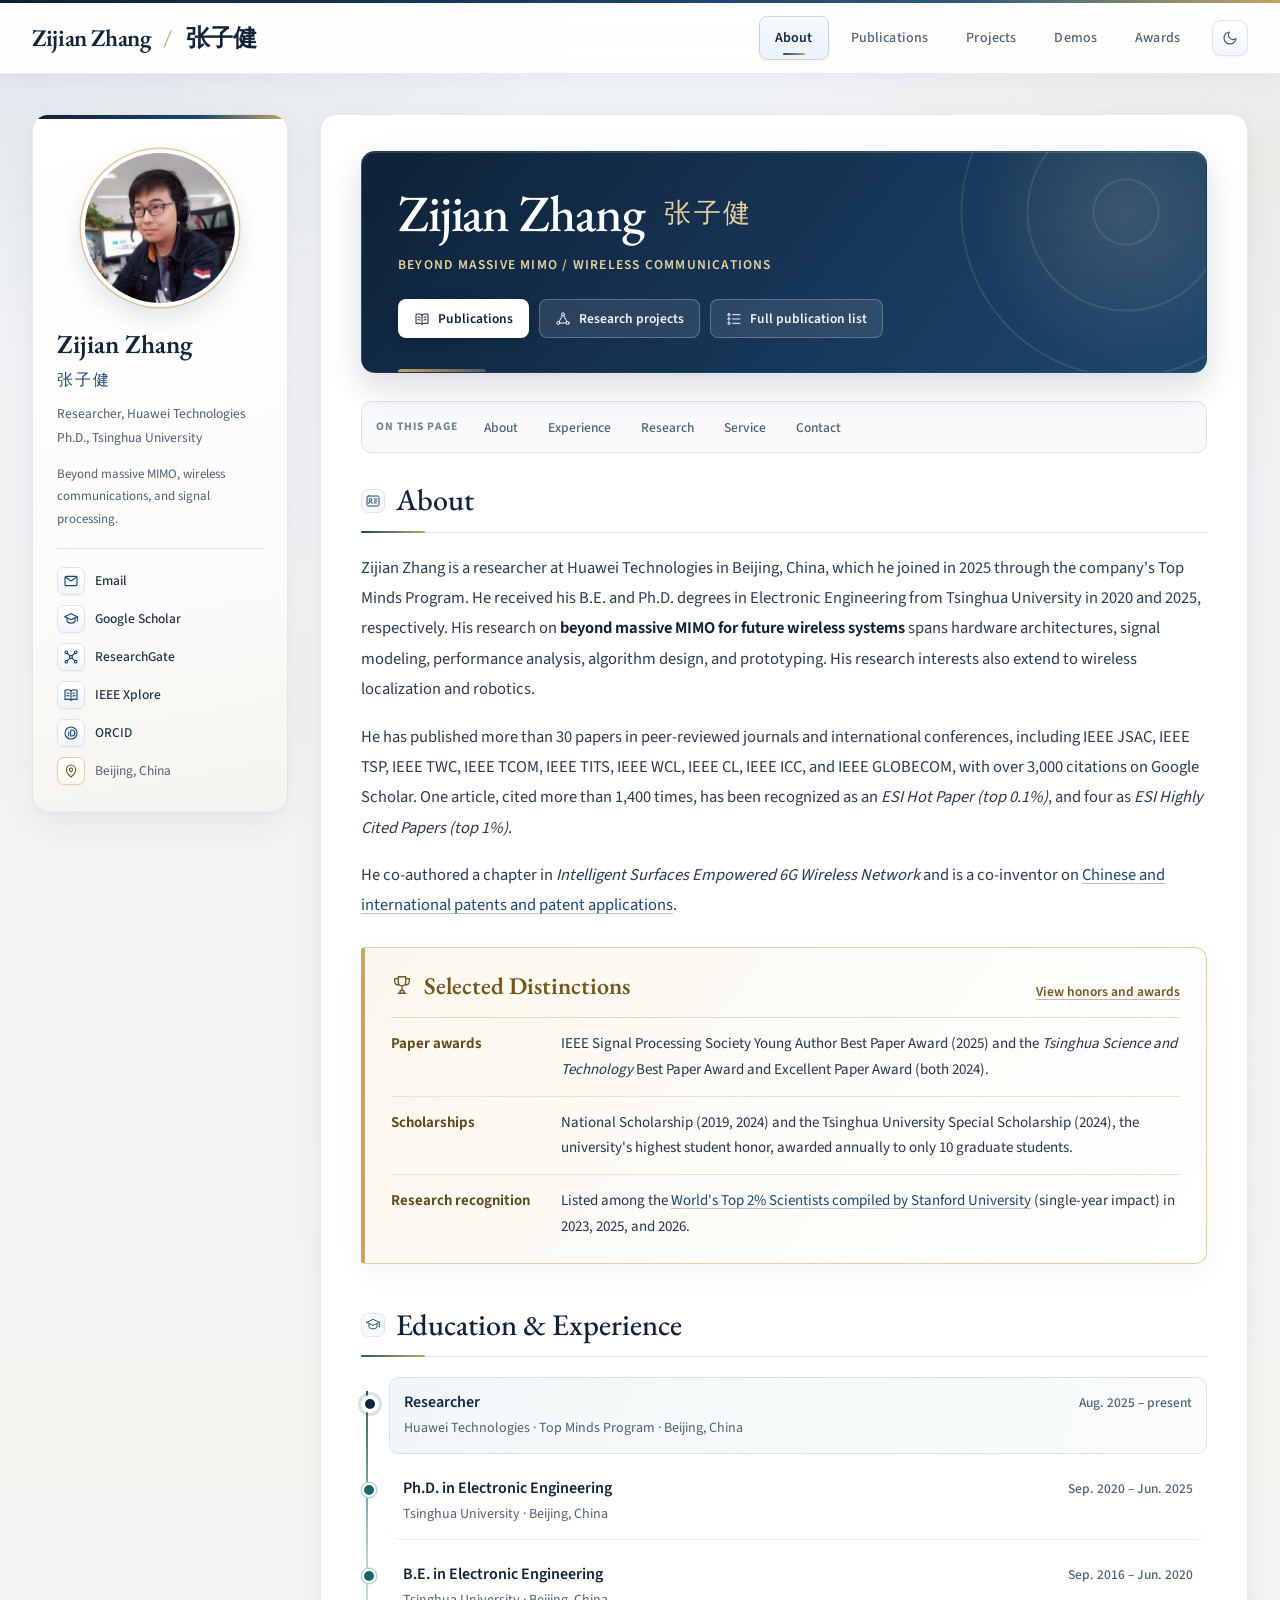
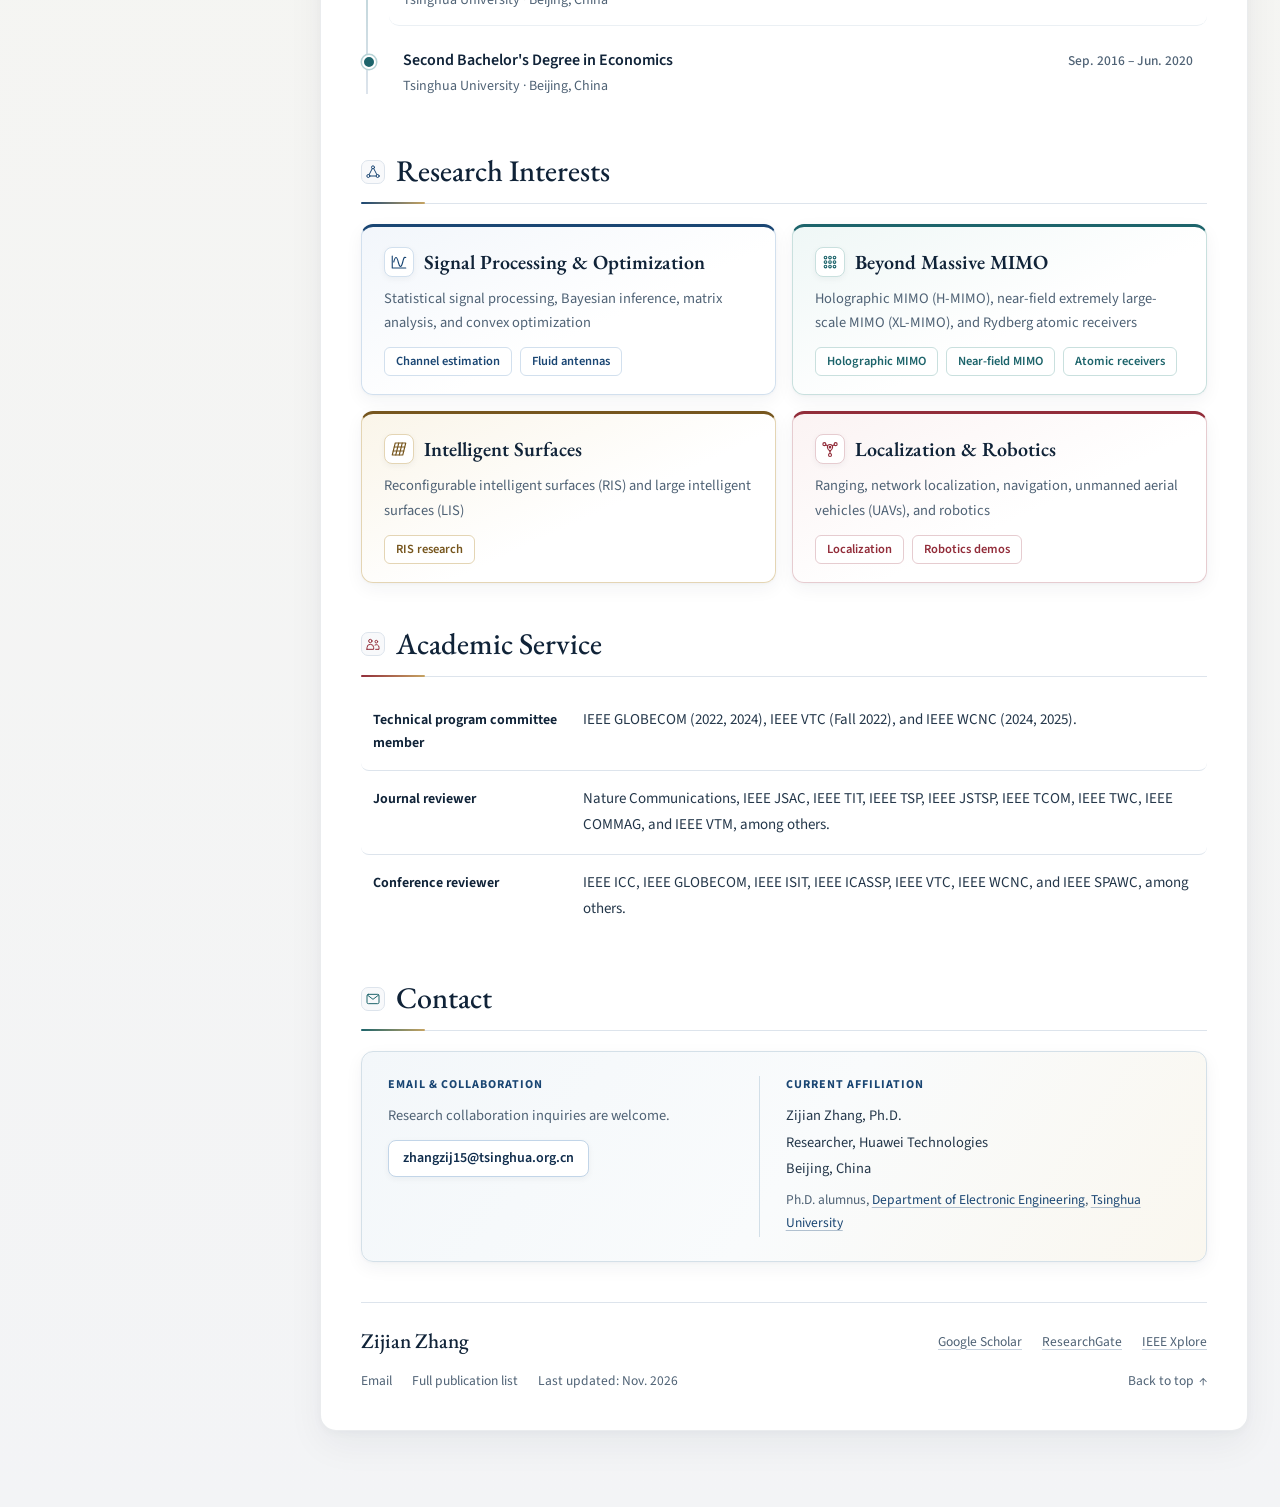
<file: index.html>
<!doctype html>
<html lang="en">
<head>
<meta charset="utf-8">
<meta name="viewport" content="width=device-width, initial-scale=1">
<meta name="description" content="Zijian Zhang's academic homepage covering wireless communications, beyond massive MIMO, signal processing, localization, and robotics.">
<link rel="canonical" href="https://zhangzij15.github.io/">
<meta property="og:type" content="profile">
<meta property="og:site_name" content="Zijian Zhang">
<meta property="og:title" content="Zijian Zhang（张子健）">
<meta property="og:description" content="Zijian Zhang's academic homepage covering wireless communications, beyond massive MIMO, signal processing, localization, and robotics.">
<meta property="og:url" content="https://zhangzij15.github.io/">
<meta property="og:image" content="https://zhangzij15.github.io/photos/ZZJ_bio3.jpg">
<meta name="twitter:card" content="summary">
<meta name="twitter:title" content="Zijian Zhang（张子健）">
<meta name="twitter:description" content="Zijian Zhang's academic homepage covering wireless communications, beyond massive MIMO, signal processing, localization, and robotics.">
<meta name="twitter:image" content="https://zhangzij15.github.io/photos/ZZJ_bio3.jpg">
<script type="application/ld+json">
{"@context":"https://schema.org","@type":"Person","name":"Zijian Zhang","alternateName":"张子健","url":"https://zhangzij15.github.io/","image":"https://zhangzij15.github.io/photos/ZZJ_bio3.jpg","email":"mailto:zhangzij15@tsinghua.org.cn","jobTitle":"Researcher","worksFor":{"@type":"Organization","name":"Huawei Technologies"},"alumniOf":{"@type":"CollegeOrUniversity","name":"Tsinghua University"},"knowsAbout":["Beyond Massive MIMO","Wireless Communications","Reconfigurable Intelligent Surfaces","Holographic MIMO","Signal Processing","Wireless Localization","Robotics"],"sameAs":["https://scholar.google.com/citations?user=OUAuynUAAAAJ&hl=en","https://www.researchgate.net/profile/Zijian-Zhang-26","https://ieeexplore.ieee.org/author/37088489917","https://orcid.org/0000-0002-1634-9077"]}
</script>
<script>(function(){try{var t=localStorage.getItem('zhangzij15-theme');if(t==='dark'||(!t&&window.matchMedia&&window.matchMedia('(prefers-color-scheme: dark)').matches)){document.documentElement.dataset.theme='dark';}}catch(e){}})();</script>
<link rel="stylesheet" href="acad-homepage.css?v=20261124-ux">
<link rel="shortcut icon" type="image/x-icon" href="Tsinghua.ico">
<title>Zijian Zhang（张子健）</title>
<script src="assets/js/site-ui.js?v=20261124" defer></script>
</head>
<body class="home-page" id="page-top">
<a class="skip-link" href="#main-content">Skip to main content</a>
<header class="site-masthead"><div class="site-masthead__inner"><a class="site-brand" href="index.html">Zijian Zhang <span>/</span> 张子健</a><nav class="site-nav" aria-label="Main navigation"><a class="current" aria-current="page" href="index.html">About</a><a href="publications.html">Publications</a><a href="projects.html">Projects</a><a href="demos.html">Demos</a><a href="awards.html">Awards</a></nav></div></header>
<main class="site-main">
<aside class="site-sidebar">
<img class="site-avatar" src="photos/ZZJ_bio3.jpg" alt="Portrait of Zijian Zhang">
<div><p class="site-author-name">Zijian Zhang<br><span style="font-weight:400">张子健</span></p><p class="site-author-bio">Researcher, Huawei Technologies<br>Ph.D., Tsinghua University</p></div>
<p class="site-profile-intro">Beyond massive MIMO, wireless communications, and signal processing.</p>
<div class="site-profile-links"><a href="mailto:zhangzij15@tsinghua.org.cn"><svg class="profile-icon" width="24" height="24" aria-hidden="true" focusable="false"><use href="assets/icons/profile.svg#email"></use></svg> Email</a><a href="https://scholar.google.com/citations?user=OUAuynUAAAAJ&amp;hl=en"><svg class="profile-icon" width="24" height="24" aria-hidden="true" focusable="false"><use href="assets/icons/profile.svg#scholar"></use></svg> Google Scholar</a><a href="https://www.researchgate.net/profile/Zijian-Zhang-26"><svg class="profile-icon" width="24" height="24" aria-hidden="true" focusable="false"><use href="assets/icons/profile.svg#research"></use></svg> ResearchGate</a><a href="https://ieeexplore.ieee.org/author/37088489917"><svg class="profile-icon" width="24" height="24" aria-hidden="true" focusable="false"><use href="assets/icons/profile.svg#publications"></use></svg> IEEE Xplore</a><a href="https://orcid.org/0000-0002-1634-9077"><svg class="profile-icon" width="24" height="24" aria-hidden="true" focusable="false"><use href="assets/icons/profile.svg#orcid"></use></svg> ORCID</a><span><svg class="profile-icon" width="24" height="24" aria-hidden="true" focusable="false"><use href="assets/icons/profile.svg#location"></use></svg> Beijing, China</span></div>
</aside>
<article class="site-content" id="main-content" tabindex="-1"><div id="layout-content"><div id="toptitle" class="home-profile">
<h1>Zijian Zhang <span lang="zh">张子健</span></h1>
<p class="home-subtitle">Beyond Massive MIMO / Wireless Communications</p>
<div class="home-quick-links"><a href="publications.html"><svg class="home-icon home-icon--link" width="17" height="17" aria-hidden="true" focusable="false"><use href="assets/icons/homepage.svg#book"></use></svg><span>Publications</span></a><a href="projects.html"><svg class="home-icon home-icon--link" width="17" height="17" aria-hidden="true" focusable="false"><use href="assets/icons/homepage.svg#research"></use></svg><span>Research projects</span></a><a href="publication-list.html"><svg class="home-icon home-icon--link" width="17" height="17" aria-hidden="true" focusable="false"><use href="assets/icons/homepage.svg#list"></use></svg><span>Full publication list</span></a></div>
</div>
<nav class="home-page-nav" aria-label="On this page"><span>On this page</span><a href="#about-heading">About</a><a href="#education-heading">Experience</a><a href="#research-interests-heading">Research</a><a href="#academic-service-heading">Service</a><a href="#contact-heading">Contact</a></nav>
<h2 class="home-section-heading" id="about-heading"><svg class="home-icon" width="26" height="26" aria-hidden="true" focusable="false"><use href="assets/icons/homepage.svg#about"></use></svg><span>About</span></h2>
<div class="home-biography">
<p>Zijian Zhang is a researcher at Huawei Technologies in Beijing, China, which he joined in 2025 through the company's Top Minds Program. He received his B.E. and Ph.D. degrees in Electronic Engineering from Tsinghua University in 2020 and 2025, respectively. His research on <strong>beyond massive MIMO for future wireless systems</strong> spans hardware architectures, signal modeling, performance analysis, algorithm design, and prototyping. His research interests also extend to wireless localization and robotics.</p>
<p>He has published more than 30 papers in peer-reviewed journals and international conferences, including IEEE JSAC, IEEE TSP, IEEE TWC, IEEE TCOM, IEEE TITS, IEEE WCL, IEEE CL, IEEE ICC, and IEEE GLOBECOM, with over 3,000 citations on Google Scholar. One article, cited more than 1,400 times, has been recognized as an <i>ESI Hot Paper (top 0.1%)</i>, and four as <i>ESI Highly Cited Papers (top 1%)</i>.</p>
<p>He co-authored a chapter in <i>Intelligent Surfaces Empowered 6G Wireless Network</i> and is a co-inventor on <a href="publications.html#international-patents">Chinese and international patents and patent applications</a>.</p>
</div>
<section class="home-distinctions" aria-labelledby="distinctions-heading">
<div class="home-section-header"><h3 class="home-section-heading" id="distinctions-heading"><svg class="home-icon home-icon--minor" width="22" height="22" aria-hidden="true" focusable="false"><use href="assets/icons/homepage.svg#award"></use></svg><span>Selected Distinctions</span></h3><a class="home-detail-link" href="awards.html">View honors and awards</a></div>
<ul>
<li><strong>Paper awards</strong><span>IEEE Signal Processing Society Young Author Best Paper Award (2025) and the <i>Tsinghua Science and Technology</i> Best Paper Award and Excellent Paper Award (both 2024).</span></li>
<li><strong>Scholarships</strong><span>National Scholarship (2019, 2024) and the Tsinghua University Special Scholarship (2024), the university's highest student honor, awarded annually to only 10 graduate students.</span></li>
<li><strong>Research recognition</strong><span>Listed among the <a href="https://www.topresearcherslist.com/Home/Profile?AuthFull=Zhang,%20Zijian&amp;FirstYear=2008">World's Top 2% Scientists compiled by Stanford University</a> (single-year impact) in 2023, 2025, and 2026.</span></li>
</ul>
</section>
<h2 class="home-section-heading" id="education-heading"><svg class="home-icon" width="26" height="26" aria-hidden="true" focusable="false"><use href="assets/icons/homepage.svg#education"></use></svg><span>Education &amp; Experience</span></h2>
<ul class="education-timeline">
<li class="timeline-current"><p><span class="timeline-title">Researcher</span><span class="timeline-institution">Huawei Technologies · Top Minds Program · Beijing, China</span><span class="timeline-period"><time datetime="2025-08">Aug. 2025</time> – present</span></p>
</li>
<li><p><span class="timeline-title">Ph.D. in Electronic Engineering</span><span class="timeline-institution">Tsinghua University · Beijing, China</span><span class="timeline-period"><time datetime="2020-09">Sep. 2020</time> – <time datetime="2025-06">Jun. 2025</time></span></p>
</li>
<li><p><span class="timeline-title">B.E. in Electronic Engineering</span><span class="timeline-institution">Tsinghua University · Beijing, China</span><span class="timeline-period"><time datetime="2016-09">Sep. 2016</time> – <time datetime="2020-06">Jun. 2020</time></span></p>
</li>
<li><p><span class="timeline-title">Second Bachelor's Degree in Economics</span><span class="timeline-institution">Tsinghua University · Beijing, China</span><span class="timeline-period"><time datetime="2016-09">Sep. 2016</time> – <time datetime="2020-06">Jun. 2020</time></span></p>
</li>
</ul>
<h2 class="home-section-heading" id="research-interests-heading"><svg class="home-icon" width="26" height="26" aria-hidden="true" focusable="false"><use href="assets/icons/homepage.svg#research"></use></svg><span>Research Interests</span></h2>
<ul class="research-interest-grid">
<li><h3><svg class="research-icon" width="24" height="24" aria-hidden="true" focusable="false"><use href="assets/icons/research.svg#signal"></use></svg><span>Signal Processing &amp; Optimization</span></h3><p>Statistical signal processing, Bayesian inference, matrix analysis, and convex optimization</p><div class="research-topic-links"><a href="projects.html#channel-estimation">Channel estimation</a><a href="projects.html#fluid-antennas">Fluid antennas</a></div>
</li>
<li><h3><svg class="research-icon" width="24" height="24" aria-hidden="true" focusable="false"><use href="assets/icons/research.svg#array"></use></svg><span>Beyond Massive MIMO</span></h3><p>Holographic MIMO (H-MIMO), near-field extremely large-scale MIMO (XL-MIMO), and Rydberg atomic receivers</p><div class="research-topic-links"><a href="projects.html#holographic-mimo">Holographic MIMO</a><a href="projects.html#near-field">Near-field MIMO</a><a href="projects.html#atomic-receivers">Atomic receivers</a></div>
</li>
<li><h3><svg class="research-icon" width="24" height="24" aria-hidden="true" focusable="false"><use href="assets/icons/research.svg#surface"></use></svg><span>Intelligent Surfaces</span></h3><p>Reconfigurable intelligent surfaces (RIS) and large intelligent surfaces (LIS)</p><div class="research-topic-links"><a href="projects.html#intelligent-surfaces">RIS research</a></div>
</li>
<li><h3><svg class="research-icon" width="24" height="24" aria-hidden="true" focusable="false"><use href="assets/icons/research.svg#localization"></use></svg><span>Localization &amp; Robotics</span></h3><p>Ranging, network localization, navigation, unmanned aerial vehicles (UAVs), and robotics</p><div class="research-topic-links"><a href="projects.html#localization-radio-maps">Localization</a><a href="demos.html">Robotics demos</a></div>
</li>
</ul>
<h2 class="home-section-heading" id="academic-service-heading"><svg class="home-icon" width="26" height="26" aria-hidden="true" focusable="false"><use href="assets/icons/homepage.svg#service"></use></svg><span>Academic Service</span></h2>
<ul class="service-list">
<li><p><span class="service-label">Technical program committee member</span><span>IEEE GLOBECOM (2022, 2024), IEEE VTC (Fall 2022), and IEEE WCNC (2024, 2025).</span></p>
</li>
<li><p><span class="service-label">Journal reviewer</span><span>Nature Communications, IEEE JSAC, IEEE TIT, IEEE TSP, IEEE JSTSP, IEEE TCOM, IEEE TWC, IEEE COMMAG, and IEEE VTM, among others.</span></p>
</li>
<li><p><span class="service-label">Conference reviewer</span><span>IEEE ICC, IEEE GLOBECOM, IEEE ISIT, IEEE ICASSP, IEEE VTC, IEEE WCNC, and IEEE SPAWC, among others.</span></p>
</li>
</ul>
<h2 class="home-section-heading" id="contact-heading"><svg class="home-icon" width="26" height="26" aria-hidden="true" focusable="false"><use href="assets/icons/homepage.svg#contact"></use></svg><span>Contact</span></h2>
<div class="home-contact-grid">
<section class="home-contact-email" aria-labelledby="email-heading">
<h3 id="email-heading">Email &amp; Collaboration</h3>
<p>Research collaboration inquiries are welcome.</p>
<a class="home-email-link" href="mailto:zhangzij15@tsinghua.org.cn">zhangzij15@tsinghua.org.cn</a>
</section>
<section class="home-contact-address" aria-labelledby="address-heading">
<h3 id="address-heading">Current Affiliation</h3>
<address>Zijian Zhang, Ph.D.<br>
Researcher, Huawei Technologies<br>
Beijing, China<br>
<span class="home-contact-alumni">Ph.D. alumnus, <a href="https://www.ee.tsinghua.edu.cn/en/">Department of Electronic Engineering</a>, <a href="https://www.tsinghua.edu.cn/">Tsinghua University</a></span></address>
</section>
</div>
</div><footer class="site-footer"><div class="home-footer-top"><span>Zijian Zhang</span><nav class="home-links" aria-label="Academic profiles"><a href="https://scholar.google.com/citations?user=OUAuynUAAAAJ&amp;hl=en">Google Scholar</a><a href="https://www.researchgate.net/profile/Zijian-Zhang-26">ResearchGate</a><a href="https://ieeexplore.ieee.org/author/37088489917">IEEE Xplore</a></nav></div><div class="home-footer-bottom"><a href="mailto:zhangzij15@tsinghua.org.cn">Email</a><a href="publication-list.html">Full publication list</a><span class="home-updated">Last updated: <time datetime="2026-11">Nov. 2026</time></span><a class="home-back-to-top" href="#page-top">Back to top <span aria-hidden="true">↑</span></a></div></footer></article>
</main>
</body>
</html>
</file>
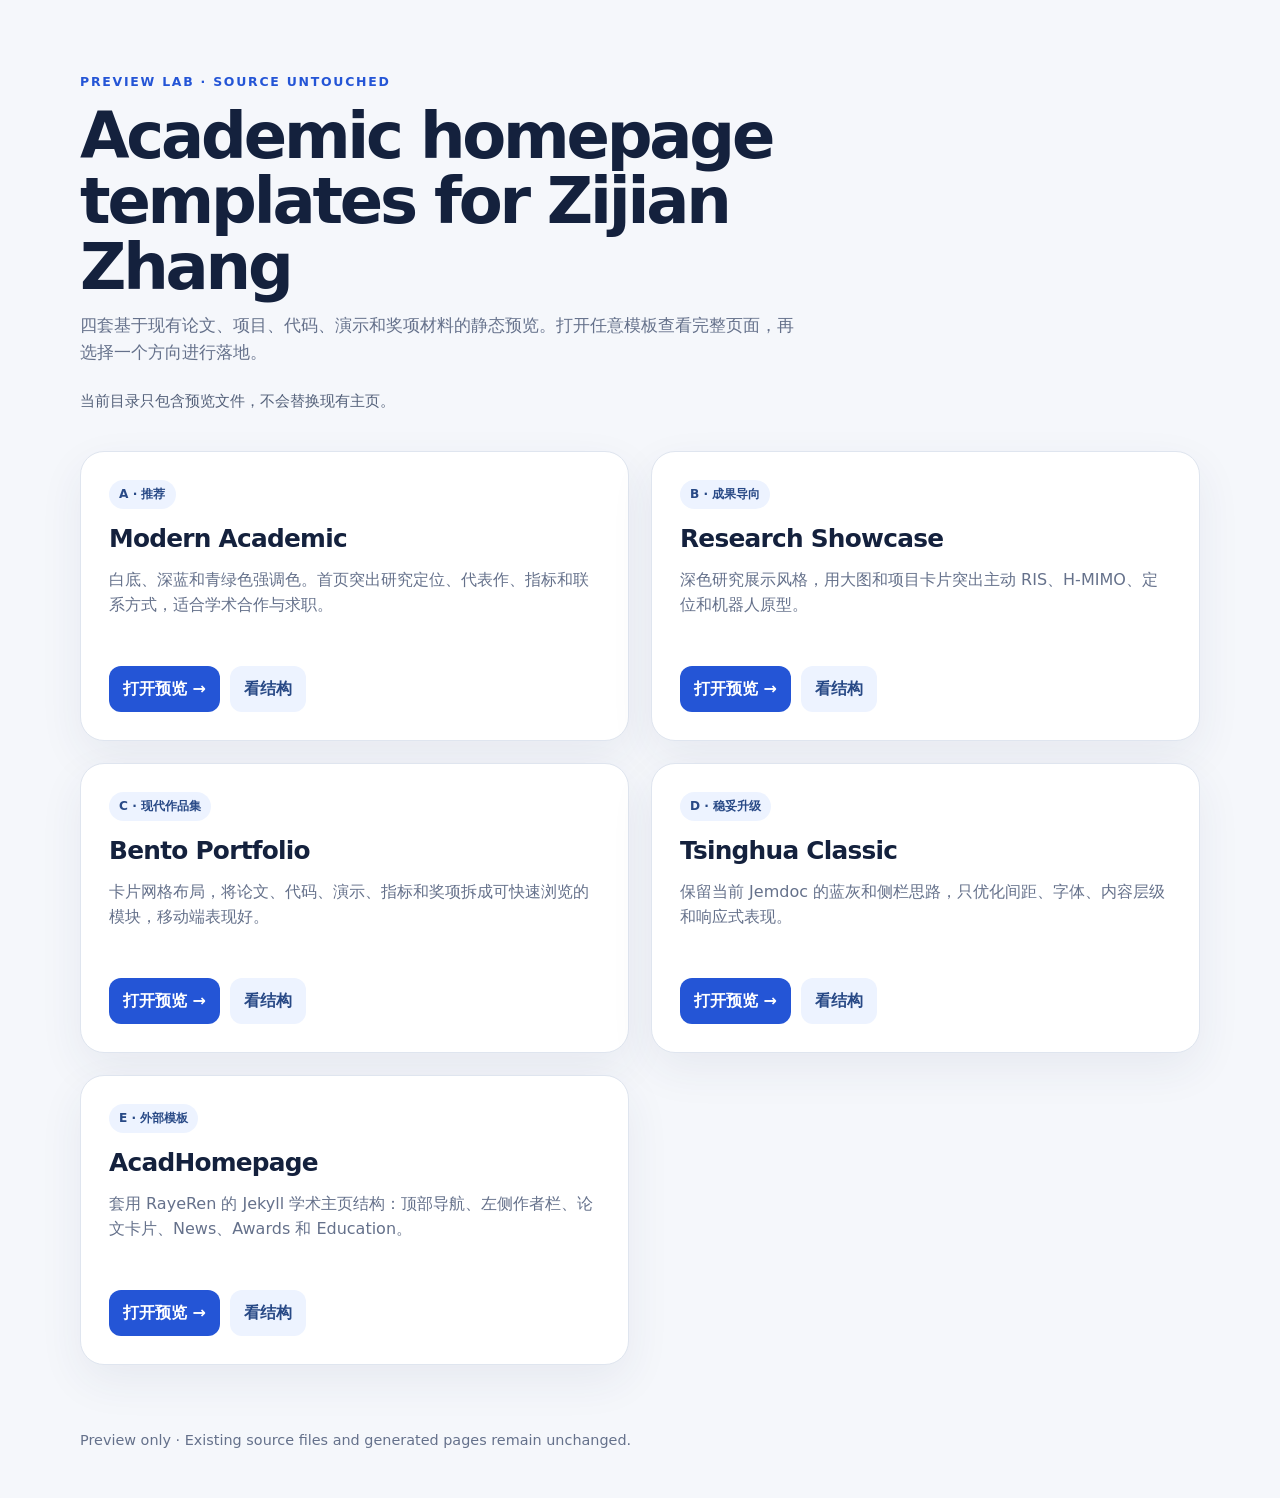
<file: preview-templates/index.html>
<!doctype html>
<html lang="zh-CN">
<head>
  <meta charset="utf-8">
  <meta name="viewport" content="width=device-width, initial-scale=1">
  <title>Academic Homepage Preview Lab</title>
  <style>
    :root { --ink:#14213d; --muted:#65718b; --line:#dfe5ef; --paper:#fff; --wash:#f5f7fb; --blue:#2455d6; --teal:#16a6a1; }
    * { box-sizing:border-box; }
    body { margin:0; color:var(--ink); background:var(--wash); font:16px/1.6 Inter, ui-sans-serif, system-ui, -apple-system, BlinkMacSystemFont, "Segoe UI", sans-serif; }
    .wrap { width:min(1120px, calc(100% - 40px)); margin:0 auto; }
    header { padding:72px 0 38px; }
    .eyebrow { color:var(--blue); font-size:.78rem; font-weight:800; letter-spacing:.14em; text-transform:uppercase; }
    h1 { max-width:760px; margin:12px 0; font-size:clamp(2.25rem, 5vw, 4.6rem); line-height:1.02; letter-spacing:-.05em; }
    header p { max-width:720px; color:var(--muted); font-size:1.08rem; margin:0; }
    .note { margin-top:22px; color:#536079; font-size:.92rem; }
    .grid { display:grid; grid-template-columns:repeat(2, minmax(0, 1fr)); gap:22px; padding-bottom:64px; }
    .card { display:flex; min-height:290px; flex-direction:column; justify-content:space-between; padding:28px; border:1px solid var(--line); border-radius:24px; background:var(--paper); box-shadow:0 16px 45px rgba(36,55,94,.07); transition:transform .2s ease, box-shadow .2s ease; }
    .card:hover { transform:translateY(-4px); box-shadow:0 20px 55px rgba(36,55,94,.13); }
    .card h2 { margin:10px 0 8px; font-size:1.55rem; letter-spacing:-.03em; }
    .card p { margin:0; color:var(--muted); }
    .tag { display:inline-flex; width:max-content; padding:5px 10px; border-radius:999px; color:#284986; background:#edf3ff; font-size:.76rem; font-weight:700; }
    .links { display:flex; flex-wrap:wrap; gap:10px; margin-top:24px; }
    a { color:var(--blue); text-decoration:none; font-weight:700; }
    .button { display:inline-flex; align-items:center; padding:10px 14px; border-radius:12px; color:#fff; background:var(--blue); }
    .button.alt { color:#284986; background:#edf3ff; }
    footer { padding:0 0 46px; color:var(--muted); font-size:.9rem; }
    @media (max-width:720px) { .wrap { width:min(100% - 28px, 560px); } .grid { grid-template-columns:1fr; } header { padding-top:44px; } }
  </style>
</head>
<body>
  <main class="wrap">
    <header>
      <div class="eyebrow">Preview lab · source untouched</div>
      <h1>Academic homepage templates for Zijian Zhang</h1>
      <p>四套基于现有论文、项目、代码、演示和奖项材料的静态预览。打开任意模板查看完整页面，再选择一个方向进行落地。</p>
      <div class="note">当前目录只包含预览文件，不会替换现有主页。</div>
    </header>
    <section class="grid" aria-label="Homepage templates">
      <article class="card">
        <div><span class="tag">A · 推荐</span><h2>Modern Academic</h2><p>白底、深蓝和青绿色强调色。首页突出研究定位、代表作、指标和联系方式，适合学术合作与求职。</p></div>
        <div class="links"><a class="button" href="modern-academic.html">打开预览 →</a><a class="button alt" href="modern-academic.html#research">看结构</a></div>
      </article>
      <article class="card">
        <div><span class="tag">B · 成果导向</span><h2>Research Showcase</h2><p>深色研究展示风格，用大图和项目卡片突出主动 RIS、H-MIMO、定位和机器人原型。</p></div>
        <div class="links"><a class="button" href="research-showcase.html">打开预览 →</a><a class="button alt" href="research-showcase.html#directions">看结构</a></div>
      </article>
      <article class="card">
        <div><span class="tag">C · 现代作品集</span><h2>Bento Portfolio</h2><p>卡片网格布局，将论文、代码、演示、指标和奖项拆成可快速浏览的模块，移动端表现好。</p></div>
        <div class="links"><a class="button" href="bento-portfolio.html">打开预览 →</a><a class="button alt" href="bento-portfolio.html#research">看结构</a></div>
      </article>
      <article class="card">
        <div><span class="tag">D · 稳妥升级</span><h2>Tsinghua Classic</h2><p>保留当前 Jemdoc 的蓝灰和侧栏思路，只优化间距、字体、内容层级和响应式表现。</p></div>
        <div class="links"><a class="button" href="tsinghua-classic.html">打开预览 →</a><a class="button alt" href="tsinghua-classic.html#about">看结构</a></div>
      </article>
      <article class="card">
        <div><span class="tag">E · 外部模板</span><h2>AcadHomepage</h2><p>套用 RayeRen 的 Jekyll 学术主页结构：顶部导航、左侧作者栏、论文卡片、News、Awards 和 Education。</p></div>
        <div class="links"><a class="button" href="acad-homepage.html">打开预览 →</a><a class="button alt" href="acad-homepage.html#publications">看结构</a></div>
      </article>
    </section>
    <footer>Preview only · Existing source files and generated pages remain unchanged.</footer>
  </main>
</body>
</html>
</file>
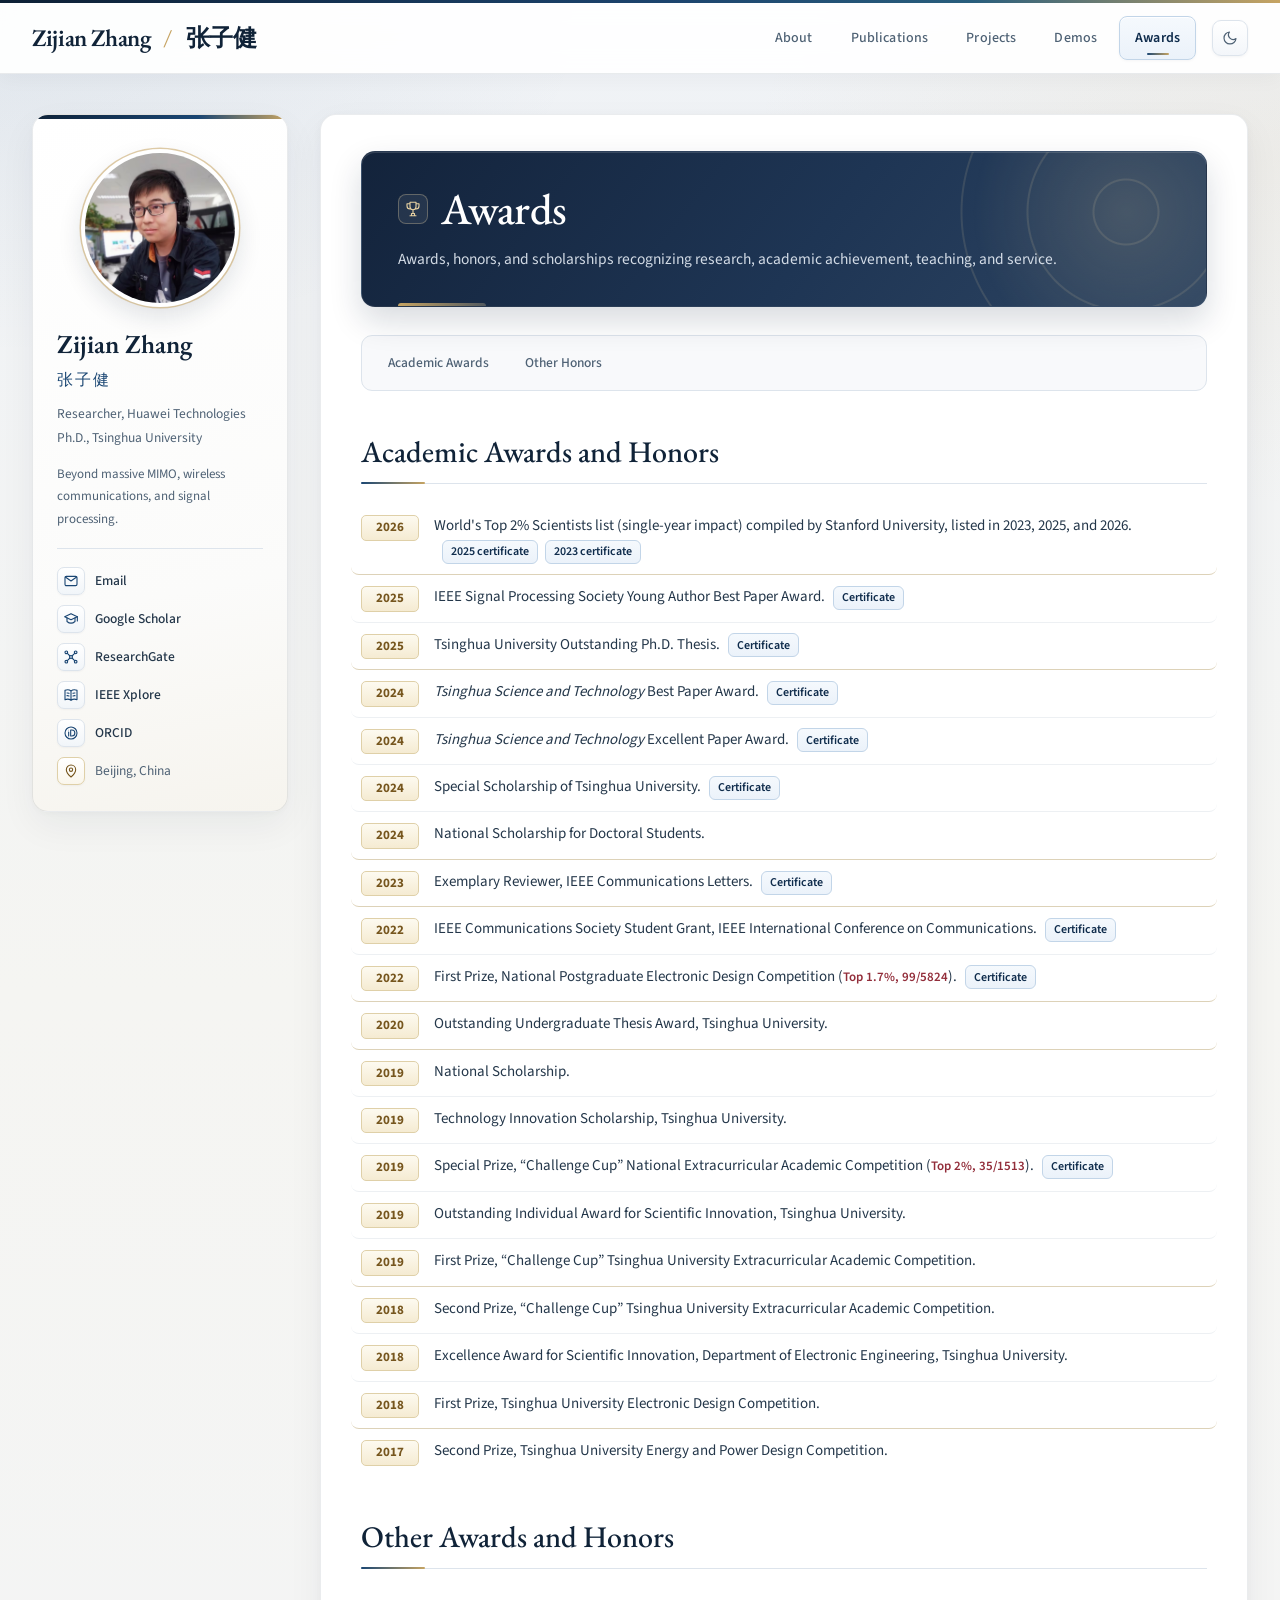
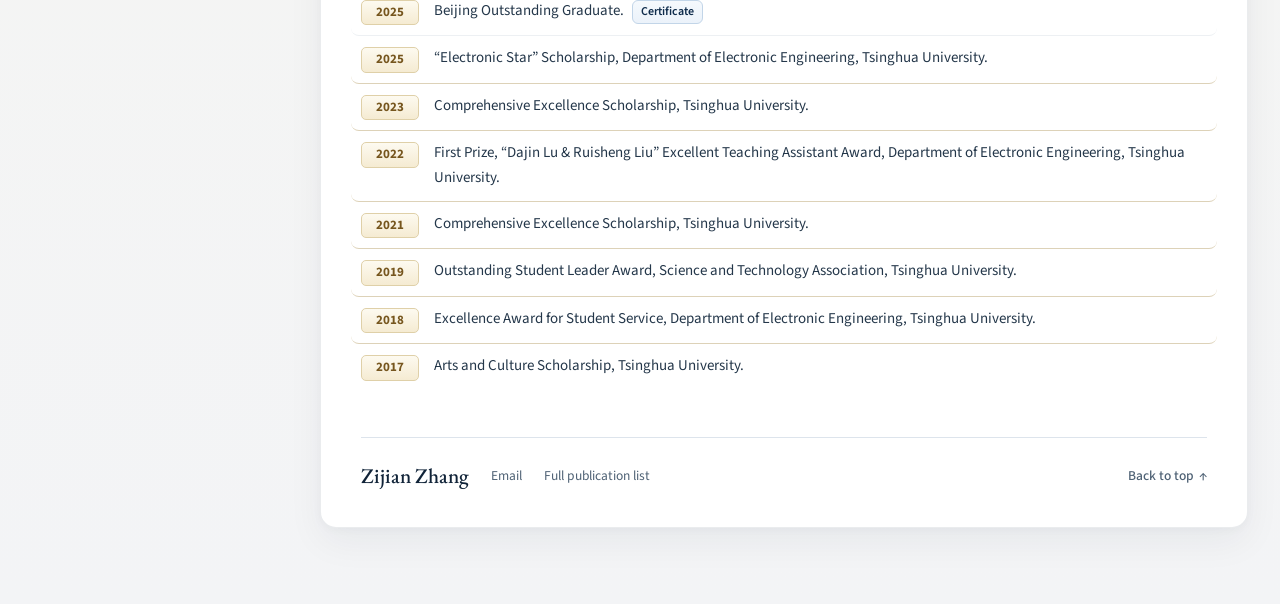
<file: awards.html>
<!doctype html>
<html lang="en">
<head>
<meta charset="utf-8">
<meta name="viewport" content="width=device-width, initial-scale=1">
<meta name="description" content="Academic awards, honors, scholarships, and certificates of Zijian Zhang.">
<link rel="canonical" href="https://zhangzij15.github.io/awards.html">
<meta property="og:type" content="website">
<meta property="og:site_name" content="Zijian Zhang">
<meta property="og:title" content="Awards &amp; Honors | Zijian Zhang">
<meta property="og:description" content="Academic awards, honors, scholarships, and certificates of Zijian Zhang.">
<meta property="og:url" content="https://zhangzij15.github.io/awards.html">
<meta property="og:image" content="https://zhangzij15.github.io/photos/ZZJ_bio3.jpg">
<meta name="twitter:card" content="summary">
<meta name="twitter:title" content="Awards &amp; Honors | Zijian Zhang">
<meta name="twitter:description" content="Academic awards, honors, scholarships, and certificates of Zijian Zhang.">
<meta name="twitter:image" content="https://zhangzij15.github.io/photos/ZZJ_bio3.jpg">
<script>(function(){try{var t=localStorage.getItem('zhangzij15-theme');if(t==='dark'||(!t&&window.matchMedia&&window.matchMedia('(prefers-color-scheme: dark)').matches)){document.documentElement.dataset.theme='dark';}}catch(e){}})();</script>
<link rel="stylesheet" href="acad-homepage.css?v=20261124-ux">
<link rel="shortcut icon" type="image/x-icon" href="Tsinghua.ico">
<title>Awards &amp; Honors | Zijian Zhang</title>
<script src="assets/js/site-ui.js?v=20261124" defer></script>
</head>
<body class="awards-page academic-subpage" id="page-top">
<a class="skip-link" href="#main-content">Skip to main content</a>
<header class="site-masthead"><div class="site-masthead__inner"><a class="site-brand" href="index.html">Zijian Zhang <span>/</span> 张子健</a><nav class="site-nav" aria-label="Main navigation"><a href="index.html">About</a><a href="publications.html">Publications</a><a href="projects.html">Projects</a><a href="demos.html">Demos</a><a class="current" aria-current="page" href="awards.html">Awards</a></nav></div></header>
<main class="site-main">
<aside class="site-sidebar">
<img class="site-avatar" src="photos/ZZJ_bio3.jpg" alt="Portrait of Zijian Zhang">
<div><h2 class="site-author-name">Zijian Zhang<br><span style="font-weight:400">张子健</span></h2><p class="site-author-bio">Researcher, Huawei Technologies<br>Ph.D., Tsinghua University</p></div>
<p class="site-profile-intro">Beyond massive MIMO, wireless communications, and signal processing.</p>
<div class="site-profile-links"><a href="mailto:zhangzij15@tsinghua.org.cn"><svg class="profile-icon" width="24" height="24" aria-hidden="true" focusable="false"><use href="assets/icons/profile.svg#email"></use></svg> Email</a><a href="https://scholar.google.com/citations?user=OUAuynUAAAAJ&amp;hl=en"><svg class="profile-icon" width="24" height="24" aria-hidden="true" focusable="false"><use href="assets/icons/profile.svg#scholar"></use></svg> Google Scholar</a><a href="https://www.researchgate.net/profile/Zijian-Zhang-26"><svg class="profile-icon" width="24" height="24" aria-hidden="true" focusable="false"><use href="assets/icons/profile.svg#research"></use></svg> ResearchGate</a><a href="https://ieeexplore.ieee.org/author/37088489917"><svg class="profile-icon" width="24" height="24" aria-hidden="true" focusable="false"><use href="assets/icons/profile.svg#publications"></use></svg> IEEE Xplore</a><a href="https://orcid.org/0000-0002-1634-9077"><svg class="profile-icon" width="24" height="24" aria-hidden="true" focusable="false"><use href="assets/icons/profile.svg#orcid"></use></svg> ORCID</a><span><svg class="profile-icon" width="24" height="24" aria-hidden="true" focusable="false"><use href="assets/icons/profile.svg#location"></use></svg> Beijing, China</span></div>
</aside>
<article class="site-content" id="main-content" tabindex="-1"><div id="layout-content"><div id="toptitle">
<h1><svg class="page-hero-icon" width="30" height="30" aria-hidden="true" focusable="false"><use href="assets/icons/homepage.svg#award"></use></svg><span>Awards</span></h1>
<p class="page-intro">Awards, honors, and scholarships recognizing research, academic achievement, teaching, and service.</p>
</div>
<nav class="section-nav" aria-label="Awards sections"><a href="#academic-awards">Academic Awards</a><a href="#other-honors">Other Honors</a></nav>
<section class="award-section" id="academic-awards" aria-labelledby="academic-awards-title">
<h2 id="academic-awards-title">Academic Awards and Honors</h2>
<ul class="award-list">
<li class="award-year-end"><time class="award-year" datetime="2026">2026</time><div class="award-content"><p>World's Top 2% Scientists list (single-year impact) compiled by Stanford University, listed in 2023, 2025, and 2026.</p><div class="award-resources"><a href="awards/WTop2_v2.png">2025 certificate</a><a href="awards/WTop2.pdf">2023 certificate</a></div></div>
</li>
<li><time class="award-year" datetime="2025">2025</time><div class="award-content"><p>IEEE Signal Processing Society Young Author Best Paper Award.</p><div class="award-resources"><a href="awards/IEEE_SPS_Young_Author_2025.png">Certificate</a></div></div>
</li>
<li class="award-year-end"><time class="award-year" datetime="2025">2025</time><div class="award-content"><p>Tsinghua University Outstanding Ph.D. Thesis.</p><div class="award-resources"><a href="awards/Thesis.pdf">Certificate</a></div></div>
</li>
<li><time class="award-year" datetime="2024">2024</time><div class="award-content"><p><i>Tsinghua Science and Technology</i> Best Paper Award.</p><div class="award-resources"><a href="awards/TST_best.jpg">Certificate</a></div></div>
</li>
<li><time class="award-year" datetime="2024">2024</time><div class="award-content"><p><i>Tsinghua Science and Technology</i> Excellent Paper Award.</p><div class="award-resources"><a href="awards/TST_exce.jpg">Certificate</a></div></div>
</li>
<li><time class="award-year" datetime="2024">2024</time><div class="award-content"><p>Special Scholarship of Tsinghua University.</p><div class="award-resources"><a href="awards/SAW.pdf">Certificate</a></div></div>
</li>
<li class="award-year-end"><time class="award-year" datetime="2024">2024</time><div class="award-content"><p>National Scholarship for Doctoral Students.</p></div>
</li>
<li class="award-year-end"><time class="award-year" datetime="2023">2023</time><div class="award-content"><p>Exemplary Reviewer, IEEE Communications Letters.</p><div class="award-resources"><a href="awards/CL_Out.pdf">Certificate</a></div></div>
</li>
<li><time class="award-year" datetime="2022">2022</time><div class="award-content"><p>IEEE Communications Society Student Grant, IEEE International Conference on Communications.</p><div class="award-resources"><a href="awards/ICC22_grant.pdf">Certificate</a></div></div>
</li>
<li class="award-year-end"><time class="award-year" datetime="2022">2022</time><div class="award-content"><p>First Prize, National Postgraduate Electronic Design Competition (<span class="award-note">Top 1.7%, 99/5824</span>).</p><div class="award-resources"><a href="awards/EDC22.pdf">Certificate</a></div></div>
</li>
<li class="award-year-end"><time class="award-year" datetime="2020">2020</time><div class="award-content"><p>Outstanding Undergraduate Thesis Award, Tsinghua University.</p></div>
</li>
<li><time class="award-year" datetime="2019">2019</time><div class="award-content"><p>National Scholarship.</p></div>
</li>
<li><time class="award-year" datetime="2019">2019</time><div class="award-content"><p>Technology Innovation Scholarship, Tsinghua University.</p></div>
</li>
<li><time class="award-year" datetime="2019">2019</time><div class="award-content"><p>Special Prize, &ldquo;Challenge Cup&rdquo; National Extracurricular Academic Competition (<span class="award-note">Top 2%, 35/1513</span>).</p><div class="award-resources"><a href="awards/Special_Prize_Challenge_Cup.jpg">Certificate</a></div></div>
</li>
<li><time class="award-year" datetime="2019">2019</time><div class="award-content"><p>Outstanding Individual Award for Scientific Innovation, Tsinghua University.</p></div>
</li>
<li class="award-year-end"><time class="award-year" datetime="2019">2019</time><div class="award-content"><p>First Prize, &ldquo;Challenge Cup&rdquo; Tsinghua University Extracurricular Academic Competition.</p></div>
</li>
<li><time class="award-year" datetime="2018">2018</time><div class="award-content"><p>Second Prize, &ldquo;Challenge Cup&rdquo; Tsinghua University Extracurricular Academic Competition.</p></div>
</li>
<li><time class="award-year" datetime="2018">2018</time><div class="award-content"><p>Excellence Award for Scientific Innovation, Department of Electronic Engineering, Tsinghua University.</p></div>
</li>
<li class="award-year-end"><time class="award-year" datetime="2018">2018</time><div class="award-content"><p>First Prize, Tsinghua University Electronic Design Competition.</p></div>
</li>
<li class="award-year-end"><time class="award-year" datetime="2017">2017</time><div class="award-content"><p>Second Prize, Tsinghua University Energy and Power Design Competition.</p></div>
</li>
</ul>
</section>
<section class="award-section" id="other-honors" aria-labelledby="other-honors-title">
<h2 id="other-honors-title">Other Awards and Honors</h2>
<ul class="award-list">
<li><time class="award-year" datetime="2025">2025</time><div class="award-content"><p>Beijing Outstanding Graduate.</p><div class="award-resources"><a href="awards/Beijing.jpg">Certificate</a></div></div>
</li>
<li class="award-year-end"><time class="award-year" datetime="2025">2025</time><div class="award-content"><p>&ldquo;Electronic Star&rdquo; Scholarship, Department of Electronic Engineering, Tsinghua University.</p></div>
</li>
<li class="award-year-end"><time class="award-year" datetime="2023">2023</time><div class="award-content"><p>Comprehensive Excellence Scholarship, Tsinghua University.</p></div>
</li>
<li class="award-year-end"><time class="award-year" datetime="2022">2022</time><div class="award-content"><p>First Prize, &ldquo;Dajin Lu &amp; Ruisheng Liu&rdquo; Excellent Teaching Assistant Award, Department of Electronic Engineering, Tsinghua University.</p></div>
</li>
<li class="award-year-end"><time class="award-year" datetime="2021">2021</time><div class="award-content"><p>Comprehensive Excellence Scholarship, Tsinghua University.</p></div>
</li>
<li class="award-year-end"><time class="award-year" datetime="2019">2019</time><div class="award-content"><p>Outstanding Student Leader Award, Science and Technology Association, Tsinghua University.</p></div>
</li>
<li class="award-year-end"><time class="award-year" datetime="2018">2018</time><div class="award-content"><p>Excellence Award for Student Service, Department of Electronic Engineering, Tsinghua University.</p></div>
</li>
<li class="award-year-end"><time class="award-year" datetime="2017">2017</time><div class="award-content"><p>Arts and Culture Scholarship, Tsinghua University.</p></div>
</li>
</ul>
</section></div><footer class="site-footer"><span>Zijian Zhang</span><a href="mailto:zhangzij15@tsinghua.org.cn">Email</a><a href="publication-list.html">Full publication list</a><a class="site-back-to-top" href="#page-top">Back to top <span aria-hidden="true">↑</span></a></footer></article>
</main>
</body>
</html>
</file>
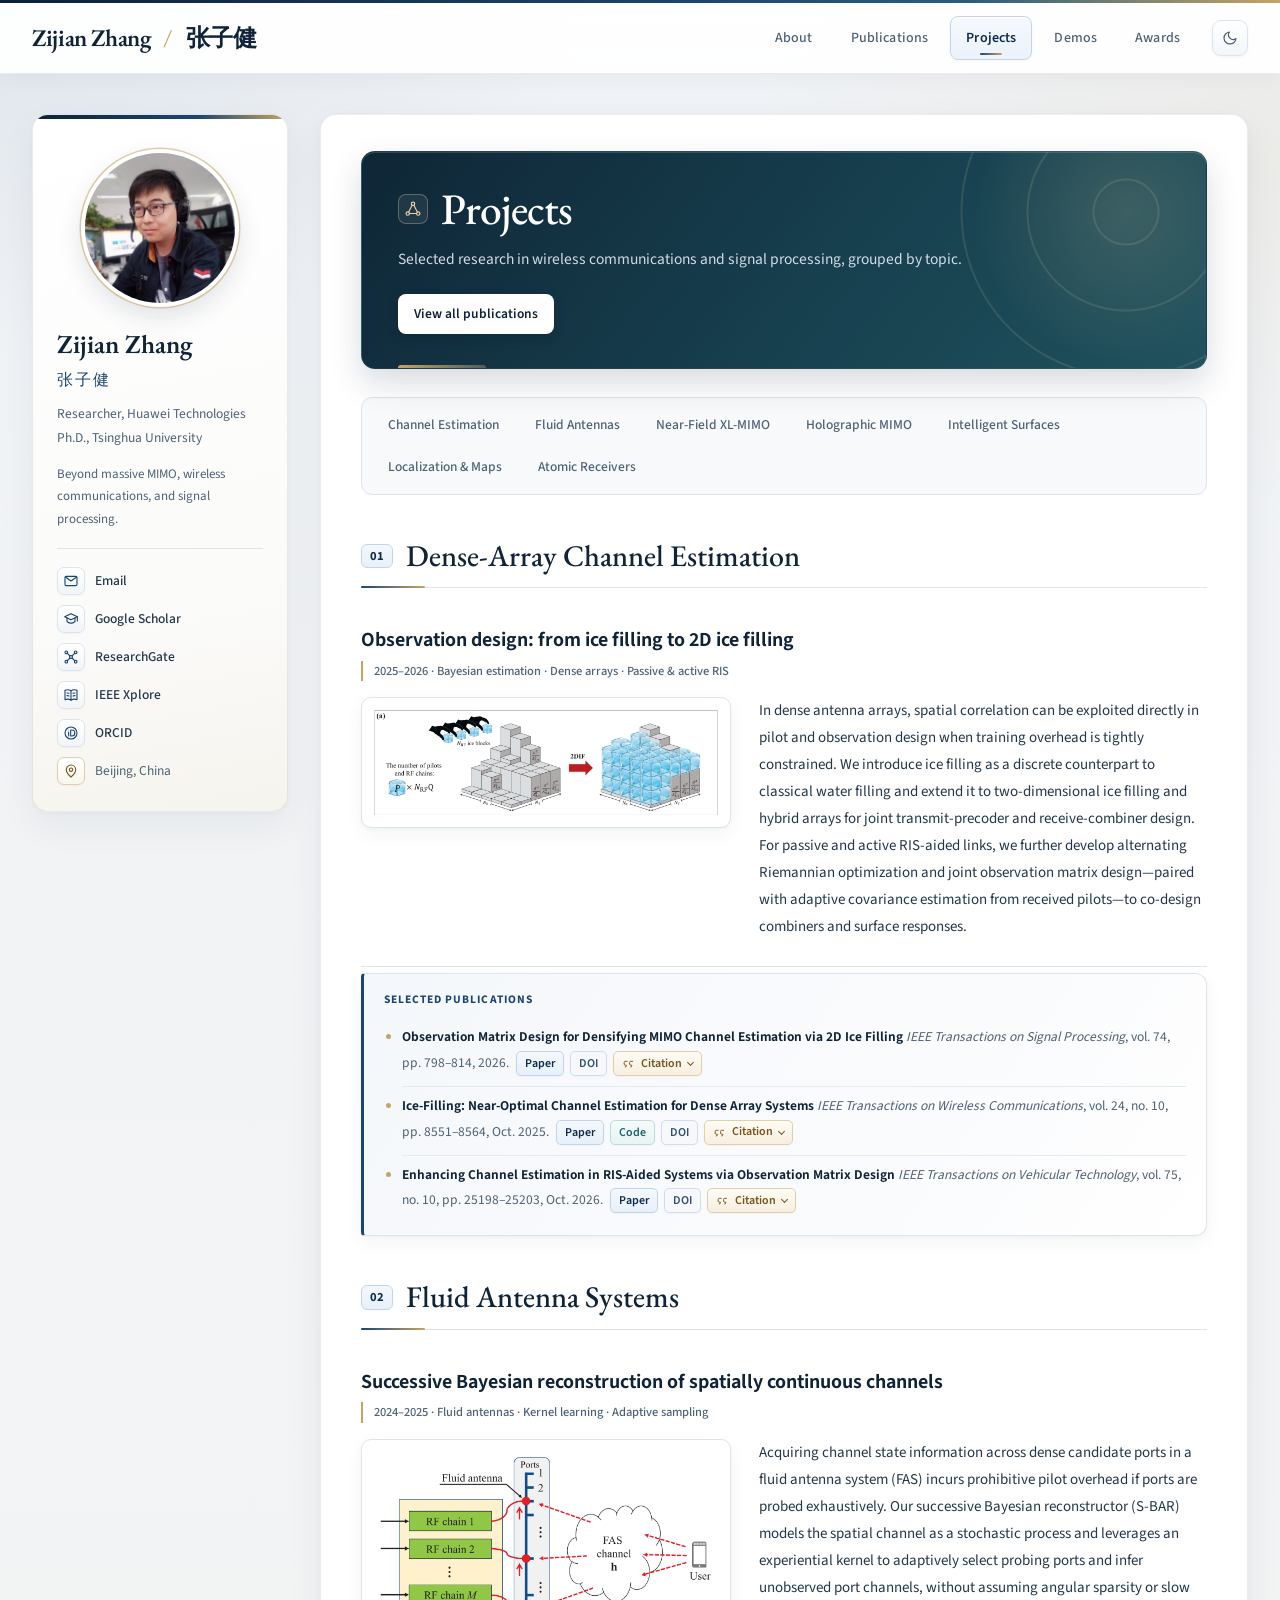
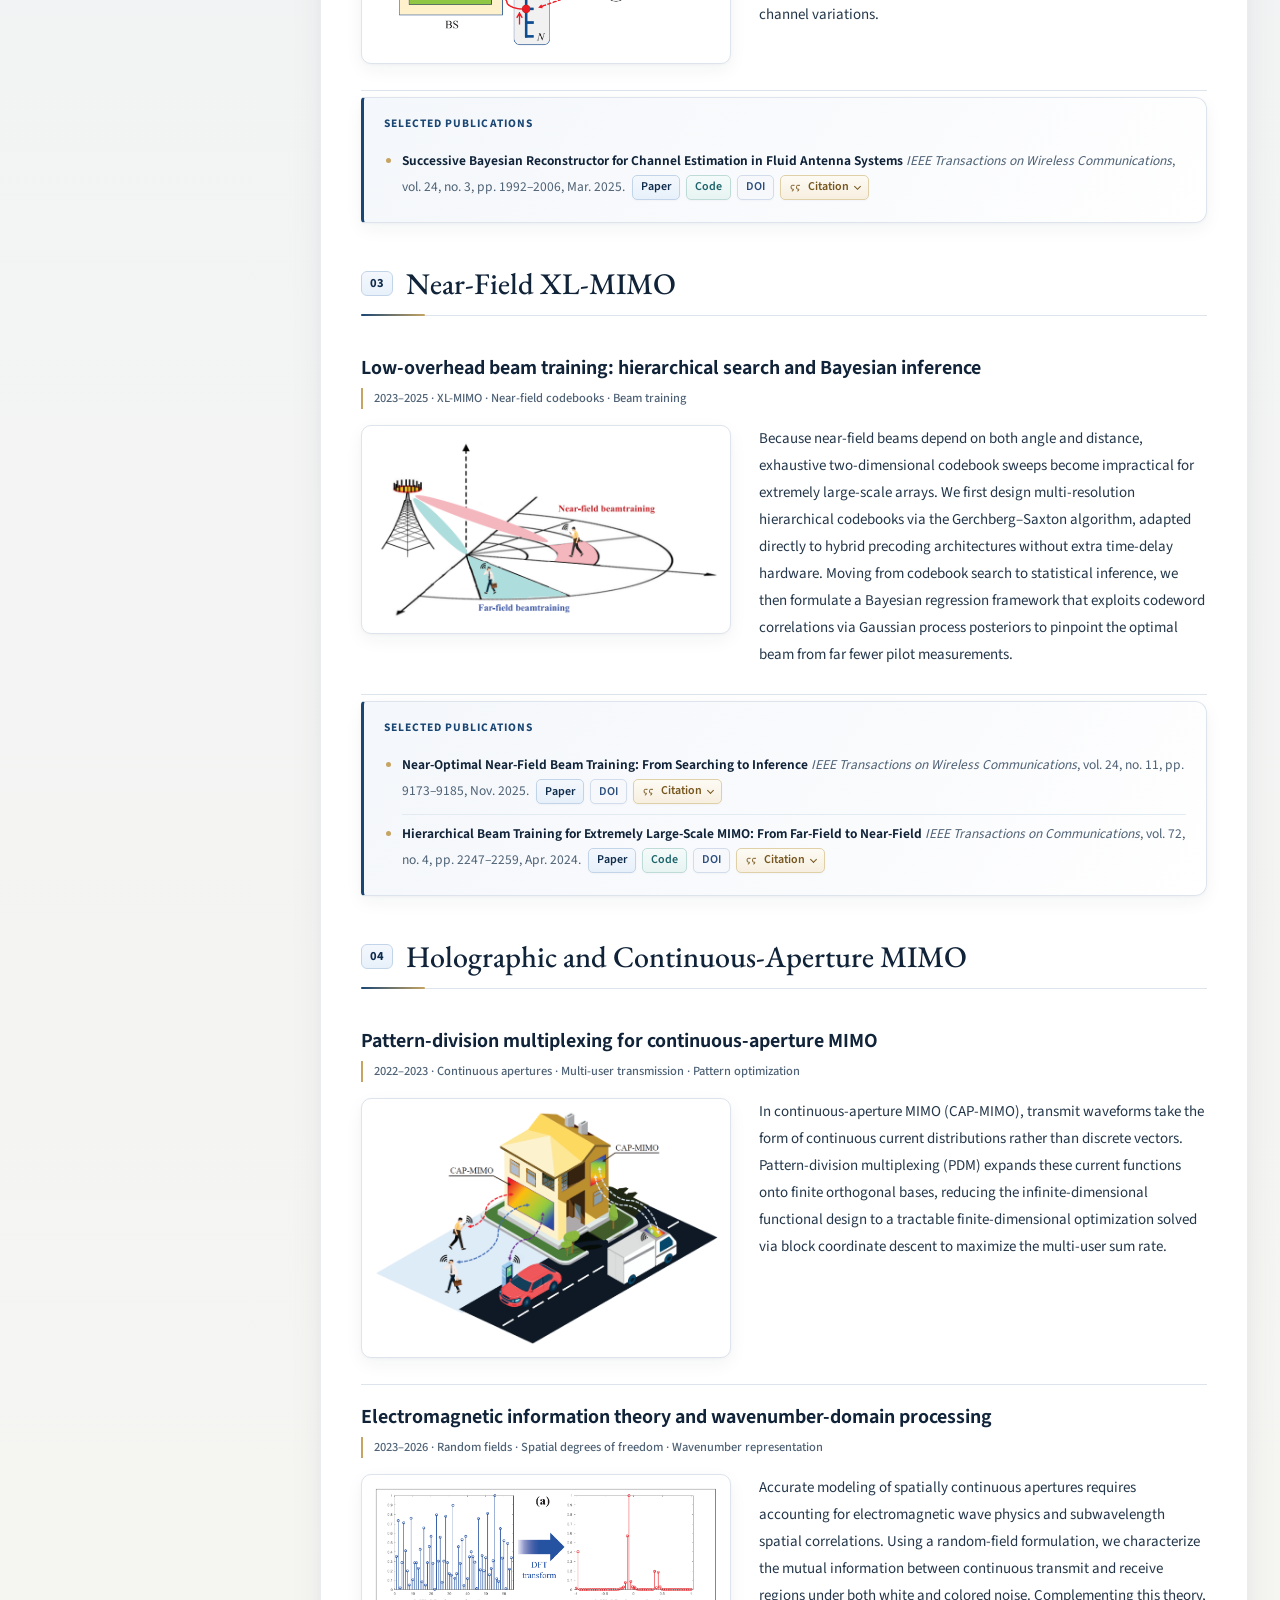
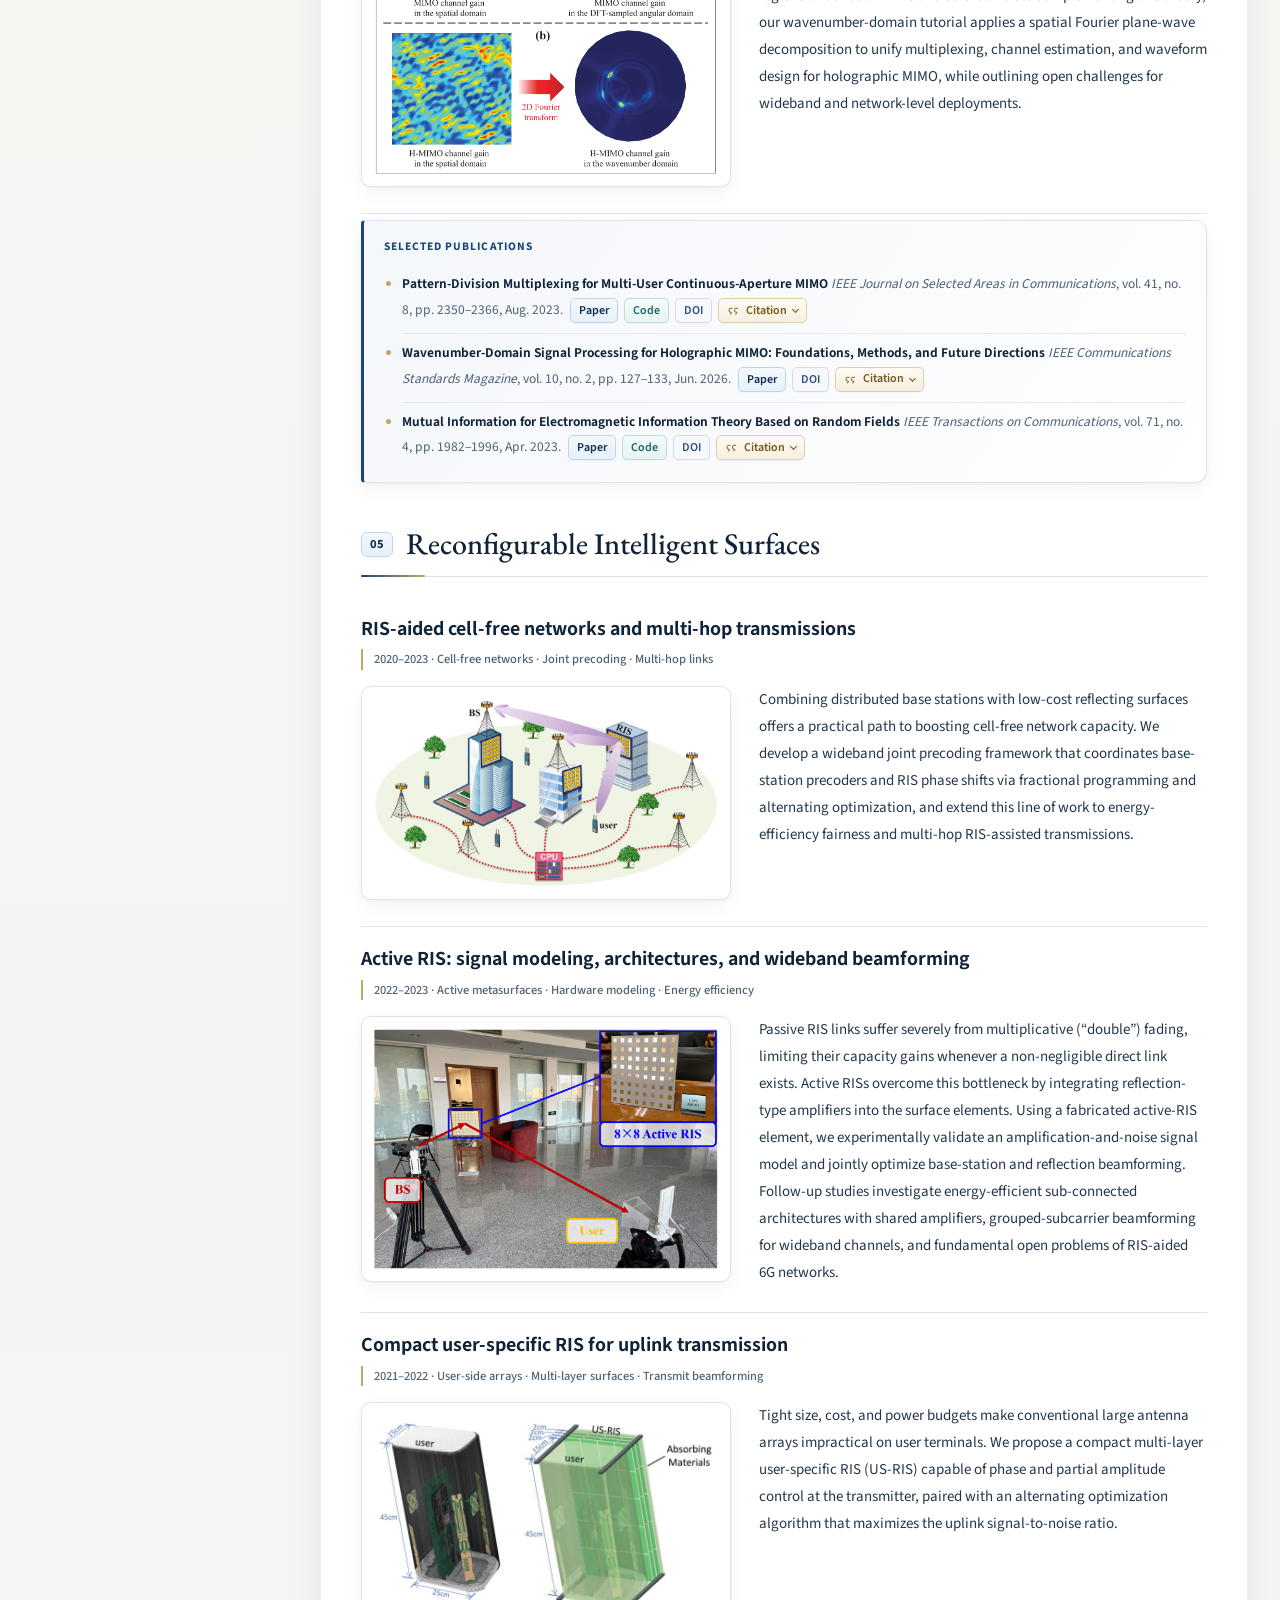
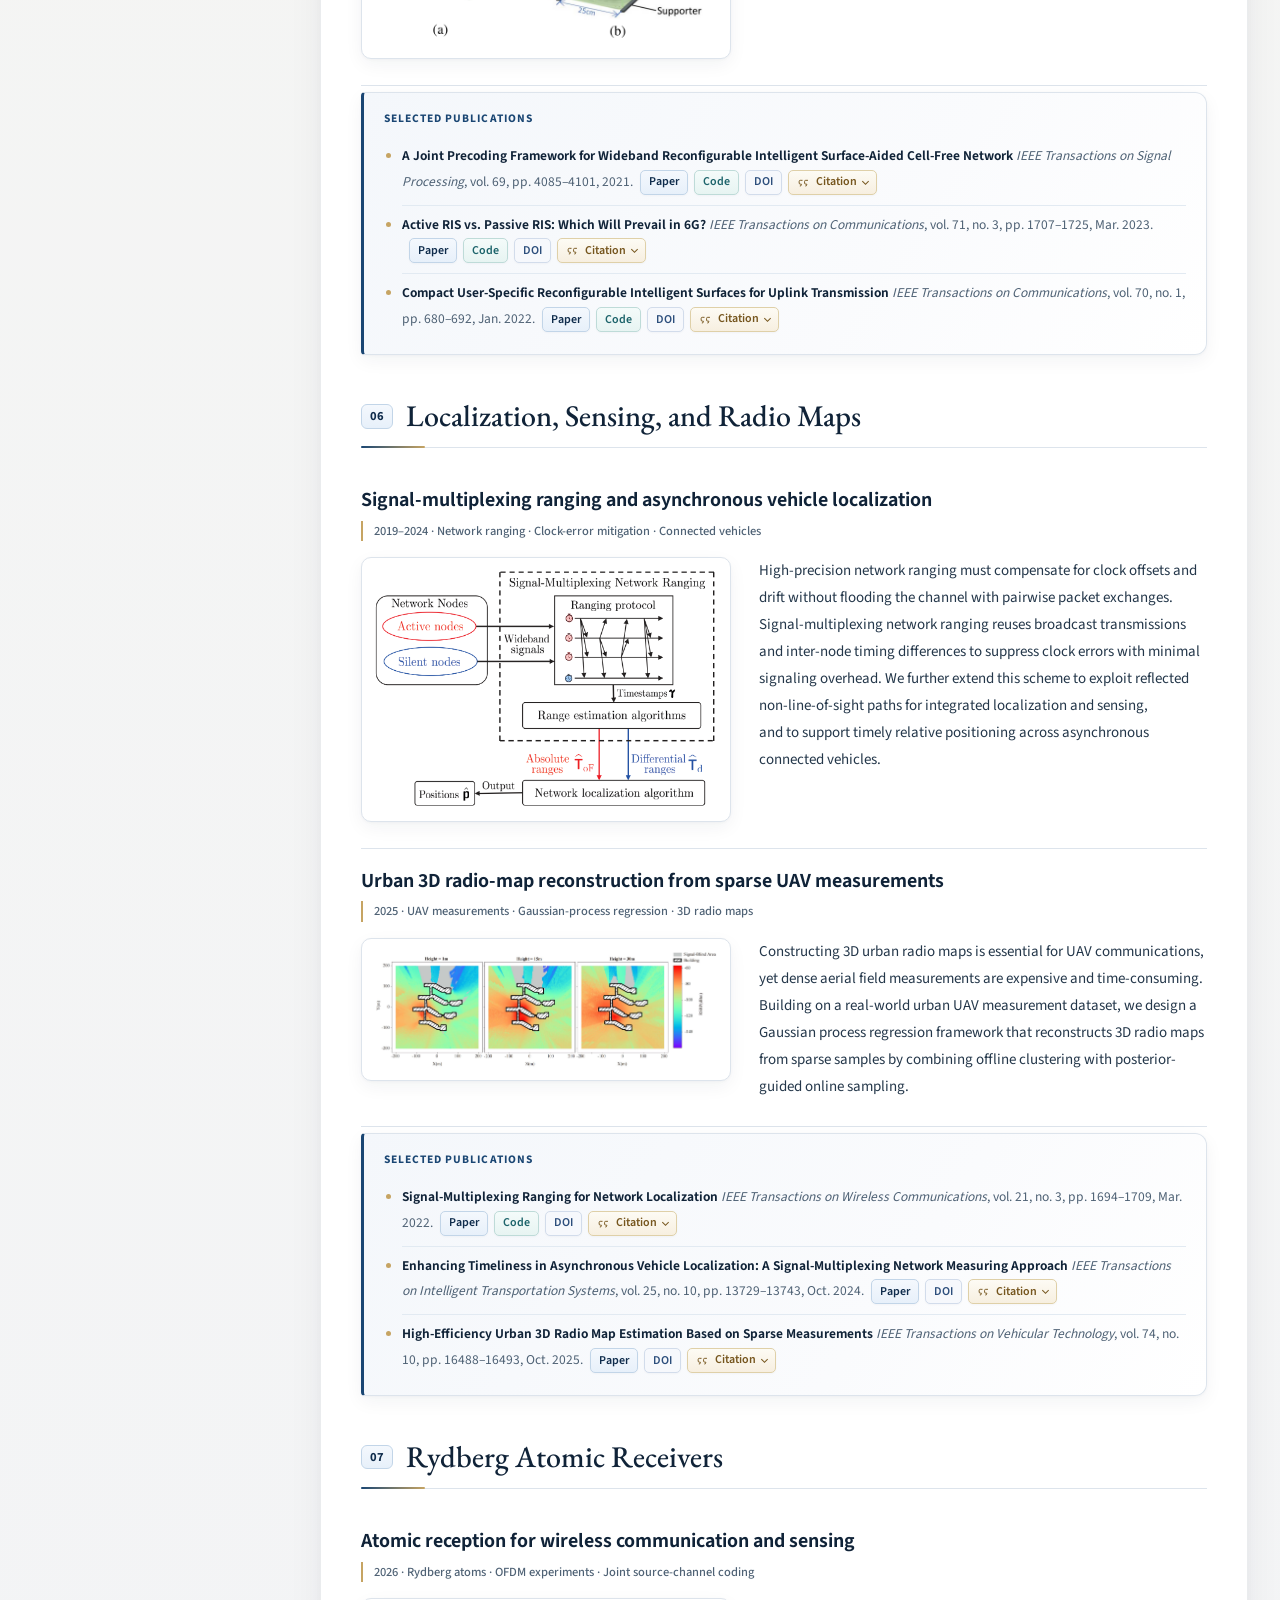
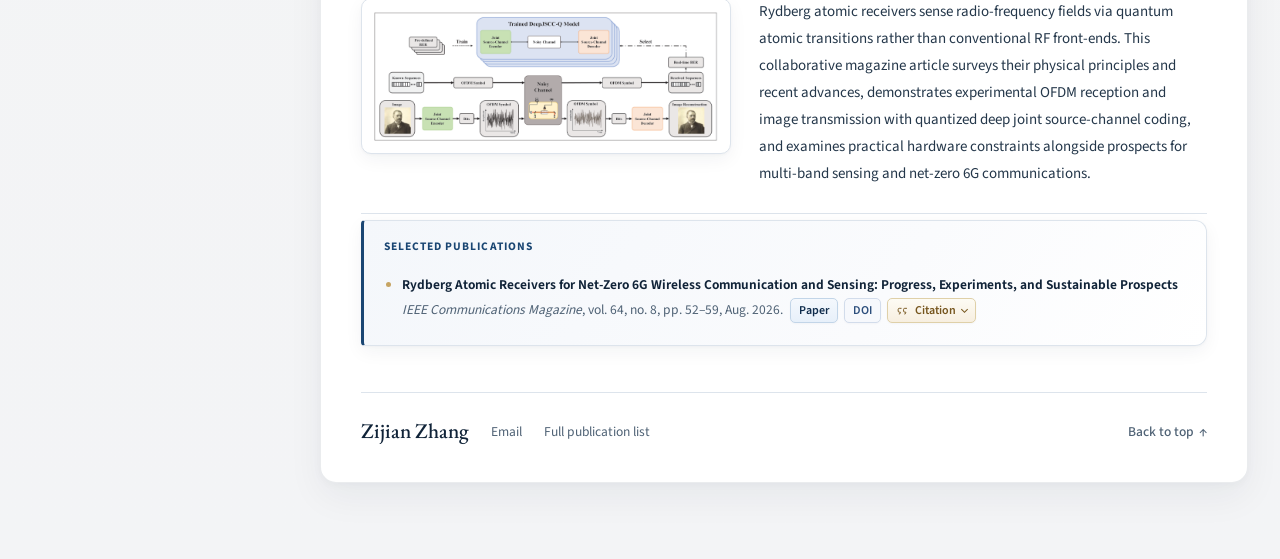
<file: projects.html>
<!doctype html>
<html lang="en">
<head>
<meta charset="utf-8">
<meta name="viewport" content="width=device-width, initial-scale=1">
<meta name="description" content="Research projects by Zijian Zhang on dense-array channel estimation, fluid antennas, near-field and holographic MIMO, intelligent surfaces, localization, radio maps, and atomic receivers.">
<link rel="canonical" href="https://zhangzij15.github.io/projects.html">
<meta property="og:type" content="website">
<meta property="og:site_name" content="Zijian Zhang">
<meta property="og:title" content="Research Projects | Zijian Zhang">
<meta property="og:description" content="Research projects by Zijian Zhang on dense-array channel estimation, fluid antennas, near-field and holographic MIMO, intelligent surfaces, localization, radio maps, and atomic receivers.">
<meta property="og:url" content="https://zhangzij15.github.io/projects.html">
<meta property="og:image" content="https://zhangzij15.github.io/photos/ZZJ_bio3.jpg">
<meta name="twitter:card" content="summary">
<meta name="twitter:title" content="Research Projects | Zijian Zhang">
<meta name="twitter:description" content="Research projects by Zijian Zhang on dense-array channel estimation, fluid antennas, near-field and holographic MIMO, intelligent surfaces, localization, radio maps, and atomic receivers.">
<meta name="twitter:image" content="https://zhangzij15.github.io/photos/ZZJ_bio3.jpg">
<script>(function(){try{var t=localStorage.getItem('zhangzij15-theme');if(t==='dark'||(!t&&window.matchMedia&&window.matchMedia('(prefers-color-scheme: dark)').matches)){document.documentElement.dataset.theme='dark';}}catch(e){}})();</script>
<link rel="stylesheet" href="acad-homepage.css?v=20261124-ux">
<link rel="shortcut icon" type="image/x-icon" href="Tsinghua.ico">
<title>Research Projects | Zijian Zhang</title>
<script src="assets/js/site-ui.js?v=20261124" defer></script>
<script src="assets/js/citations.js?v=20261124" defer></script>
</head>
<body class="projects-page academic-subpage" id="page-top">
<a class="skip-link" href="#main-content">Skip to main content</a>
<header class="site-masthead"><div class="site-masthead__inner"><a class="site-brand" href="index.html">Zijian Zhang <span>/</span> 张子健</a><nav class="site-nav" aria-label="Main navigation"><a href="index.html">About</a><a href="publications.html">Publications</a><a class="current" aria-current="page" href="projects.html">Projects</a><a href="demos.html">Demos</a><a href="awards.html">Awards</a></nav></div></header>
<main class="site-main">
<aside class="site-sidebar">
<img class="site-avatar" src="photos/ZZJ_bio3.jpg" alt="Portrait of Zijian Zhang">
<div><h2 class="site-author-name">Zijian Zhang<br><span style="font-weight:400">张子健</span></h2><p class="site-author-bio">Researcher, Huawei Technologies<br>Ph.D., Tsinghua University</p></div>
<p class="site-profile-intro">Beyond massive MIMO, wireless communications, and signal processing.</p>
<div class="site-profile-links"><a href="mailto:zhangzij15@tsinghua.org.cn"><svg class="profile-icon" width="24" height="24" aria-hidden="true" focusable="false"><use href="assets/icons/profile.svg#email"></use></svg> Email</a><a href="https://scholar.google.com/citations?user=OUAuynUAAAAJ&amp;hl=en"><svg class="profile-icon" width="24" height="24" aria-hidden="true" focusable="false"><use href="assets/icons/profile.svg#scholar"></use></svg> Google Scholar</a><a href="https://www.researchgate.net/profile/Zijian-Zhang-26"><svg class="profile-icon" width="24" height="24" aria-hidden="true" focusable="false"><use href="assets/icons/profile.svg#research"></use></svg> ResearchGate</a><a href="https://ieeexplore.ieee.org/author/37088489917"><svg class="profile-icon" width="24" height="24" aria-hidden="true" focusable="false"><use href="assets/icons/profile.svg#publications"></use></svg> IEEE Xplore</a><a href="https://orcid.org/0000-0002-1634-9077"><svg class="profile-icon" width="24" height="24" aria-hidden="true" focusable="false"><use href="assets/icons/profile.svg#orcid"></use></svg> ORCID</a><span><svg class="profile-icon" width="24" height="24" aria-hidden="true" focusable="false"><use href="assets/icons/profile.svg#location"></use></svg> Beijing, China</span></div>
</aside>
<article class="site-content" id="main-content" tabindex="-1"><div id="layout-content">
<div id="toptitle"><h1><svg class="page-hero-icon" width="30" height="30" aria-hidden="true" focusable="false"><use href="assets/icons/homepage.svg#research"></use></svg><span>Projects</span></h1>
<p class="page-intro">Selected research in wireless communications and signal processing, grouped by topic.</p>
<p class="publication-list-entry page-header-tools"><a href="publications.html">View all publications</a></p>
</div>
<nav class="section-nav" aria-label="Research categories"><a href="#channel-estimation">Channel Estimation</a><a href="#fluid-antennas">Fluid Antennas</a><a href="#near-field">Near-Field XL-MIMO</a><a href="#holographic-mimo">Holographic MIMO</a><a href="#intelligent-surfaces">Intelligent Surfaces</a><a href="#localization-radio-maps">Localization &amp; Maps</a><a href="#atomic-receivers">Atomic Receivers</a></nav>
<section class="research-category" id="channel-estimation" aria-labelledby="channel-estimation-heading">
<h2 id="channel-estimation-heading">Dense-Array Channel Estimation</h2>
<article class="project-entry">
<header class="project-entry-header">
<h3 class="project-title">Observation design: from ice filling to 2D ice filling</h3>
<p class="project-meta">2025–2026 · Bayesian estimation · Dense arrays · Passive &amp; active RIS</p>
</header>
<figure class="project-figure"><a href="pubs/Journal_paper/TSP_2DIF.pdf" aria-label="Read the paper: Observation design: from ice filling to 2D ice filling"><img src="assets/publications/TSP_2DIF.png" alt="Two-dimensional ice-filling observation design from the densifying MIMO channel-estimation paper" loading="lazy" decoding="async" width="1272" height="388"></a></figure>
<div class="project-body">
<p class="project-summary">In dense antenna arrays, spatial correlation can be exploited directly in pilot and observation design when training overhead is tightly constrained. We introduce ice filling as a discrete counterpart to classical water filling and extend it to two-dimensional ice filling and hybrid arrays for joint transmit-precoder and receive-combiner design. For passive and active RIS-aided links, we further develop alternating Riemannian optimization and joint observation matrix design—paired with adaptive covariance estimation from received pilots—to co-design combiners and surface responses.</p>
</div>
</article>
<div class="project-selected-publications">
<h3 class="project-publications-heading">Selected publications</h3>
<ul class="project-publications">
<li><p><span class="project-paper-title">Observation Matrix Design for Densifying MIMO Channel Estimation via 2D Ice Filling</span> <span class="project-paper-venue"><i>IEEE Transactions on Signal Processing</i>, vol. 74, pp. 798–814, 2026.</span></p><div class="publication-actions"><a class="publication-action--primary" href="pubs/Journal_paper/TSP_2DIF.pdf">Paper</a> <a href="https://doi.org/10.1109/tsp.2026.3657342" target="_blank" rel="noopener">DOI</a><!-- citation-button:J7 --><button type="button" class="citation-toggle" aria-expanded="false" aria-controls="citation-projects-j7-1" aria-label="Citation for Observation Matrix Design for Densifying MIMO Channel Estimation via 2D Ice Filling"><svg class="citation-icon" viewBox="0 0 24 24" width="13" height="13" aria-hidden="true" focusable="false"><path d="M9.5 8H6a2 2 0 0 0-2 2v3a2 2 0 0 0 2 2h2v1.5a2 2 0 0 1-2 2m13.5-10.5H16a2 2 0 0 0-2 2v3a2 2 0 0 0 2 2h2v1.5a2 2 0 0 1-2 2"/></svg>Citation<span class="citation-chevron" aria-hidden="true"></span></button><!-- /citation-button --></div><!-- citation-panel:J7 --><div class="citation-panel" id="citation-projects-j7-1" hidden><div class="citation-header"><span class="citation-label">IEEE citation</span></div><p class="citation-text">Z. Zhang and M. Cui, “Observation matrix design for densifying MIMO channel estimation via 2D ice filling,” <i>IEEE Trans. Signal Process.</i>, vol. 74, pp. 798–814, 2026, doi: 10.1109/tsp.2026.3657342.</p></div><!-- /citation-panel --></li>
<li><p><span class="project-paper-title">Ice-Filling: Near-Optimal Channel Estimation for Dense Array Systems</span> <span class="project-paper-venue"><i>IEEE Transactions on Wireless Communications</i>, vol. 24, no. 10, pp. 8551–8564, Oct. 2025.</span></p><div class="publication-actions"><a class="publication-action--primary" href="pubs/Journal_paper/TWC_IF.pdf">Paper</a> <a href="codes/TWC_IF.zip">Code</a> <a href="https://doi.org/10.1109/twc.2025.3567797" target="_blank" rel="noopener">DOI</a><!-- citation-button:J11 --><button type="button" class="citation-toggle" aria-expanded="false" aria-controls="citation-projects-j11-1" aria-label="Citation for Ice-Filling: Near-Optimal Channel Estimation for Dense Array Systems"><svg class="citation-icon" viewBox="0 0 24 24" width="13" height="13" aria-hidden="true" focusable="false"><path d="M9.5 8H6a2 2 0 0 0-2 2v3a2 2 0 0 0 2 2h2v1.5a2 2 0 0 1-2 2m13.5-10.5H16a2 2 0 0 0-2 2v3a2 2 0 0 0 2 2h2v1.5a2 2 0 0 1-2 2"/></svg>Citation<span class="citation-chevron" aria-hidden="true"></span></button><!-- /citation-button --></div><!-- citation-panel:J11 --><div class="citation-panel" id="citation-projects-j11-1" hidden><div class="citation-header"><span class="citation-label">IEEE citation</span></div><p class="citation-text">M. Cui, Z. Zhang, L. Dai, and K. Huang, “Ice-filling: Near-optimal channel estimation for dense array systems,” <i>IEEE Trans. Wireless Commun.</i>, vol. 24, no. 10, pp. 8551–8564, Oct. 2025, doi: 10.1109/twc.2025.3567797.</p></div><!-- /citation-panel --></li>
<li><p><span class="project-paper-title">Enhancing Channel Estimation in RIS-Aided Systems via Observation Matrix Design</span> <span class="project-paper-venue"><i>IEEE Transactions on Vehicular Technology</i>, vol. 75, no. 10, pp. 25198–25203, Oct. 2026.</span></p><div class="publication-actions"><a class="publication-action--primary" href="pubs/Journal_paper/TVT.pdf">Paper</a> <a href="https://doi.org/10.1109/tvt.2026.3697200" target="_blank" rel="noopener">DOI</a><!-- citation-button:J9 --><button type="button" class="citation-toggle" aria-expanded="false" aria-controls="citation-projects-j9-1" aria-label="Citation for Enhancing Channel Estimation in RIS-Aided Systems via Observation Matrix Design"><svg class="citation-icon" viewBox="0 0 24 24" width="13" height="13" aria-hidden="true" focusable="false"><path d="M9.5 8H6a2 2 0 0 0-2 2v3a2 2 0 0 0 2 2h2v1.5a2 2 0 0 1-2 2m13.5-10.5H16a2 2 0 0 0-2 2v3a2 2 0 0 0 2 2h2v1.5a2 2 0 0 1-2 2"/></svg>Citation<span class="citation-chevron" aria-hidden="true"></span></button><!-- /citation-button --></div><!-- citation-panel:J9 --><div class="citation-panel" id="citation-projects-j9-1" hidden><div class="citation-header"><span class="citation-label">IEEE citation</span></div><p class="citation-text">Z. Zhang and M. Cui, “Enhancing channel estimation in RIS-aided systems via observation matrix design,” <i>IEEE Trans. Veh. Technol.</i>, vol. 75, no. 10, pp. 25198–25203, Oct. 2026, doi: 10.1109/tvt.2026.3697200.</p></div><!-- /citation-panel --></li>
</ul>
</div>
</section>
<section class="research-category" id="fluid-antennas" aria-labelledby="fluid-antennas-heading">
<h2 id="fluid-antennas-heading">Fluid Antenna Systems</h2>
<article class="project-entry">
<header class="project-entry-header">
<h3 class="project-title">Successive Bayesian reconstruction of spatially continuous channels</h3>
<p class="project-meta">2024–2025 · Fluid antennas · Kernel learning · Adaptive sampling</p>
</header>
<figure class="project-figure"><a href="pubs/Journal_paper/TWC_FAS.pdf" aria-label="Read the paper: Successive Bayesian reconstruction of spatially continuous channels"><img src="assets/publications/TWC_FAS.png" alt="Fluid-antenna system and successive Bayesian channel reconstruction from the S-BAR paper" loading="lazy" decoding="async" width="623" height="360"></a></figure>
<div class="project-body">
<p class="project-summary">Acquiring channel state information across dense candidate ports in a fluid antenna system (FAS) incurs prohibitive pilot overhead if ports are probed exhaustively. Our successive Bayesian reconstructor (S-BAR) models the spatial channel as a stochastic process and leverages an experiential kernel to adaptively select probing ports and infer unobserved port channels, without assuming angular sparsity or slow channel variations.</p>
</div>
</article>
<div class="project-selected-publications">
<h3 class="project-publications-heading">Selected publications</h3>
<ul class="project-publications">
<li><p><span class="project-paper-title">Successive Bayesian Reconstructor for Channel Estimation in Fluid Antenna Systems</span> <span class="project-paper-venue"><i>IEEE Transactions on Wireless Communications</i>, vol. 24, no. 3, pp. 1992–2006, Mar. 2025.</span></p><div class="publication-actions"><a class="publication-action--primary" href="pubs/Journal_paper/TWC_FAS.pdf">Paper</a> <a href="codes/TWC_FAS.zip">Code</a> <a href="https://doi.org/10.1109/twc.2024.3515135" target="_blank" rel="noopener">DOI</a><!-- citation-button:J6 --><button type="button" class="citation-toggle" aria-expanded="false" aria-controls="citation-projects-j6-1" aria-label="Citation for Successive Bayesian Reconstructor for Channel Estimation in Fluid Antenna Systems"><svg class="citation-icon" viewBox="0 0 24 24" width="13" height="13" aria-hidden="true" focusable="false"><path d="M9.5 8H6a2 2 0 0 0-2 2v3a2 2 0 0 0 2 2h2v1.5a2 2 0 0 1-2 2m13.5-10.5H16a2 2 0 0 0-2 2v3a2 2 0 0 0 2 2h2v1.5a2 2 0 0 1-2 2"/></svg>Citation<span class="citation-chevron" aria-hidden="true"></span></button><!-- /citation-button --></div><!-- citation-panel:J6 --><div class="citation-panel" id="citation-projects-j6-1" hidden><div class="citation-header"><span class="citation-label">IEEE citation</span></div><p class="citation-text">Z. Zhang, J. Zhu, L. Dai, and R. W. Heath, Jr., “Successive Bayesian reconstructor for channel estimation in fluid antenna systems,” <i>IEEE Trans. Wireless Commun.</i>, vol. 24, no. 3, pp. 1992–2006, Mar. 2025, doi: 10.1109/twc.2024.3515135.</p></div><!-- /citation-panel --></li>
</ul>
</div>
</section>
<section class="research-category" id="near-field" aria-labelledby="near-field-heading">
<h2 id="near-field-heading">Near-Field XL-MIMO</h2>
<article class="project-entry">
<header class="project-entry-header">
<h3 class="project-title">Low-overhead beam training: hierarchical search and Bayesian inference</h3>
<p class="project-meta">2023–2025 · XL-MIMO · Near-field codebooks · Beam training</p>
</header>
<figure class="project-figure"><a href="pubs/Journal_paper/TWC_NFBT.pdf" aria-label="Read the paper: Low-overhead beam training: hierarchical search and Bayesian inference"><img src="assets/publications/TWC_NFBT.png" alt="Bayesian near-field beam-training framework from the near-optimal near-field beam-training paper" loading="lazy" decoding="async" width="732" height="390"></a></figure>
<div class="project-body">
<p class="project-summary">Because near-field beams depend on both angle and distance, exhaustive two-dimensional codebook sweeps become impractical for extremely large-scale arrays. We first design multi-resolution hierarchical codebooks via the Gerchberg–Saxton algorithm, adapted directly to hybrid precoding architectures without extra time-delay hardware. Moving from codebook search to statistical inference, we then formulate a Bayesian regression framework that exploits codeword correlations via Gaussian process posteriors to pinpoint the optimal beam from far fewer pilot measurements.</p>
</div>
</article>
<div class="project-selected-publications">
<h3 class="project-publications-heading">Selected publications</h3>
<ul class="project-publications">
<li><p><span class="project-paper-title">Near-Optimal Near-Field Beam Training: From Searching to Inference</span> <span class="project-paper-venue"><i>IEEE Transactions on Wireless Communications</i>, vol. 24, no. 11, pp. 9173–9185, Nov. 2025.</span></p><div class="publication-actions"><a class="publication-action--primary" href="pubs/Journal_paper/TWC_NFBT.pdf">Paper</a>  <a href="https://doi.org/10.1109/twc.2025.3571488" target="_blank" rel="noopener">DOI</a><!-- citation-button:J20 --><button type="button" class="citation-toggle" aria-expanded="false" aria-controls="citation-projects-j20-1" aria-label="Citation for Near-Optimal Near-Field Beam Training: From Searching to Inference"><svg class="citation-icon" viewBox="0 0 24 24" width="13" height="13" aria-hidden="true" focusable="false"><path d="M9.5 8H6a2 2 0 0 0-2 2v3a2 2 0 0 0 2 2h2v1.5a2 2 0 0 1-2 2m13.5-10.5H16a2 2 0 0 0-2 2v3a2 2 0 0 0 2 2h2v1.5a2 2 0 0 1-2 2"/></svg>Citation<span class="citation-chevron" aria-hidden="true"></span></button><!-- /citation-button --></div><!-- citation-panel:J20 --><div class="citation-panel" id="citation-projects-j20-1" hidden><div class="citation-header"><span class="citation-label">IEEE citation</span></div><p class="citation-text">Z. Xu, Z. Zhang, and L. Dai, “Near-optimal near-field beam training: From searching to inference,” <i>IEEE Trans. Wireless Commun.</i>, vol. 24, no. 11, pp. 9173–9185, Nov. 2025, doi: 10.1109/twc.2025.3571488.</p></div><!-- /citation-panel --></li>
<li><p><span class="project-paper-title">Hierarchical Beam Training for Extremely Large-Scale MIMO: From Far-Field to Near-Field</span> <span class="project-paper-venue"><i>IEEE Transactions on Communications</i>, vol. 72, no. 4, pp. 2247–2259, Apr. 2024.</span></p><div class="publication-actions"><a class="publication-action--primary" href="pubs/Journal_paper/TCOM_l.pdf">Paper</a> <a href="codes/TCOM_l.rar">Code</a> <a href="https://doi.org/10.1109/tcomm.2023.3344600" target="_blank" rel="noopener">DOI</a><!-- citation-button:J19 --><button type="button" class="citation-toggle" aria-expanded="false" aria-controls="citation-projects-j19-1" aria-label="Citation for Hierarchical Beam Training for Extremely Large-Scale MIMO: From Far-Field to Near-Field"><svg class="citation-icon" viewBox="0 0 24 24" width="13" height="13" aria-hidden="true" focusable="false"><path d="M9.5 8H6a2 2 0 0 0-2 2v3a2 2 0 0 0 2 2h2v1.5a2 2 0 0 1-2 2m13.5-10.5H16a2 2 0 0 0-2 2v3a2 2 0 0 0 2 2h2v1.5a2 2 0 0 1-2 2"/></svg>Citation<span class="citation-chevron" aria-hidden="true"></span></button><!-- /citation-button --></div><!-- citation-panel:J19 --><div class="citation-panel" id="citation-projects-j19-1" hidden><div class="citation-header"><span class="citation-label">IEEE citation</span></div><p class="citation-text">Y. Lu, Z. Zhang, and L. Dai, “Hierarchical beam training for extremely large-scale MIMO: From far-field to near-field,” <i>IEEE Trans. Commun.</i>, vol. 72, no. 4, pp. 2247–2259, Apr. 2024, doi: 10.1109/tcomm.2023.3344600.</p></div><!-- /citation-panel --></li>
</ul>
</div>
</section>
<section class="research-category" id="holographic-mimo" aria-labelledby="holographic-mimo-heading">
<h2 id="holographic-mimo-heading">Holographic and Continuous-Aperture MIMO</h2>
<article class="project-entry">
<header class="project-entry-header">
<h3 class="project-title">Pattern-division multiplexing for continuous-aperture MIMO</h3>
<p class="project-meta">2022–2023 · Continuous apertures · Multi-user transmission · Pattern optimization</p>
</header>
<figure class="project-figure"><a href="pubs/Journal_paper/JSAC.pdf" aria-label="Read the paper: Pattern-division multiplexing for continuous-aperture MIMO"><img src="photos/CAP-MIMO.jpg" alt="Pattern-division multiplexing for a continuous-aperture MIMO system" loading="lazy" decoding="async" width="1512" height="1029"></a></figure>
<div class="project-body">
<p class="project-summary">In continuous-aperture MIMO (CAP-MIMO), transmit waveforms take the form of continuous current distributions rather than discrete vectors. Pattern-division multiplexing (PDM) expands these current functions onto finite orthogonal bases, reducing the infinite-dimensional functional design to a tractable finite-dimensional optimization solved via block coordinate descent to maximize the multi-user sum rate.</p>
</div>
</article>
<article class="project-entry">
<header class="project-entry-header">
<h3 class="project-title">Electromagnetic information theory and wavenumber-domain processing</h3>
<p class="project-meta">2023–2026 · Random fields · Spatial degrees of freedom · Wavenumber representation</p>
</header>
<figure class="project-figure"><a href="pubs/Journal_paper/STDCOMMAG.pdf" aria-label="Read the paper: Electromagnetic information theory and wavenumber-domain processing"><img src="assets/publications/STDCOMMAG.png" alt="Wavenumber-domain representation of holographic MIMO from the signal-processing overview" loading="lazy" decoding="async" width="1215" height="1014"></a></figure>
<div class="project-body">
<p class="project-summary">Accurate modeling of spatially continuous apertures requires accounting for electromagnetic wave physics and subwavelength spatial correlations. Using a random-field formulation, we characterize the mutual information between continuous transmit and receive regions under both white and colored noise. Complementing this theory, our wavenumber-domain tutorial applies a spatial Fourier plane-wave decomposition to unify multiplexing, channel estimation, and waveform design for holographic MIMO, while outlining open challenges for wideband and network-level deployments.</p>
</div>
</article>
<div class="project-selected-publications">
<h3 class="project-publications-heading">Selected publications</h3>
<ul class="project-publications">
<li><p><span class="project-paper-title">Pattern-Division Multiplexing for Multi-User Continuous-Aperture MIMO</span> <span class="project-paper-venue"><i>IEEE Journal on Selected Areas in Communications</i>, vol. 41, no. 8, pp. 2350–2366, Aug. 2023.</span></p><div class="publication-actions"><a class="publication-action--primary" href="pubs/Journal_paper/JSAC.pdf">Paper</a> <a href="codes/JSAC.zip">Code</a> <a href="https://doi.org/10.1109/jsac.2023.3288244" target="_blank" rel="noopener">DOI</a><!-- citation-button:J3 --><button type="button" class="citation-toggle" aria-expanded="false" aria-controls="citation-projects-j3-1" aria-label="Citation for Pattern-Division Multiplexing for Multi-User Continuous-Aperture MIMO"><svg class="citation-icon" viewBox="0 0 24 24" width="13" height="13" aria-hidden="true" focusable="false"><path d="M9.5 8H6a2 2 0 0 0-2 2v3a2 2 0 0 0 2 2h2v1.5a2 2 0 0 1-2 2m13.5-10.5H16a2 2 0 0 0-2 2v3a2 2 0 0 0 2 2h2v1.5a2 2 0 0 1-2 2"/></svg>Citation<span class="citation-chevron" aria-hidden="true"></span></button><!-- /citation-button --></div><!-- citation-panel:J3 --><div class="citation-panel" id="citation-projects-j3-1" hidden><div class="citation-header"><span class="citation-label">IEEE citation</span></div><p class="citation-text">Z. Zhang and L. Dai, “Pattern-division multiplexing for multi-user continuous-aperture MIMO,” <i>IEEE J. Sel. Areas Commun.</i>, vol. 41, no. 8, pp. 2350–2366, Aug. 2023, doi: 10.1109/jsac.2023.3288244.</p></div><!-- /citation-panel --></li>
<li><p><span class="project-paper-title">Wavenumber-Domain Signal Processing for Holographic MIMO: Foundations, Methods, and Future Directions</span> <span class="project-paper-venue"><i>IEEE Communications Standards Magazine</i>, vol. 10, no. 2, pp. 127–133, Jun. 2026.</span></p><div class="publication-actions"><a class="publication-action--primary" href="pubs/Journal_paper/STDCOMMAG.pdf">Paper</a> <a href="https://doi.org/10.1109/mcomstd.2026.3663934" target="_blank" rel="noopener">DOI</a><!-- citation-button:J8 --><button type="button" class="citation-toggle" aria-expanded="false" aria-controls="citation-projects-j8-1" aria-label="Citation for Wavenumber-Domain Signal Processing for Holographic MIMO: Foundations, Methods, and Future Directions"><svg class="citation-icon" viewBox="0 0 24 24" width="13" height="13" aria-hidden="true" focusable="false"><path d="M9.5 8H6a2 2 0 0 0-2 2v3a2 2 0 0 0 2 2h2v1.5a2 2 0 0 1-2 2m13.5-10.5H16a2 2 0 0 0-2 2v3a2 2 0 0 0 2 2h2v1.5a2 2 0 0 1-2 2"/></svg>Citation<span class="citation-chevron" aria-hidden="true"></span></button><!-- /citation-button --></div><!-- citation-panel:J8 --><div class="citation-panel" id="citation-projects-j8-1" hidden><div class="citation-header"><span class="citation-label">IEEE citation</span></div><p class="citation-text">Z. Zhang and L. Dai, “Wavenumber-domain signal processing for holographic MIMO: Foundations, methods, and future directions,” <i>IEEE Commun. Standards Mag.</i>, vol. 10, no. 2, pp. 127–133, Jun. 2026, doi: 10.1109/mcomstd.2026.3663934.</p></div><!-- /citation-panel --></li>
<li><p><span class="project-paper-title">Mutual Information for Electromagnetic Information Theory Based on Random Fields</span> <span class="project-paper-venue"><i>IEEE Transactions on Communications</i>, vol. 71, no. 4, pp. 1982–1996, Apr. 2023.</span></p><div class="publication-actions"><a class="publication-action--primary" href="pubs/Journal_paper/TCOM_wan.pdf">Paper</a> <a href="codes/TCOM_wan.zip">Code</a> <a href="https://doi.org/10.1109/tcomm.2023.3247725" target="_blank" rel="noopener">DOI</a><!-- citation-button:J18 --><button type="button" class="citation-toggle" aria-expanded="false" aria-controls="citation-projects-j18-1" aria-label="Citation for Mutual Information for Electromagnetic Information Theory Based on Random Fields"><svg class="citation-icon" viewBox="0 0 24 24" width="13" height="13" aria-hidden="true" focusable="false"><path d="M9.5 8H6a2 2 0 0 0-2 2v3a2 2 0 0 0 2 2h2v1.5a2 2 0 0 1-2 2m13.5-10.5H16a2 2 0 0 0-2 2v3a2 2 0 0 0 2 2h2v1.5a2 2 0 0 1-2 2"/></svg>Citation<span class="citation-chevron" aria-hidden="true"></span></button><!-- /citation-button --></div><!-- citation-panel:J18 --><div class="citation-panel" id="citation-projects-j18-1" hidden><div class="citation-header"><span class="citation-label">IEEE citation</span></div><p class="citation-text">Z. Wan, J. Zhu, Z. Zhang, L. Dai, and C.-B. Chae, “Mutual information for electromagnetic information theory based on random fields,” <i>IEEE Trans. Commun.</i>, vol. 71, no. 4, pp. 1982–1996, Apr. 2023, doi: 10.1109/tcomm.2023.3247725.</p></div><!-- /citation-panel --></li>
</ul>
</div>
</section>
<section class="research-category" id="intelligent-surfaces" aria-labelledby="intelligent-surfaces-heading">
<h2 id="intelligent-surfaces-heading">Reconfigurable Intelligent Surfaces</h2>
<article class="project-entry">
<header class="project-entry-header">
<h3 class="project-title">RIS-aided cell-free networks and multi-hop transmissions</h3>
<p class="project-meta">2020–2023 · Cell-free networks · Joint precoding · Multi-hop links</p>
</header>
<figure class="project-figure"><a href="pubs/Journal_paper/TSP.pdf" aria-label="Read the paper: RIS-aided cell-free networks and multi-hop transmissions"><img src="photos/CF.jpg" alt="System architecture of a reconfigurable intelligent surface-aided cell-free network" loading="lazy" decoding="async" width="1944" height="1066"></a></figure>
<div class="project-body">
<p class="project-summary">Combining distributed base stations with low-cost reflecting surfaces offers a practical path to boosting cell-free network capacity. We develop a wideband joint precoding framework that coordinates base-station precoders and RIS phase shifts via fractional programming and alternating optimization, and extend this line of work to energy-efficiency fairness and multi-hop RIS-assisted transmissions.</p>
</div>
</article>
<article class="project-entry">
<header class="project-entry-header">
<h3 class="project-title">Active RIS: signal modeling, architectures, and wideband beamforming</h3>
<p class="project-meta">2022–2023 · Active metasurfaces · Hardware modeling · Energy efficiency</p>
</header>
<figure class="project-figure"><a href="pubs/Journal_paper/TCOM.pdf" aria-label="Read the paper: Active RIS: signal modeling, architectures, and wideband beamforming"><img src="photos/activeRIS.png" alt="Active reconfigurable intelligent surface prototype and wireless communication system" loading="lazy" decoding="async" width="1083" height="753"></a></figure>
<div class="project-body">
<p class="project-summary">Passive RIS links suffer severely from multiplicative (“double”) fading, limiting their capacity gains whenever a non-negligible direct link exists. Active RISs overcome this bottleneck by integrating reflection-type amplifiers into the surface elements. Using a fabricated active-RIS element, we experimentally validate an amplification-and-noise signal model and jointly optimize base-station and reflection beamforming. Follow-up studies investigate energy-efficient sub-connected architectures with shared amplifiers, grouped-subcarrier beamforming for wideband channels, and fundamental open problems of RIS-aided 6G networks.</p>
</div>
</article>
<article class="project-entry">
<header class="project-entry-header">
<h3 class="project-title">Compact user-specific RIS for uplink transmission</h3>
<p class="project-meta">2021–2022 · User-side arrays · Multi-layer surfaces · Transmit beamforming</p>
</header>
<figure class="project-figure"><a href="pubs/Journal_paper/TCOM_k.pdf" aria-label="Read the paper: Compact user-specific RIS for uplink transmission"><img src="assets/publications/TCOM_k.png" alt="Multi-layer user-specific reconfigurable intelligent surface architecture from the uplink transmission paper" loading="lazy" decoding="async" width="744" height="498"></a></figure>
<div class="project-body">
<p class="project-summary">Tight size, cost, and power budgets make conventional large antenna arrays impractical on user terminals. We propose a compact multi-layer user-specific RIS (US-RIS) capable of phase and partial amplitude control at the transmitter, paired with an alternating optimization algorithm that maximizes the uplink signal-to-noise ratio.</p>
</div>
</article>
<div class="project-selected-publications">
<h3 class="project-publications-heading">Selected publications</h3>
<ul class="project-publications">
<li><p><span class="project-paper-title">A Joint Precoding Framework for Wideband Reconfigurable Intelligent Surface-Aided Cell-Free Network</span> <span class="project-paper-venue"><i>IEEE Transactions on Signal Processing</i>, vol. 69, pp. 4085–4101, 2021.</span></p><div class="publication-actions"><a class="publication-action--primary" href="pubs/Journal_paper/TSP.pdf">Paper</a> <a href="codes/TSP.zip">Code</a> <a href="https://doi.org/10.1109/tsp.2021.3088755" target="_blank" rel="noopener">DOI</a><!-- citation-button:J2 --><button type="button" class="citation-toggle" aria-expanded="false" aria-controls="citation-projects-j2-1" aria-label="Citation for A Joint Precoding Framework for Wideband Reconfigurable Intelligent Surface-Aided Cell-Free Network"><svg class="citation-icon" viewBox="0 0 24 24" width="13" height="13" aria-hidden="true" focusable="false"><path d="M9.5 8H6a2 2 0 0 0-2 2v3a2 2 0 0 0 2 2h2v1.5a2 2 0 0 1-2 2m13.5-10.5H16a2 2 0 0 0-2 2v3a2 2 0 0 0 2 2h2v1.5a2 2 0 0 1-2 2"/></svg>Citation<span class="citation-chevron" aria-hidden="true"></span></button><!-- /citation-button --></div><!-- citation-panel:J2 --><div class="citation-panel" id="citation-projects-j2-1" hidden><div class="citation-header"><span class="citation-label">IEEE citation</span></div><p class="citation-text">Z. Zhang and L. Dai, “A joint precoding framework for wideband reconfigurable intelligent surface-aided cell-free network,” <i>IEEE Trans. Signal Process.</i>, vol. 69, pp. 4085–4101, 2021, doi: 10.1109/tsp.2021.3088755.</p></div><!-- /citation-panel --></li>
<li><p><span class="project-paper-title">Active RIS vs. Passive RIS: Which Will Prevail in 6G?</span> <span class="project-paper-venue"><i>IEEE Transactions on Communications</i>, vol. 71, no. 3, pp. 1707–1725, Mar. 2023.</span></p><div class="publication-actions"><a class="publication-action--primary" href="pubs/Journal_paper/TCOM.pdf">Paper</a> <a href="codes/TCOM.zip">Code</a> <a href="https://doi.org/10.1109/tcomm.2022.3231893" target="_blank" rel="noopener">DOI</a><!-- citation-button:J1 --><button type="button" class="citation-toggle" aria-expanded="false" aria-controls="citation-projects-j1-1" aria-label="Citation for Active RIS vs. Passive RIS: Which Will Prevail in 6G?"><svg class="citation-icon" viewBox="0 0 24 24" width="13" height="13" aria-hidden="true" focusable="false"><path d="M9.5 8H6a2 2 0 0 0-2 2v3a2 2 0 0 0 2 2h2v1.5a2 2 0 0 1-2 2m13.5-10.5H16a2 2 0 0 0-2 2v3a2 2 0 0 0 2 2h2v1.5a2 2 0 0 1-2 2"/></svg>Citation<span class="citation-chevron" aria-hidden="true"></span></button><!-- /citation-button --></div><!-- citation-panel:J1 --><div class="citation-panel" id="citation-projects-j1-1" hidden><div class="citation-header"><span class="citation-label">IEEE citation</span></div><p class="citation-text">Z. Zhang, L. Dai, X. Chen, C. Liu, F. Yang, R. Schober, and H. V. Poor, “Active RIS vs. passive RIS: Which will prevail in 6G?,” <i>IEEE Trans. Commun.</i>, vol. 71, no. 3, pp. 1707–1725, Mar. 2023, doi: 10.1109/tcomm.2022.3231893.</p></div><!-- /citation-panel --></li>
<li><p><span class="project-paper-title">Compact User-Specific Reconfigurable Intelligent Surfaces for Uplink Transmission</span> <span class="project-paper-venue"><i>IEEE Transactions on Communications</i>, vol. 70, no. 1, pp. 680–692, Jan. 2022.</span></p><div class="publication-actions"><a class="publication-action--primary" href="pubs/Journal_paper/TCOM_k.pdf">Paper</a> <a href="codes/TCOM_k.zip">Code</a> <a href="https://doi.org/10.1109/tcomm.2021.3124953" target="_blank" rel="noopener">DOI</a><!-- citation-button:J13 --><button type="button" class="citation-toggle" aria-expanded="false" aria-controls="citation-projects-j13-1" aria-label="Citation for Compact User-Specific Reconfigurable Intelligent Surfaces for Uplink Transmission"><svg class="citation-icon" viewBox="0 0 24 24" width="13" height="13" aria-hidden="true" focusable="false"><path d="M9.5 8H6a2 2 0 0 0-2 2v3a2 2 0 0 0 2 2h2v1.5a2 2 0 0 1-2 2m13.5-10.5H16a2 2 0 0 0-2 2v3a2 2 0 0 0 2 2h2v1.5a2 2 0 0 1-2 2"/></svg>Citation<span class="citation-chevron" aria-hidden="true"></span></button><!-- /citation-button --></div><!-- citation-panel:J13 --><div class="citation-panel" id="citation-projects-j13-1" hidden><div class="citation-header"><span class="citation-label">IEEE citation</span></div><p class="citation-text">K. Liu, Z. Zhang, L. Dai, and L. Hanzo, “Compact user-specific reconfigurable intelligent surfaces for uplink transmission,” <i>IEEE Trans. Commun.</i>, vol. 70, no. 1, pp. 680–692, Jan. 2022, doi: 10.1109/tcomm.2021.3124953.</p></div><!-- /citation-panel --></li>
</ul>
</div>
</section>
<section class="research-category" id="localization-radio-maps" aria-labelledby="localization-radio-maps-heading">
<h2 id="localization-radio-maps-heading">Localization, Sensing, and Radio Maps</h2>
<article class="project-entry">
<header class="project-entry-header">
<h3 class="project-title">Signal-multiplexing ranging and asynchronous vehicle localization</h3>
<p class="project-meta">2019–2024 · Network ranging · Clock-error mitigation · Connected vehicles</p>
</header>
<figure class="project-figure"><a href="pubs/Journal_paper/TWC.pdf" aria-label="Read the paper: Signal-multiplexing ranging and asynchronous vehicle localization"><img src="photos/SM-NR.jpg" alt="Signal-multiplexing network ranging scheme for wireless localization" loading="lazy" decoding="async" width="1142" height="791"></a></figure>
<div class="project-body">
<p class="project-summary">High-precision network ranging must compensate for clock offsets and drift without flooding the channel with pairwise packet exchanges. Signal-multiplexing network ranging reuses broadcast transmissions and inter-node timing differences to suppress clock errors with minimal signaling overhead. We further extend this scheme to exploit reflected non-line-of-sight paths for integrated localization and sensing, and to support timely relative positioning across asynchronous connected vehicles.</p>
</div>
</article>
<article class="project-entry">
<header class="project-entry-header">
<h3 class="project-title">Urban 3D radio-map reconstruction from sparse UAV measurements</h3>
<p class="project-meta">2025 · UAV measurements · Gaussian-process regression · 3D radio maps</p>
</header>
<figure class="project-figure"><a href="pubs/Journal_paper/TVT_MAP.pdf" aria-label="Read the paper: Urban 3D radio-map reconstruction from sparse UAV measurements"><img src="assets/publications/TVT_MAP.png" alt="Urban three-dimensional radio-map estimation from sparse UAV measurements" loading="lazy" decoding="async" width="1398" height="477"></a></figure>
<div class="project-body">
<p class="project-summary">Constructing 3D urban radio maps is essential for UAV communications, yet dense aerial field measurements are expensive and time-consuming. Building on a real-world urban UAV measurement dataset, we design a Gaussian process regression framework that reconstructs 3D radio maps from sparse samples by combining offline clustering with posterior-guided online sampling.</p>
</div>
</article>
<div class="project-selected-publications">
<h3 class="project-publications-heading">Selected publications</h3>
<ul class="project-publications">
<li><p><span class="project-paper-title">Signal-Multiplexing Ranging for Network Localization</span> <span class="project-paper-venue"><i>IEEE Transactions on Wireless Communications</i>, vol. 21, no. 3, pp. 1694–1709, Mar. 2022.</span></p><div class="publication-actions"><a class="publication-action--primary" href="pubs/Journal_paper/TWC.pdf">Paper</a> <a href="codes/TWC.zip">Code</a> <a href="https://doi.org/10.1109/twc.2021.3106172" target="_blank" rel="noopener">DOI</a><!-- citation-button:J4 --><button type="button" class="citation-toggle" aria-expanded="false" aria-controls="citation-projects-j4-1" aria-label="Citation for Signal-Multiplexing Ranging for Network Localization"><svg class="citation-icon" viewBox="0 0 24 24" width="13" height="13" aria-hidden="true" focusable="false"><path d="M9.5 8H6a2 2 0 0 0-2 2v3a2 2 0 0 0 2 2h2v1.5a2 2 0 0 1-2 2m13.5-10.5H16a2 2 0 0 0-2 2v3a2 2 0 0 0 2 2h2v1.5a2 2 0 0 1-2 2"/></svg>Citation<span class="citation-chevron" aria-hidden="true"></span></button><!-- /citation-button --></div><!-- citation-panel:J4 --><div class="citation-panel" id="citation-projects-j4-1" hidden><div class="citation-header"><span class="citation-label">IEEE citation</span></div><p class="citation-text">Z. Zhang, H. Zhao, J. Wang, and Y. Shen, “Signal-multiplexing ranging for network localization,” <i>IEEE Trans. Wireless Commun.</i>, vol. 21, no. 3, pp. 1694–1709, Mar. 2022, doi: 10.1109/twc.2021.3106172.</p></div><!-- /citation-panel --></li>
<li><p><span class="project-paper-title">Enhancing Timeliness in Asynchronous Vehicle Localization: A Signal-Multiplexing Network Measuring Approach</span> <span class="project-paper-venue"><i>IEEE Transactions on Intelligent Transportation Systems</i>, vol. 25, no. 10, pp. 13729–13743, Oct. 2024.</span></p><div class="publication-actions"><a class="publication-action--primary" href="pubs/Journal_paper/TITS_z.pdf">Paper</a> <a href="https://doi.org/10.1109/tits.2024.3404784" target="_blank" rel="noopener">DOI</a><!-- citation-button:J16 --><button type="button" class="citation-toggle" aria-expanded="false" aria-controls="citation-projects-j16-1" aria-label="Citation for Enhancing Timeliness in Asynchronous Vehicle Localization: A Signal-Multiplexing Network Measuring Approach"><svg class="citation-icon" viewBox="0 0 24 24" width="13" height="13" aria-hidden="true" focusable="false"><path d="M9.5 8H6a2 2 0 0 0-2 2v3a2 2 0 0 0 2 2h2v1.5a2 2 0 0 1-2 2m13.5-10.5H16a2 2 0 0 0-2 2v3a2 2 0 0 0 2 2h2v1.5a2 2 0 0 1-2 2"/></svg>Citation<span class="citation-chevron" aria-hidden="true"></span></button><!-- /citation-button --></div><!-- citation-panel:J16 --><div class="citation-panel" id="citation-projects-j16-1" hidden><div class="citation-header"><span class="citation-label">IEEE citation</span></div><p class="citation-text">H. Zhao, Z. Zhang, L. Xu, Y. Wang, and Y. Shen, “Enhancing timeliness in asynchronous vehicle localization: A signal-multiplexing network measuring approach,” <i>IEEE Trans. Intell. Transp. Syst.</i>, vol. 25, no. 10, pp. 13729–13743, Oct. 2024, doi: 10.1109/tits.2024.3404784.</p></div><!-- /citation-panel --></li>
<li><p><span class="project-paper-title">High-Efficiency Urban 3D Radio Map Estimation Based on Sparse Measurements</span> <span class="project-paper-venue"><i>IEEE Transactions on Vehicular Technology</i>, vol. 74, no. 10, pp. 16488–16493, Oct. 2025.</span></p><div class="publication-actions"><a class="publication-action--primary" href="pubs/Journal_paper/TVT_MAP.pdf">Paper</a> <a href="https://doi.org/10.1109/tvt.2025.3573595" target="_blank" rel="noopener">DOI</a><!-- citation-button:J21 --><button type="button" class="citation-toggle" aria-expanded="false" aria-controls="citation-projects-j21-1" aria-label="Citation for High-Efficiency Urban 3D Radio Map Estimation Based on Sparse Measurements"><svg class="citation-icon" viewBox="0 0 24 24" width="13" height="13" aria-hidden="true" focusable="false"><path d="M9.5 8H6a2 2 0 0 0-2 2v3a2 2 0 0 0 2 2h2v1.5a2 2 0 0 1-2 2m13.5-10.5H16a2 2 0 0 0-2 2v3a2 2 0 0 0 2 2h2v1.5a2 2 0 0 1-2 2"/></svg>Citation<span class="citation-chevron" aria-hidden="true"></span></button><!-- /citation-button --></div><!-- citation-panel:J21 --><div class="citation-panel" id="citation-projects-j21-1" hidden><div class="citation-header"><span class="citation-label">IEEE citation</span></div><p class="citation-text">X. Chen, X. Zhong, Z. Zhang, L. Dai, and S. Zhou, “High-efficiency urban 3D radio map estimation based on sparse measurements,” <i>IEEE Trans. Veh. Technol.</i>, vol. 74, no. 10, pp. 16488–16493, Oct. 2025, doi: 10.1109/tvt.2025.3573595.</p></div><!-- /citation-panel --></li>
</ul>
</div>
</section>
<section class="research-category" id="atomic-receivers" aria-labelledby="atomic-receivers-heading">
<h2 id="atomic-receivers-heading">Rydberg Atomic Receivers</h2>
<article class="project-entry">
<header class="project-entry-header">
<h3 class="project-title">Atomic reception for wireless communication and sensing</h3>
<p class="project-meta">2026 · Rydberg atoms · OFDM experiments · Joint source-channel coding</p>
</header>
<figure class="project-figure"><a href="pubs/Journal_paper/COMMAG_Ryd.pdf" aria-label="Read the paper: Atomic reception for wireless communication and sensing"><img src="assets/publications/COMMAG_Ryd.png" alt="Rydberg atomic receiver and wireless communication experiment from the Communications Magazine article" loading="lazy" decoding="async" width="891" height="336"></a></figure>
<div class="project-body">
<p class="project-summary">Rydberg atomic receivers sense radio-frequency fields via quantum atomic transitions rather than conventional RF front-ends. This collaborative magazine article surveys their physical principles and recent advances, demonstrates experimental OFDM reception and image transmission with quantized deep joint source-channel coding, and examines practical hardware constraints alongside prospects for multi-band sensing and net-zero 6G communications.</p>
</div>
</article>
<div class="project-selected-publications">
<h3 class="project-publications-heading">Selected publications</h3>
<ul class="project-publications">
<li><p><span class="project-paper-title">Rydberg Atomic Receivers for Net-Zero 6G Wireless Communication and Sensing: Progress, Experiments, and Sustainable Prospects</span> <span class="project-paper-venue"><i>IEEE Communications Magazine</i>, vol. 64, no. 8, pp. 52–59, Aug. 2026.</span></p><div class="publication-actions"><a class="publication-action--primary" href="pubs/Journal_paper/COMMAG_Ryd.pdf">Paper</a> <a href="https://doi.org/10.1109/mcom.001.2500610" target="_blank" rel="noopener">DOI</a><!-- citation-button:J22 --><button type="button" class="citation-toggle" aria-expanded="false" aria-controls="citation-projects-j22-1" aria-label="Citation for Rydberg Atomic Receivers for Net-Zero 6G Wireless Communication and Sensing: Progress, Experiments, and Sustainable Prospects"><svg class="citation-icon" viewBox="0 0 24 24" width="13" height="13" aria-hidden="true" focusable="false"><path d="M9.5 8H6a2 2 0 0 0-2 2v3a2 2 0 0 0 2 2h2v1.5a2 2 0 0 1-2 2m13.5-10.5H16a2 2 0 0 0-2 2v3a2 2 0 0 0 2 2h2v1.5a2 2 0 0 1-2 2"/></svg>Citation<span class="citation-chevron" aria-hidden="true"></span></button><!-- /citation-button --></div><!-- citation-panel:J22 --><div class="citation-panel" id="citation-projects-j22-1" hidden><div class="citation-header"><span class="citation-label">IEEE citation</span></div><p class="citation-text">Y. Tao, Z. Gao, Z. Zhu, D. Mi, Z. Wu, Z. Zhang, F. Zhang, D. Zheng, and S. Chen, “Rydberg atomic receivers for net-zero 6G wireless communication and sensing: Progress, experiments, and sustainable prospects,” <i>IEEE Commun. Mag.</i>, vol. 64, no. 8, pp. 52–59, Aug. 2026, doi: 10.1109/mcom.001.2500610.</p></div><!-- /citation-panel --></li>
</ul>
</div>
</section>
</div><footer class="site-footer"><span>Zijian Zhang</span><a href="mailto:zhangzij15@tsinghua.org.cn">Email</a><a href="publication-list.html">Full publication list</a><a class="site-back-to-top" href="#page-top">Back to top <span aria-hidden="true">↑</span></a></footer></article>
</main>
</body>
</html>
</file>
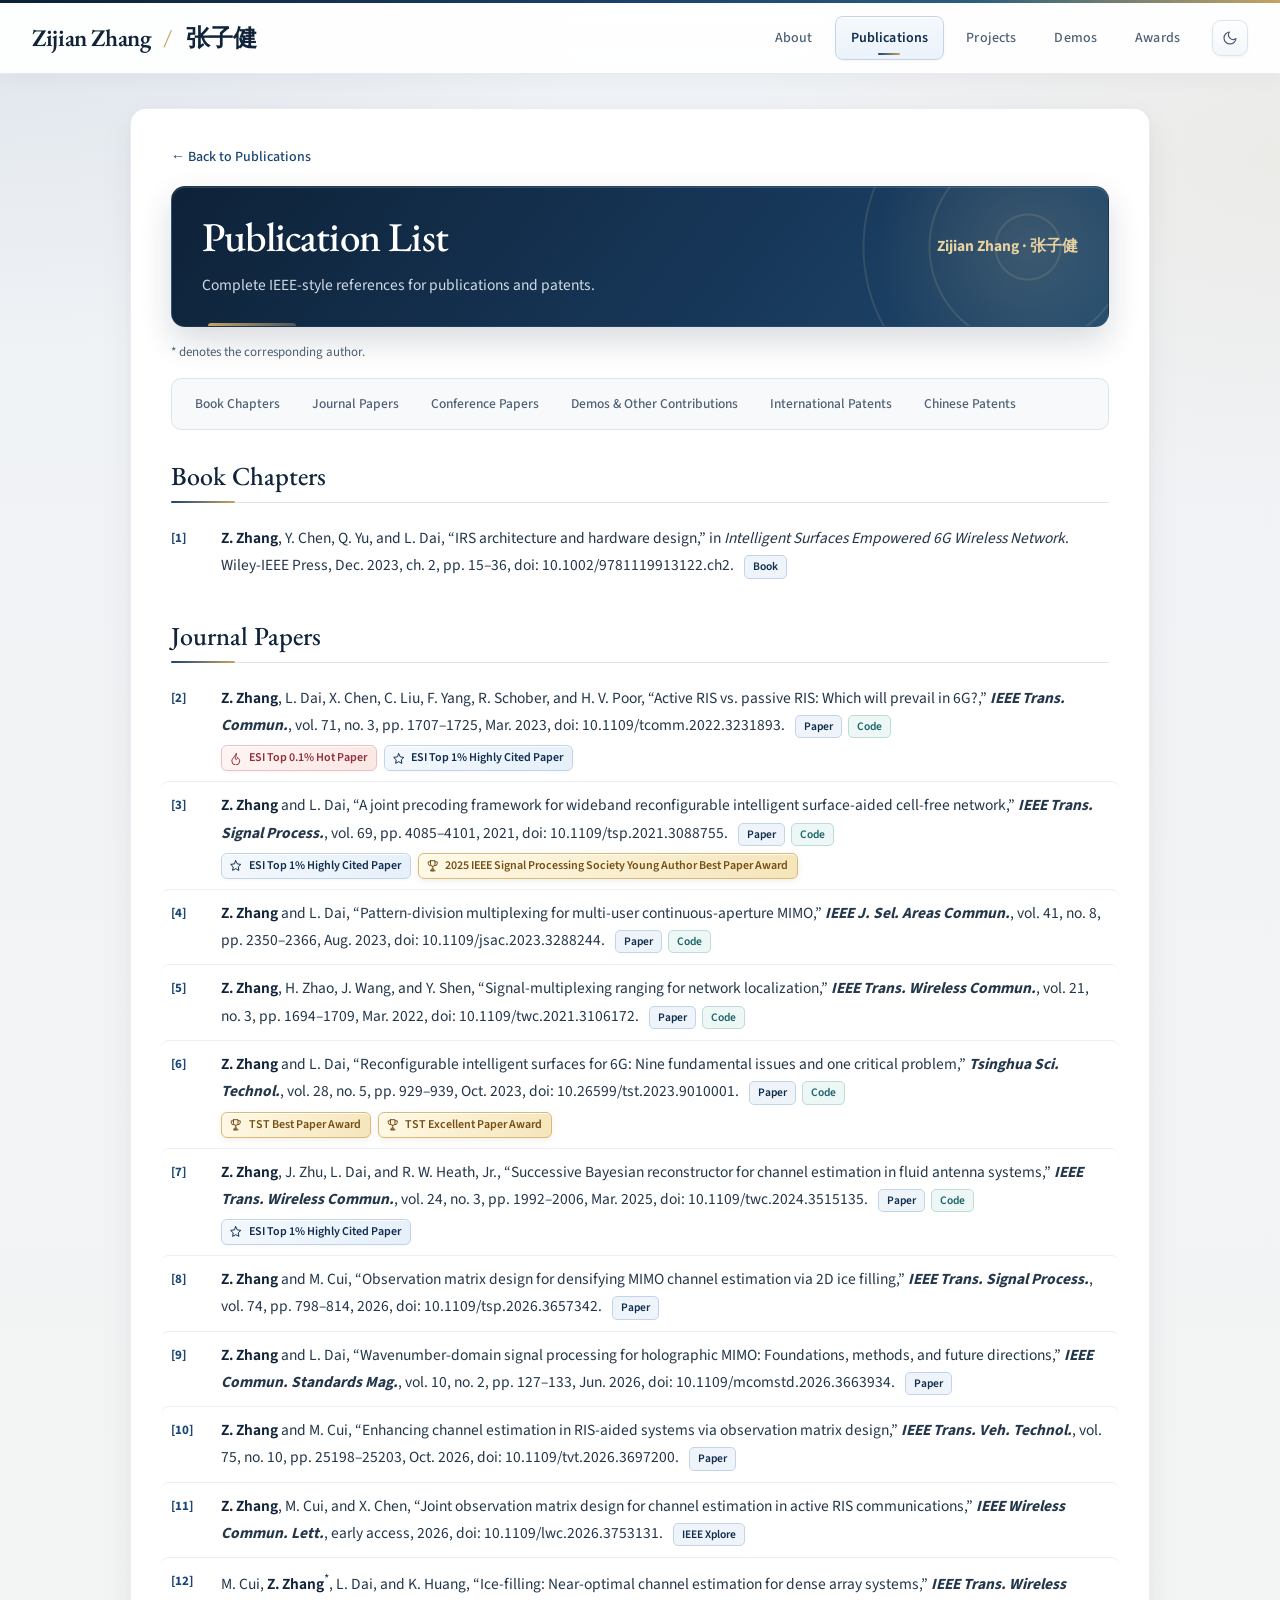
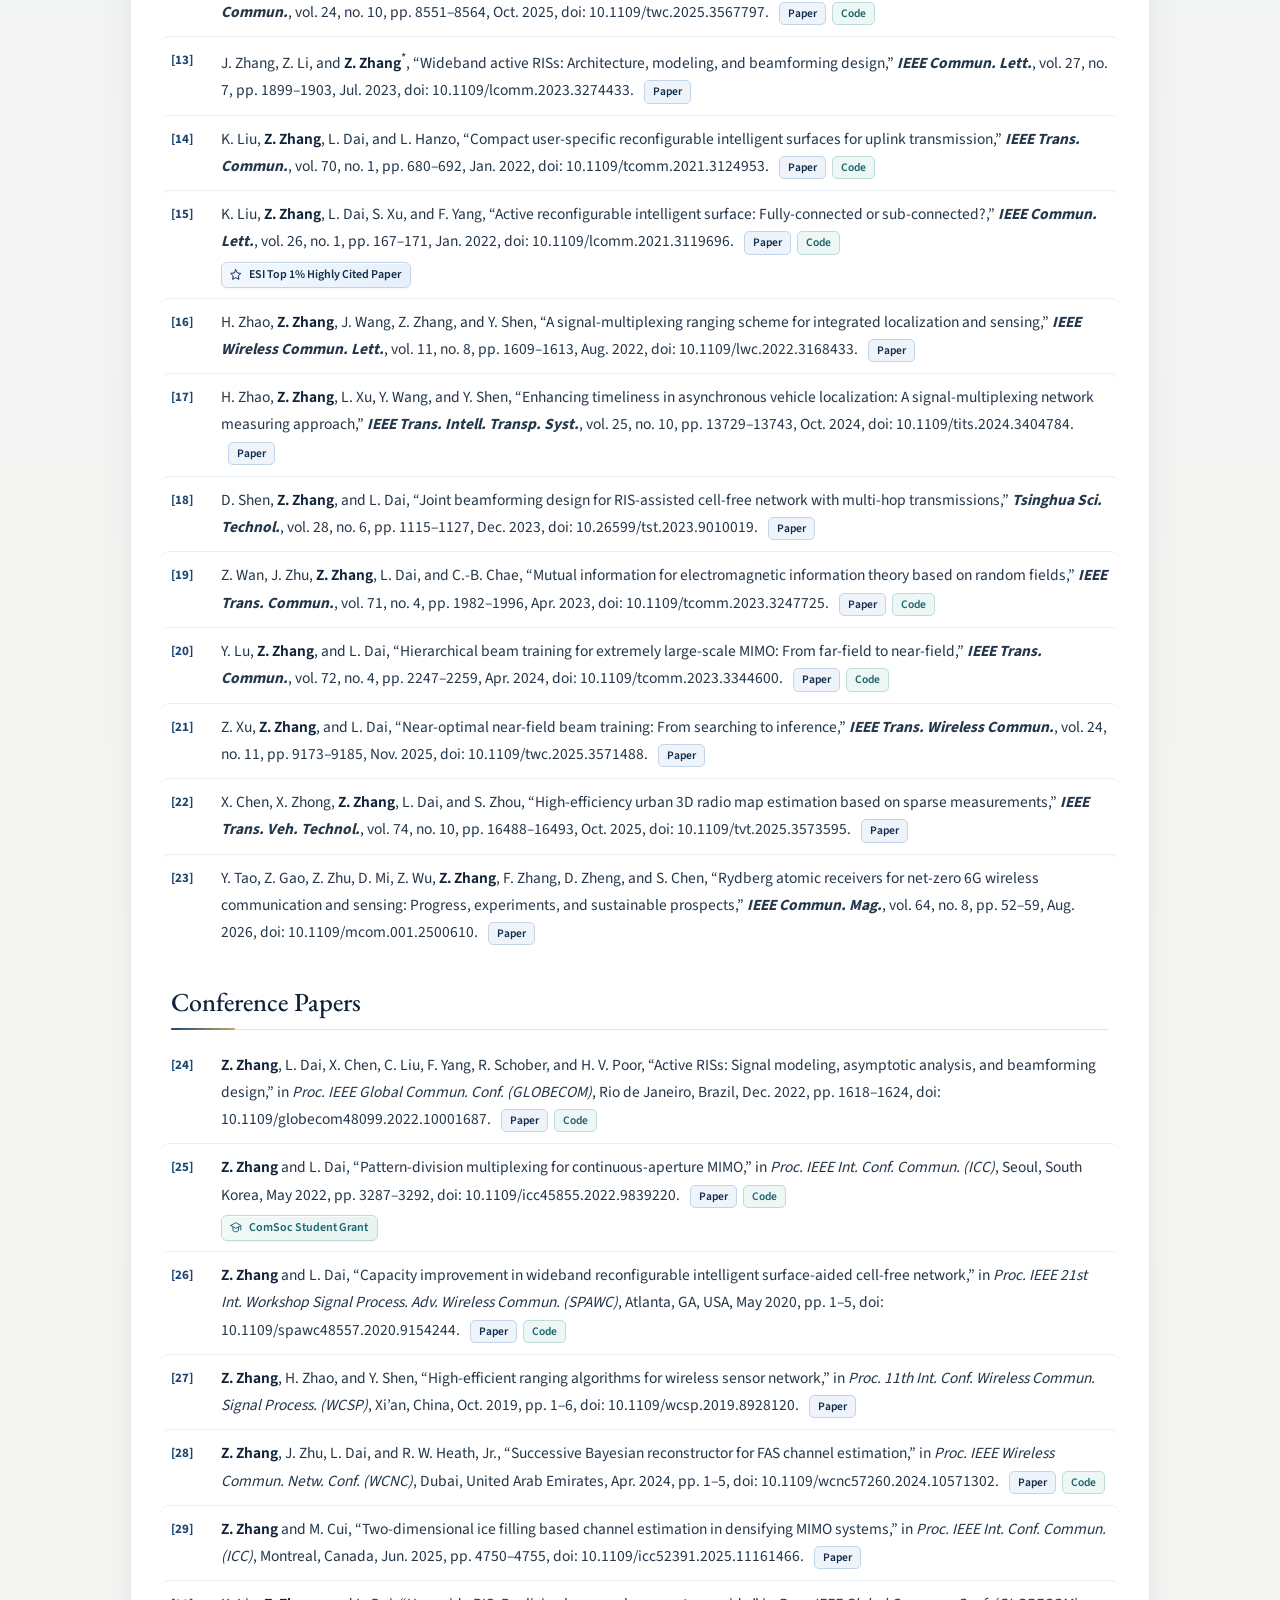
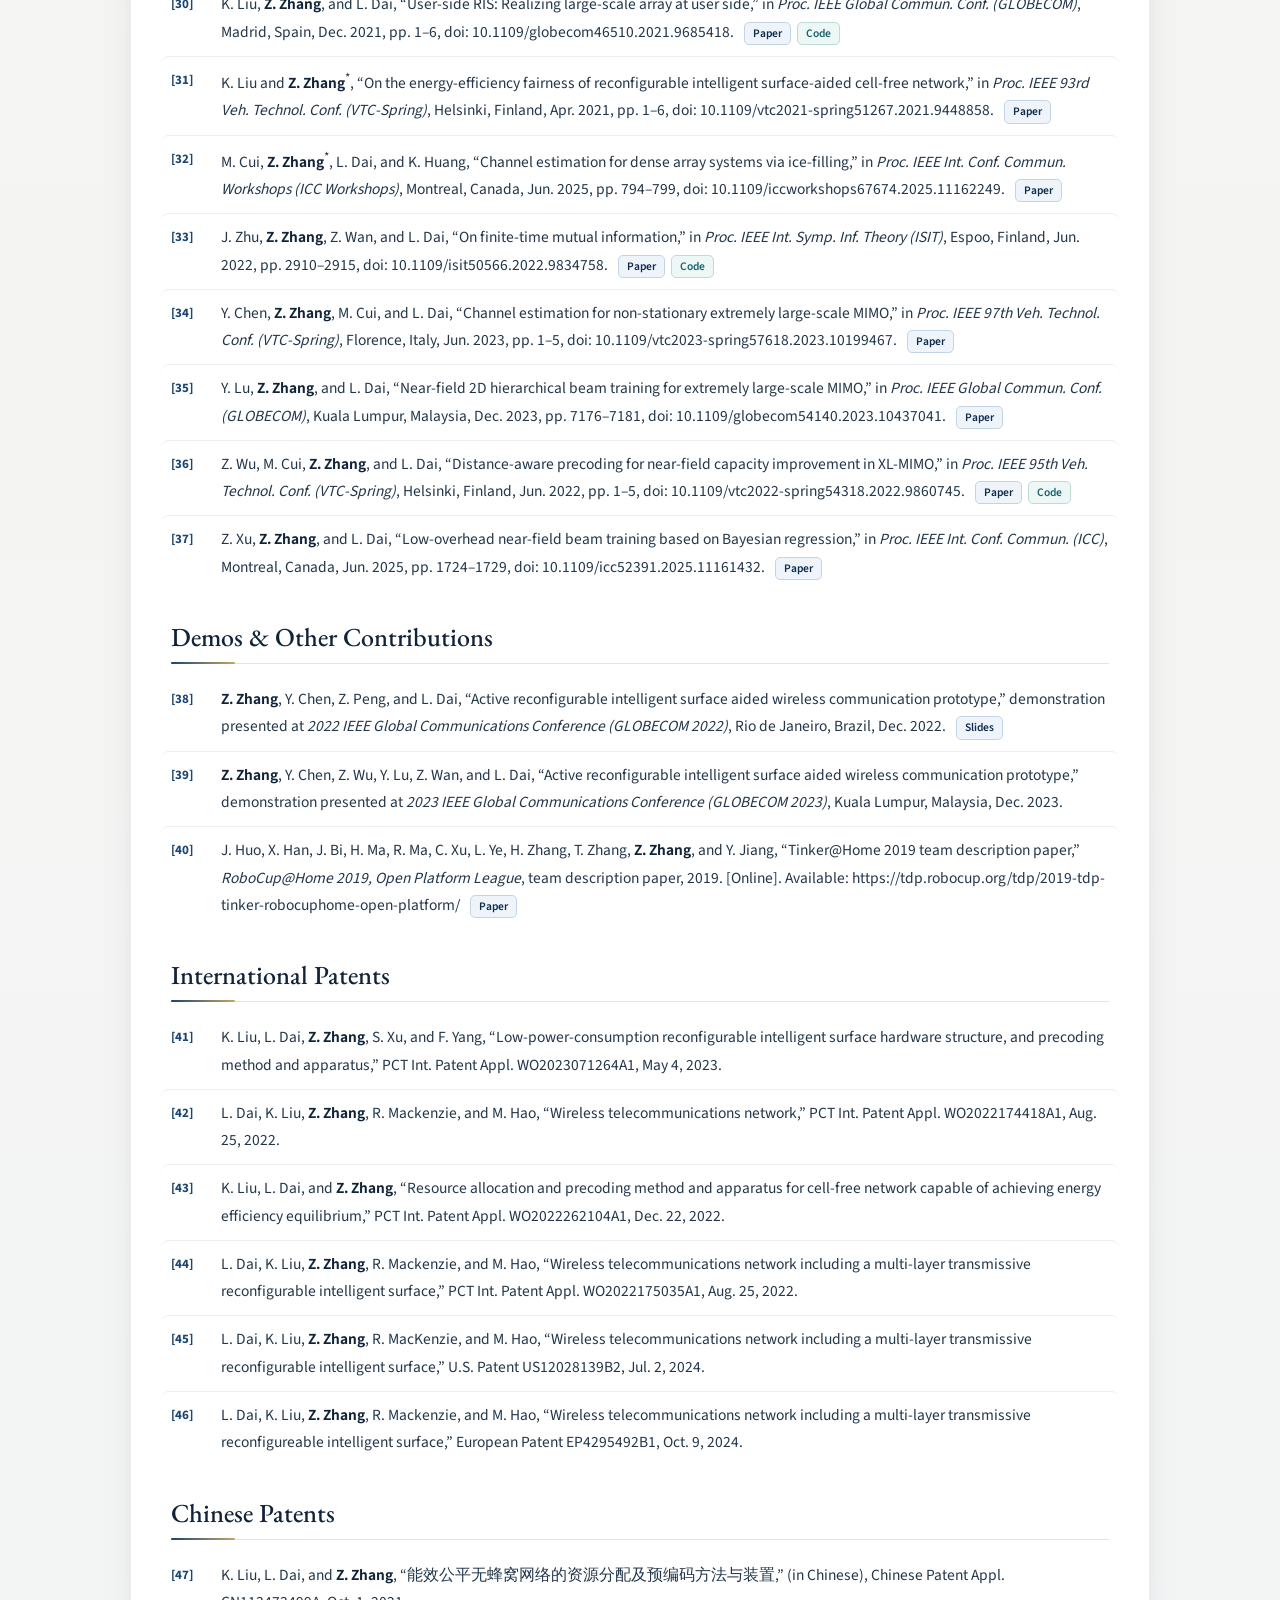
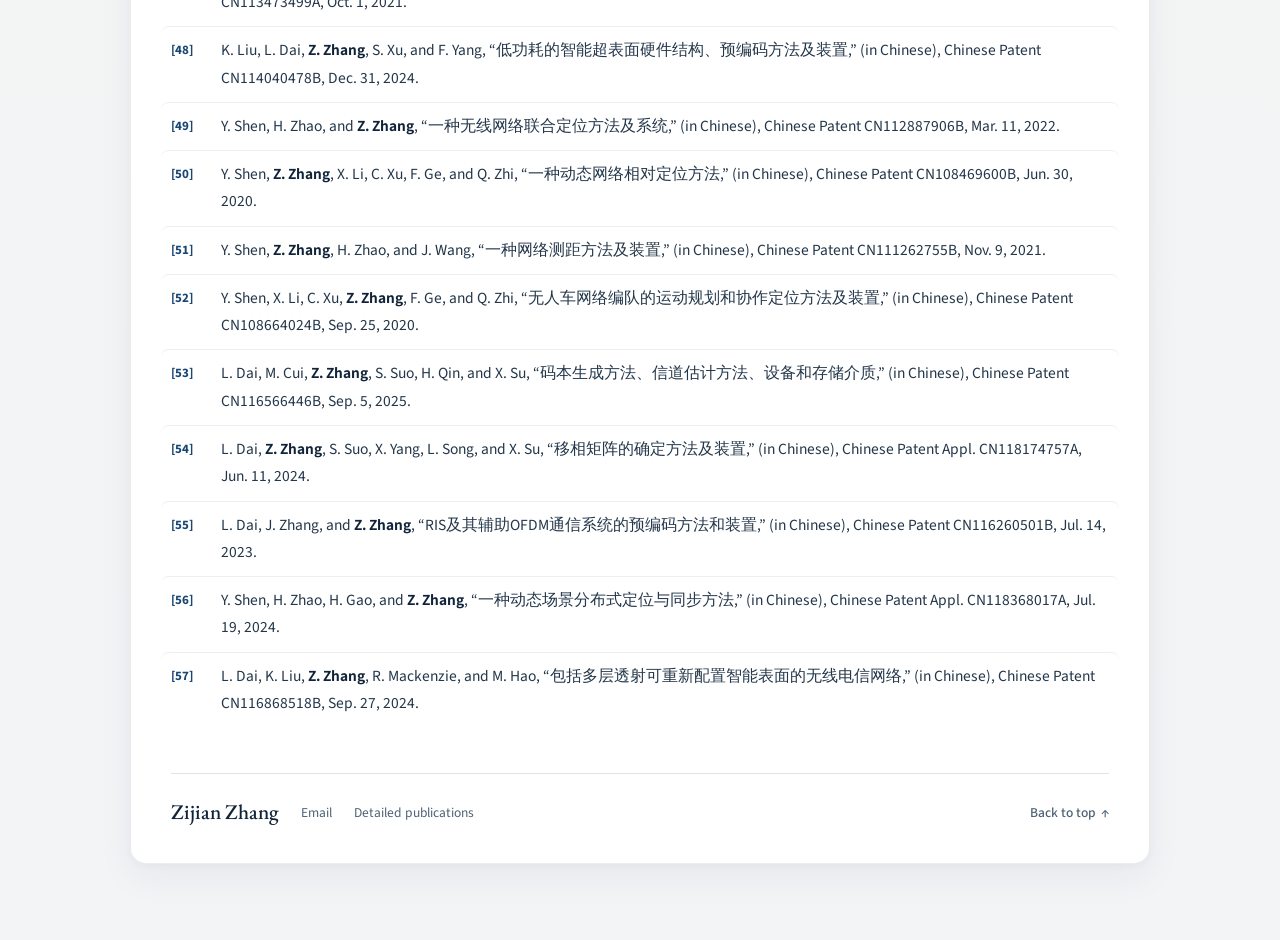
<file: publication-list.html>
<!doctype html>
<html lang="en">
<head>
<meta charset="utf-8">
<meta name="viewport" content="width=device-width, initial-scale=1">
<meta name="description" content="The complete publication and patent list of Zijian Zhang, presented as IEEE-style references.">
<link rel="canonical" href="https://zhangzij15.github.io/publication-list.html">
<meta property="og:type" content="website">
<meta property="og:site_name" content="Zijian Zhang">
<meta property="og:title" content="Publication List | Zijian Zhang">
<meta property="og:description" content="The complete publication and patent list of Zijian Zhang, presented as IEEE-style references.">
<meta property="og:url" content="https://zhangzij15.github.io/publication-list.html">
<meta property="og:image" content="https://zhangzij15.github.io/photos/ZZJ_bio3.jpg">
<meta name="twitter:card" content="summary">
<meta name="twitter:title" content="Publication List | Zijian Zhang">
<meta name="twitter:description" content="The complete publication and patent list of Zijian Zhang, presented as IEEE-style references.">
<meta name="twitter:image" content="https://zhangzij15.github.io/photos/ZZJ_bio3.jpg">
<script>(function(){try{var t=localStorage.getItem('zhangzij15-theme');if(t==='dark'||(!t&&window.matchMedia&&window.matchMedia('(prefers-color-scheme: dark)').matches)){document.documentElement.dataset.theme='dark';}}catch(e){}})();</script>
<link rel="stylesheet" href="acad-homepage.css?v=20261124-ux">
<link rel="shortcut icon" type="image/x-icon" href="Tsinghua.ico">
<title>Publication List | Zijian Zhang</title>
<script src="assets/js/site-ui.js?v=20261124" defer></script>
</head>
<body class="publications-page publication-list-page academic-subpage" id="page-top">
<a class="skip-link" href="#main-content">Skip to main content</a>
<header class="site-masthead"><div class="site-masthead__inner"><a class="site-brand" href="index.html">Zijian Zhang <span>/</span> 张子健</a><nav class="site-nav" aria-label="Main navigation"><a href="index.html">About</a><a class="current" aria-current="location" href="publications.html">Publications</a><a href="projects.html">Projects</a><a href="demos.html">Demos</a><a href="awards.html">Awards</a></nav></div></header>
<main class="site-main reference-main">
<article class="site-content" id="main-content" tabindex="-1"><div id="layout-content">
<p class="reference-back"><a href="publications.html">← Back to Publications</a></p>
<div id="toptitle"><div class="reference-title-row"><h1>Publication List</h1><p class="reference-byline"><strong>Zijian Zhang · 张子健</strong></p></div>
<p class="page-intro">Complete IEEE-style references for publications and patents.</p></div>
<p class="publication-note">* denotes the corresponding author.</p>
<nav class="reference-nav" aria-label="Publication categories"><a href="#book-chapters">Book Chapters</a><a href="#journal-papers">Journal Papers</a><a href="#conference-papers">Conference Papers</a><a href="#other-publications">Demos &amp; Other Contributions</a><a href="#international-patents">International Patents</a><a href="#chinese-patents">Chinese Patents</a></nav>
<section class="reference-section" id="book-chapters" aria-labelledby="book-chapters-heading">
<h2 id="book-chapters-heading">Book Chapters</h2>
<ol class="reference-list" start="1">
<li id="reference-b1" data-publication-id="B1"><span class="reference-number">[1]</span><div class="reference-content"><p class="reference-text"><strong>Z. Zhang</strong>, Y. Chen, Q. Yu, and L. Dai, “IRS architecture and hardware design,” in <i>Intelligent Surfaces Empowered 6G Wireless Network</i>. Wiley-IEEE Press, Dec. 2023, ch. 2, pp. 15–36, doi: 10.1002/9781119913122.ch2.</p> <span class="reference-links"><a href="https://www.wiley.com/en-sg/Intelligent+Surfaces+Empowered+6G+Wireless+Network-p-9781119913092" aria-label="Book for IRS Architecture and Hardware Design">Book</a></span></div></li>
</ol>
</section>
<section class="reference-section" id="journal-papers" aria-labelledby="journal-papers-heading">
<h2 id="journal-papers-heading">Journal Papers</h2>
<ol class="reference-list" start="2">
<li id="reference-j1" data-publication-id="J1"><span class="reference-number">[2]</span><div class="reference-content"><p class="reference-text"><strong>Z. Zhang</strong>, L. Dai, X. Chen, C. Liu, F. Yang, R. Schober, and H. V. Poor, “Active RIS vs. passive RIS: Which will prevail in 6G?,” <i>IEEE Trans. Commun.</i>, vol. 71, no. 3, pp. 1707–1725, Mar. 2023, doi: 10.1109/tcomm.2022.3231893.</p> <span class="reference-links"><a href="pubs/Journal_paper/TCOM.pdf" aria-label="Paper for Active RIS vs. Passive RIS: Which Will Prevail in 6G?">Paper</a><a href="codes/TCOM.zip" aria-label="Code for Active RIS vs. Passive RIS: Which Will Prevail in 6G?">Code</a></span><div class="reference-recognition"><span class="reference-badge reference-badge--esi recognition-badge recognition-badge--hot"><svg class="recognition-icon" viewBox="0 0 24 24" width="14" height="14" aria-hidden="true" focusable="false"><path d="M13 3c1 4-2 5-2 8 0 1.4 1 2.4 2.2 2.6 1.3-1.2 1.9-2.6 1.8-4.2 3.2 2.7 4 4.7 4 6.6a7 7 0 0 1-14 0c0-4.4 4.4-6.4 8-13Z"/></svg>ESI Top 0.1% Hot Paper</span><span class="reference-badge reference-badge--esi recognition-badge recognition-badge--esi"><svg class="recognition-icon" viewBox="0 0 24 24" width="14" height="14" aria-hidden="true" focusable="false"><path d="m12 3 2.8 5.7 6.2.9-4.5 4.4 1.1 6.2-5.6-3-5.6 3 1.1-6.2L3 9.6l6.2-.9Z"/></svg>ESI Top 1% Highly Cited Paper</span></div></div></li>
<li id="reference-j2" data-publication-id="J2"><span class="reference-number">[3]</span><div class="reference-content"><p class="reference-text"><strong>Z. Zhang</strong> and L. Dai, “A joint precoding framework for wideband reconfigurable intelligent surface-aided cell-free network,” <i>IEEE Trans. Signal Process.</i>, vol. 69, pp. 4085–4101, 2021, doi: 10.1109/tsp.2021.3088755.</p> <span class="reference-links"><a href="pubs/Journal_paper/TSP.pdf" aria-label="Paper for A Joint Precoding Framework for Wideband Reconfigurable Intelligent Surface-Aided Cell-Free Network">Paper</a><a href="codes/TSP.zip" aria-label="Code for A Joint Precoding Framework for Wideband Reconfigurable Intelligent Surface-Aided Cell-Free Network">Code</a></span><div class="reference-recognition"><span class="reference-badge reference-badge--esi recognition-badge recognition-badge--esi"><svg class="recognition-icon" viewBox="0 0 24 24" width="14" height="14" aria-hidden="true" focusable="false"><path d="m12 3 2.8 5.7 6.2.9-4.5 4.4 1.1 6.2-5.6-3-5.6 3 1.1-6.2L3 9.6l6.2-.9Z"/></svg>ESI Top 1% Highly Cited Paper</span><span class="reference-badge reference-badge--award recognition-badge recognition-badge--award"><svg class="recognition-icon" viewBox="0 0 24 24" width="14" height="14" aria-hidden="true" focusable="false"><path d="M8 3h8v6a4 4 0 0 1-8 0V3Z"/><path d="M8 5H4v3a4 4 0 0 0 4 4m8-7h4v3a4 4 0 0 1-4 4M12 13v5m-4 3h8m-6-3h4v3h-4Z"/></svg>2025 IEEE Signal Processing Society Young Author Best Paper Award</span></div></div></li>
<li id="reference-j3" data-publication-id="J3"><span class="reference-number">[4]</span><div class="reference-content"><p class="reference-text"><strong>Z. Zhang</strong> and L. Dai, “Pattern-division multiplexing for multi-user continuous-aperture MIMO,” <i>IEEE J. Sel. Areas Commun.</i>, vol. 41, no. 8, pp. 2350–2366, Aug. 2023, doi: 10.1109/jsac.2023.3288244.</p> <span class="reference-links"><a href="pubs/Journal_paper/JSAC.pdf" aria-label="Paper for Pattern-Division Multiplexing for Multi-User Continuous-Aperture MIMO">Paper</a><a href="codes/JSAC.zip" aria-label="Code for Pattern-Division Multiplexing for Multi-User Continuous-Aperture MIMO">Code</a></span></div></li>
<li id="reference-j4" data-publication-id="J4"><span class="reference-number">[5]</span><div class="reference-content"><p class="reference-text"><strong>Z. Zhang</strong>, H. Zhao, J. Wang, and Y. Shen, “Signal-multiplexing ranging for network localization,” <i>IEEE Trans. Wireless Commun.</i>, vol. 21, no. 3, pp. 1694–1709, Mar. 2022, doi: 10.1109/twc.2021.3106172.</p> <span class="reference-links"><a href="pubs/Journal_paper/TWC.pdf" aria-label="Paper for Signal-Multiplexing Ranging for Network Localization">Paper</a><a href="codes/TWC.zip" aria-label="Code for Signal-Multiplexing Ranging for Network Localization">Code</a></span></div></li>
<li id="reference-j5" data-publication-id="J5"><span class="reference-number">[6]</span><div class="reference-content"><p class="reference-text"><strong>Z. Zhang</strong> and L. Dai, “Reconfigurable intelligent surfaces for 6G: Nine fundamental issues and one critical problem,” <i>Tsinghua Sci. Technol.</i>, vol. 28, no. 5, pp. 929–939, Oct. 2023, doi: 10.26599/tst.2023.9010001.</p> <span class="reference-links"><a href="pubs/Journal_paper/TST.pdf" aria-label="Paper for Reconfigurable Intelligent Surfaces for 6G: Nine Fundamental Issues and One Critical Problem">Paper</a><a href="codes/TST.zip" aria-label="Code for Reconfigurable Intelligent Surfaces for 6G: Nine Fundamental Issues and One Critical Problem">Code</a></span><div class="reference-recognition"><span class="reference-badge reference-badge--award recognition-badge recognition-badge--award"><svg class="recognition-icon" viewBox="0 0 24 24" width="14" height="14" aria-hidden="true" focusable="false"><path d="M8 3h8v6a4 4 0 0 1-8 0V3Z"/><path d="M8 5H4v3a4 4 0 0 0 4 4m8-7h4v3a4 4 0 0 1-4 4M12 13v5m-4 3h8m-6-3h4v3h-4Z"/></svg>TST Best Paper Award</span><span class="reference-badge reference-badge--award recognition-badge recognition-badge--award"><svg class="recognition-icon" viewBox="0 0 24 24" width="14" height="14" aria-hidden="true" focusable="false"><path d="M8 3h8v6a4 4 0 0 1-8 0V3Z"/><path d="M8 5H4v3a4 4 0 0 0 4 4m8-7h4v3a4 4 0 0 1-4 4M12 13v5m-4 3h8m-6-3h4v3h-4Z"/></svg>TST Excellent Paper Award</span></div></div></li>
<li id="reference-j6" data-publication-id="J6"><span class="reference-number">[7]</span><div class="reference-content"><p class="reference-text"><strong>Z. Zhang</strong>, J. Zhu, L. Dai, and R. W. Heath, Jr., “Successive Bayesian reconstructor for channel estimation in fluid antenna systems,” <i>IEEE Trans. Wireless Commun.</i>, vol. 24, no. 3, pp. 1992–2006, Mar. 2025, doi: 10.1109/twc.2024.3515135.</p> <span class="reference-links"><a href="pubs/Journal_paper/TWC_FAS.pdf" aria-label="Paper for Successive Bayesian Reconstructor for Channel Estimation in Fluid Antenna Systems">Paper</a><a href="codes/TWC_FAS.zip" aria-label="Code for Successive Bayesian Reconstructor for Channel Estimation in Fluid Antenna Systems">Code</a></span><div class="reference-recognition"><span class="reference-badge reference-badge--esi recognition-badge recognition-badge--esi"><svg class="recognition-icon" viewBox="0 0 24 24" width="14" height="14" aria-hidden="true" focusable="false"><path d="m12 3 2.8 5.7 6.2.9-4.5 4.4 1.1 6.2-5.6-3-5.6 3 1.1-6.2L3 9.6l6.2-.9Z"/></svg>ESI Top 1% Highly Cited Paper</span></div></div></li>
<li id="reference-j7" data-publication-id="J7"><span class="reference-number">[8]</span><div class="reference-content"><p class="reference-text"><strong>Z. Zhang</strong> and M. Cui, “Observation matrix design for densifying MIMO channel estimation via 2D ice filling,” <i>IEEE Trans. Signal Process.</i>, vol. 74, pp. 798–814, 2026, doi: 10.1109/tsp.2026.3657342.</p> <span class="reference-links"><a href="pubs/Journal_paper/TSP_2DIF.pdf" aria-label="Paper for Observation Matrix Design for Densifying MIMO Channel Estimation via 2D Ice Filling">Paper</a></span></div></li>
<li id="reference-j8" data-publication-id="J8"><span class="reference-number">[9]</span><div class="reference-content"><p class="reference-text"><strong>Z. Zhang</strong> and L. Dai, “Wavenumber-domain signal processing for holographic MIMO: Foundations, methods, and future directions,” <i>IEEE Commun. Standards Mag.</i>, vol. 10, no. 2, pp. 127–133, Jun. 2026, doi: 10.1109/mcomstd.2026.3663934.</p> <span class="reference-links"><a href="pubs/Journal_paper/STDCOMMAG.pdf" aria-label="Paper for Wavenumber-Domain Signal Processing for Holographic MIMO: Foundations, Methods, and Future Directions">Paper</a></span></div></li>
<li id="reference-j9" data-publication-id="J9"><span class="reference-number">[10]</span><div class="reference-content"><p class="reference-text"><strong>Z. Zhang</strong> and M. Cui, “Enhancing channel estimation in RIS-aided systems via observation matrix design,” <i>IEEE Trans. Veh. Technol.</i>, vol. 75, no. 10, pp. 25198–25203, Oct. 2026, doi: 10.1109/tvt.2026.3697200.</p> <span class="reference-links"><a href="pubs/Journal_paper/TVT.pdf" aria-label="Paper for Enhancing Channel Estimation in RIS-Aided Systems via Observation Matrix Design">Paper</a></span></div></li>
<li id="reference-j10" data-publication-id="J10"><span class="reference-number">[11]</span><div class="reference-content"><p class="reference-text"><strong>Z. Zhang</strong>, M. Cui, and X. Chen, “Joint observation matrix design for channel estimation in active RIS communications,” <i>IEEE Wireless Commun. Lett.</i>, early access, 2026, doi: 10.1109/lwc.2026.3753131.</p> <span class="reference-links"><a href="https://ieeexplore.ieee.org/document/11793706/" target="_blank" rel="noopener" aria-label="IEEE Xplore for Joint Observation Matrix Design for Channel Estimation in Active RIS Communications">IEEE Xplore</a></span></div></li>
<li id="reference-j11" data-publication-id="J11"><span class="reference-number">[12]</span><div class="reference-content"><p class="reference-text">M. Cui, <strong>Z. Zhang</strong><sup title="Corresponding author">*</sup>, L. Dai, and K. Huang, “Ice-filling: Near-optimal channel estimation for dense array systems,” <i>IEEE Trans. Wireless Commun.</i>, vol. 24, no. 10, pp. 8551–8564, Oct. 2025, doi: 10.1109/twc.2025.3567797.</p> <span class="reference-links"><a href="pubs/Journal_paper/TWC_IF.pdf" aria-label="Paper for Ice-Filling: Near-Optimal Channel Estimation for Dense Array Systems">Paper</a><a href="codes/TWC_IF.zip" aria-label="Code for Ice-Filling: Near-Optimal Channel Estimation for Dense Array Systems">Code</a></span></div></li>
<li id="reference-j12" data-publication-id="J12"><span class="reference-number">[13]</span><div class="reference-content"><p class="reference-text">J. Zhang, Z. Li, and <strong>Z. Zhang</strong><sup title="Corresponding author">*</sup>, “Wideband active RISs: Architecture, modeling, and beamforming design,” <i>IEEE Commun. Lett.</i>, vol. 27, no. 7, pp. 1899–1903, Jul. 2023, doi: 10.1109/lcomm.2023.3274433.</p> <span class="reference-links"><a href="pubs/Journal_paper/CL_z.pdf" aria-label="Paper for Wideband Active RISs: Architecture, Modeling, and Beamforming Design">Paper</a></span></div></li>
<li id="reference-j13" data-publication-id="J13"><span class="reference-number">[14]</span><div class="reference-content"><p class="reference-text">K. Liu, <strong>Z. Zhang</strong>, L. Dai, and L. Hanzo, “Compact user-specific reconfigurable intelligent surfaces for uplink transmission,” <i>IEEE Trans. Commun.</i>, vol. 70, no. 1, pp. 680–692, Jan. 2022, doi: 10.1109/tcomm.2021.3124953.</p> <span class="reference-links"><a href="pubs/Journal_paper/TCOM_k.pdf" aria-label="Paper for Compact User-Specific Reconfigurable Intelligent Surfaces for Uplink Transmission">Paper</a><a href="codes/TCOM_k.zip" aria-label="Code for Compact User-Specific Reconfigurable Intelligent Surfaces for Uplink Transmission">Code</a></span></div></li>
<li id="reference-j14" data-publication-id="J14"><span class="reference-number">[15]</span><div class="reference-content"><p class="reference-text">K. Liu, <strong>Z. Zhang</strong>, L. Dai, S. Xu, and F. Yang, “Active reconfigurable intelligent surface: Fully-connected or sub-connected?,” <i>IEEE Commun. Lett.</i>, vol. 26, no. 1, pp. 167–171, Jan. 2022, doi: 10.1109/lcomm.2021.3119696.</p> <span class="reference-links"><a href="pubs/Journal_paper/CL_k.pdf" aria-label="Paper for Active Reconfigurable Intelligent Surface: Fully-Connected or Sub-Connected?">Paper</a><a href="codes/CL_k.zip" aria-label="Code for Active Reconfigurable Intelligent Surface: Fully-Connected or Sub-Connected?">Code</a></span><div class="reference-recognition"><span class="reference-badge reference-badge--esi recognition-badge recognition-badge--esi"><svg class="recognition-icon" viewBox="0 0 24 24" width="14" height="14" aria-hidden="true" focusable="false"><path d="m12 3 2.8 5.7 6.2.9-4.5 4.4 1.1 6.2-5.6-3-5.6 3 1.1-6.2L3 9.6l6.2-.9Z"/></svg>ESI Top 1% Highly Cited Paper</span></div></div></li>
<li id="reference-j15" data-publication-id="J15"><span class="reference-number">[16]</span><div class="reference-content"><p class="reference-text">H. Zhao, <strong>Z. Zhang</strong>, J. Wang, Z. Zhang, and Y. Shen, “A signal-multiplexing ranging scheme for integrated localization and sensing,” <i>IEEE Wireless Commun. Lett.</i>, vol. 11, no. 8, pp. 1609–1613, Aug. 2022, doi: 10.1109/lwc.2022.3168433.</p> <span class="reference-links"><a href="pubs/Journal_paper/WCL_z.pdf" aria-label="Paper for A Signal-Multiplexing Ranging Scheme for Integrated Localization and Sensing">Paper</a></span></div></li>
<li id="reference-j16" data-publication-id="J16"><span class="reference-number">[17]</span><div class="reference-content"><p class="reference-text">H. Zhao, <strong>Z. Zhang</strong>, L. Xu, Y. Wang, and Y. Shen, “Enhancing timeliness in asynchronous vehicle localization: A signal-multiplexing network measuring approach,” <i>IEEE Trans. Intell. Transp. Syst.</i>, vol. 25, no. 10, pp. 13729–13743, Oct. 2024, doi: 10.1109/tits.2024.3404784.</p> <span class="reference-links"><a href="pubs/Journal_paper/TITS_z.pdf" aria-label="Paper for Enhancing Timeliness in Asynchronous Vehicle Localization: A Signal-Multiplexing Network Measuring Approach">Paper</a></span></div></li>
<li id="reference-j17" data-publication-id="J17"><span class="reference-number">[18]</span><div class="reference-content"><p class="reference-text">D. Shen, <strong>Z. Zhang</strong>, and L. Dai, “Joint beamforming design for RIS-assisted cell-free network with multi-hop transmissions,” <i>Tsinghua Sci. Technol.</i>, vol. 28, no. 6, pp. 1115–1127, Dec. 2023, doi: 10.26599/tst.2023.9010019.</p> <span class="reference-links"><a href="pubs/Journal_paper/TST_s.pdf" aria-label="Paper for Joint Beamforming Design for RIS-Assisted Cell-Free Network with Multi-Hop Transmissions">Paper</a></span></div></li>
<li id="reference-j18" data-publication-id="J18"><span class="reference-number">[19]</span><div class="reference-content"><p class="reference-text">Z. Wan, J. Zhu, <strong>Z. Zhang</strong>, L. Dai, and C.-B. Chae, “Mutual information for electromagnetic information theory based on random fields,” <i>IEEE Trans. Commun.</i>, vol. 71, no. 4, pp. 1982–1996, Apr. 2023, doi: 10.1109/tcomm.2023.3247725.</p> <span class="reference-links"><a href="pubs/Journal_paper/TCOM_wan.pdf" aria-label="Paper for Mutual Information for Electromagnetic Information Theory Based on Random Fields">Paper</a><a href="codes/TCOM_wan.zip" aria-label="Code for Mutual Information for Electromagnetic Information Theory Based on Random Fields">Code</a></span></div></li>
<li id="reference-j19" data-publication-id="J19"><span class="reference-number">[20]</span><div class="reference-content"><p class="reference-text">Y. Lu, <strong>Z. Zhang</strong>, and L. Dai, “Hierarchical beam training for extremely large-scale MIMO: From far-field to near-field,” <i>IEEE Trans. Commun.</i>, vol. 72, no. 4, pp. 2247–2259, Apr. 2024, doi: 10.1109/tcomm.2023.3344600.</p> <span class="reference-links"><a href="pubs/Journal_paper/TCOM_l.pdf" aria-label="Paper for Hierarchical Beam Training for Extremely Large-Scale MIMO: From Far-Field to Near-Field">Paper</a><a href="codes/TCOM_l.rar" aria-label="Code for Hierarchical Beam Training for Extremely Large-Scale MIMO: From Far-Field to Near-Field">Code</a></span></div></li>
<li id="reference-j20" data-publication-id="J20"><span class="reference-number">[21]</span><div class="reference-content"><p class="reference-text">Z. Xu, <strong>Z. Zhang</strong>, and L. Dai, “Near-optimal near-field beam training: From searching to inference,” <i>IEEE Trans. Wireless Commun.</i>, vol. 24, no. 11, pp. 9173–9185, Nov. 2025, doi: 10.1109/twc.2025.3571488.</p> <span class="reference-links"><a href="pubs/Journal_paper/TWC_NFBT.pdf" aria-label="Paper for Near-Optimal Near-Field Beam Training: From Searching to Inference">Paper</a></span></div></li>
<li id="reference-j21" data-publication-id="J21"><span class="reference-number">[22]</span><div class="reference-content"><p class="reference-text">X. Chen, X. Zhong, <strong>Z. Zhang</strong>, L. Dai, and S. Zhou, “High-efficiency urban 3D radio map estimation based on sparse measurements,” <i>IEEE Trans. Veh. Technol.</i>, vol. 74, no. 10, pp. 16488–16493, Oct. 2025, doi: 10.1109/tvt.2025.3573595.</p> <span class="reference-links"><a href="pubs/Journal_paper/TVT_MAP.pdf" aria-label="Paper for High-Efficiency Urban 3D Radio Map Estimation Based on Sparse Measurements">Paper</a></span></div></li>
<li id="reference-j22" data-publication-id="J22"><span class="reference-number">[23]</span><div class="reference-content"><p class="reference-text">Y. Tao, Z. Gao, Z. Zhu, D. Mi, Z. Wu, <strong>Z. Zhang</strong>, F. Zhang, D. Zheng, and S. Chen, “Rydberg atomic receivers for net-zero 6G wireless communication and sensing: Progress, experiments, and sustainable prospects,” <i>IEEE Commun. Mag.</i>, vol. 64, no. 8, pp. 52–59, Aug. 2026, doi: 10.1109/mcom.001.2500610.</p> <span class="reference-links"><a href="pubs/Journal_paper/COMMAG_Ryd.pdf" aria-label="Paper for Rydberg Atomic Receivers for Net-Zero 6G Wireless Communication and Sensing: Progress, Experiments, and Sustainable Prospects">Paper</a></span></div></li>
</ol>
</section>
<section class="reference-section" id="conference-papers" aria-labelledby="conference-papers-heading">
<h2 id="conference-papers-heading">Conference Papers</h2>
<ol class="reference-list" start="24">
<li id="reference-c1" data-publication-id="C1"><span class="reference-number">[24]</span><div class="reference-content"><p class="reference-text"><strong>Z. Zhang</strong>, L. Dai, X. Chen, C. Liu, F. Yang, R. Schober, and H. V. Poor, “Active RISs: Signal modeling, asymptotic analysis, and beamforming design,” in <i>Proc. IEEE Global Commun. Conf. (GLOBECOM)</i>, Rio de Janeiro, Brazil, Dec. 2022, pp. 1618–1624, doi: 10.1109/globecom48099.2022.10001687.</p> <span class="reference-links"><a href="pubs/Conference_paper/GLOBECOM.pdf" aria-label="Paper for Active RISs: Signal Modeling, Asymptotic Analysis, and Beamforming Design">Paper</a><a href="codes/GLOBECOM.zip" aria-label="Code for Active RISs: Signal Modeling, Asymptotic Analysis, and Beamforming Design">Code</a></span></div></li>
<li id="reference-c2" data-publication-id="C2"><span class="reference-number">[25]</span><div class="reference-content"><p class="reference-text"><strong>Z. Zhang</strong> and L. Dai, “Pattern-division multiplexing for continuous-aperture MIMO,” in <i>Proc. IEEE Int. Conf. Commun. (ICC)</i>, Seoul, South Korea, May 2022, pp. 3287–3292, doi: 10.1109/icc45855.2022.9839220.</p> <span class="reference-links"><a href="pubs/Conference_paper/ICC.pdf" aria-label="Paper for Pattern-Division Multiplexing for Continuous-Aperture MIMO">Paper</a><a href="codes/ICC.zip" aria-label="Code for Pattern-Division Multiplexing for Continuous-Aperture MIMO">Code</a></span><div class="reference-recognition"><span class="reference-badge reference-badge--support recognition-badge recognition-badge--support"><svg class="recognition-icon" viewBox="0 0 24 24" width="14" height="14" aria-hidden="true" focusable="false"><path d="m3 8 9-5 9 5-9 5-9-5Zm4 3v6c3 3 7 3 10 0v-6m4-3v8"/></svg>ComSoc Student Grant</span></div></div></li>
<li id="reference-c3" data-publication-id="C3"><span class="reference-number">[26]</span><div class="reference-content"><p class="reference-text"><strong>Z. Zhang</strong> and L. Dai, “Capacity improvement in wideband reconfigurable intelligent surface-aided cell-free network,” in <i>Proc. IEEE 21st Int. Workshop Signal Process. Adv. Wireless Commun. (SPAWC)</i>, Atlanta, GA, USA, May 2020, pp. 1–5, doi: 10.1109/spawc48557.2020.9154244.</p> <span class="reference-links"><a href="pubs/Conference_paper/SPAWC.pdf" aria-label="Paper for Capacity Improvement in Wideband Reconfigurable Intelligent Surface-Aided Cell-Free Network">Paper</a><a href="codes/SPAWC.zip" aria-label="Code for Capacity Improvement in Wideband Reconfigurable Intelligent Surface-Aided Cell-Free Network">Code</a></span></div></li>
<li id="reference-c4" data-publication-id="C4"><span class="reference-number">[27]</span><div class="reference-content"><p class="reference-text"><strong>Z. Zhang</strong>, H. Zhao, and Y. Shen, “High-efficient ranging algorithms for wireless sensor network,” in <i>Proc. 11th Int. Conf. Wireless Commun. Signal Process. (WCSP)</i>, Xi’an, China, Oct. 2019, pp. 1–6, doi: 10.1109/wcsp.2019.8928120.</p> <span class="reference-links"><a href="pubs/Conference_paper/WCSP.pdf" aria-label="Paper for High-Efficient Ranging Algorithms for Wireless Sensor Network">Paper</a></span></div></li>
<li id="reference-c5" data-publication-id="C5"><span class="reference-number">[28]</span><div class="reference-content"><p class="reference-text"><strong>Z. Zhang</strong>, J. Zhu, L. Dai, and R. W. Heath, Jr., “Successive Bayesian reconstructor for FAS channel estimation,” in <i>Proc. IEEE Wireless Commun. Netw. Conf. (WCNC)</i>, Dubai, United Arab Emirates, Apr. 2024, pp. 1–5, doi: 10.1109/wcnc57260.2024.10571302.</p> <span class="reference-links"><a href="pubs/Conference_paper/WCNC.pdf" aria-label="Paper for Successive Bayesian Reconstructor for FAS Channel Estimation">Paper</a><a href="codes/TWC_FAS.zip" aria-label="Code for Successive Bayesian Reconstructor for FAS Channel Estimation">Code</a></span></div></li>
<li id="reference-c6" data-publication-id="C6"><span class="reference-number">[29]</span><div class="reference-content"><p class="reference-text"><strong>Z. Zhang</strong> and M. Cui, “Two-dimensional ice filling based channel estimation in densifying MIMO systems,” in <i>Proc. IEEE Int. Conf. Commun. (ICC)</i>, Montreal, Canada, Jun. 2025, pp. 4750–4755, doi: 10.1109/icc52391.2025.11161466.</p> <span class="reference-links"><a href="pubs/Conference_paper/ICC_2DIF.pdf" aria-label="Paper for Two-Dimensional Ice Filling Based Channel Estimation in Densifying MIMO Systems">Paper</a></span></div></li>
<li id="reference-c7" data-publication-id="C7"><span class="reference-number">[30]</span><div class="reference-content"><p class="reference-text">K. Liu, <strong>Z. Zhang</strong>, and L. Dai, “User-side RIS: Realizing large-scale array at user side,” in <i>Proc. IEEE Global Commun. Conf. (GLOBECOM)</i>, Madrid, Spain, Dec. 2021, pp. 1–6, doi: 10.1109/globecom46510.2021.9685418.</p> <span class="reference-links"><a href="pubs/Conference_paper/GLOBECOM_k.pdf" aria-label="Paper for User-Side RIS: Realizing Large-Scale Array at User Side">Paper</a><a href="codes/GLOBECOM_k.zip" aria-label="Code for User-Side RIS: Realizing Large-Scale Array at User Side">Code</a></span></div></li>
<li id="reference-c8" data-publication-id="C8"><span class="reference-number">[31]</span><div class="reference-content"><p class="reference-text">K. Liu and <strong>Z. Zhang</strong><sup title="Corresponding author">*</sup>, “On the energy-efficiency fairness of reconfigurable intelligent surface-aided cell-free network,” in <i>Proc. IEEE 93rd Veh. Technol. Conf. (VTC-Spring)</i>, Helsinki, Finland, Apr. 2021, pp. 1–6, doi: 10.1109/vtc2021-spring51267.2021.9448858.</p> <span class="reference-links"><a href="pubs/Conference_paper/VTC_k.pdf" aria-label="Paper for On The Energy-Efficiency Fairness of Reconfigurable Intelligent Surface-Aided Cell-Free Network">Paper</a></span></div></li>
<li id="reference-c9" data-publication-id="C9"><span class="reference-number">[32]</span><div class="reference-content"><p class="reference-text">M. Cui, <strong>Z. Zhang</strong><sup title="Corresponding author">*</sup>, L. Dai, and K. Huang, “Channel estimation for dense array systems via ice-filling,” in <i>Proc. IEEE Int. Conf. Commun. Workshops (ICC Workshops)</i>, Montreal, Canada, Jun. 2025, pp. 794–799, doi: 10.1109/iccworkshops67674.2025.11162249.</p> <span class="reference-links"><a href="pubs/Conference_paper/ICCWksp_IF.pdf" aria-label="Paper for Channel Estimation for Dense Array Systems via Ice-Filling">Paper</a></span></div></li>
<li id="reference-c10" data-publication-id="C10"><span class="reference-number">[33]</span><div class="reference-content"><p class="reference-text">J. Zhu, <strong>Z. Zhang</strong>, Z. Wan, and L. Dai, “On finite-time mutual information,” in <i>Proc. IEEE Int. Symp. Inf. Theory (ISIT)</i>, Espoo, Finland, Jun. 2022, pp. 2910–2915, doi: 10.1109/isit50566.2022.9834758.</p> <span class="reference-links"><a href="pubs/Conference_paper/ISIT_z.pdf" aria-label="Paper for On Finite-Time Mutual Information">Paper</a><a href="codes/ISIT_z.zip" aria-label="Code for On Finite-Time Mutual Information">Code</a></span></div></li>
<li id="reference-c11" data-publication-id="C11"><span class="reference-number">[34]</span><div class="reference-content"><p class="reference-text">Y. Chen, <strong>Z. Zhang</strong>, M. Cui, and L. Dai, “Channel estimation for non-stationary extremely large-scale MIMO,” in <i>Proc. IEEE 97th Veh. Technol. Conf. (VTC-Spring)</i>, Florence, Italy, Jun. 2023, pp. 1–5, doi: 10.1109/vtc2023-spring57618.2023.10199467.</p> <span class="reference-links"><a href="pubs/Conference_paper/VTC_c.pdf" aria-label="Paper for Channel Estimation for Non-Stationary Extremely Large-Scale MIMO">Paper</a></span></div></li>
<li id="reference-c12" data-publication-id="C12"><span class="reference-number">[35]</span><div class="reference-content"><p class="reference-text">Y. Lu, <strong>Z. Zhang</strong>, and L. Dai, “Near-field 2D hierarchical beam training for extremely large-scale MIMO,” in <i>Proc. IEEE Global Commun. Conf. (GLOBECOM)</i>, Kuala Lumpur, Malaysia, Dec. 2023, pp. 7176–7181, doi: 10.1109/globecom54140.2023.10437041.</p> <span class="reference-links"><a href="pubs/Conference_paper/GLOBECOM_l.pdf" aria-label="Paper for Near-Field 2D Hierarchical Beam Training for Extremely Large-Scale MIMO">Paper</a></span></div></li>
<li id="reference-c13" data-publication-id="C13"><span class="reference-number">[36]</span><div class="reference-content"><p class="reference-text">Z. Wu, M. Cui, <strong>Z. Zhang</strong>, and L. Dai, “Distance-aware precoding for near-field capacity improvement in XL-MIMO,” in <i>Proc. IEEE 95th Veh. Technol. Conf. (VTC-Spring)</i>, Helsinki, Finland, Jun. 2022, pp. 1–5, doi: 10.1109/vtc2022-spring54318.2022.9860745.</p> <span class="reference-links"><a href="pubs/Conference_paper/VTC_w.pdf" aria-label="Paper for Distance-Aware Precoding for Near-Field Capacity Improvement in XL-MIMO">Paper</a><a href="codes/VTC_w.zip" aria-label="Code for Distance-Aware Precoding for Near-Field Capacity Improvement in XL-MIMO">Code</a></span></div></li>
<li id="reference-c14" data-publication-id="C14"><span class="reference-number">[37]</span><div class="reference-content"><p class="reference-text">Z. Xu, <strong>Z. Zhang</strong>, and L. Dai, “Low-overhead near-field beam training based on Bayesian regression,” in <i>Proc. IEEE Int. Conf. Commun. (ICC)</i>, Montreal, Canada, Jun. 2025, pp. 1724–1729, doi: 10.1109/icc52391.2025.11161432.</p> <span class="reference-links"><a href="pubs/Conference_paper/ICC_NFBT.pdf" aria-label="Paper for Low-Overhead Near-Field Beam Training Based on Bayesian Regression">Paper</a></span></div></li>
</ol>
</section>
<section class="reference-section" id="other-publications" aria-labelledby="other-publications-heading">
<h2 id="other-publications-heading">Demos &amp; Other Contributions</h2>
<ol class="reference-list" start="38">
<li id="reference-o1" data-publication-id="O1"><span class="reference-number">[38]</span><div class="reference-content"><p class="reference-text"><strong>Z. Zhang</strong>, Y. Chen, Z. Peng, and L. Dai, “Active reconfigurable intelligent surface aided wireless communication prototype,” demonstration presented at <i>2022 IEEE Global Communications Conference (GLOBECOM 2022)</i>, Rio de Janeiro, Brazil, Dec. 2022.</p> <span class="reference-links"><a href="pubs/Conference_paper/GLOBECOM_demo.pdf" aria-label="Slides for Active reconfigurable intelligent surface aided wireless communication prototype">Slides</a></span></div></li>
<li id="reference-o2" data-publication-id="O2"><span class="reference-number">[39]</span><div class="reference-content"><p class="reference-text"><strong>Z. Zhang</strong>, Y. Chen, Z. Wu, Y. Lu, Z. Wan, and L. Dai, “Active reconfigurable intelligent surface aided wireless communication prototype,” demonstration presented at <i>2023 IEEE Global Communications Conference (GLOBECOM 2023)</i>, Kuala Lumpur, Malaysia, Dec. 2023.</p></div></li>
<li id="reference-o3" data-publication-id="O3"><span class="reference-number">[40]</span><div class="reference-content"><p class="reference-text">J. Huo, X. Han, J. Bi, H. Ma, R. Ma, C. Xu, L. Ye, H. Zhang, T. Zhang, <strong>Z. Zhang</strong>, and Y. Jiang, “Tinker@Home 2019 team description paper,” <i>RoboCup@Home 2019, Open Platform League</i>, team description paper, 2019. [Online]. Available: https://tdp.robocup.org/tdp/2019-tdp-tinker-robocuphome-open-platform/</p> <span class="reference-links"><a href="pubs/Conference_paper/Tinker.pdf" aria-label="Paper for Tinker@Home 2019 team description paper">Paper</a></span></div></li>
</ol>
</section>
<section class="reference-section" id="international-patents" aria-labelledby="international-patents-heading">
<h2 id="international-patents-heading">International Patents</h2>
<ol class="reference-list" start="41">
<li id="reference-ip1" data-publication-id="IP1"><span class="reference-number">[41]</span><div class="reference-content"><p class="reference-text">K. Liu, L. Dai, <strong>Z. Zhang</strong>, S. Xu, and F. Yang, “Low-power-consumption reconfigurable intelligent surface hardware structure, and precoding method and apparatus,” PCT Int. Patent Appl. WO2023071264A1, May 4, 2023.</p></div></li>
<li id="reference-ip2" data-publication-id="IP2"><span class="reference-number">[42]</span><div class="reference-content"><p class="reference-text">L. Dai, K. Liu, <strong>Z. Zhang</strong>, R. Mackenzie, and M. Hao, “Wireless telecommunications network,” PCT Int. Patent Appl. WO2022174418A1, Aug. 25, 2022.</p></div></li>
<li id="reference-ip3" data-publication-id="IP3"><span class="reference-number">[43]</span><div class="reference-content"><p class="reference-text">K. Liu, L. Dai, and <strong>Z. Zhang</strong>, “Resource allocation and precoding method and apparatus for cell-free network capable of achieving energy efficiency equilibrium,” PCT Int. Patent Appl. WO2022262104A1, Dec. 22, 2022.</p></div></li>
<li id="reference-ip4" data-publication-id="IP4"><span class="reference-number">[44]</span><div class="reference-content"><p class="reference-text">L. Dai, K. Liu, <strong>Z. Zhang</strong>, R. Mackenzie, and M. Hao, “Wireless telecommunications network including a multi-layer transmissive reconfigurable intelligent surface,” PCT Int. Patent Appl. WO2022175035A1, Aug. 25, 2022.</p></div></li>
<li id="reference-ip5" data-publication-id="IP5"><span class="reference-number">[45]</span><div class="reference-content"><p class="reference-text">L. Dai, K. Liu, <strong>Z. Zhang</strong>, R. MacKenzie, and M. Hao, “Wireless telecommunications network including a multi-layer transmissive reconfigurable intelligent surface,” U.S. Patent US12028139B2, Jul. 2, 2024.</p></div></li>
<li id="reference-ip6" data-publication-id="IP6"><span class="reference-number">[46]</span><div class="reference-content"><p class="reference-text">L. Dai, K. Liu, <strong>Z. Zhang</strong>, R. Mackenzie, and M. Hao, “Wireless telecommunications network including a multi-layer transmissive reconfigureable intelligent surface,” European Patent EP4295492B1, Oct. 9, 2024.</p></div></li>
</ol>
</section>
<section class="reference-section" id="chinese-patents" aria-labelledby="chinese-patents-heading">
<h2 id="chinese-patents-heading">Chinese Patents</h2>
<ol class="reference-list" start="47">
<li id="reference-cn1" data-publication-id="CN1"><span class="reference-number">[47]</span><div class="reference-content"><p class="reference-text">K. Liu, L. Dai, and <strong>Z. Zhang</strong>, “<span lang="zh-CN">能效公平无蜂窝网络的资源分配及预编码方法与装置</span>,” (in Chinese), Chinese Patent Appl. CN113473499A, Oct. 1, 2021.</p></div></li>
<li id="reference-cn2" data-publication-id="CN2"><span class="reference-number">[48]</span><div class="reference-content"><p class="reference-text">K. Liu, L. Dai, <strong>Z. Zhang</strong>, S. Xu, and F. Yang, “<span lang="zh-CN">低功耗的智能超表面硬件结构、预编码方法及装置</span>,” (in Chinese), Chinese Patent CN114040478B, Dec. 31, 2024.</p></div></li>
<li id="reference-cn3" data-publication-id="CN3"><span class="reference-number">[49]</span><div class="reference-content"><p class="reference-text">Y. Shen, H. Zhao, and <strong>Z. Zhang</strong>, “<span lang="zh-CN">一种无线网络联合定位方法及系统</span>,” (in Chinese), Chinese Patent CN112887906B, Mar. 11, 2022.</p></div></li>
<li id="reference-cn4" data-publication-id="CN4"><span class="reference-number">[50]</span><div class="reference-content"><p class="reference-text">Y. Shen, <strong>Z. Zhang</strong>, X. Li, C. Xu, F. Ge, and Q. Zhi, “<span lang="zh-CN">一种动态网络相对定位方法</span>,” (in Chinese), Chinese Patent CN108469600B, Jun. 30, 2020.</p></div></li>
<li id="reference-cn5" data-publication-id="CN5"><span class="reference-number">[51]</span><div class="reference-content"><p class="reference-text">Y. Shen, <strong>Z. Zhang</strong>, H. Zhao, and J. Wang, “<span lang="zh-CN">一种网络测距方法及装置</span>,” (in Chinese), Chinese Patent CN111262755B, Nov. 9, 2021.</p></div></li>
<li id="reference-cn6" data-publication-id="CN6"><span class="reference-number">[52]</span><div class="reference-content"><p class="reference-text">Y. Shen, X. Li, C. Xu, <strong>Z. Zhang</strong>, F. Ge, and Q. Zhi, “<span lang="zh-CN">无人车网络编队的运动规划和协作定位方法及装置</span>,” (in Chinese), Chinese Patent CN108664024B, Sep. 25, 2020.</p></div></li>
<li id="reference-cn7" data-publication-id="CN7"><span class="reference-number">[53]</span><div class="reference-content"><p class="reference-text">L. Dai, M. Cui, <strong>Z. Zhang</strong>, S. Suo, H. Qin, and X. Su, “<span lang="zh-CN">码本生成方法、信道估计方法、设备和存储介质</span>,” (in Chinese), Chinese Patent CN116566446B, Sep. 5, 2025.</p></div></li>
<li id="reference-cn8" data-publication-id="CN8"><span class="reference-number">[54]</span><div class="reference-content"><p class="reference-text">L. Dai, <strong>Z. Zhang</strong>, S. Suo, X. Yang, L. Song, and X. Su, “<span lang="zh-CN">移相矩阵的确定方法及装置</span>,” (in Chinese), Chinese Patent Appl. CN118174757A, Jun. 11, 2024.</p></div></li>
<li id="reference-cn9" data-publication-id="CN9"><span class="reference-number">[55]</span><div class="reference-content"><p class="reference-text">L. Dai, J. Zhang, and <strong>Z. Zhang</strong>, “<span lang="zh-CN">RIS及其辅助OFDM通信系统的预编码方法和装置</span>,” (in Chinese), Chinese Patent CN116260501B, Jul. 14, 2023.</p></div></li>
<li id="reference-cn10" data-publication-id="CN10"><span class="reference-number">[56]</span><div class="reference-content"><p class="reference-text">Y. Shen, H. Zhao, H. Gao, and <strong>Z. Zhang</strong>, “<span lang="zh-CN">一种动态场景分布式定位与同步方法</span>,” (in Chinese), Chinese Patent Appl. CN118368017A, Jul. 19, 2024.</p></div></li>
<li id="reference-cn11" data-publication-id="CN11"><span class="reference-number">[57]</span><div class="reference-content"><p class="reference-text">L. Dai, K. Liu, <strong>Z. Zhang</strong>, R. Mackenzie, and M. Hao, “<span lang="zh-CN">包括多层透射可重新配置智能表面的无线电信网络</span>,” (in Chinese), Chinese Patent CN116868518B, Sep. 27, 2024.</p></div></li>
</ol>
</section>
</div><footer class="site-footer"><span>Zijian Zhang</span><a href="mailto:zhangzij15@tsinghua.org.cn">Email</a><a href="publications.html">Detailed publications</a><a class="site-back-to-top" href="#page-top">Back to top <span aria-hidden="true">↑</span></a></footer></article>
</main>
</body>
</html>
</file>
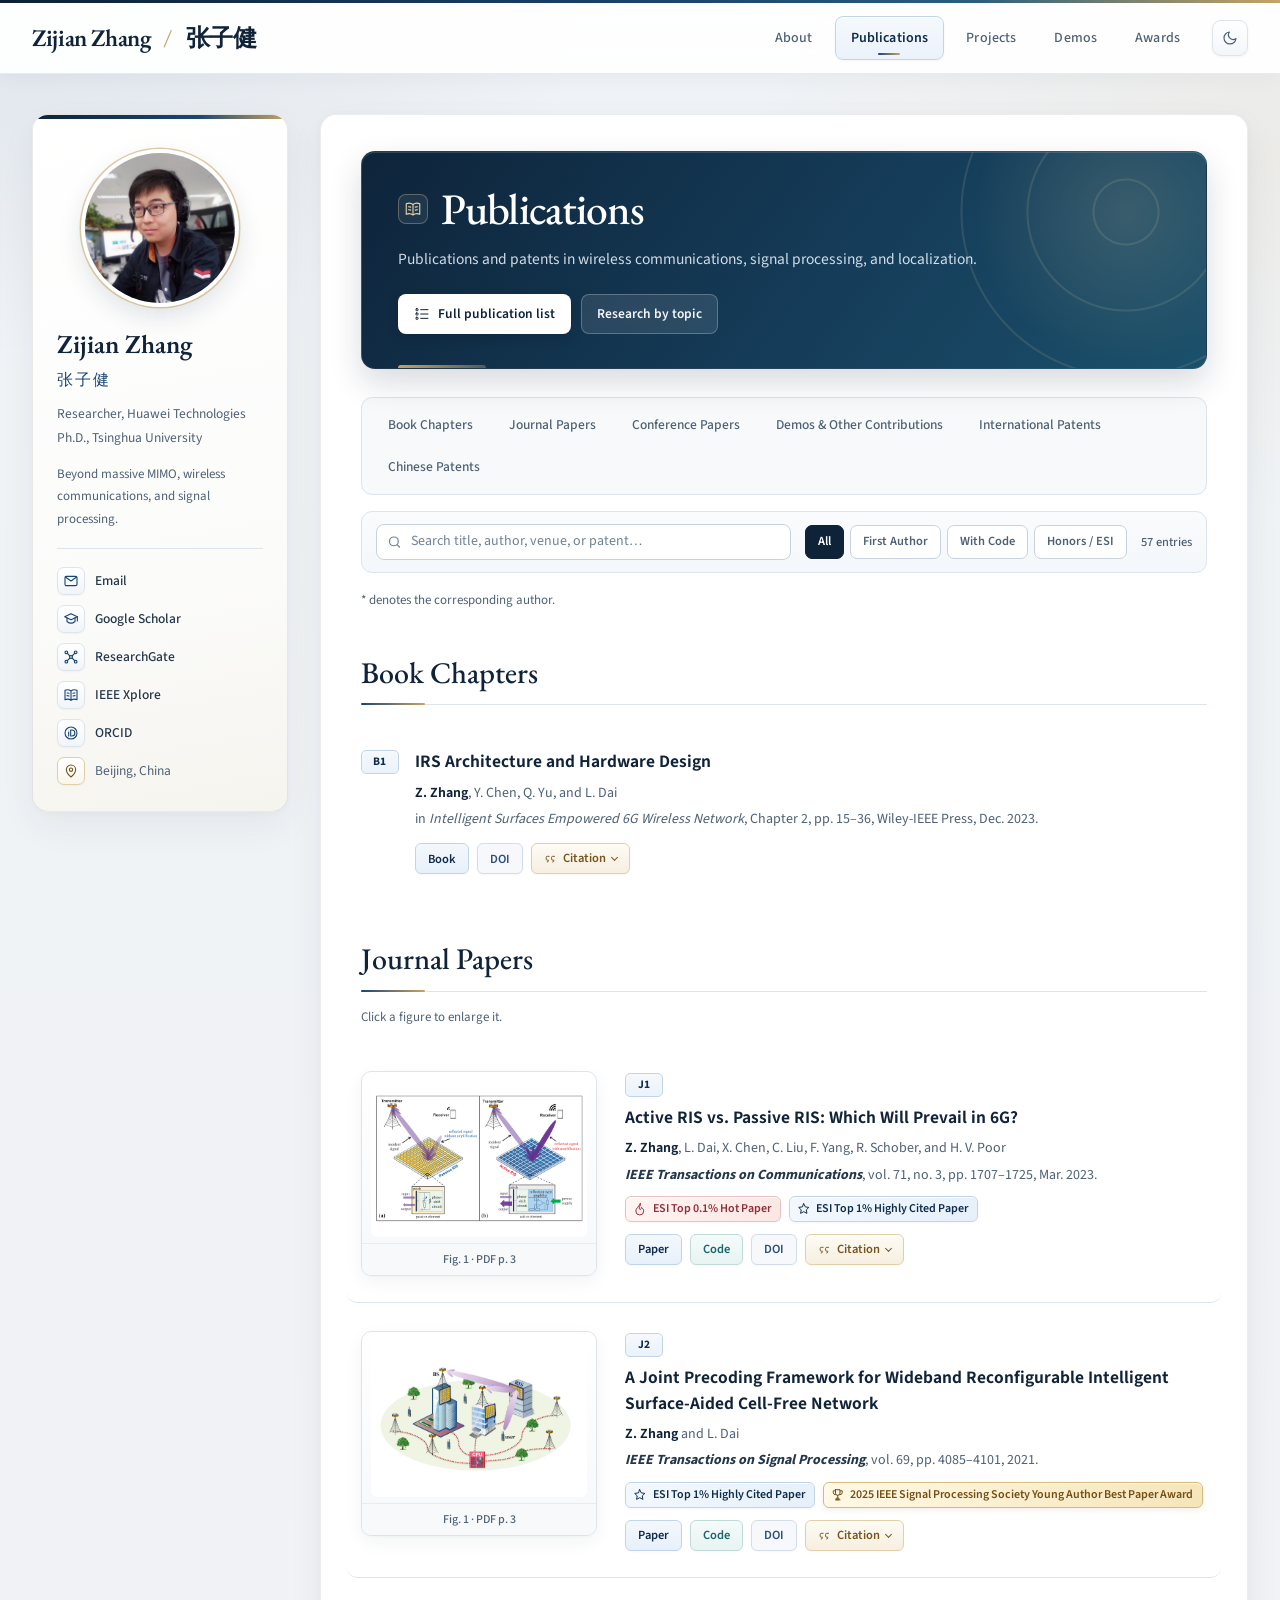
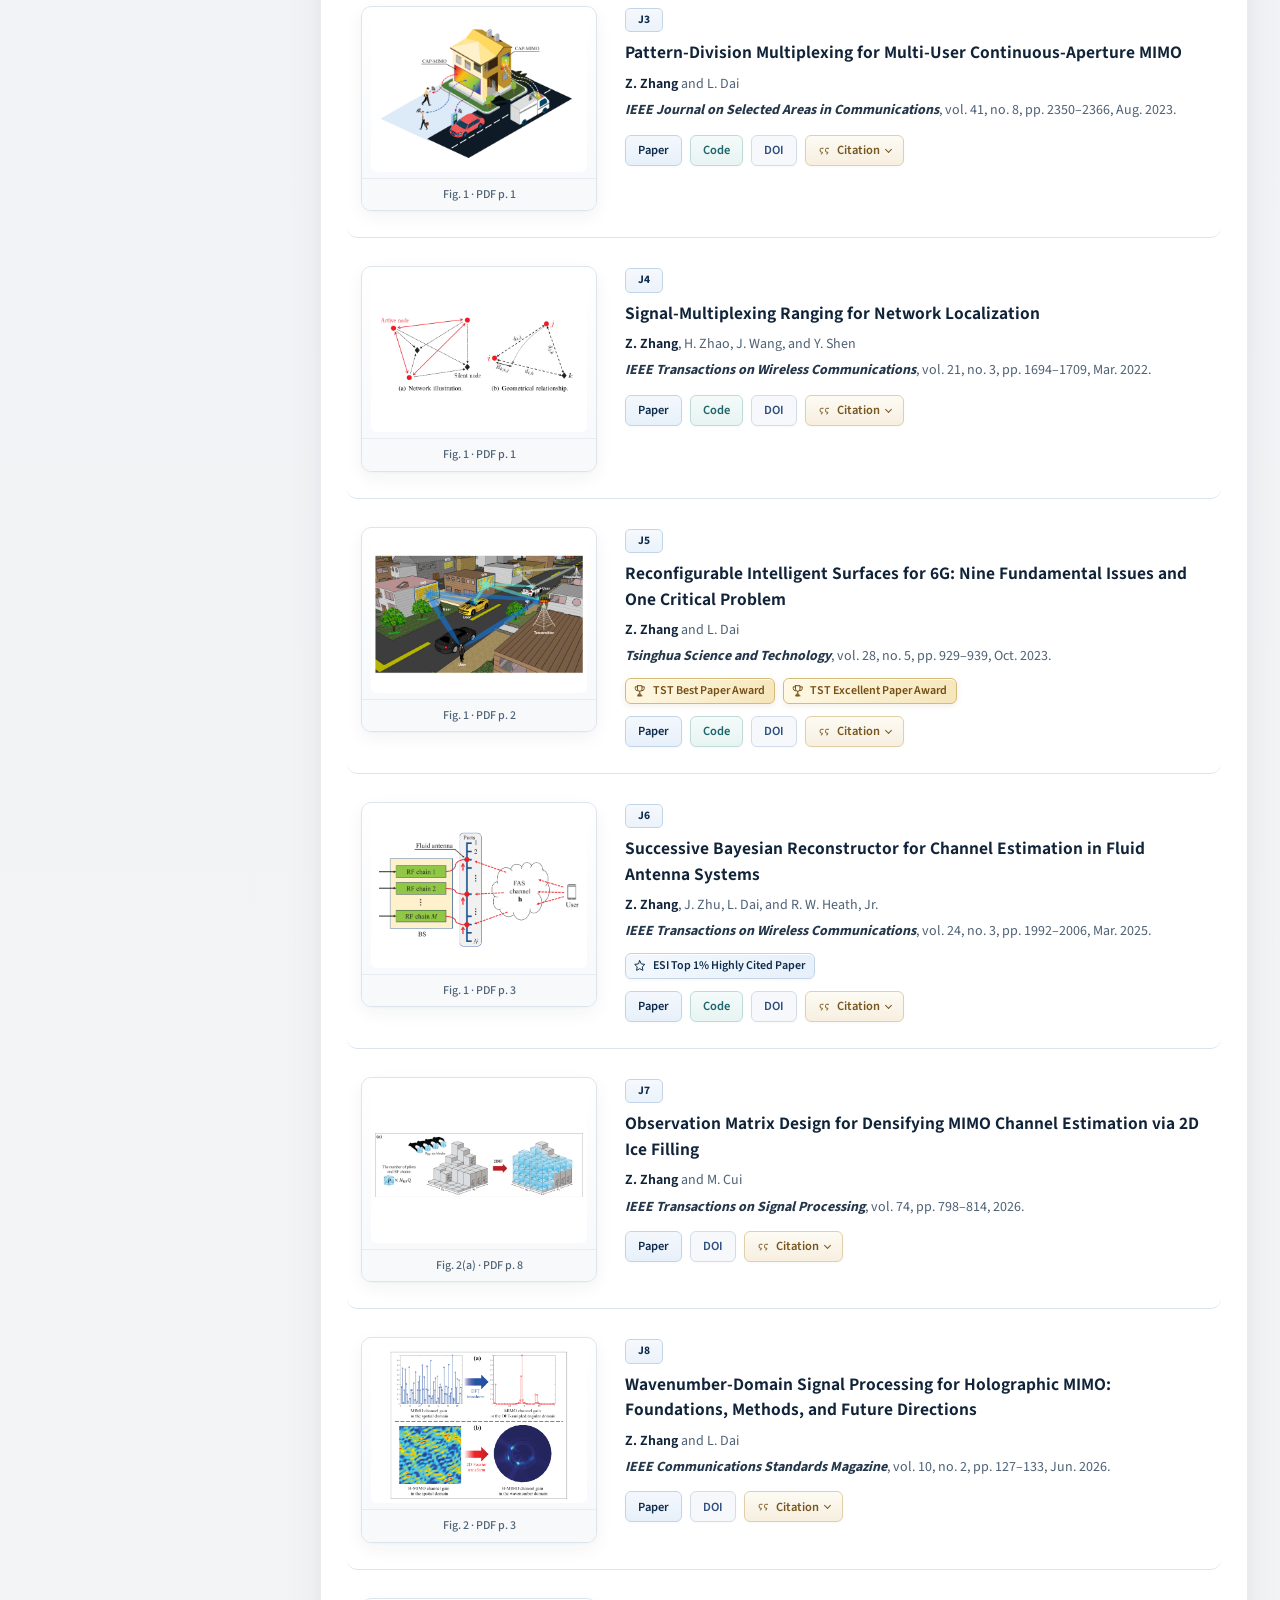
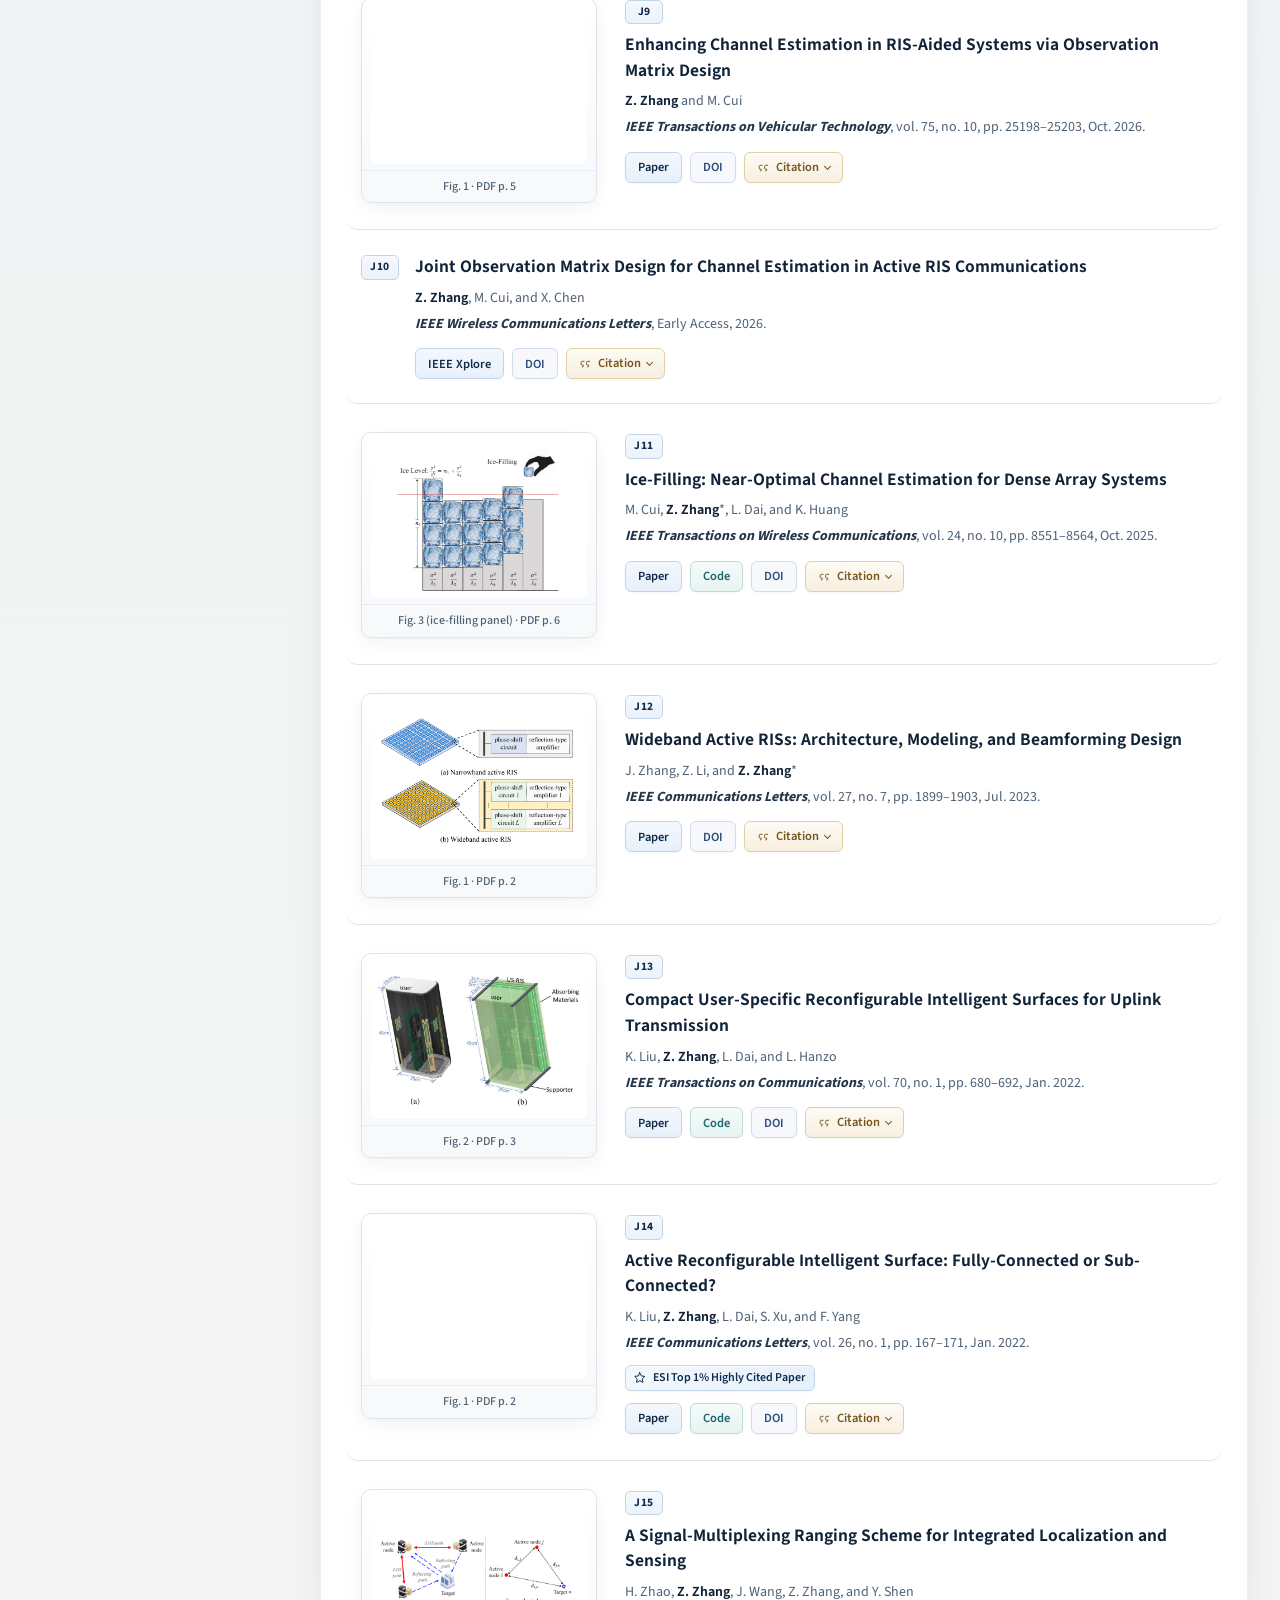
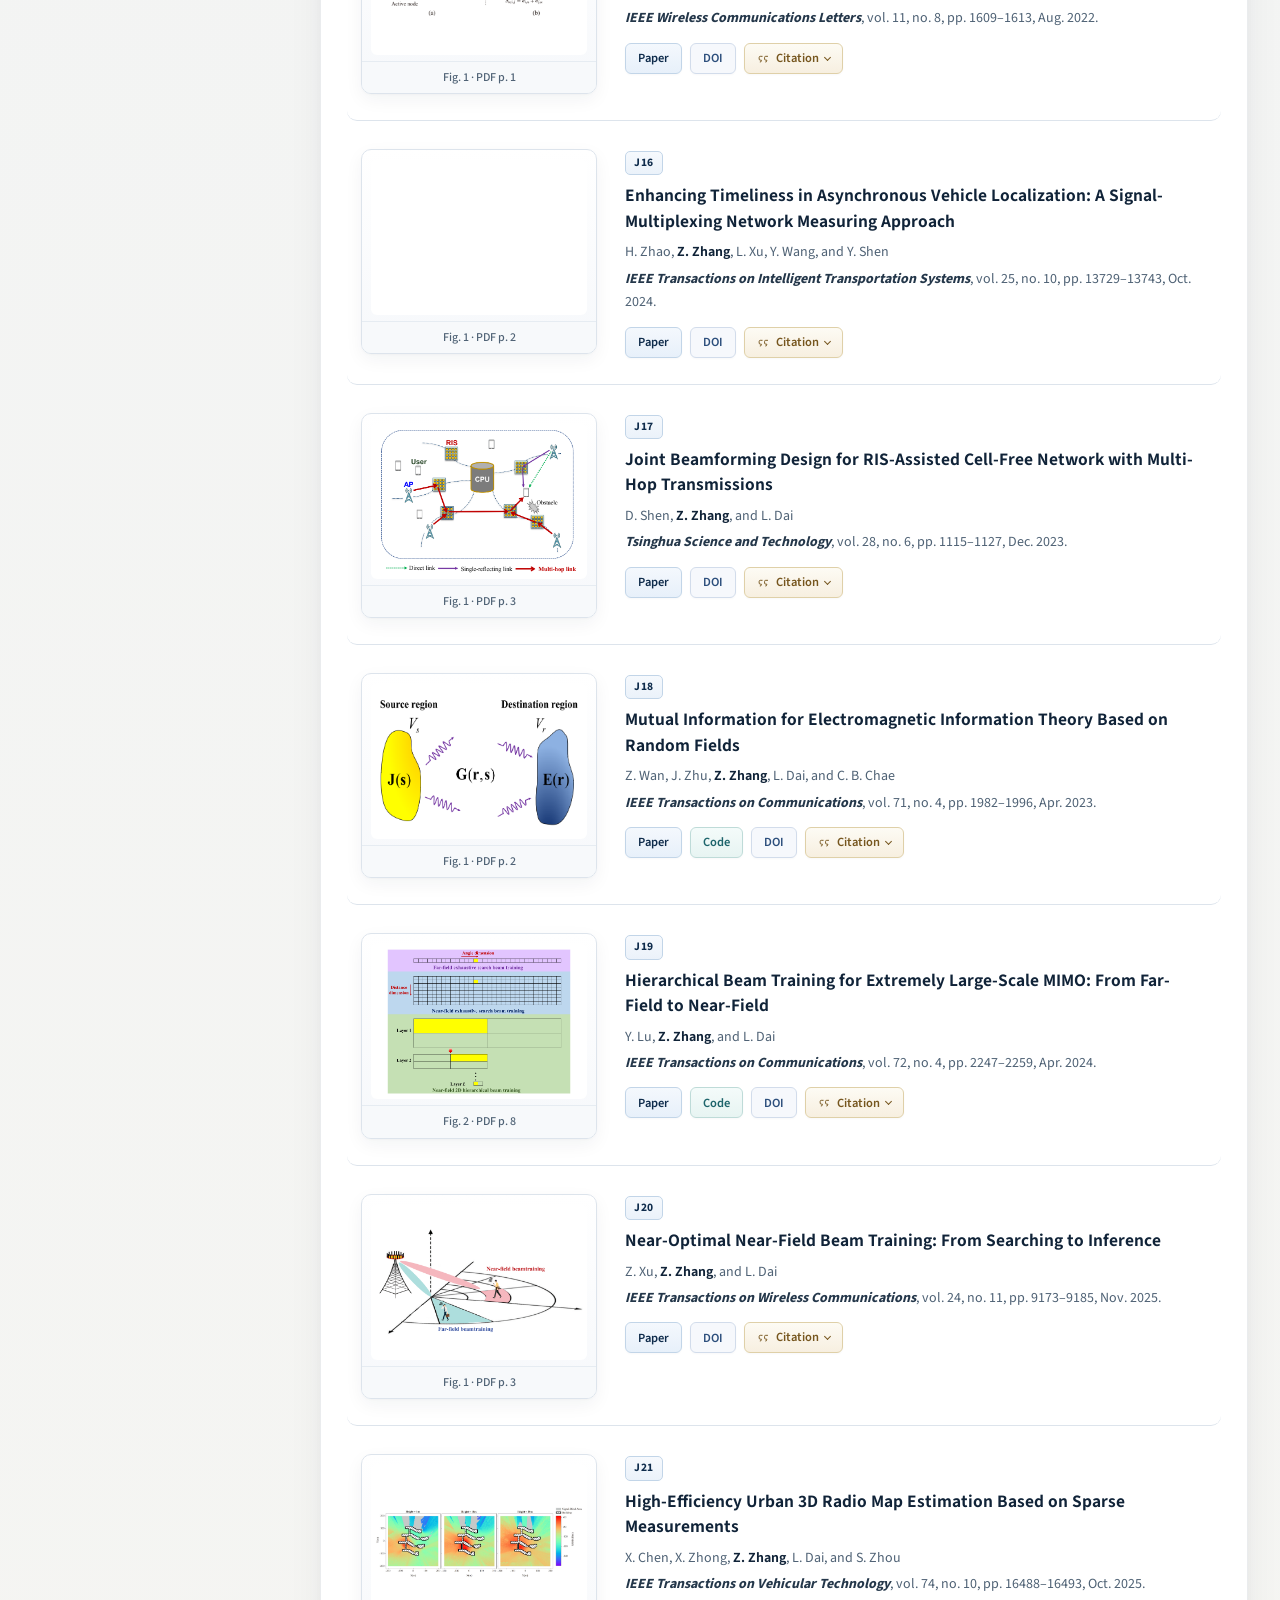
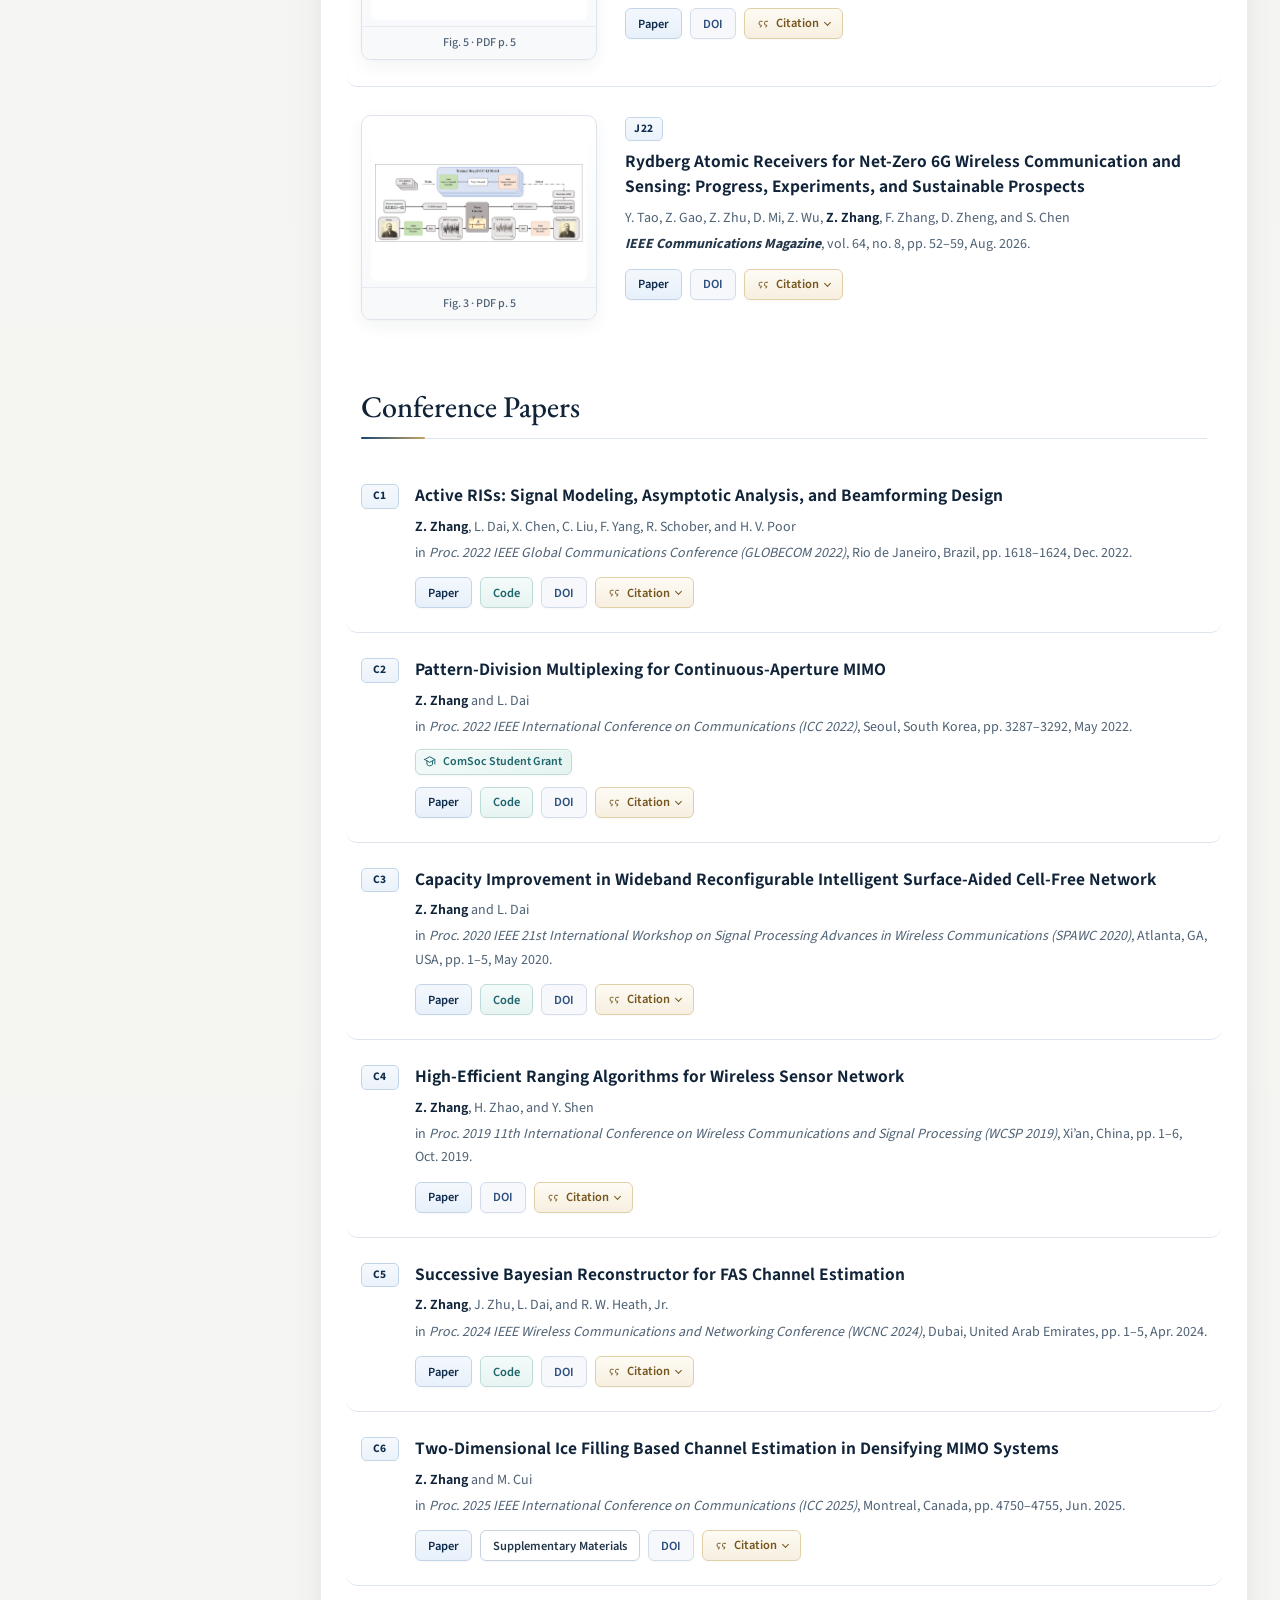
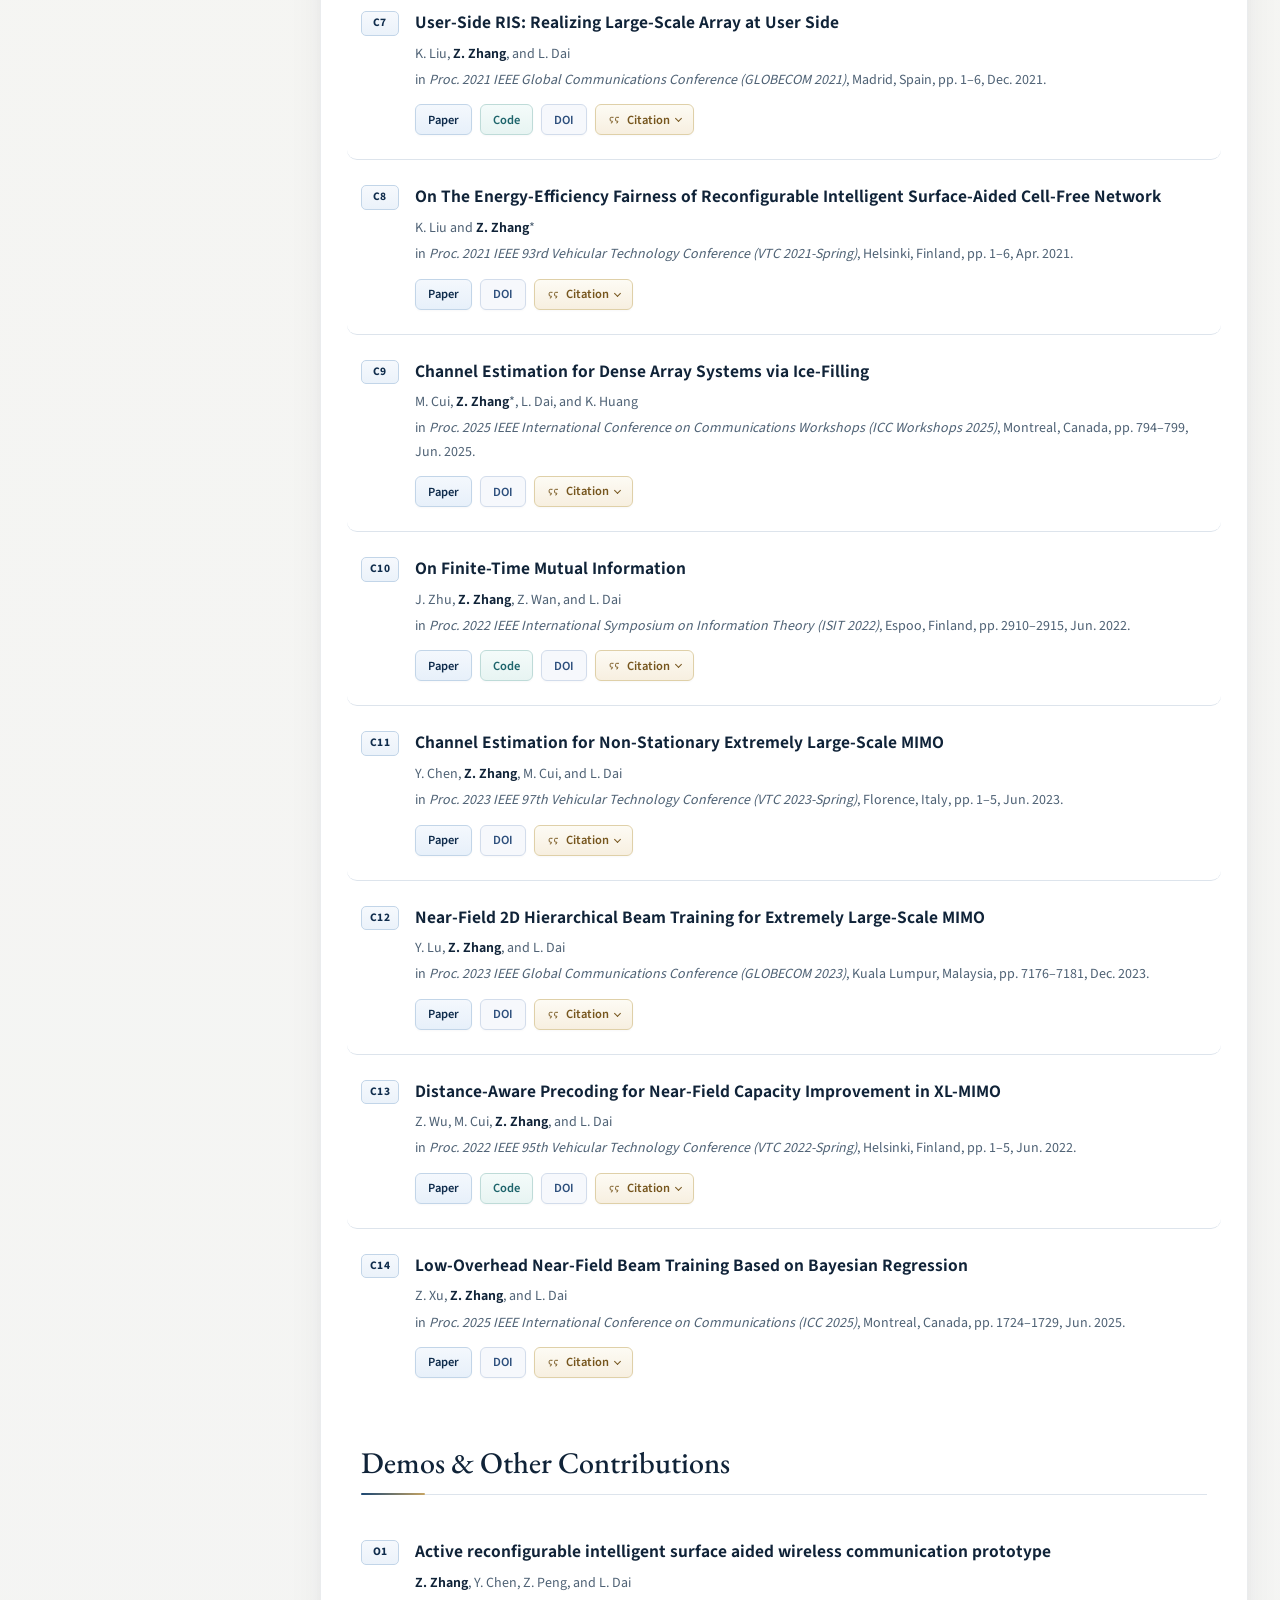
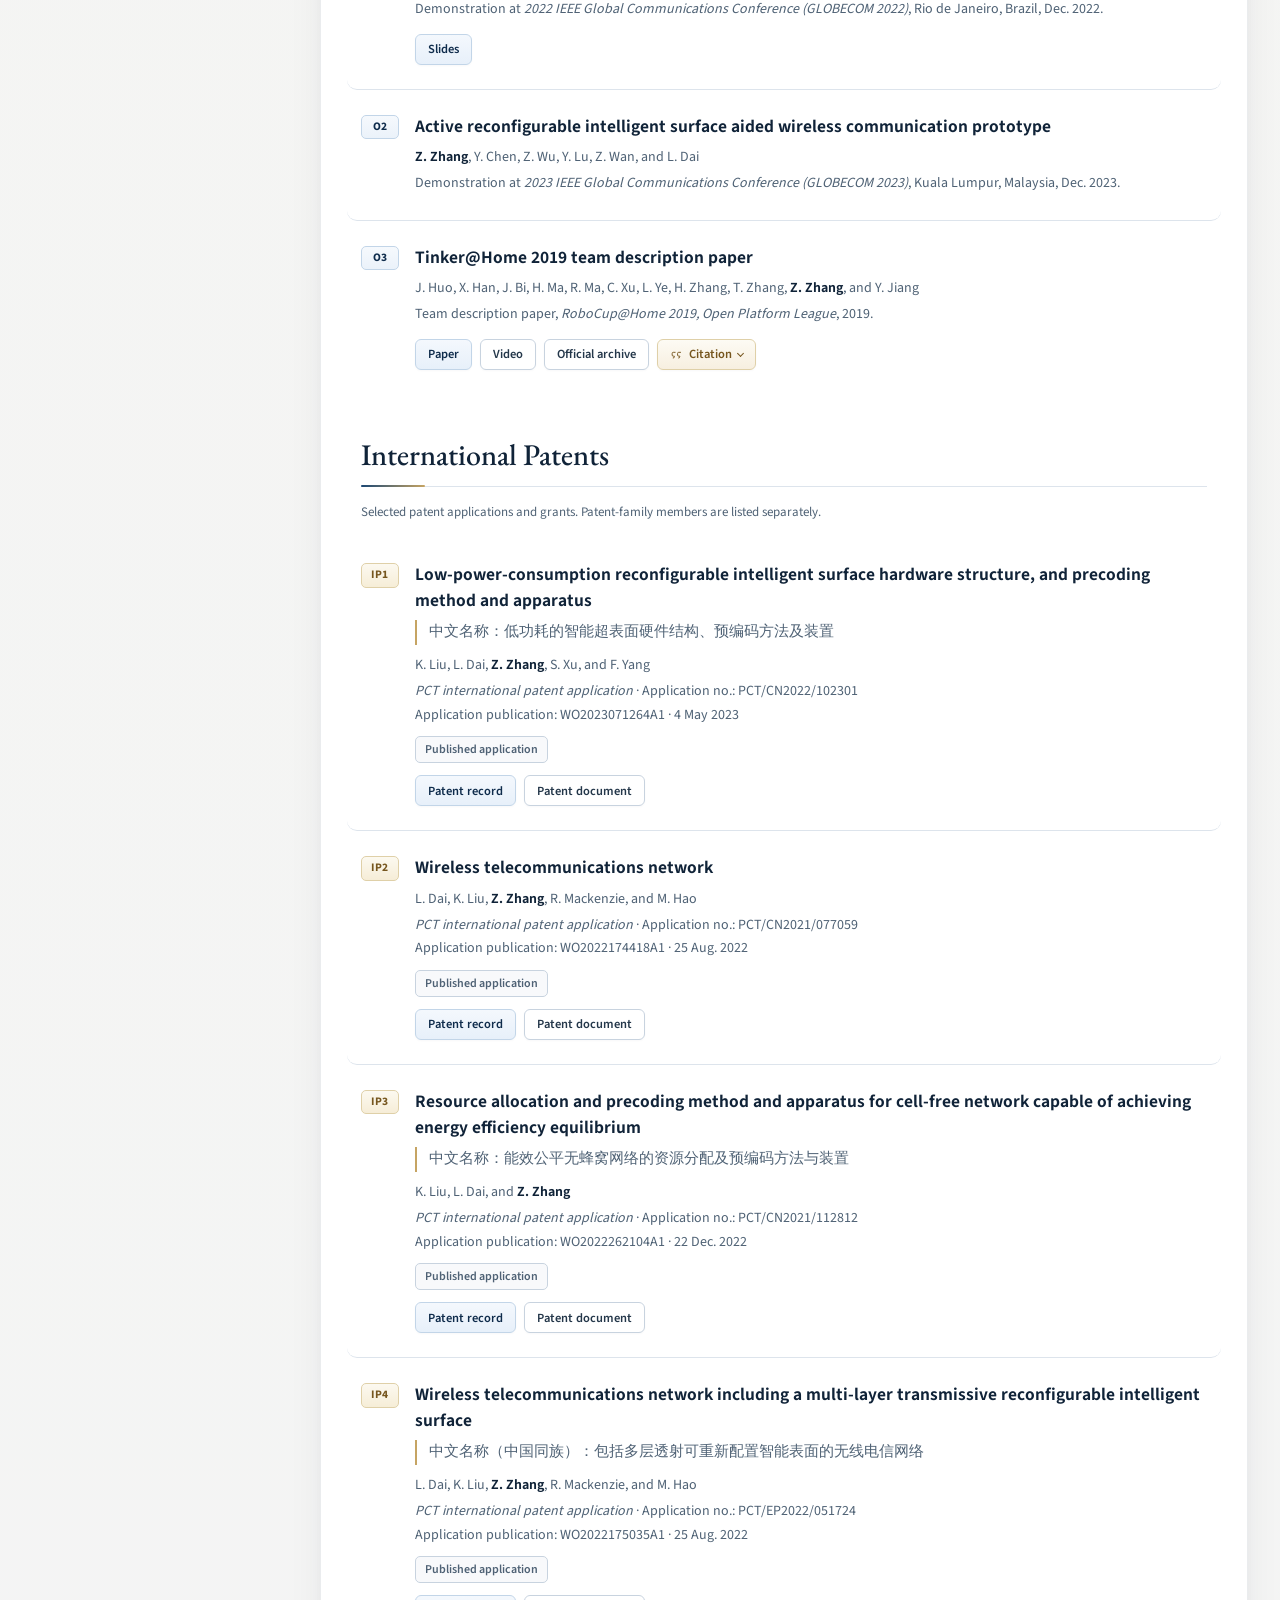
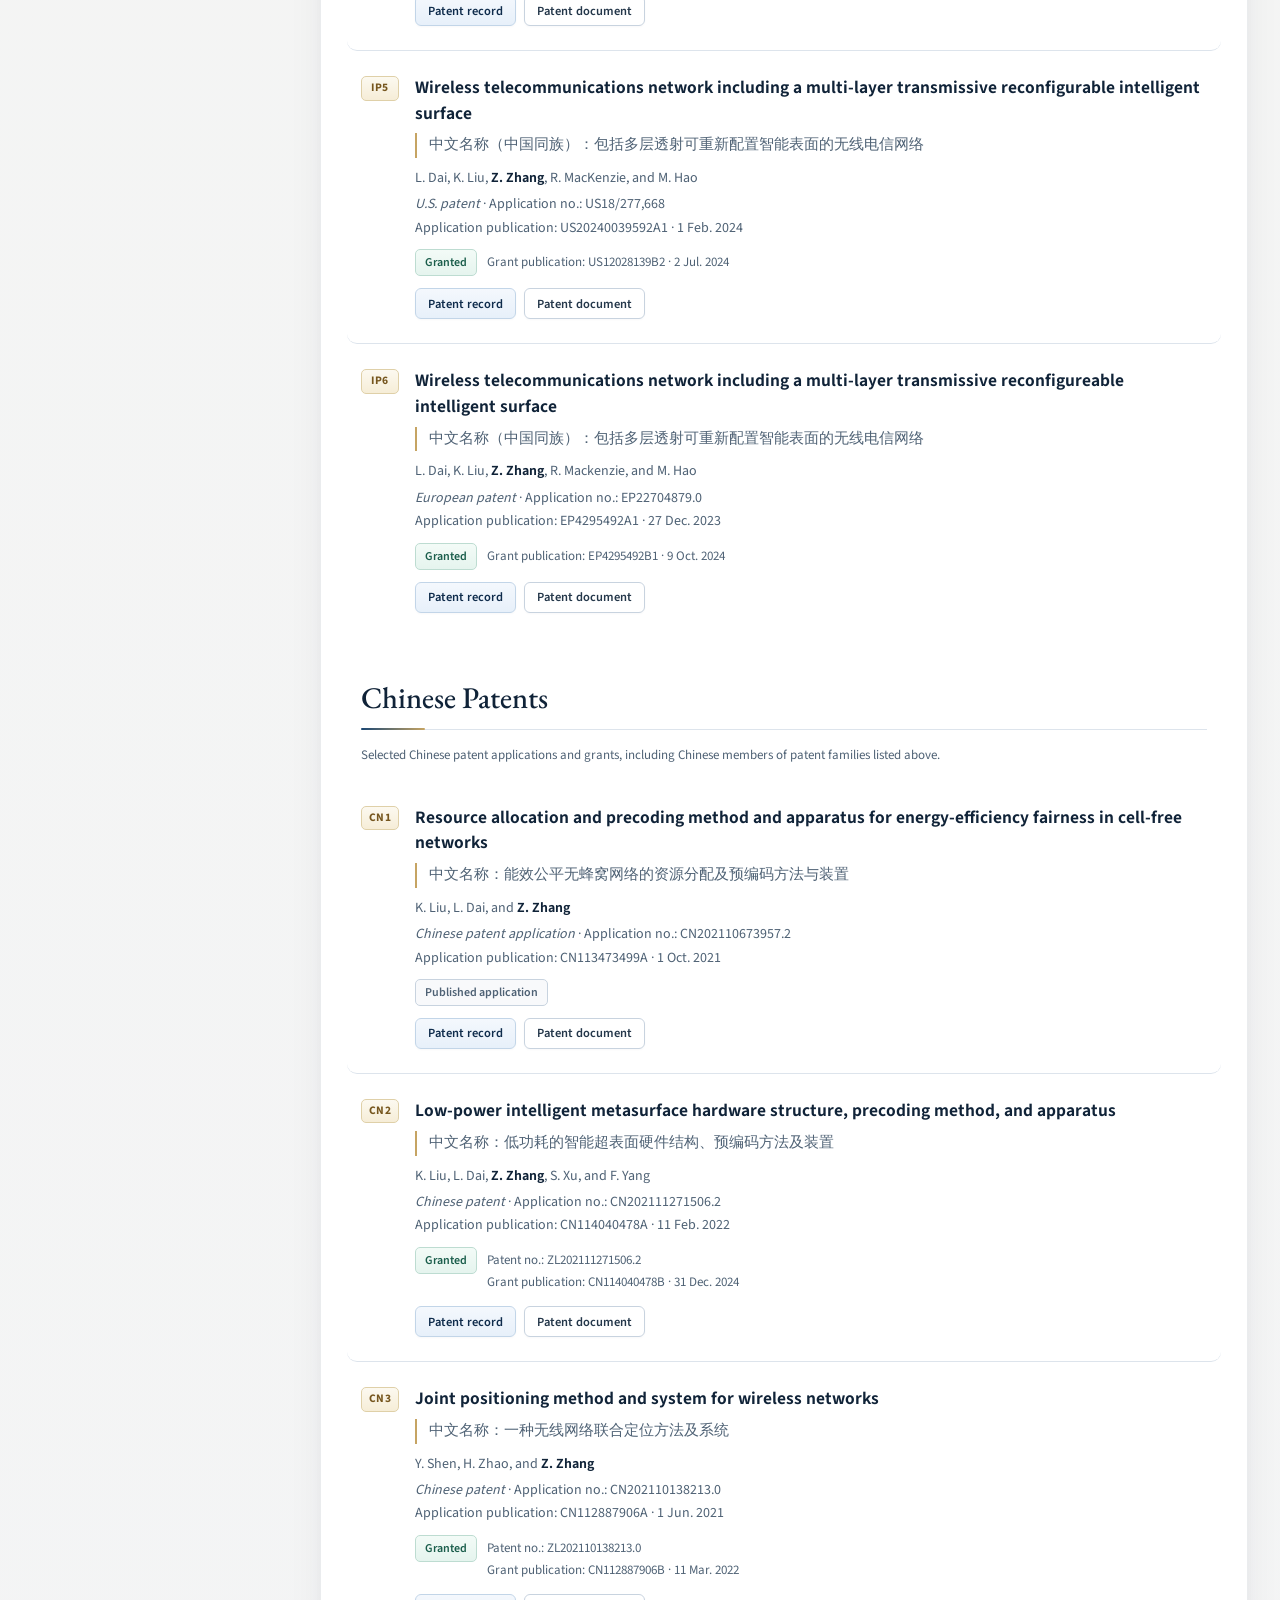
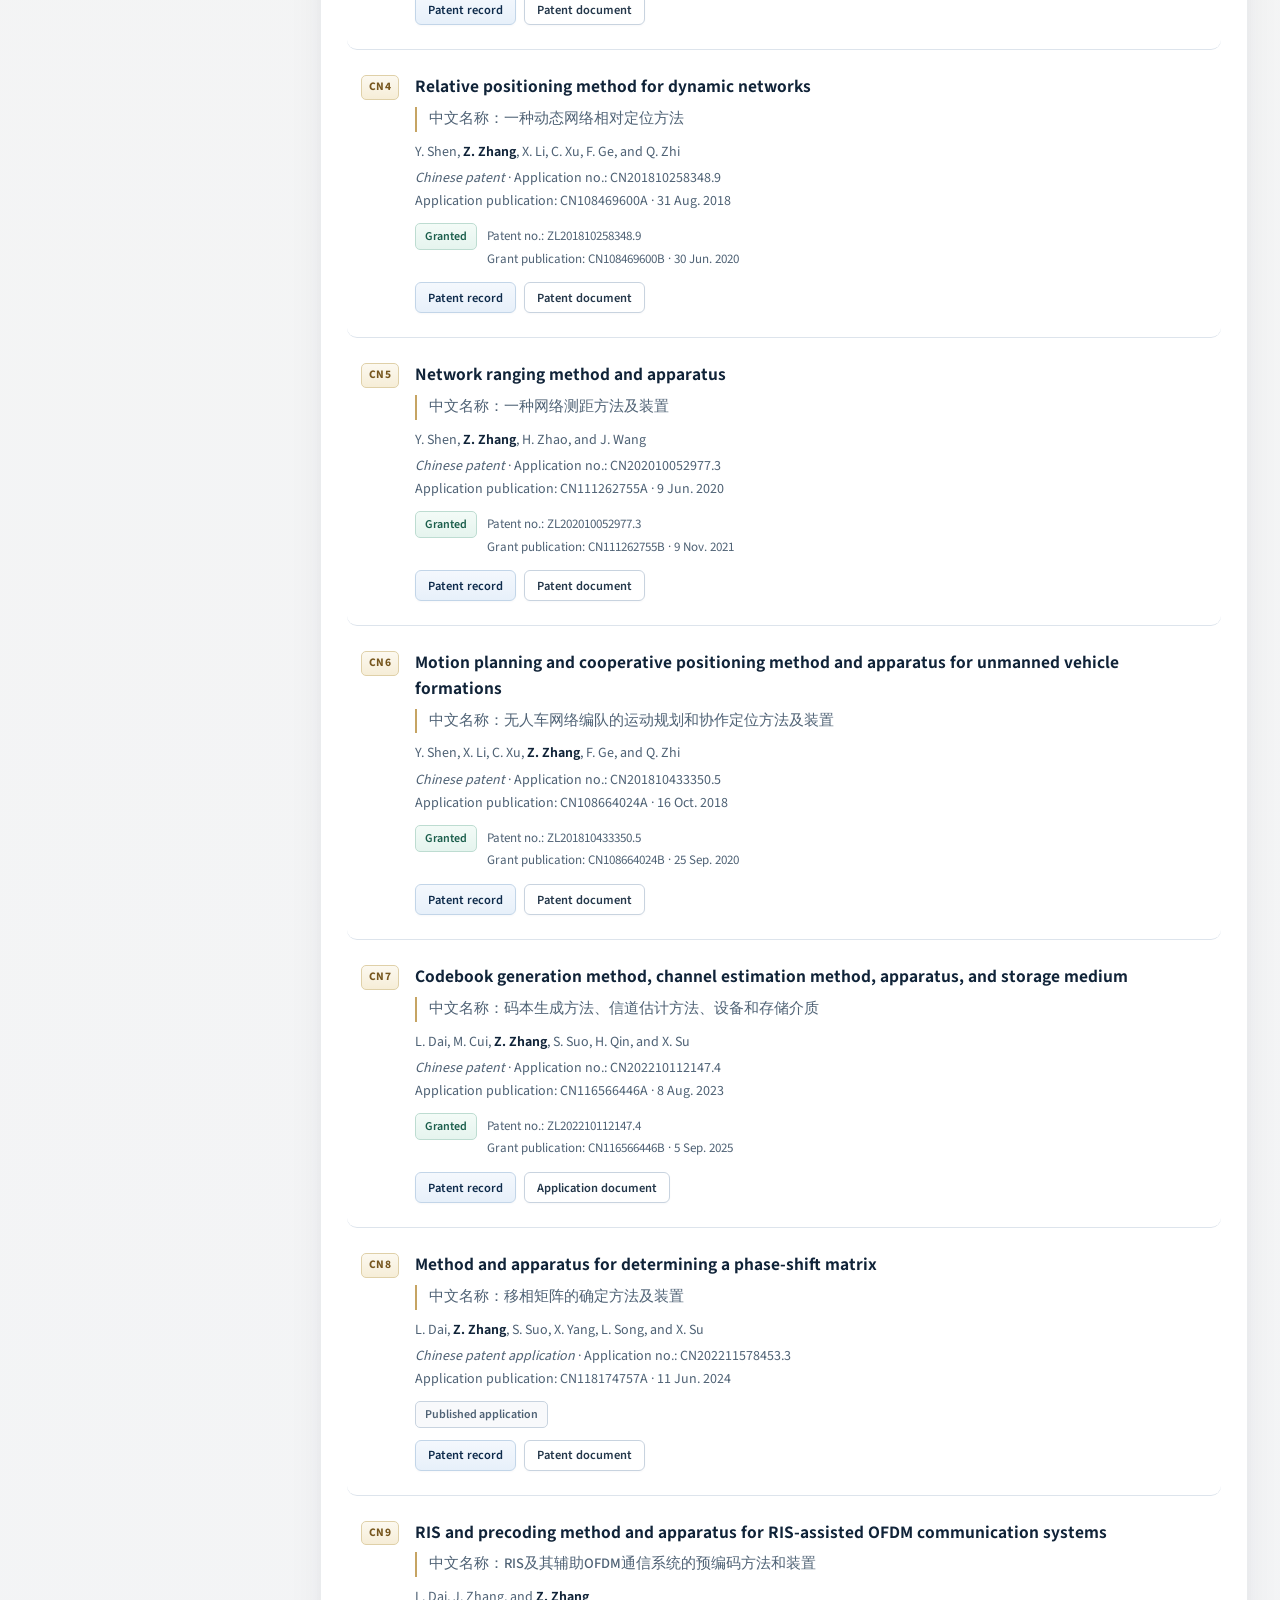
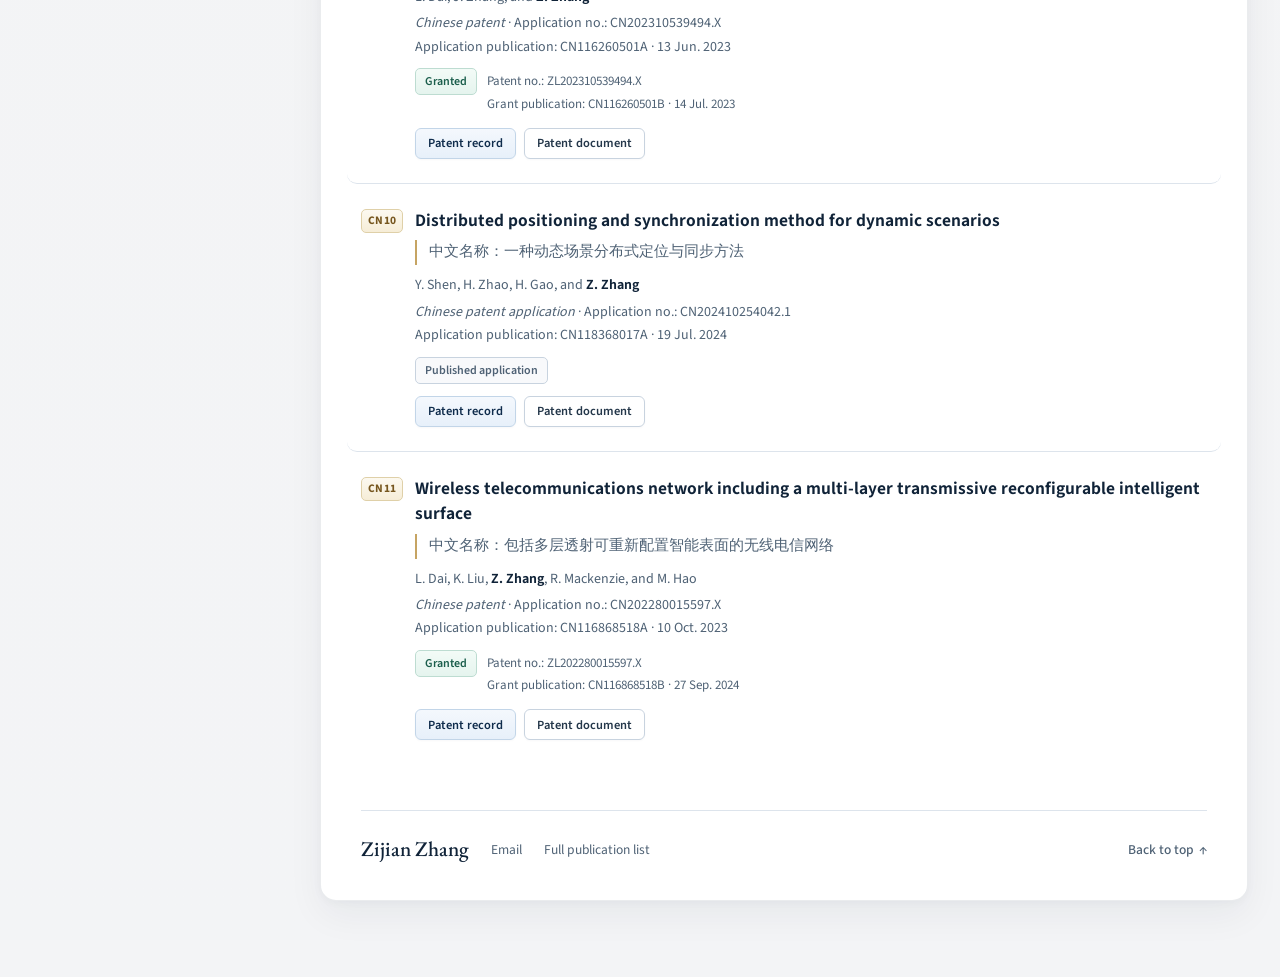
<file: publications.html>
<!doctype html>
<html lang="en">
<head>
<meta charset="utf-8">
<meta name="viewport" content="width=device-width, initial-scale=1">
<meta name="description" content="Book chapters, journal and conference papers, and patents by Zijian Zhang in wireless communications and signal processing.">
<link rel="canonical" href="https://zhangzij15.github.io/publications.html">
<meta property="og:type" content="website">
<meta property="og:site_name" content="Zijian Zhang">
<meta property="og:title" content="Publications | Zijian Zhang">
<meta property="og:description" content="Book chapters, journal and conference papers, and patents by Zijian Zhang in wireless communications and signal processing.">
<meta property="og:url" content="https://zhangzij15.github.io/publications.html">
<meta property="og:image" content="https://zhangzij15.github.io/photos/ZZJ_bio3.jpg">
<meta name="twitter:card" content="summary">
<meta name="twitter:title" content="Publications | Zijian Zhang">
<meta name="twitter:description" content="Book chapters, journal and conference papers, and patents by Zijian Zhang in wireless communications and signal processing.">
<meta name="twitter:image" content="https://zhangzij15.github.io/photos/ZZJ_bio3.jpg">
<script>(function(){try{var t=localStorage.getItem('zhangzij15-theme');if(t==='dark'||(!t&&window.matchMedia&&window.matchMedia('(prefers-color-scheme: dark)').matches)){document.documentElement.dataset.theme='dark';}}catch(e){}})();</script>
<link rel="stylesheet" href="acad-homepage.css?v=20261124-ux">
<link rel="shortcut icon" type="image/x-icon" href="Tsinghua.ico">
<title>Publications | Zijian Zhang</title>
<script src="assets/js/publication-figures.js?v=20261021" defer></script>
<script src="assets/js/site-ui.js?v=20261124" defer></script>
<script src="assets/js/citations.js?v=20261124" defer></script>
</head>
<body class="publications-page academic-subpage" id="page-top">
<a class="skip-link" href="#main-content">Skip to main content</a>
<header class="site-masthead"><div class="site-masthead__inner"><a class="site-brand" href="index.html">Zijian Zhang <span>/</span> 张子健</a><nav class="site-nav" aria-label="Main navigation"><a href="index.html">About</a><a class="current" aria-current="page" href="publications.html">Publications</a><a href="projects.html">Projects</a><a href="demos.html">Demos</a><a href="awards.html">Awards</a></nav></div></header>
<main class="site-main">
<aside class="site-sidebar">
<img class="site-avatar" src="photos/ZZJ_bio3.jpg" alt="Portrait of Zijian Zhang">
<div><h2 class="site-author-name">Zijian Zhang<br><span style="font-weight:400">张子健</span></h2><p class="site-author-bio">Researcher, Huawei Technologies<br>Ph.D., Tsinghua University</p></div>
<p class="site-profile-intro">Beyond massive MIMO, wireless communications, and signal processing.</p>
<div class="site-profile-links"><a href="mailto:zhangzij15@tsinghua.org.cn"><svg class="profile-icon" width="24" height="24" aria-hidden="true" focusable="false"><use href="assets/icons/profile.svg#email"></use></svg> Email</a><a href="https://scholar.google.com/citations?user=OUAuynUAAAAJ&amp;hl=en"><svg class="profile-icon" width="24" height="24" aria-hidden="true" focusable="false"><use href="assets/icons/profile.svg#scholar"></use></svg> Google Scholar</a><a href="https://www.researchgate.net/profile/Zijian-Zhang-26"><svg class="profile-icon" width="24" height="24" aria-hidden="true" focusable="false"><use href="assets/icons/profile.svg#research"></use></svg> ResearchGate</a><a href="https://ieeexplore.ieee.org/author/37088489917"><svg class="profile-icon" width="24" height="24" aria-hidden="true" focusable="false"><use href="assets/icons/profile.svg#publications"></use></svg> IEEE Xplore</a><a href="https://orcid.org/0000-0002-1634-9077"><svg class="profile-icon" width="24" height="24" aria-hidden="true" focusable="false"><use href="assets/icons/profile.svg#orcid"></use></svg> ORCID</a><span><svg class="profile-icon" width="24" height="24" aria-hidden="true" focusable="false"><use href="assets/icons/profile.svg#location"></use></svg> Beijing, China</span></div>
</aside>
<article class="site-content" id="main-content" tabindex="-1"><div id="layout-content">
<div id="toptitle"><h1><svg class="page-hero-icon" width="30" height="30" aria-hidden="true" focusable="false"><use href="assets/icons/homepage.svg#book"></use></svg><span>Publications</span></h1>
<p class="page-intro">Publications and patents in wireless communications, signal processing, and localization.</p>
<p class="publication-list-entry page-header-tools"><a href="publication-list.html"><svg class="home-icon home-icon--link" width="15" height="15" aria-hidden="true" focusable="false"><use href="assets/icons/homepage.svg#list"></use></svg>Full publication list</a><a class="page-tool-secondary" href="projects.html">Research by topic</a></p>
</div>
<nav class="section-nav" aria-label="Publication categories"><a href="#book-chapters">Book Chapters</a><a href="#journal-papers">Journal Papers</a><a href="#conference-papers">Conference Papers</a><a href="#other-publications">Demos &amp; Other Contributions</a><a href="#international-patents">International Patents</a><a href="#chinese-patents">Chinese Patents</a></nav>
<p class="publication-note">* denotes the corresponding author.</p>
<section class="publication-section" id="book-chapters" aria-labelledby="book-chapters-heading">
<h2 id="book-chapters-heading">Book Chapters</h2>
<ol class="publication-list">
<li class="publication-entry">
<span class="publication-number">B1</span>
<h3 class="publication-title"><a href="https://www.wiley.com/en-sg/Intelligent+Surfaces+Empowered+6G+Wireless+Network-p-9781119913092">IRS Architecture and Hardware Design</a></h3>
<p class="publication-authors"><b>Z. Zhang</b>, Y. Chen, Q. Yu, and L. Dai</p>
<p class="publication-venue">in <i>Intelligent Surfaces Empowered 6G Wireless Network</i>, Chapter 2, pp. 15–36, Wiley-IEEE Press, Dec. 2023.</p>
<div class="publication-actions"><a class="publication-action--primary" href="https://www.wiley.com/en-sg/Intelligent+Surfaces+Empowered+6G+Wireless+Network-p-9781119913092">Book</a>
<a href="https://doi.org/10.1002/9781119913122.ch2" target="_blank" rel="noopener">DOI</a><!-- citation-button:B1 --><button type="button" class="citation-toggle" aria-expanded="false" aria-controls="citation-publications-b1-1" aria-label="Citation for IRS Architecture and Hardware Design"><svg class="citation-icon" viewBox="0 0 24 24" width="13" height="13" aria-hidden="true" focusable="false"><path d="M9.5 8H6a2 2 0 0 0-2 2v3a2 2 0 0 0 2 2h2v1.5a2 2 0 0 1-2 2m13.5-10.5H16a2 2 0 0 0-2 2v3a2 2 0 0 0 2 2h2v1.5a2 2 0 0 1-2 2"/></svg>Citation<span class="citation-chevron" aria-hidden="true"></span></button><!-- /citation-button --></div><!-- citation-panel:B1 --><div class="citation-panel" id="citation-publications-b1-1" hidden><div class="citation-header"><span class="citation-label">IEEE citation</span></div><p class="citation-text">Z. Zhang, Y. Chen, Q. Yu, and L. Dai, “IRS architecture and hardware design,” in <i>Intelligent Surfaces Empowered 6G Wireless Network</i>. Wiley-IEEE Press, Dec. 2023, ch. 2, pp. 15–36, doi: 10.1002/9781119913122.ch2.</p></div><!-- /citation-panel -->
</li>
</ol>
</section>
<section class="publication-section" id="journal-papers" aria-labelledby="journal-papers-heading">
<h2 id="journal-papers-heading">Journal Papers</h2>
<p class="publication-note">Click a figure to enlarge it.</p>
<ol class="publication-list">
<li class="publication-entry journal-publication">
<figure class="publication-figure">
<a class="publication-image-link" href="assets/publications/full/TCOM.webp" aria-label="View representative figure for journal paper J1"><img src="assets/publications/TCOM.png" alt="Passive and active RIS architectures and their reflecting-element circuits" width="1280" height="780" loading="lazy" decoding="async"></a>
<figcaption><a href="pubs/Journal_paper/TCOM.pdf#page=3" title="Illustration of the hardware architectures of (a) a passive RIS and (b) an active RIS.">Fig. 1 · PDF p. 3</a></figcaption>
</figure>
<div class="publication-copy"><span class="publication-number">J1</span>
<h3 class="publication-title"><a href="pubs/Journal_paper/TCOM.pdf">Active RIS vs. Passive RIS: Which Will Prevail in 6G?</a></h3>
<p class="publication-authors"><b>Z. Zhang</b>, L. Dai, X. Chen, C. Liu, F. Yang, R. Schober, and H. V. Poor</p>
<p class="publication-venue"><i>IEEE Transactions on Communications</i>, vol. 71, no. 3, pp. 1707–1725, Mar. 2023.</p>
<p class="publication-recognition"><span class="recognition-label recognition-badge recognition-badge--hot"><svg class="recognition-icon" viewBox="0 0 24 24" width="14" height="14" aria-hidden="true" focusable="false"><path d="M13 3c1 4-2 5-2 8 0 1.4 1 2.4 2.2 2.6 1.3-1.2 1.9-2.6 1.8-4.2 3.2 2.7 4 4.7 4 6.6a7 7 0 0 1-14 0c0-4.4 4.4-6.4 8-13Z"/></svg>ESI Top 0.1% Hot Paper</span><span class="recognition-label recognition-badge recognition-badge--esi"><svg class="recognition-icon" viewBox="0 0 24 24" width="14" height="14" aria-hidden="true" focusable="false"><path d="m12 3 2.8 5.7 6.2.9-4.5 4.4 1.1 6.2-5.6-3-5.6 3 1.1-6.2L3 9.6l6.2-.9Z"/></svg>ESI Top 1% Highly Cited Paper</span></p>
<div class="publication-actions"><a class="publication-action--primary" href="pubs/Journal_paper/TCOM.pdf">Paper</a>
<a href="codes/TCOM.zip">Code</a>
<a href="https://doi.org/10.1109/tcomm.2022.3231893" target="_blank" rel="noopener">DOI</a><!-- citation-button:J1 --><button type="button" class="citation-toggle" aria-expanded="false" aria-controls="citation-publications-j1-1" aria-label="Citation for Active RIS vs. Passive RIS: Which Will Prevail in 6G?"><svg class="citation-icon" viewBox="0 0 24 24" width="13" height="13" aria-hidden="true" focusable="false"><path d="M9.5 8H6a2 2 0 0 0-2 2v3a2 2 0 0 0 2 2h2v1.5a2 2 0 0 1-2 2m13.5-10.5H16a2 2 0 0 0-2 2v3a2 2 0 0 0 2 2h2v1.5a2 2 0 0 1-2 2"/></svg>Citation<span class="citation-chevron" aria-hidden="true"></span></button><!-- /citation-button --></div><!-- citation-panel:J1 --><div class="citation-panel" id="citation-publications-j1-1" hidden><div class="citation-header"><span class="citation-label">IEEE citation</span></div><p class="citation-text">Z. Zhang, L. Dai, X. Chen, C. Liu, F. Yang, R. Schober, and H. V. Poor, “Active RIS vs. passive RIS: Which will prevail in 6G?,” <i>IEEE Trans. Commun.</i>, vol. 71, no. 3, pp. 1707–1725, Mar. 2023, doi: 10.1109/tcomm.2022.3231893.</p></div><!-- /citation-panel -->
</div>
</li>
<li class="publication-entry journal-publication">
<figure class="publication-figure">
<a class="publication-image-link" href="assets/publications/full/TSP.webp" aria-label="View representative figure for journal paper J2"><img src="assets/publications/TSP.png" alt="A cell-free wireless network with distributed base stations and intelligent surfaces" width="567" height="308" loading="lazy" decoding="async"></a>
<figcaption><a href="pubs/Journal_paper/TSP.pdf#page=3" title="The proposed concept of RIS-aided cell-free network.">Fig. 1 · PDF p. 3</a></figcaption>
</figure>
<div class="publication-copy"><span class="publication-number">J2</span>
<h3 class="publication-title"><a href="pubs/Journal_paper/TSP.pdf">A Joint Precoding Framework for Wideband Reconfigurable Intelligent Surface-Aided Cell-Free Network</a></h3>
<p class="publication-authors"><b>Z. Zhang</b> and L. Dai</p>
<p class="publication-venue"><i>IEEE Transactions on Signal Processing</i>, vol. 69, pp. 4085–4101, 2021.</p>
<p class="publication-recognition"><span class="recognition-label recognition-badge recognition-badge--esi"><svg class="recognition-icon" viewBox="0 0 24 24" width="14" height="14" aria-hidden="true" focusable="false"><path d="m12 3 2.8 5.7 6.2.9-4.5 4.4 1.1 6.2-5.6-3-5.6 3 1.1-6.2L3 9.6l6.2-.9Z"/></svg>ESI Top 1% Highly Cited Paper</span><span class="recognition-label recognition-badge recognition-badge--award"><svg class="recognition-icon" viewBox="0 0 24 24" width="14" height="14" aria-hidden="true" focusable="false"><path d="M8 3h8v6a4 4 0 0 1-8 0V3Z"/><path d="M8 5H4v3a4 4 0 0 0 4 4m8-7h4v3a4 4 0 0 1-4 4M12 13v5m-4 3h8m-6-3h4v3h-4Z"/></svg>2025 IEEE Signal Processing Society Young Author Best Paper Award</span></p>
<div class="publication-actions"><a class="publication-action--primary" href="pubs/Journal_paper/TSP.pdf">Paper</a>
<a href="codes/TSP.zip">Code</a>
<a href="https://doi.org/10.1109/tsp.2021.3088755" target="_blank" rel="noopener">DOI</a><!-- citation-button:J2 --><button type="button" class="citation-toggle" aria-expanded="false" aria-controls="citation-publications-j2-1" aria-label="Citation for A Joint Precoding Framework for Wideband Reconfigurable Intelligent Surface-Aided Cell-Free Network"><svg class="citation-icon" viewBox="0 0 24 24" width="13" height="13" aria-hidden="true" focusable="false"><path d="M9.5 8H6a2 2 0 0 0-2 2v3a2 2 0 0 0 2 2h2v1.5a2 2 0 0 1-2 2m13.5-10.5H16a2 2 0 0 0-2 2v3a2 2 0 0 0 2 2h2v1.5a2 2 0 0 1-2 2"/></svg>Citation<span class="citation-chevron" aria-hidden="true"></span></button><!-- /citation-button --></div><!-- citation-panel:J2 --><div class="citation-panel" id="citation-publications-j2-1" hidden><div class="citation-header"><span class="citation-label">IEEE citation</span></div><p class="citation-text">Z. Zhang and L. Dai, “A joint precoding framework for wideband reconfigurable intelligent surface-aided cell-free network,” <i>IEEE Trans. Signal Process.</i>, vol. 69, pp. 4085–4101, 2021, doi: 10.1109/tsp.2021.3088755.</p></div><!-- /citation-panel -->
</div>
</li>
<li class="publication-entry journal-publication">
<figure class="publication-figure">
<a class="publication-image-link" href="assets/publications/full/JSAC.webp" aria-label="View representative figure for journal paper J3"><img src="assets/publications/JSAC.png" alt="Continuous-aperture MIMO surfaces serving users around a building" width="582" height="398" loading="lazy" decoding="async"></a>
<figcaption><a href="pubs/Journal_paper/JSAC.pdf#page=1" title="An example of CAP-MIMO based communication scenario.">Fig. 1 · PDF p. 1</a></figcaption>
</figure>
<div class="publication-copy"><span class="publication-number">J3</span>
<h3 class="publication-title"><a href="pubs/Journal_paper/JSAC.pdf">Pattern-Division Multiplexing for Multi-User Continuous-Aperture MIMO</a></h3>
<p class="publication-authors"><b>Z. Zhang</b> and L. Dai</p>
<p class="publication-venue"><i>IEEE Journal on Selected Areas in Communications</i>, vol. 41, no. 8, pp. 2350–2366, Aug. 2023.</p>
<div class="publication-actions"><a class="publication-action--primary" href="pubs/Journal_paper/JSAC.pdf">Paper</a>
<a href="codes/JSAC.zip">Code</a>
<a href="https://doi.org/10.1109/jsac.2023.3288244" target="_blank" rel="noopener">DOI</a><!-- citation-button:J3 --><button type="button" class="citation-toggle" aria-expanded="false" aria-controls="citation-publications-j3-1" aria-label="Citation for Pattern-Division Multiplexing for Multi-User Continuous-Aperture MIMO"><svg class="citation-icon" viewBox="0 0 24 24" width="13" height="13" aria-hidden="true" focusable="false"><path d="M9.5 8H6a2 2 0 0 0-2 2v3a2 2 0 0 0 2 2h2v1.5a2 2 0 0 1-2 2m13.5-10.5H16a2 2 0 0 0-2 2v3a2 2 0 0 0 2 2h2v1.5a2 2 0 0 1-2 2"/></svg>Citation<span class="citation-chevron" aria-hidden="true"></span></button><!-- /citation-button --></div><!-- citation-panel:J3 --><div class="citation-panel" id="citation-publications-j3-1" hidden><div class="citation-header"><span class="citation-label">IEEE citation</span></div><p class="citation-text">Z. Zhang and L. Dai, “Pattern-division multiplexing for multi-user continuous-aperture MIMO,” <i>IEEE J. Sel. Areas Commun.</i>, vol. 41, no. 8, pp. 2350–2366, Aug. 2023, doi: 10.1109/jsac.2023.3288244.</p></div><!-- /citation-panel -->
</div>
</li>
<li class="publication-entry journal-publication">
<figure class="publication-figure">
<a class="publication-image-link" href="assets/publications/full/TWC.webp" aria-label="View representative figure for journal paper J4"><img src="assets/publications/TWC.png" alt="Active and silent nodes in an asynchronous ranging network and their range geometry" width="638" height="250" loading="lazy" decoding="async"></a>
<figcaption><a href="pubs/Journal_paper/TWC.pdf#page=1" title="An illustration of an asynchronous network and the geometrical relationship between absolute and differential ranges.">Fig. 1 · PDF p. 1</a></figcaption>
</figure>
<div class="publication-copy"><span class="publication-number">J4</span>
<h3 class="publication-title"><a href="pubs/Journal_paper/TWC.pdf">Signal-Multiplexing Ranging for Network Localization</a></h3>
<p class="publication-authors"><b>Z. Zhang</b>, H. Zhao, J. Wang, and Y. Shen</p>
<p class="publication-venue"><i>IEEE Transactions on Wireless Communications</i>, vol. 21, no. 3, pp. 1694–1709, Mar. 2022.</p>
<div class="publication-actions"><a class="publication-action--primary" href="pubs/Journal_paper/TWC.pdf">Paper</a>
<a href="codes/TWC.zip">Code</a>
<a href="https://doi.org/10.1109/twc.2021.3106172" target="_blank" rel="noopener">DOI</a><!-- citation-button:J4 --><button type="button" class="citation-toggle" aria-expanded="false" aria-controls="citation-publications-j4-1" aria-label="Citation for Signal-Multiplexing Ranging for Network Localization"><svg class="citation-icon" viewBox="0 0 24 24" width="13" height="13" aria-hidden="true" focusable="false"><path d="M9.5 8H6a2 2 0 0 0-2 2v3a2 2 0 0 0 2 2h2v1.5a2 2 0 0 1-2 2m13.5-10.5H16a2 2 0 0 0-2 2v3a2 2 0 0 0 2 2h2v1.5a2 2 0 0 1-2 2"/></svg>Citation<span class="citation-chevron" aria-hidden="true"></span></button><!-- /citation-button --></div><!-- citation-panel:J4 --><div class="citation-panel" id="citation-publications-j4-1" hidden><div class="citation-header"><span class="citation-label">IEEE citation</span></div><p class="citation-text">Z. Zhang, H. Zhao, J. Wang, and Y. Shen, “Signal-multiplexing ranging for network localization,” <i>IEEE Trans. Wireless Commun.</i>, vol. 21, no. 3, pp. 1694–1709, Mar. 2022, doi: 10.1109/twc.2021.3106172.</p></div><!-- /citation-panel -->
</div>
</li>
<li class="publication-entry journal-publication">
<figure class="publication-figure">
<a class="publication-image-link" href="assets/publications/full/TST.webp" aria-label="View representative figure for journal paper J5"><img src="assets/publications/TST.png" alt="Intelligent surfaces directing wireless signals to vehicles and pedestrians" width="1222" height="700" loading="lazy" decoding="async"></a>
<figcaption><a href="pubs/Journal_paper/TST.pdf#page=2" title="Typical communication scenario where RISs enhance wireless transmissions via passive beamforming.">Fig. 1 · PDF p. 2</a></figcaption>
</figure>
<div class="publication-copy"><span class="publication-number">J5</span>
<h3 class="publication-title"><a href="pubs/Journal_paper/TST.pdf">Reconfigurable Intelligent Surfaces for 6G: Nine Fundamental Issues and One Critical Problem</a></h3>
<p class="publication-authors"><b>Z. Zhang</b> and L. Dai</p>
<p class="publication-venue"><i>Tsinghua Science and Technology</i>, vol. 28, no. 5, pp. 929–939, Oct. 2023.</p>
<p class="publication-recognition"><span class="recognition-label recognition-badge recognition-badge--award"><svg class="recognition-icon" viewBox="0 0 24 24" width="14" height="14" aria-hidden="true" focusable="false"><path d="M8 3h8v6a4 4 0 0 1-8 0V3Z"/><path d="M8 5H4v3a4 4 0 0 0 4 4m8-7h4v3a4 4 0 0 1-4 4M12 13v5m-4 3h8m-6-3h4v3h-4Z"/></svg>TST Best Paper Award</span><span class="recognition-label recognition-badge recognition-badge--award"><svg class="recognition-icon" viewBox="0 0 24 24" width="14" height="14" aria-hidden="true" focusable="false"><path d="M8 3h8v6a4 4 0 0 1-8 0V3Z"/><path d="M8 5H4v3a4 4 0 0 0 4 4m8-7h4v3a4 4 0 0 1-4 4M12 13v5m-4 3h8m-6-3h4v3h-4Z"/></svg>TST Excellent Paper Award</span></p>
<div class="publication-actions"><a class="publication-action--primary" href="pubs/Journal_paper/TST.pdf">Paper</a>
<a href="codes/TST.zip">Code</a>
<a href="https://doi.org/10.26599/tst.2023.9010001" target="_blank" rel="noopener">DOI</a><!-- citation-button:J5 --><button type="button" class="citation-toggle" aria-expanded="false" aria-controls="citation-publications-j5-1" aria-label="Citation for Reconfigurable Intelligent Surfaces for 6G: Nine Fundamental Issues and One Critical Problem"><svg class="citation-icon" viewBox="0 0 24 24" width="13" height="13" aria-hidden="true" focusable="false"><path d="M9.5 8H6a2 2 0 0 0-2 2v3a2 2 0 0 0 2 2h2v1.5a2 2 0 0 1-2 2m13.5-10.5H16a2 2 0 0 0-2 2v3a2 2 0 0 0 2 2h2v1.5a2 2 0 0 1-2 2"/></svg>Citation<span class="citation-chevron" aria-hidden="true"></span></button><!-- /citation-button --></div><!-- citation-panel:J5 --><div class="citation-panel" id="citation-publications-j5-1" hidden><div class="citation-header"><span class="citation-label">IEEE citation</span></div><p class="citation-text">Z. Zhang and L. Dai, “Reconfigurable intelligent surfaces for 6G: Nine fundamental issues and one critical problem,” <i>Tsinghua Sci. Technol.</i>, vol. 28, no. 5, pp. 929–939, Oct. 2023, doi: 10.26599/tst.2023.9010001.</p></div><!-- /citation-panel -->
</div>
</li>
<li class="publication-entry journal-publication">
<figure class="publication-figure">
<a class="publication-image-link" href="assets/publications/full/TWC_FAS.webp" aria-label="View representative figure for journal paper J6"><img src="assets/publications/TWC_FAS.png" alt="Fluid antennas selecting receiving ports for uplink channel estimation" width="623" height="360" loading="lazy" decoding="async"></a>
<figcaption><a href="pubs/Journal_paper/TWC_FAS.pdf#page=3" title="An illustration of channel estimation for an FAS, where one N-port base station equipped with M fluid antennas receives pilots from a user in the uplink.">Fig. 1 · PDF p. 3</a></figcaption>
</figure>
<div class="publication-copy"><span class="publication-number">J6</span>
<h3 class="publication-title"><a href="pubs/Journal_paper/TWC_FAS.pdf">Successive Bayesian Reconstructor for Channel Estimation in Fluid Antenna Systems</a></h3>
<p class="publication-authors"><b>Z. Zhang</b>, J. Zhu, L. Dai, and R. W. Heath, Jr.</p>
<p class="publication-venue"><i>IEEE Transactions on Wireless Communications</i>, vol. 24, no. 3, pp. 1992–2006, Mar. 2025.</p>
<p class="publication-recognition"><span class="recognition-label recognition-badge recognition-badge--esi"><svg class="recognition-icon" viewBox="0 0 24 24" width="14" height="14" aria-hidden="true" focusable="false"><path d="m12 3 2.8 5.7 6.2.9-4.5 4.4 1.1 6.2-5.6-3-5.6 3 1.1-6.2L3 9.6l6.2-.9Z"/></svg>ESI Top 1% Highly Cited Paper</span></p>
<div class="publication-actions"><a class="publication-action--primary" href="pubs/Journal_paper/TWC_FAS.pdf">Paper</a>
<a href="codes/TWC_FAS.zip">Code</a>
<a href="https://doi.org/10.1109/twc.2024.3515135" target="_blank" rel="noopener">DOI</a><!-- citation-button:J6 --><button type="button" class="citation-toggle" aria-expanded="false" aria-controls="citation-publications-j6-1" aria-label="Citation for Successive Bayesian Reconstructor for Channel Estimation in Fluid Antenna Systems"><svg class="citation-icon" viewBox="0 0 24 24" width="13" height="13" aria-hidden="true" focusable="false"><path d="M9.5 8H6a2 2 0 0 0-2 2v3a2 2 0 0 0 2 2h2v1.5a2 2 0 0 1-2 2m13.5-10.5H16a2 2 0 0 0-2 2v3a2 2 0 0 0 2 2h2v1.5a2 2 0 0 1-2 2"/></svg>Citation<span class="citation-chevron" aria-hidden="true"></span></button><!-- /citation-button --></div><!-- citation-panel:J6 --><div class="citation-panel" id="citation-publications-j6-1" hidden><div class="citation-header"><span class="citation-label">IEEE citation</span></div><p class="citation-text">Z. Zhang, J. Zhu, L. Dai, and R. W. Heath, Jr., “Successive Bayesian reconstructor for channel estimation in fluid antenna systems,” <i>IEEE Trans. Wireless Commun.</i>, vol. 24, no. 3, pp. 1992–2006, Mar. 2025, doi: 10.1109/twc.2024.3515135.</p></div><!-- /citation-panel -->
</div>
</li>
<li class="publication-entry journal-publication">
<figure class="publication-figure">
<a class="publication-image-link" href="assets/publications/full/TSP_2DIF.webp" aria-label="View representative figure for journal paper J7"><img src="assets/publications/TSP_2DIF.png" alt="Two-dimensional ice-filling pilot allocation illustrated with ice blocks" width="1272" height="388" loading="lazy" decoding="async"></a>
<figcaption><a href="pubs/Journal_paper/TSP_2DIF.pdf#page=8" title="Pilot allocation of the proposed two-dimensional ice-filling algorithm to maximize mutual information.">Fig. 2(a) · PDF p. 8</a></figcaption>
</figure>
<div class="publication-copy"><span class="publication-number">J7</span>
<h3 class="publication-title"><a href="pubs/Journal_paper/TSP_2DIF.pdf">Observation Matrix Design for Densifying MIMO Channel Estimation via 2D Ice Filling</a></h3>
<p class="publication-authors"><b>Z. Zhang</b> and M. Cui</p>
<p class="publication-venue"><i>IEEE Transactions on Signal Processing</i>, vol. 74, pp. 798–814, 2026.</p>
<div class="publication-actions"><a class="publication-action--primary" href="pubs/Journal_paper/TSP_2DIF.pdf">Paper</a>
<a href="https://doi.org/10.1109/tsp.2026.3657342" target="_blank" rel="noopener">DOI</a><!-- citation-button:J7 --><button type="button" class="citation-toggle" aria-expanded="false" aria-controls="citation-publications-j7-1" aria-label="Citation for Observation Matrix Design for Densifying MIMO Channel Estimation via 2D Ice Filling"><svg class="citation-icon" viewBox="0 0 24 24" width="13" height="13" aria-hidden="true" focusable="false"><path d="M9.5 8H6a2 2 0 0 0-2 2v3a2 2 0 0 0 2 2h2v1.5a2 2 0 0 1-2 2m13.5-10.5H16a2 2 0 0 0-2 2v3a2 2 0 0 0 2 2h2v1.5a2 2 0 0 1-2 2"/></svg>Citation<span class="citation-chevron" aria-hidden="true"></span></button><!-- /citation-button --></div><!-- citation-panel:J7 --><div class="citation-panel" id="citation-publications-j7-1" hidden><div class="citation-header"><span class="citation-label">IEEE citation</span></div><p class="citation-text">Z. Zhang and M. Cui, “Observation matrix design for densifying MIMO channel estimation via 2D ice filling,” <i>IEEE Trans. Signal Process.</i>, vol. 74, pp. 798–814, 2026, doi: 10.1109/tsp.2026.3657342.</p></div><!-- /citation-panel -->
</div>
</li>
<li class="publication-entry journal-publication">
<figure class="publication-figure">
<a class="publication-image-link" href="assets/publications/full/STDCOMMAG.webp" aria-label="View representative figure for journal paper J8"><img src="assets/publications/STDCOMMAG.png" alt="Comparison of conventional MIMO and holographic MIMO channel gains in spatial, angular, and wavenumber domains." width="1215" height="1014" loading="lazy" decoding="async"></a>
<figcaption><a href="pubs/Journal_paper/STDCOMMAG.pdf#page=3" title="a) The channel gains of a 64-antenna MIMO in the spatial domain and the DFT-sampled angular domain. b) The channel gains of a continuous-aperture H-MIMO in the spatial domain and the wavenumber domain.">Fig. 2 · PDF p. 3</a></figcaption>
</figure>
<div class="publication-copy"><span class="publication-number">J8</span>
<h3 class="publication-title"><a href="pubs/Journal_paper/STDCOMMAG.pdf">Wavenumber-Domain Signal Processing for Holographic MIMO: Foundations, Methods, and Future Directions</a></h3>
<p class="publication-authors"><b>Z. Zhang</b> and L. Dai</p>
<p class="publication-venue"><i>IEEE Communications Standards Magazine</i>, vol. 10, no. 2, pp. 127–133, Jun. 2026.</p>
<div class="publication-actions"><a class="publication-action--primary" href="pubs/Journal_paper/STDCOMMAG.pdf">Paper</a>
<a href="https://doi.org/10.1109/mcomstd.2026.3663934" target="_blank" rel="noopener">DOI</a><!-- citation-button:J8 --><button type="button" class="citation-toggle" aria-expanded="false" aria-controls="citation-publications-j8-1" aria-label="Citation for Wavenumber-Domain Signal Processing for Holographic MIMO: Foundations, Methods, and Future Directions"><svg class="citation-icon" viewBox="0 0 24 24" width="13" height="13" aria-hidden="true" focusable="false"><path d="M9.5 8H6a2 2 0 0 0-2 2v3a2 2 0 0 0 2 2h2v1.5a2 2 0 0 1-2 2m13.5-10.5H16a2 2 0 0 0-2 2v3a2 2 0 0 0 2 2h2v1.5a2 2 0 0 1-2 2"/></svg>Citation<span class="citation-chevron" aria-hidden="true"></span></button><!-- /citation-button --></div><!-- citation-panel:J8 --><div class="citation-panel" id="citation-publications-j8-1" hidden><div class="citation-header"><span class="citation-label">IEEE citation</span></div><p class="citation-text">Z. Zhang and L. Dai, “Wavenumber-domain signal processing for holographic MIMO: Foundations, methods, and future directions,” <i>IEEE Commun. Standards Mag.</i>, vol. 10, no. 2, pp. 127–133, Jun. 2026, doi: 10.1109/mcomstd.2026.3663934.</p></div><!-- /citation-panel -->
</div>
</li>
<li class="publication-entry journal-publication">
<figure class="publication-figure">
<a class="publication-image-link" href="assets/publications/full/TVT.webp" aria-label="View representative figure for journal paper J9"><img src="assets/publications/TVT.png" alt="Channel estimation NMSE versus SNR comparing ARMO with kernel training, ideal-kernel ARMO, ice filling, MMSE, LS, and OMP." width="741" height="588" loading="lazy" decoding="async"></a>
<figcaption><a href="pubs/Journal_paper/TVT.pdf#page=5" title="NMSE performance versus SNR for different schemes.">Fig. 1 · PDF p. 5</a></figcaption>
</figure>
<div class="publication-copy"><span class="publication-number">J9</span>
<h3 class="publication-title"><a href="pubs/Journal_paper/TVT.pdf">Enhancing Channel Estimation in RIS-Aided Systems via Observation Matrix Design</a></h3>
<p class="publication-authors"><b>Z. Zhang</b> and M. Cui</p>
<p class="publication-venue"><i>IEEE Transactions on Vehicular Technology</i>, vol. 75, no. 10, pp. 25198–25203, Oct. 2026.</p>
<div class="publication-actions"><a class="publication-action--primary" href="pubs/Journal_paper/TVT.pdf">Paper</a>
<a href="https://doi.org/10.1109/tvt.2026.3697200" target="_blank" rel="noopener">DOI</a><!-- citation-button:J9 --><button type="button" class="citation-toggle" aria-expanded="false" aria-controls="citation-publications-j9-1" aria-label="Citation for Enhancing Channel Estimation in RIS-Aided Systems via Observation Matrix Design"><svg class="citation-icon" viewBox="0 0 24 24" width="13" height="13" aria-hidden="true" focusable="false"><path d="M9.5 8H6a2 2 0 0 0-2 2v3a2 2 0 0 0 2 2h2v1.5a2 2 0 0 1-2 2m13.5-10.5H16a2 2 0 0 0-2 2v3a2 2 0 0 0 2 2h2v1.5a2 2 0 0 1-2 2"/></svg>Citation<span class="citation-chevron" aria-hidden="true"></span></button><!-- /citation-button --></div><!-- citation-panel:J9 --><div class="citation-panel" id="citation-publications-j9-1" hidden><div class="citation-header"><span class="citation-label">IEEE citation</span></div><p class="citation-text">Z. Zhang and M. Cui, “Enhancing channel estimation in RIS-aided systems via observation matrix design,” <i>IEEE Trans. Veh. Technol.</i>, vol. 75, no. 10, pp. 25198–25203, Oct. 2026, doi: 10.1109/tvt.2026.3697200.</p></div><!-- /citation-panel -->
</div>
</li>
<li class="publication-entry">
<span class="publication-number">J10</span>
<h3 class="publication-title"><a href="https://ieeexplore.ieee.org/document/11793706/" target="_blank" rel="noopener">Joint Observation Matrix Design for Channel Estimation in Active RIS Communications</a></h3>
<p class="publication-authors"><b>Z. Zhang</b>, M. Cui, and X. Chen</p>
<p class="publication-venue"><i>IEEE Wireless Communications Letters</i>, Early Access, 2026.</p>
<div class="publication-actions"><a class="publication-action--primary" href="https://ieeexplore.ieee.org/document/11793706/" target="_blank" rel="noopener">IEEE Xplore</a>
<a href="https://doi.org/10.1109/lwc.2026.3753131" target="_blank" rel="noopener">DOI</a><!-- citation-button:J10 --><button type="button" class="citation-toggle" aria-expanded="false" aria-controls="citation-publications-j10-1" aria-label="Citation for Joint Observation Matrix Design for Channel Estimation in Active RIS Communications"><svg class="citation-icon" viewBox="0 0 24 24" width="13" height="13" aria-hidden="true" focusable="false"><path d="M9.5 8H6a2 2 0 0 0-2 2v3a2 2 0 0 0 2 2h2v1.5a2 2 0 0 1-2 2m13.5-10.5H16a2 2 0 0 0-2 2v3a2 2 0 0 0 2 2h2v1.5a2 2 0 0 1-2 2"/></svg>Citation<span class="citation-chevron" aria-hidden="true"></span></button><!-- /citation-button --></div><!-- citation-panel:J10 --><div class="citation-panel" id="citation-publications-j10-1" hidden><div class="citation-header"><span class="citation-label">IEEE citation</span></div><p class="citation-text">Z. Zhang, M. Cui, and X. Chen, “Joint observation matrix design for channel estimation in active RIS communications,” <i>IEEE Wireless Commun. Lett.</i>, early access, 2026, doi: 10.1109/lwc.2026.3753131.</p></div><!-- /citation-panel -->
</li>
<li class="publication-entry journal-publication">
<figure class="publication-figure">
<a class="publication-image-link" href="assets/publications/full/TWC_IF.webp" aria-label="View representative figure for journal paper J11"><img src="assets/publications/TWC_IF.png" alt="Ice-filling panel from the comparison with water-filling, illustrating discrete pilot allocation as ice blocks over the prior-kernel eigenmodes." width="582" height="525" loading="lazy" decoding="async"></a>
<figcaption><a href="pubs/Journal_paper/TWC_IF.pdf#page=6" title="Comparison between water-filling and ice-filling. The rank of the prior kernel, the number of antennas, and the total pilot length are set as K = 6, M = 128, and Q = 16, respectively. The eigenvalues of the prior kernel are in descending order.">Fig. 3 (ice-filling panel) · PDF p. 6</a></figcaption>
</figure>
<div class="publication-copy"><span class="publication-number">J11</span>
<h3 class="publication-title"><a href="pubs/Journal_paper/TWC_IF.pdf">Ice-Filling: Near-Optimal Channel Estimation for Dense Array Systems</a></h3>
<p class="publication-authors">M. Cui, <b>Z. Zhang</b>*, L. Dai, and K. Huang</p>
<p class="publication-venue"><i>IEEE Transactions on Wireless Communications</i>, vol. 24, no. 10, pp. 8551–8564, Oct. 2025.</p>
<div class="publication-actions"><a class="publication-action--primary" href="pubs/Journal_paper/TWC_IF.pdf">Paper</a>
<a href="codes/TWC_IF.zip">Code</a>
<a href="https://doi.org/10.1109/twc.2025.3567797" target="_blank" rel="noopener">DOI</a><!-- citation-button:J11 --><button type="button" class="citation-toggle" aria-expanded="false" aria-controls="citation-publications-j11-1" aria-label="Citation for Ice-Filling: Near-Optimal Channel Estimation for Dense Array Systems"><svg class="citation-icon" viewBox="0 0 24 24" width="13" height="13" aria-hidden="true" focusable="false"><path d="M9.5 8H6a2 2 0 0 0-2 2v3a2 2 0 0 0 2 2h2v1.5a2 2 0 0 1-2 2m13.5-10.5H16a2 2 0 0 0-2 2v3a2 2 0 0 0 2 2h2v1.5a2 2 0 0 1-2 2"/></svg>Citation<span class="citation-chevron" aria-hidden="true"></span></button><!-- /citation-button --></div><!-- citation-panel:J11 --><div class="citation-panel" id="citation-publications-j11-1" hidden><div class="citation-header"><span class="citation-label">IEEE citation</span></div><p class="citation-text">M. Cui, Z. Zhang, L. Dai, and K. Huang, “Ice-filling: Near-optimal channel estimation for dense array systems,” <i>IEEE Trans. Wireless Commun.</i>, vol. 24, no. 10, pp. 8551–8564, Oct. 2025, doi: 10.1109/twc.2025.3567797.</p></div><!-- /citation-panel -->
</div>
</li>
<li class="publication-entry journal-publication">
<figure class="publication-figure">
<a class="publication-image-link" href="assets/publications/full/CL_z.webp" aria-label="View representative figure for journal paper J12"><img src="assets/publications/CL_z.png" alt="Narrowband and wideband active RIS architectures showing their phase-shift circuits and amplifier groups." width="726" height="473" loading="lazy" decoding="async"></a>
<figcaption><a href="pubs/Journal_paper/CL_z.pdf#page=2" title="Comparison between (a) narrowband active RIS and (b) wideband active RIS.">Fig. 1 · PDF p. 2</a></figcaption>
</figure>
<div class="publication-copy"><span class="publication-number">J12</span>
<h3 class="publication-title"><a href="pubs/Journal_paper/CL_z.pdf">Wideband Active RISs: Architecture, Modeling, and Beamforming Design</a></h3>
<p class="publication-authors">J. Zhang, Z. Li, and <b>Z. Zhang</b>*</p>
<p class="publication-venue"><i>IEEE Communications Letters</i>, vol. 27, no. 7, pp. 1899–1903, Jul. 2023.</p>
<div class="publication-actions"><a class="publication-action--primary" href="pubs/Journal_paper/CL_z.pdf">Paper</a>
<a href="https://doi.org/10.1109/lcomm.2023.3274433" target="_blank" rel="noopener">DOI</a><!-- citation-button:J12 --><button type="button" class="citation-toggle" aria-expanded="false" aria-controls="citation-publications-j12-1" aria-label="Citation for Wideband Active RISs: Architecture, Modeling, and Beamforming Design"><svg class="citation-icon" viewBox="0 0 24 24" width="13" height="13" aria-hidden="true" focusable="false"><path d="M9.5 8H6a2 2 0 0 0-2 2v3a2 2 0 0 0 2 2h2v1.5a2 2 0 0 1-2 2m13.5-10.5H16a2 2 0 0 0-2 2v3a2 2 0 0 0 2 2h2v1.5a2 2 0 0 1-2 2"/></svg>Citation<span class="citation-chevron" aria-hidden="true"></span></button><!-- /citation-button --></div><!-- citation-panel:J12 --><div class="citation-panel" id="citation-publications-j12-1" hidden><div class="citation-header"><span class="citation-label">IEEE citation</span></div><p class="citation-text">J. Zhang, Z. Li, and Z. Zhang, “Wideband active RISs: Architecture, modeling, and beamforming design,” <i>IEEE Commun. Lett.</i>, vol. 27, no. 7, pp. 1899–1903, Jul. 2023, doi: 10.1109/lcomm.2023.3274433.</p></div><!-- /citation-panel -->
</div>
</li>
<li class="publication-entry journal-publication">
<figure class="publication-figure">
<a class="publication-image-link" href="assets/publications/full/TCOM_k.webp" aria-label="View representative figure for journal paper J13"><img src="assets/publications/TCOM_k.png" alt="Customer-premises equipment and the proposed multilayer user-side RIS construction with absorbing materials and supporting structure." width="744" height="498" loading="lazy" decoding="async"></a>
<figcaption><a href="pubs/Journal_paper/TCOM_k.pdf#page=3" title="US-RIS construction. (a) A typical user which is a real-world model of customer-premises equipment (CPE). (b) The proposed architecture with multi-layer US-RIS.">Fig. 2 · PDF p. 3</a></figcaption>
</figure>
<div class="publication-copy"><span class="publication-number">J13</span>
<h3 class="publication-title"><a href="pubs/Journal_paper/TCOM_k.pdf">Compact User-Specific Reconfigurable Intelligent Surfaces for Uplink Transmission</a></h3>
<p class="publication-authors">K. Liu, <b>Z. Zhang</b>, L. Dai, and L. Hanzo</p>
<p class="publication-venue"><i>IEEE Transactions on Communications</i>, vol. 70, no. 1, pp. 680–692, Jan. 2022.</p>
<div class="publication-actions"><a class="publication-action--primary" href="pubs/Journal_paper/TCOM_k.pdf">Paper</a>
<a href="codes/TCOM_k.zip">Code</a>
<a href="https://doi.org/10.1109/tcomm.2021.3124953" target="_blank" rel="noopener">DOI</a><!-- citation-button:J13 --><button type="button" class="citation-toggle" aria-expanded="false" aria-controls="citation-publications-j13-1" aria-label="Citation for Compact User-Specific Reconfigurable Intelligent Surfaces for Uplink Transmission"><svg class="citation-icon" viewBox="0 0 24 24" width="13" height="13" aria-hidden="true" focusable="false"><path d="M9.5 8H6a2 2 0 0 0-2 2v3a2 2 0 0 0 2 2h2v1.5a2 2 0 0 1-2 2m13.5-10.5H16a2 2 0 0 0-2 2v3a2 2 0 0 0 2 2h2v1.5a2 2 0 0 1-2 2"/></svg>Citation<span class="citation-chevron" aria-hidden="true"></span></button><!-- /citation-button --></div><!-- citation-panel:J13 --><div class="citation-panel" id="citation-publications-j13-1" hidden><div class="citation-header"><span class="citation-label">IEEE citation</span></div><p class="citation-text">K. Liu, Z. Zhang, L. Dai, and L. Hanzo, “Compact user-specific reconfigurable intelligent surfaces for uplink transmission,” <i>IEEE Trans. Commun.</i>, vol. 70, no. 1, pp. 680–692, Jan. 2022, doi: 10.1109/tcomm.2021.3124953.</p></div><!-- /citation-panel -->
</div>
</li>
<li class="publication-entry journal-publication">
<figure class="publication-figure">
<a class="publication-image-link" href="assets/publications/full/CL_k.webp" aria-label="View representative figure for journal paper J14"><img src="assets/publications/CL_k.png" alt="Comparison of fully connected and sub-connected active RIS architectures with grouped power amplifiers." width="594" height="462" loading="lazy" decoding="async"></a>
<figcaption><a href="pubs/Journal_paper/CL_k.pdf#page=2" title="Comparison between different architectures for active RIS.">Fig. 1 · PDF p. 2</a></figcaption>
</figure>
<div class="publication-copy"><span class="publication-number">J14</span>
<h3 class="publication-title"><a href="pubs/Journal_paper/CL_k.pdf">Active Reconfigurable Intelligent Surface: Fully-Connected or Sub-Connected?</a></h3>
<p class="publication-authors">K. Liu, <b>Z. Zhang</b>, L. Dai, S. Xu, and F. Yang</p>
<p class="publication-venue"><i>IEEE Communications Letters</i>, vol. 26, no. 1, pp. 167–171, Jan. 2022.</p>
<p class="publication-recognition"><span class="recognition-label recognition-badge recognition-badge--esi"><svg class="recognition-icon" viewBox="0 0 24 24" width="14" height="14" aria-hidden="true" focusable="false"><path d="m12 3 2.8 5.7 6.2.9-4.5 4.4 1.1 6.2-5.6-3-5.6 3 1.1-6.2L3 9.6l6.2-.9Z"/></svg>ESI Top 1% Highly Cited Paper</span></p>
<div class="publication-actions"><a class="publication-action--primary" href="pubs/Journal_paper/CL_k.pdf">Paper</a>
<a href="codes/CL_k.zip">Code</a>
<a href="https://doi.org/10.1109/lcomm.2021.3119696" target="_blank" rel="noopener">DOI</a><!-- citation-button:J14 --><button type="button" class="citation-toggle" aria-expanded="false" aria-controls="citation-publications-j14-1" aria-label="Citation for Active Reconfigurable Intelligent Surface: Fully-Connected or Sub-Connected?"><svg class="citation-icon" viewBox="0 0 24 24" width="13" height="13" aria-hidden="true" focusable="false"><path d="M9.5 8H6a2 2 0 0 0-2 2v3a2 2 0 0 0 2 2h2v1.5a2 2 0 0 1-2 2m13.5-10.5H16a2 2 0 0 0-2 2v3a2 2 0 0 0 2 2h2v1.5a2 2 0 0 1-2 2"/></svg>Citation<span class="citation-chevron" aria-hidden="true"></span></button><!-- /citation-button --></div><!-- citation-panel:J14 --><div class="citation-panel" id="citation-publications-j14-1" hidden><div class="citation-header"><span class="citation-label">IEEE citation</span></div><p class="citation-text">K. Liu, Z. Zhang, L. Dai, S. Xu, and F. Yang, “Active reconfigurable intelligent surface: Fully-connected or sub-connected?,” <i>IEEE Commun. Lett.</i>, vol. 26, no. 1, pp. 167–171, Jan. 2022, doi: 10.1109/lcomm.2021.3119696.</p></div><!-- /citation-panel -->
</div>
</li>
<li class="publication-entry journal-publication">
<figure class="publication-figure">
<a class="publication-image-link" href="assets/publications/full/WCL_z.webp" aria-label="View representative figure for journal paper J15"><img src="assets/publications/WCL_z.png" alt="Integrated localization and sensing network showing direct and reflected signal paths and the relation between absolute and sum ranges." width="636" height="264" loading="lazy" decoding="async"></a>
<figcaption><a href="pubs/Journal_paper/WCL_z.pdf#page=1" title="(a) An illustration of a network with two active nodes and one target; (b) The relationship between absolute range and sum range, where i and j are active nodes and kappa is a target.">Fig. 1 · PDF p. 1</a></figcaption>
</figure>
<div class="publication-copy"><span class="publication-number">J15</span>
<h3 class="publication-title"><a href="pubs/Journal_paper/WCL_z.pdf">A Signal-Multiplexing Ranging Scheme for Integrated Localization and Sensing</a></h3>
<p class="publication-authors">H. Zhao, <b>Z. Zhang</b>, J. Wang, Z. Zhang, and Y. Shen</p>
<p class="publication-venue"><i>IEEE Wireless Communications Letters</i>, vol. 11, no. 8, pp. 1609–1613, Aug. 2022.</p>
<div class="publication-actions"><a class="publication-action--primary" href="pubs/Journal_paper/WCL_z.pdf">Paper</a>
<a href="https://doi.org/10.1109/lwc.2022.3168433" target="_blank" rel="noopener">DOI</a><!-- citation-button:J15 --><button type="button" class="citation-toggle" aria-expanded="false" aria-controls="citation-publications-j15-1" aria-label="Citation for A Signal-Multiplexing Ranging Scheme for Integrated Localization and Sensing"><svg class="citation-icon" viewBox="0 0 24 24" width="13" height="13" aria-hidden="true" focusable="false"><path d="M9.5 8H6a2 2 0 0 0-2 2v3a2 2 0 0 0 2 2h2v1.5a2 2 0 0 1-2 2m13.5-10.5H16a2 2 0 0 0-2 2v3a2 2 0 0 0 2 2h2v1.5a2 2 0 0 1-2 2"/></svg>Citation<span class="citation-chevron" aria-hidden="true"></span></button><!-- /citation-button --></div><!-- citation-panel:J15 --><div class="citation-panel" id="citation-publications-j15-1" hidden><div class="citation-header"><span class="citation-label">IEEE citation</span></div><p class="citation-text">H. Zhao, Z. Zhang, J. Wang, Z. Zhang, and Y. Shen, “A signal-multiplexing ranging scheme for integrated localization and sensing,” <i>IEEE Wireless Commun. Lett.</i>, vol. 11, no. 8, pp. 1609–1613, Aug. 2022, doi: 10.1109/lwc.2022.3168433.</p></div><!-- /citation-panel -->
</div>
</li>
<li class="publication-entry journal-publication">
<figure class="publication-figure">
<a class="publication-image-link" href="assets/publications/full/TITS_z.webp" aria-label="View representative figure for journal paper J16"><img src="assets/publications/TITS_z.png" alt="Cooperative localization framework for connected automated vehicles, including network measuring, synchronization, ranging, and localization." width="729" height="813" loading="lazy" decoding="async"></a>
<figcaption><a href="pubs/Journal_paper/TITS_z.pdf#page=2" title="Illustration of the proposed cooperative localization framework for positioning on connected automated vehicles.">Fig. 1 · PDF p. 2</a></figcaption>
</figure>
<div class="publication-copy"><span class="publication-number">J16</span>
<h3 class="publication-title"><a href="pubs/Journal_paper/TITS_z.pdf">Enhancing Timeliness in Asynchronous Vehicle Localization: A Signal-Multiplexing Network Measuring Approach</a></h3>
<p class="publication-authors">H. Zhao, <b>Z. Zhang</b>, L. Xu, Y. Wang, and Y. Shen</p>
<p class="publication-venue"><i>IEEE Transactions on Intelligent Transportation Systems</i>, vol. 25, no. 10, pp. 13729–13743, Oct. 2024.</p>
<div class="publication-actions"><a class="publication-action--primary" href="pubs/Journal_paper/TITS_z.pdf">Paper</a>
<a href="https://doi.org/10.1109/tits.2024.3404784" target="_blank" rel="noopener">DOI</a><!-- citation-button:J16 --><button type="button" class="citation-toggle" aria-expanded="false" aria-controls="citation-publications-j16-1" aria-label="Citation for Enhancing Timeliness in Asynchronous Vehicle Localization: A Signal-Multiplexing Network Measuring Approach"><svg class="citation-icon" viewBox="0 0 24 24" width="13" height="13" aria-hidden="true" focusable="false"><path d="M9.5 8H6a2 2 0 0 0-2 2v3a2 2 0 0 0 2 2h2v1.5a2 2 0 0 1-2 2m13.5-10.5H16a2 2 0 0 0-2 2v3a2 2 0 0 0 2 2h2v1.5a2 2 0 0 1-2 2"/></svg>Citation<span class="citation-chevron" aria-hidden="true"></span></button><!-- /citation-button --></div><!-- citation-panel:J16 --><div class="citation-panel" id="citation-publications-j16-1" hidden><div class="citation-header"><span class="citation-label">IEEE citation</span></div><p class="citation-text">H. Zhao, Z. Zhang, L. Xu, Y. Wang, and Y. Shen, “Enhancing timeliness in asynchronous vehicle localization: A signal-multiplexing network measuring approach,” <i>IEEE Trans. Intell. Transp. Syst.</i>, vol. 25, no. 10, pp. 13729–13743, Oct. 2024, doi: 10.1109/tits.2024.3404784.</p></div><!-- /citation-panel -->
</div>
</li>
<li class="publication-entry journal-publication">
<figure class="publication-figure">
<a class="publication-image-link" href="assets/publications/full/TST_s.webp" aria-label="View representative figure for journal paper J17"><img src="assets/publications/TST_s.png" alt="System model of a RIS-assisted cell-free network with access points, users, and multi-hop reflection paths." width="702" height="519" loading="lazy" decoding="async"></a>
<figcaption><a href="pubs/Journal_paper/TST_s.pdf#page=3" title="System model for RIS-assisted cell-free network with multi-hop transmissions.">Fig. 1 · PDF p. 3</a></figcaption>
</figure>
<div class="publication-copy"><span class="publication-number">J17</span>
<h3 class="publication-title"><a href="pubs/Journal_paper/TST_s.pdf">Joint Beamforming Design for RIS-Assisted Cell-Free Network with Multi-Hop Transmissions</a></h3>
<p class="publication-authors">D. Shen, <b>Z. Zhang</b>, and L. Dai</p>
<p class="publication-venue"><i>Tsinghua Science and Technology</i>, vol. 28, no. 6, pp. 1115–1127, Dec. 2023.</p>
<div class="publication-actions"><a class="publication-action--primary" href="pubs/Journal_paper/TST_s.pdf">Paper</a>
<a href="https://doi.org/10.26599/tst.2023.9010019" target="_blank" rel="noopener">DOI</a><!-- citation-button:J17 --><button type="button" class="citation-toggle" aria-expanded="false" aria-controls="citation-publications-j17-1" aria-label="Citation for Joint Beamforming Design for RIS-Assisted Cell-Free Network with Multi-Hop Transmissions"><svg class="citation-icon" viewBox="0 0 24 24" width="13" height="13" aria-hidden="true" focusable="false"><path d="M9.5 8H6a2 2 0 0 0-2 2v3a2 2 0 0 0 2 2h2v1.5a2 2 0 0 1-2 2m13.5-10.5H16a2 2 0 0 0-2 2v3a2 2 0 0 0 2 2h2v1.5a2 2 0 0 1-2 2"/></svg>Citation<span class="citation-chevron" aria-hidden="true"></span></button><!-- /citation-button --></div><!-- citation-panel:J17 --><div class="citation-panel" id="citation-publications-j17-1" hidden><div class="citation-header"><span class="citation-label">IEEE citation</span></div><p class="citation-text">D. Shen, Z. Zhang, and L. Dai, “Joint beamforming design for RIS-assisted cell-free network with multi-hop transmissions,” <i>Tsinghua Sci. Technol.</i>, vol. 28, no. 6, pp. 1115–1127, Dec. 2023, doi: 10.26599/tst.2023.9010019.</p></div><!-- /citation-panel -->
</div>
</li>
<li class="publication-entry journal-publication">
<figure class="publication-figure">
<a class="publication-image-link" href="assets/publications/full/TCOM_wan.webp" aria-label="View representative figure for journal paper J18"><img src="assets/publications/TCOM_wan.png" alt="Electromagnetic communication model between continuous source and destination regions connected by a Green function." width="603" height="378" loading="lazy" decoding="async"></a>
<figcaption><a href="pubs/Journal_paper/TCOM_wan.pdf#page=2" title="Electromagnetic model of the communication between two arbitrary continuous regions.">Fig. 1 · PDF p. 2</a></figcaption>
</figure>
<div class="publication-copy"><span class="publication-number">J18</span>
<h3 class="publication-title"><a href="pubs/Journal_paper/TCOM_wan.pdf">Mutual Information for Electromagnetic Information Theory Based on Random Fields</a></h3>
<p class="publication-authors">Z. Wan, J. Zhu, <b>Z. Zhang</b>, L. Dai, and C. B. Chae</p>
<p class="publication-venue"><i>IEEE Transactions on Communications</i>, vol. 71, no. 4, pp. 1982–1996, Apr. 2023.</p>
<div class="publication-actions"><a class="publication-action--primary" href="pubs/Journal_paper/TCOM_wan.pdf">Paper</a>
<a href="codes/TCOM_wan.zip">Code</a>
<a href="https://doi.org/10.1109/tcomm.2023.3247725" target="_blank" rel="noopener">DOI</a><!-- citation-button:J18 --><button type="button" class="citation-toggle" aria-expanded="false" aria-controls="citation-publications-j18-1" aria-label="Citation for Mutual Information for Electromagnetic Information Theory Based on Random Fields"><svg class="citation-icon" viewBox="0 0 24 24" width="13" height="13" aria-hidden="true" focusable="false"><path d="M9.5 8H6a2 2 0 0 0-2 2v3a2 2 0 0 0 2 2h2v1.5a2 2 0 0 1-2 2m13.5-10.5H16a2 2 0 0 0-2 2v3a2 2 0 0 0 2 2h2v1.5a2 2 0 0 1-2 2"/></svg>Citation<span class="citation-chevron" aria-hidden="true"></span></button><!-- /citation-button --></div><!-- citation-panel:J18 --><div class="citation-panel" id="citation-publications-j18-1" hidden><div class="citation-header"><span class="citation-label">IEEE citation</span></div><p class="citation-text">Z. Wan, J. Zhu, Z. Zhang, L. Dai, and C.-B. Chae, “Mutual information for electromagnetic information theory based on random fields,” <i>IEEE Trans. Commun.</i>, vol. 71, no. 4, pp. 1982–1996, Apr. 2023, doi: 10.1109/tcomm.2023.3247725.</p></div><!-- /citation-panel -->
</div>
</li>
<li class="publication-entry journal-publication">
<figure class="publication-figure">
<a class="publication-image-link" href="assets/publications/full/TCOM_l.webp" aria-label="View representative figure for journal paper J19"><img src="assets/publications/TCOM_l.png" alt="Comparison of far-field search, near-field exhaustive search, and two-dimensional hierarchical beam training." width="729" height="579" loading="lazy" decoding="async"></a>
<figcaption><a href="pubs/Journal_paper/TCOM_l.pdf#page=8" title="Comparison between the far-field exhaustive search, near-field exhaustive search and the near-field 2D hierarchical beam training.">Fig. 2 · PDF p. 8</a></figcaption>
</figure>
<div class="publication-copy"><span class="publication-number">J19</span>
<h3 class="publication-title"><a href="pubs/Journal_paper/TCOM_l.pdf">Hierarchical Beam Training for Extremely Large-Scale MIMO: From Far-Field to Near-Field</a></h3>
<p class="publication-authors">Y. Lu, <b>Z. Zhang</b>, and L. Dai</p>
<p class="publication-venue"><i>IEEE Transactions on Communications</i>, vol. 72, no. 4, pp. 2247–2259, Apr. 2024.</p>
<div class="publication-actions"><a class="publication-action--primary" href="pubs/Journal_paper/TCOM_l.pdf">Paper</a>
<a href="codes/TCOM_l.rar">Code</a>
<a href="https://doi.org/10.1109/tcomm.2023.3344600" target="_blank" rel="noopener">DOI</a><!-- citation-button:J19 --><button type="button" class="citation-toggle" aria-expanded="false" aria-controls="citation-publications-j19-1" aria-label="Citation for Hierarchical Beam Training for Extremely Large-Scale MIMO: From Far-Field to Near-Field"><svg class="citation-icon" viewBox="0 0 24 24" width="13" height="13" aria-hidden="true" focusable="false"><path d="M9.5 8H6a2 2 0 0 0-2 2v3a2 2 0 0 0 2 2h2v1.5a2 2 0 0 1-2 2m13.5-10.5H16a2 2 0 0 0-2 2v3a2 2 0 0 0 2 2h2v1.5a2 2 0 0 1-2 2"/></svg>Citation<span class="citation-chevron" aria-hidden="true"></span></button><!-- /citation-button --></div><!-- citation-panel:J19 --><div class="citation-panel" id="citation-publications-j19-1" hidden><div class="citation-header"><span class="citation-label">IEEE citation</span></div><p class="citation-text">Y. Lu, Z. Zhang, and L. Dai, “Hierarchical beam training for extremely large-scale MIMO: From far-field to near-field,” <i>IEEE Trans. Commun.</i>, vol. 72, no. 4, pp. 2247–2259, Apr. 2024, doi: 10.1109/tcomm.2023.3344600.</p></div><!-- /citation-panel -->
</div>
</li>
<li class="publication-entry journal-publication">
<figure class="publication-figure">
<a class="publication-image-link" href="assets/publications/full/TWC_NFBT.webp" aria-label="View representative figure for journal paper J20"><img src="assets/publications/TWC_NFBT.png" alt="Illustration of near-field and far-field beam training in an extremely large-scale MIMO system." width="732" height="390" loading="lazy" decoding="async"></a>
<figcaption><a href="pubs/Journal_paper/TWC_NFBT.pdf#page=3" title="An illustration of NFBT in XL-MIMO systems.">Fig. 1 · PDF p. 3</a></figcaption>
</figure>
<div class="publication-copy"><span class="publication-number">J20</span>
<h3 class="publication-title"><a href="pubs/Journal_paper/TWC_NFBT.pdf">Near-Optimal Near-Field Beam Training: From Searching to Inference</a></h3>
<p class="publication-authors">Z. Xu, <b>Z. Zhang</b>, and L. Dai</p>
<p class="publication-venue"><i>IEEE Transactions on Wireless Communications</i>, vol. 24, no. 11, pp. 9173–9185, Nov. 2025.</p>
<div class="publication-actions"><a class="publication-action--primary" href="pubs/Journal_paper/TWC_NFBT.pdf">Paper</a>
<a href="https://doi.org/10.1109/twc.2025.3571488" target="_blank" rel="noopener">DOI</a><!-- citation-button:J20 --><button type="button" class="citation-toggle" aria-expanded="false" aria-controls="citation-publications-j20-1" aria-label="Citation for Near-Optimal Near-Field Beam Training: From Searching to Inference"><svg class="citation-icon" viewBox="0 0 24 24" width="13" height="13" aria-hidden="true" focusable="false"><path d="M9.5 8H6a2 2 0 0 0-2 2v3a2 2 0 0 0 2 2h2v1.5a2 2 0 0 1-2 2m13.5-10.5H16a2 2 0 0 0-2 2v3a2 2 0 0 0 2 2h2v1.5a2 2 0 0 1-2 2"/></svg>Citation<span class="citation-chevron" aria-hidden="true"></span></button><!-- /citation-button --></div><!-- citation-panel:J20 --><div class="citation-panel" id="citation-publications-j20-1" hidden><div class="citation-header"><span class="citation-label">IEEE citation</span></div><p class="citation-text">Z. Xu, Z. Zhang, and L. Dai, “Near-optimal near-field beam training: From searching to inference,” <i>IEEE Trans. Wireless Commun.</i>, vol. 24, no. 11, pp. 9173–9185, Nov. 2025, doi: 10.1109/twc.2025.3571488.</p></div><!-- /citation-panel -->
</div>
</li>
<li class="publication-entry journal-publication">
<figure class="publication-figure">
<a class="publication-image-link" href="assets/publications/full/TVT_MAP.webp" aria-label="View representative figure for journal paper J21"><img src="assets/publications/TVT_MAP.png" alt="Estimated three-dimensional radio maps at heights of 1, 15, and 30 meters with building footprints and signal strength." width="1398" height="477" loading="lazy" decoding="async"></a>
<figcaption><a href="pubs/Journal_paper/TVT_MAP.pdf#page=5" title="3D radio maps obtained by our proposed estimation method at 1 m, 15 m, and 30 m height.">Fig. 5 · PDF p. 5</a></figcaption>
</figure>
<div class="publication-copy"><span class="publication-number">J21</span>
<h3 class="publication-title"><a href="pubs/Journal_paper/TVT_MAP.pdf">High-Efficiency Urban 3D Radio Map Estimation Based on Sparse Measurements</a></h3>
<p class="publication-authors">X. Chen, X. Zhong, <b>Z. Zhang</b>, L. Dai, and S. Zhou</p>
<p class="publication-venue"><i>IEEE Transactions on Vehicular Technology</i>, vol. 74, no. 10, pp. 16488–16493, Oct. 2025.</p>
<div class="publication-actions"><a class="publication-action--primary" href="pubs/Journal_paper/TVT_MAP.pdf">Paper</a>
<a href="https://doi.org/10.1109/tvt.2025.3573595" target="_blank" rel="noopener">DOI</a><!-- citation-button:J21 --><button type="button" class="citation-toggle" aria-expanded="false" aria-controls="citation-publications-j21-1" aria-label="Citation for High-Efficiency Urban 3D Radio Map Estimation Based on Sparse Measurements"><svg class="citation-icon" viewBox="0 0 24 24" width="13" height="13" aria-hidden="true" focusable="false"><path d="M9.5 8H6a2 2 0 0 0-2 2v3a2 2 0 0 0 2 2h2v1.5a2 2 0 0 1-2 2m13.5-10.5H16a2 2 0 0 0-2 2v3a2 2 0 0 0 2 2h2v1.5a2 2 0 0 1-2 2"/></svg>Citation<span class="citation-chevron" aria-hidden="true"></span></button><!-- /citation-button --></div><!-- citation-panel:J21 --><div class="citation-panel" id="citation-publications-j21-1" hidden><div class="citation-header"><span class="citation-label">IEEE citation</span></div><p class="citation-text">X. Chen, X. Zhong, Z. Zhang, L. Dai, and S. Zhou, “High-efficiency urban 3D radio map estimation based on sparse measurements,” <i>IEEE Trans. Veh. Technol.</i>, vol. 74, no. 10, pp. 16488–16493, Oct. 2025, doi: 10.1109/tvt.2025.3573595.</p></div><!-- /citation-panel -->
</div>
</li>
<li class="publication-entry journal-publication">
<figure class="publication-figure">
<a class="publication-image-link" href="assets/publications/full/COMMAG_Ryd.webp" aria-label="View representative figure for journal paper J22"><img src="assets/publications/COMMAG_Ryd.png" alt="Experimental workflow of AI-driven Rydberg OFDM communications with a trained joint source-channel coding model and image transmission." width="891" height="336" loading="lazy" decoding="async"></a>
<figcaption><a href="pubs/Journal_paper/COMMAG_Ryd.pdf#page=5" title="The experimental workflow of the proposed AI-driven Rydberg OFDM wireless communication system. The transmitted image is of Johannes Robert Rydberg (1854-1919), a Swedish physicist and mathematician, and one of the founders of spectroscopy.">Fig. 3 · PDF p. 5</a></figcaption>
</figure>
<div class="publication-copy"><span class="publication-number">J22</span>
<h3 class="publication-title"><a href="pubs/Journal_paper/COMMAG_Ryd.pdf">Rydberg Atomic Receivers for Net-Zero 6G Wireless Communication and Sensing: Progress, Experiments, and Sustainable Prospects</a></h3>
<p class="publication-authors">Y. Tao, Z. Gao, Z. Zhu, D. Mi, Z. Wu, <b>Z. Zhang</b>, F. Zhang, D. Zheng, and S. Chen</p>
<p class="publication-venue"><i>IEEE Communications Magazine</i>, vol. 64, no. 8, pp. 52–59, Aug. 2026.</p>
<div class="publication-actions"><a class="publication-action--primary" href="pubs/Journal_paper/COMMAG_Ryd.pdf">Paper</a>
<a href="https://doi.org/10.1109/mcom.001.2500610" target="_blank" rel="noopener">DOI</a><!-- citation-button:J22 --><button type="button" class="citation-toggle" aria-expanded="false" aria-controls="citation-publications-j22-1" aria-label="Citation for Rydberg Atomic Receivers for Net-Zero 6G Wireless Communication and Sensing: Progress, Experiments, and Sustainable Prospects"><svg class="citation-icon" viewBox="0 0 24 24" width="13" height="13" aria-hidden="true" focusable="false"><path d="M9.5 8H6a2 2 0 0 0-2 2v3a2 2 0 0 0 2 2h2v1.5a2 2 0 0 1-2 2m13.5-10.5H16a2 2 0 0 0-2 2v3a2 2 0 0 0 2 2h2v1.5a2 2 0 0 1-2 2"/></svg>Citation<span class="citation-chevron" aria-hidden="true"></span></button><!-- /citation-button --></div><!-- citation-panel:J22 --><div class="citation-panel" id="citation-publications-j22-1" hidden><div class="citation-header"><span class="citation-label">IEEE citation</span></div><p class="citation-text">Y. Tao, Z. Gao, Z. Zhu, D. Mi, Z. Wu, Z. Zhang, F. Zhang, D. Zheng, and S. Chen, “Rydberg atomic receivers for net-zero 6G wireless communication and sensing: Progress, experiments, and sustainable prospects,” <i>IEEE Commun. Mag.</i>, vol. 64, no. 8, pp. 52–59, Aug. 2026, doi: 10.1109/mcom.001.2500610.</p></div><!-- /citation-panel -->
</div>
</li>
</ol>
</section>
<section class="publication-section" id="conference-papers" aria-labelledby="conference-papers-heading">
<h2 id="conference-papers-heading">Conference Papers</h2>
<ol class="publication-list">
<li class="publication-entry">
<span class="publication-number">C1</span>
<h3 class="publication-title"><a href="pubs/Conference_paper/GLOBECOM.pdf">Active RISs: Signal Modeling, Asymptotic Analysis, and Beamforming Design</a></h3>
<p class="publication-authors"><b>Z. Zhang</b>, L. Dai, X. Chen, C. Liu, F. Yang, R. Schober, and H. V. Poor</p>
<p class="publication-venue">in <i>Proc. 2022 IEEE Global Communications Conference (GLOBECOM 2022)</i>, Rio de Janeiro, Brazil, pp. 1618–1624, Dec. 2022.</p>
<div class="publication-actions"><a class="publication-action--primary" href="pubs/Conference_paper/GLOBECOM.pdf">Paper</a>
<a href="codes/GLOBECOM.zip">Code</a>
<a href="https://doi.org/10.1109/globecom48099.2022.10001687" target="_blank" rel="noopener">DOI</a><!-- citation-button:C1 --><button type="button" class="citation-toggle" aria-expanded="false" aria-controls="citation-publications-c1-1" aria-label="Citation for Active RISs: Signal Modeling, Asymptotic Analysis, and Beamforming Design"><svg class="citation-icon" viewBox="0 0 24 24" width="13" height="13" aria-hidden="true" focusable="false"><path d="M9.5 8H6a2 2 0 0 0-2 2v3a2 2 0 0 0 2 2h2v1.5a2 2 0 0 1-2 2m13.5-10.5H16a2 2 0 0 0-2 2v3a2 2 0 0 0 2 2h2v1.5a2 2 0 0 1-2 2"/></svg>Citation<span class="citation-chevron" aria-hidden="true"></span></button><!-- /citation-button --></div><!-- citation-panel:C1 --><div class="citation-panel" id="citation-publications-c1-1" hidden><div class="citation-header"><span class="citation-label">IEEE citation</span></div><p class="citation-text">Z. Zhang, L. Dai, X. Chen, C. Liu, F. Yang, R. Schober, and H. V. Poor, “Active RISs: Signal modeling, asymptotic analysis, and beamforming design,” in <i>Proc. IEEE Global Commun. Conf. (GLOBECOM)</i>, Rio de Janeiro, Brazil, Dec. 2022, pp. 1618–1624, doi: 10.1109/globecom48099.2022.10001687.</p></div><!-- /citation-panel -->
</li>
<li class="publication-entry">
<span class="publication-number">C2</span>
<h3 class="publication-title"><a href="pubs/Conference_paper/ICC.pdf">Pattern-Division Multiplexing for Continuous-Aperture MIMO</a></h3>
<p class="publication-authors"><b>Z. Zhang</b> and L. Dai</p>
<p class="publication-venue">in <i>Proc. 2022 IEEE International Conference on Communications (ICC 2022)</i>, Seoul, South Korea, pp. 3287–3292, May 2022.</p>
<p class="publication-recognition"><span class="recognition-label recognition-badge recognition-badge--support"><svg class="recognition-icon" viewBox="0 0 24 24" width="14" height="14" aria-hidden="true" focusable="false"><path d="m3 8 9-5 9 5-9 5-9-5Zm4 3v6c3 3 7 3 10 0v-6m4-3v8"/></svg>ComSoc Student Grant</span></p>
<div class="publication-actions"><a class="publication-action--primary" href="pubs/Conference_paper/ICC.pdf">Paper</a>
<a href="codes/ICC.zip">Code</a>
<a href="https://doi.org/10.1109/icc45855.2022.9839220" target="_blank" rel="noopener">DOI</a><!-- citation-button:C2 --><button type="button" class="citation-toggle" aria-expanded="false" aria-controls="citation-publications-c2-1" aria-label="Citation for Pattern-Division Multiplexing for Continuous-Aperture MIMO"><svg class="citation-icon" viewBox="0 0 24 24" width="13" height="13" aria-hidden="true" focusable="false"><path d="M9.5 8H6a2 2 0 0 0-2 2v3a2 2 0 0 0 2 2h2v1.5a2 2 0 0 1-2 2m13.5-10.5H16a2 2 0 0 0-2 2v3a2 2 0 0 0 2 2h2v1.5a2 2 0 0 1-2 2"/></svg>Citation<span class="citation-chevron" aria-hidden="true"></span></button><!-- /citation-button --></div><!-- citation-panel:C2 --><div class="citation-panel" id="citation-publications-c2-1" hidden><div class="citation-header"><span class="citation-label">IEEE citation</span></div><p class="citation-text">Z. Zhang and L. Dai, “Pattern-division multiplexing for continuous-aperture MIMO,” in <i>Proc. IEEE Int. Conf. Commun. (ICC)</i>, Seoul, South Korea, May 2022, pp. 3287–3292, doi: 10.1109/icc45855.2022.9839220.</p></div><!-- /citation-panel -->
</li>
<li class="publication-entry">
<span class="publication-number">C3</span>
<h3 class="publication-title"><a href="pubs/Conference_paper/SPAWC.pdf">Capacity Improvement in Wideband Reconfigurable Intelligent Surface-Aided Cell-Free Network</a></h3>
<p class="publication-authors"><b>Z. Zhang</b> and L. Dai</p>
<p class="publication-venue">in <i>Proc. 2020 IEEE 21st International Workshop on Signal Processing Advances in Wireless Communications (SPAWC 2020)</i>, Atlanta, GA, USA, pp. 1–5, May 2020.</p>
<div class="publication-actions"><a class="publication-action--primary" href="pubs/Conference_paper/SPAWC.pdf">Paper</a>
<a href="codes/SPAWC.zip">Code</a>
<a href="https://doi.org/10.1109/spawc48557.2020.9154244" target="_blank" rel="noopener">DOI</a><!-- citation-button:C3 --><button type="button" class="citation-toggle" aria-expanded="false" aria-controls="citation-publications-c3-1" aria-label="Citation for Capacity Improvement in Wideband Reconfigurable Intelligent Surface-Aided Cell-Free Network"><svg class="citation-icon" viewBox="0 0 24 24" width="13" height="13" aria-hidden="true" focusable="false"><path d="M9.5 8H6a2 2 0 0 0-2 2v3a2 2 0 0 0 2 2h2v1.5a2 2 0 0 1-2 2m13.5-10.5H16a2 2 0 0 0-2 2v3a2 2 0 0 0 2 2h2v1.5a2 2 0 0 1-2 2"/></svg>Citation<span class="citation-chevron" aria-hidden="true"></span></button><!-- /citation-button --></div><!-- citation-panel:C3 --><div class="citation-panel" id="citation-publications-c3-1" hidden><div class="citation-header"><span class="citation-label">IEEE citation</span></div><p class="citation-text">Z. Zhang and L. Dai, “Capacity improvement in wideband reconfigurable intelligent surface-aided cell-free network,” in <i>Proc. IEEE 21st Int. Workshop Signal Process. Adv. Wireless Commun. (SPAWC)</i>, Atlanta, GA, USA, May 2020, pp. 1–5, doi: 10.1109/spawc48557.2020.9154244.</p></div><!-- /citation-panel -->
</li>
<li class="publication-entry">
<span class="publication-number">C4</span>
<h3 class="publication-title"><a href="pubs/Conference_paper/WCSP.pdf">High-Efficient Ranging Algorithms for Wireless Sensor Network</a></h3>
<p class="publication-authors"><b>Z. Zhang</b>, H. Zhao, and Y. Shen</p>
<p class="publication-venue">in <i>Proc. 2019 11th International Conference on Wireless Communications and Signal Processing (WCSP 2019)</i>, Xi’an, China, pp. 1–6, Oct. 2019.</p>
<div class="publication-actions"><a class="publication-action--primary" href="pubs/Conference_paper/WCSP.pdf">Paper</a>
<a href="https://doi.org/10.1109/wcsp.2019.8928120" target="_blank" rel="noopener">DOI</a><!-- citation-button:C4 --><button type="button" class="citation-toggle" aria-expanded="false" aria-controls="citation-publications-c4-1" aria-label="Citation for High-Efficient Ranging Algorithms for Wireless Sensor Network"><svg class="citation-icon" viewBox="0 0 24 24" width="13" height="13" aria-hidden="true" focusable="false"><path d="M9.5 8H6a2 2 0 0 0-2 2v3a2 2 0 0 0 2 2h2v1.5a2 2 0 0 1-2 2m13.5-10.5H16a2 2 0 0 0-2 2v3a2 2 0 0 0 2 2h2v1.5a2 2 0 0 1-2 2"/></svg>Citation<span class="citation-chevron" aria-hidden="true"></span></button><!-- /citation-button --></div><!-- citation-panel:C4 --><div class="citation-panel" id="citation-publications-c4-1" hidden><div class="citation-header"><span class="citation-label">IEEE citation</span></div><p class="citation-text">Z. Zhang, H. Zhao, and Y. Shen, “High-efficient ranging algorithms for wireless sensor network,” in <i>Proc. 11th Int. Conf. Wireless Commun. Signal Process. (WCSP)</i>, Xi’an, China, Oct. 2019, pp. 1–6, doi: 10.1109/wcsp.2019.8928120.</p></div><!-- /citation-panel -->
</li>
<li class="publication-entry">
<span class="publication-number">C5</span>
<h3 class="publication-title"><a href="pubs/Conference_paper/WCNC.pdf">Successive Bayesian Reconstructor for FAS Channel Estimation</a></h3>
<p class="publication-authors"><b>Z. Zhang</b>, J. Zhu, L. Dai, and R. W. Heath, Jr.</p>
<p class="publication-venue">in <i>Proc. 2024 IEEE Wireless Communications and Networking Conference (WCNC 2024)</i>, Dubai, United Arab Emirates, pp. 1–5, Apr. 2024.</p>
<div class="publication-actions"><a class="publication-action--primary" href="pubs/Conference_paper/WCNC.pdf">Paper</a>
<a href="codes/TWC_FAS.zip">Code</a>
<a href="https://doi.org/10.1109/wcnc57260.2024.10571302" target="_blank" rel="noopener">DOI</a><!-- citation-button:C5 --><button type="button" class="citation-toggle" aria-expanded="false" aria-controls="citation-publications-c5-1" aria-label="Citation for Successive Bayesian Reconstructor for FAS Channel Estimation"><svg class="citation-icon" viewBox="0 0 24 24" width="13" height="13" aria-hidden="true" focusable="false"><path d="M9.5 8H6a2 2 0 0 0-2 2v3a2 2 0 0 0 2 2h2v1.5a2 2 0 0 1-2 2m13.5-10.5H16a2 2 0 0 0-2 2v3a2 2 0 0 0 2 2h2v1.5a2 2 0 0 1-2 2"/></svg>Citation<span class="citation-chevron" aria-hidden="true"></span></button><!-- /citation-button --></div><!-- citation-panel:C5 --><div class="citation-panel" id="citation-publications-c5-1" hidden><div class="citation-header"><span class="citation-label">IEEE citation</span></div><p class="citation-text">Z. Zhang, J. Zhu, L. Dai, and R. W. Heath, Jr., “Successive Bayesian reconstructor for FAS channel estimation,” in <i>Proc. IEEE Wireless Commun. Netw. Conf. (WCNC)</i>, Dubai, United Arab Emirates, Apr. 2024, pp. 1–5, doi: 10.1109/wcnc57260.2024.10571302.</p></div><!-- /citation-panel -->
</li>
<li class="publication-entry">
<span class="publication-number">C6</span>
<h3 class="publication-title"><a href="pubs/Conference_paper/ICC_2DIF.pdf">Two-Dimensional Ice Filling Based Channel Estimation in Densifying MIMO Systems</a></h3>
<p class="publication-authors"><b>Z. Zhang</b> and M. Cui</p>
<p class="publication-venue">in <i>Proc. 2025 IEEE International Conference on Communications (ICC 2025)</i>, Montreal, Canada, pp. 4750–4755, Jun. 2025.</p>
<div class="publication-actions"><a class="publication-action--primary" href="pubs/Conference_paper/ICC_2DIF.pdf">Paper</a>
<a href="pubs/Supp/ICC_supp.pdf">Supplementary Materials</a>
<a href="https://doi.org/10.1109/icc52391.2025.11161466" target="_blank" rel="noopener">DOI</a><!-- citation-button:C6 --><button type="button" class="citation-toggle" aria-expanded="false" aria-controls="citation-publications-c6-1" aria-label="Citation for Two-Dimensional Ice Filling Based Channel Estimation in Densifying MIMO Systems"><svg class="citation-icon" viewBox="0 0 24 24" width="13" height="13" aria-hidden="true" focusable="false"><path d="M9.5 8H6a2 2 0 0 0-2 2v3a2 2 0 0 0 2 2h2v1.5a2 2 0 0 1-2 2m13.5-10.5H16a2 2 0 0 0-2 2v3a2 2 0 0 0 2 2h2v1.5a2 2 0 0 1-2 2"/></svg>Citation<span class="citation-chevron" aria-hidden="true"></span></button><!-- /citation-button --></div><!-- citation-panel:C6 --><div class="citation-panel" id="citation-publications-c6-1" hidden><div class="citation-header"><span class="citation-label">IEEE citation</span></div><p class="citation-text">Z. Zhang and M. Cui, “Two-dimensional ice filling based channel estimation in densifying MIMO systems,” in <i>Proc. IEEE Int. Conf. Commun. (ICC)</i>, Montreal, Canada, Jun. 2025, pp. 4750–4755, doi: 10.1109/icc52391.2025.11161466.</p></div><!-- /citation-panel -->
</li>
<li class="publication-entry">
<span class="publication-number">C7</span>
<h3 class="publication-title"><a href="pubs/Conference_paper/GLOBECOM_k.pdf">User-Side RIS: Realizing Large-Scale Array at User Side</a></h3>
<p class="publication-authors">K. Liu, <b>Z. Zhang</b>, and L. Dai</p>
<p class="publication-venue">in <i>Proc. 2021 IEEE Global Communications Conference (GLOBECOM 2021)</i>, Madrid, Spain, pp. 1–6, Dec. 2021.</p>
<div class="publication-actions"><a class="publication-action--primary" href="pubs/Conference_paper/GLOBECOM_k.pdf">Paper</a>
<a href="codes/GLOBECOM_k.zip">Code</a>
<a href="https://doi.org/10.1109/globecom46510.2021.9685418" target="_blank" rel="noopener">DOI</a><!-- citation-button:C7 --><button type="button" class="citation-toggle" aria-expanded="false" aria-controls="citation-publications-c7-1" aria-label="Citation for User-Side RIS: Realizing Large-Scale Array at User Side"><svg class="citation-icon" viewBox="0 0 24 24" width="13" height="13" aria-hidden="true" focusable="false"><path d="M9.5 8H6a2 2 0 0 0-2 2v3a2 2 0 0 0 2 2h2v1.5a2 2 0 0 1-2 2m13.5-10.5H16a2 2 0 0 0-2 2v3a2 2 0 0 0 2 2h2v1.5a2 2 0 0 1-2 2"/></svg>Citation<span class="citation-chevron" aria-hidden="true"></span></button><!-- /citation-button --></div><!-- citation-panel:C7 --><div class="citation-panel" id="citation-publications-c7-1" hidden><div class="citation-header"><span class="citation-label">IEEE citation</span></div><p class="citation-text">K. Liu, Z. Zhang, and L. Dai, “User-side RIS: Realizing large-scale array at user side,” in <i>Proc. IEEE Global Commun. Conf. (GLOBECOM)</i>, Madrid, Spain, Dec. 2021, pp. 1–6, doi: 10.1109/globecom46510.2021.9685418.</p></div><!-- /citation-panel -->
</li>
<li class="publication-entry">
<span class="publication-number">C8</span>
<h3 class="publication-title"><a href="pubs/Conference_paper/VTC_k.pdf">On The Energy-Efficiency Fairness of Reconfigurable Intelligent Surface-Aided Cell-Free Network</a></h3>
<p class="publication-authors">K. Liu and <b>Z. Zhang</b>*</p>
<p class="publication-venue">in <i>Proc. 2021 IEEE 93rd Vehicular Technology Conference (VTC 2021-Spring)</i>, Helsinki, Finland, pp. 1–6, Apr. 2021.</p>
<div class="publication-actions"><a class="publication-action--primary" href="pubs/Conference_paper/VTC_k.pdf">Paper</a>
<a href="https://doi.org/10.1109/vtc2021-spring51267.2021.9448858" target="_blank" rel="noopener">DOI</a><!-- citation-button:C8 --><button type="button" class="citation-toggle" aria-expanded="false" aria-controls="citation-publications-c8-1" aria-label="Citation for On The Energy-Efficiency Fairness of Reconfigurable Intelligent Surface-Aided Cell-Free Network"><svg class="citation-icon" viewBox="0 0 24 24" width="13" height="13" aria-hidden="true" focusable="false"><path d="M9.5 8H6a2 2 0 0 0-2 2v3a2 2 0 0 0 2 2h2v1.5a2 2 0 0 1-2 2m13.5-10.5H16a2 2 0 0 0-2 2v3a2 2 0 0 0 2 2h2v1.5a2 2 0 0 1-2 2"/></svg>Citation<span class="citation-chevron" aria-hidden="true"></span></button><!-- /citation-button --></div><!-- citation-panel:C8 --><div class="citation-panel" id="citation-publications-c8-1" hidden><div class="citation-header"><span class="citation-label">IEEE citation</span></div><p class="citation-text">K. Liu and Z. Zhang, “On the energy-efficiency fairness of reconfigurable intelligent surface-aided cell-free network,” in <i>Proc. IEEE 93rd Veh. Technol. Conf. (VTC-Spring)</i>, Helsinki, Finland, Apr. 2021, pp. 1–6, doi: 10.1109/vtc2021-spring51267.2021.9448858.</p></div><!-- /citation-panel -->
</li>
<li class="publication-entry">
<span class="publication-number">C9</span>
<h3 class="publication-title"><a href="pubs/Conference_paper/ICCWksp_IF.pdf">Channel Estimation for Dense Array Systems via Ice-Filling</a></h3>
<p class="publication-authors">M. Cui, <b>Z. Zhang</b>*, L. Dai, and K. Huang</p>
<p class="publication-venue">in <i>Proc. 2025 IEEE International Conference on Communications Workshops (ICC Workshops 2025)</i>, Montreal, Canada, pp. 794–799, Jun. 2025.</p>
<div class="publication-actions"><a class="publication-action--primary" href="pubs/Conference_paper/ICCWksp_IF.pdf">Paper</a>
<a href="https://doi.org/10.1109/iccworkshops67674.2025.11162249" target="_blank" rel="noopener">DOI</a><!-- citation-button:C9 --><button type="button" class="citation-toggle" aria-expanded="false" aria-controls="citation-publications-c9-1" aria-label="Citation for Channel Estimation for Dense Array Systems via Ice-Filling"><svg class="citation-icon" viewBox="0 0 24 24" width="13" height="13" aria-hidden="true" focusable="false"><path d="M9.5 8H6a2 2 0 0 0-2 2v3a2 2 0 0 0 2 2h2v1.5a2 2 0 0 1-2 2m13.5-10.5H16a2 2 0 0 0-2 2v3a2 2 0 0 0 2 2h2v1.5a2 2 0 0 1-2 2"/></svg>Citation<span class="citation-chevron" aria-hidden="true"></span></button><!-- /citation-button --></div><!-- citation-panel:C9 --><div class="citation-panel" id="citation-publications-c9-1" hidden><div class="citation-header"><span class="citation-label">IEEE citation</span></div><p class="citation-text">M. Cui, Z. Zhang, L. Dai, and K. Huang, “Channel estimation for dense array systems via ice-filling,” in <i>Proc. IEEE Int. Conf. Commun. Workshops (ICC Workshops)</i>, Montreal, Canada, Jun. 2025, pp. 794–799, doi: 10.1109/iccworkshops67674.2025.11162249.</p></div><!-- /citation-panel -->
</li>
<li class="publication-entry">
<span class="publication-number">C10</span>
<h3 class="publication-title"><a href="pubs/Conference_paper/ISIT_z.pdf">On Finite-Time Mutual Information</a></h3>
<p class="publication-authors">J. Zhu, <b>Z. Zhang</b>, Z. Wan, and L. Dai</p>
<p class="publication-venue">in <i>Proc. 2022 IEEE International Symposium on Information Theory (ISIT 2022)</i>, Espoo, Finland, pp. 2910–2915, Jun. 2022.</p>
<div class="publication-actions"><a class="publication-action--primary" href="pubs/Conference_paper/ISIT_z.pdf">Paper</a>
<a href="codes/ISIT_z.zip">Code</a>
<a href="https://doi.org/10.1109/isit50566.2022.9834758" target="_blank" rel="noopener">DOI</a><!-- citation-button:C10 --><button type="button" class="citation-toggle" aria-expanded="false" aria-controls="citation-publications-c10-1" aria-label="Citation for On Finite-Time Mutual Information"><svg class="citation-icon" viewBox="0 0 24 24" width="13" height="13" aria-hidden="true" focusable="false"><path d="M9.5 8H6a2 2 0 0 0-2 2v3a2 2 0 0 0 2 2h2v1.5a2 2 0 0 1-2 2m13.5-10.5H16a2 2 0 0 0-2 2v3a2 2 0 0 0 2 2h2v1.5a2 2 0 0 1-2 2"/></svg>Citation<span class="citation-chevron" aria-hidden="true"></span></button><!-- /citation-button --></div><!-- citation-panel:C10 --><div class="citation-panel" id="citation-publications-c10-1" hidden><div class="citation-header"><span class="citation-label">IEEE citation</span></div><p class="citation-text">J. Zhu, Z. Zhang, Z. Wan, and L. Dai, “On finite-time mutual information,” in <i>Proc. IEEE Int. Symp. Inf. Theory (ISIT)</i>, Espoo, Finland, Jun. 2022, pp. 2910–2915, doi: 10.1109/isit50566.2022.9834758.</p></div><!-- /citation-panel -->
</li>
<li class="publication-entry">
<span class="publication-number">C11</span>
<h3 class="publication-title"><a href="pubs/Conference_paper/VTC_c.pdf">Channel Estimation for Non-Stationary Extremely Large-Scale MIMO</a></h3>
<p class="publication-authors">Y. Chen, <b>Z. Zhang</b>, M. Cui, and L. Dai</p>
<p class="publication-venue">in <i>Proc. 2023 IEEE 97th Vehicular Technology Conference (VTC 2023-Spring)</i>, Florence, Italy, pp. 1–5, Jun. 2023.</p>
<div class="publication-actions"><a class="publication-action--primary" href="pubs/Conference_paper/VTC_c.pdf">Paper</a>
<a href="https://doi.org/10.1109/vtc2023-spring57618.2023.10199467" target="_blank" rel="noopener">DOI</a><!-- citation-button:C11 --><button type="button" class="citation-toggle" aria-expanded="false" aria-controls="citation-publications-c11-1" aria-label="Citation for Channel Estimation for Non-Stationary Extremely Large-Scale MIMO"><svg class="citation-icon" viewBox="0 0 24 24" width="13" height="13" aria-hidden="true" focusable="false"><path d="M9.5 8H6a2 2 0 0 0-2 2v3a2 2 0 0 0 2 2h2v1.5a2 2 0 0 1-2 2m13.5-10.5H16a2 2 0 0 0-2 2v3a2 2 0 0 0 2 2h2v1.5a2 2 0 0 1-2 2"/></svg>Citation<span class="citation-chevron" aria-hidden="true"></span></button><!-- /citation-button --></div><!-- citation-panel:C11 --><div class="citation-panel" id="citation-publications-c11-1" hidden><div class="citation-header"><span class="citation-label">IEEE citation</span></div><p class="citation-text">Y. Chen, Z. Zhang, M. Cui, and L. Dai, “Channel estimation for non-stationary extremely large-scale MIMO,” in <i>Proc. IEEE 97th Veh. Technol. Conf. (VTC-Spring)</i>, Florence, Italy, Jun. 2023, pp. 1–5, doi: 10.1109/vtc2023-spring57618.2023.10199467.</p></div><!-- /citation-panel -->
</li>
<li class="publication-entry">
<span class="publication-number">C12</span>
<h3 class="publication-title"><a href="pubs/Conference_paper/GLOBECOM_l.pdf">Near-Field 2D Hierarchical Beam Training for Extremely Large-Scale MIMO</a></h3>
<p class="publication-authors">Y. Lu, <b>Z. Zhang</b>, and L. Dai</p>
<p class="publication-venue">in <i>Proc. 2023 IEEE Global Communications Conference (GLOBECOM 2023)</i>, Kuala Lumpur, Malaysia, pp. 7176–7181, Dec. 2023.</p>
<div class="publication-actions"><a class="publication-action--primary" href="pubs/Conference_paper/GLOBECOM_l.pdf">Paper</a>
<a href="https://doi.org/10.1109/globecom54140.2023.10437041" target="_blank" rel="noopener">DOI</a><!-- citation-button:C12 --><button type="button" class="citation-toggle" aria-expanded="false" aria-controls="citation-publications-c12-1" aria-label="Citation for Near-Field 2D Hierarchical Beam Training for Extremely Large-Scale MIMO"><svg class="citation-icon" viewBox="0 0 24 24" width="13" height="13" aria-hidden="true" focusable="false"><path d="M9.5 8H6a2 2 0 0 0-2 2v3a2 2 0 0 0 2 2h2v1.5a2 2 0 0 1-2 2m13.5-10.5H16a2 2 0 0 0-2 2v3a2 2 0 0 0 2 2h2v1.5a2 2 0 0 1-2 2"/></svg>Citation<span class="citation-chevron" aria-hidden="true"></span></button><!-- /citation-button --></div><!-- citation-panel:C12 --><div class="citation-panel" id="citation-publications-c12-1" hidden><div class="citation-header"><span class="citation-label">IEEE citation</span></div><p class="citation-text">Y. Lu, Z. Zhang, and L. Dai, “Near-field 2D hierarchical beam training for extremely large-scale MIMO,” in <i>Proc. IEEE Global Commun. Conf. (GLOBECOM)</i>, Kuala Lumpur, Malaysia, Dec. 2023, pp. 7176–7181, doi: 10.1109/globecom54140.2023.10437041.</p></div><!-- /citation-panel -->
</li>
<li class="publication-entry">
<span class="publication-number">C13</span>
<h3 class="publication-title"><a href="pubs/Conference_paper/VTC_w.pdf">Distance-Aware Precoding for Near-Field Capacity Improvement in XL-MIMO</a></h3>
<p class="publication-authors">Z. Wu, M. Cui, <b>Z. Zhang</b>, and L. Dai</p>
<p class="publication-venue">in <i>Proc. 2022 IEEE 95th Vehicular Technology Conference (VTC 2022-Spring)</i>, Helsinki, Finland, pp. 1–5, Jun. 2022.</p>
<div class="publication-actions"><a class="publication-action--primary" href="pubs/Conference_paper/VTC_w.pdf">Paper</a>
<a href="codes/VTC_w.zip">Code</a>
<a href="https://doi.org/10.1109/vtc2022-spring54318.2022.9860745" target="_blank" rel="noopener">DOI</a><!-- citation-button:C13 --><button type="button" class="citation-toggle" aria-expanded="false" aria-controls="citation-publications-c13-1" aria-label="Citation for Distance-Aware Precoding for Near-Field Capacity Improvement in XL-MIMO"><svg class="citation-icon" viewBox="0 0 24 24" width="13" height="13" aria-hidden="true" focusable="false"><path d="M9.5 8H6a2 2 0 0 0-2 2v3a2 2 0 0 0 2 2h2v1.5a2 2 0 0 1-2 2m13.5-10.5H16a2 2 0 0 0-2 2v3a2 2 0 0 0 2 2h2v1.5a2 2 0 0 1-2 2"/></svg>Citation<span class="citation-chevron" aria-hidden="true"></span></button><!-- /citation-button --></div><!-- citation-panel:C13 --><div class="citation-panel" id="citation-publications-c13-1" hidden><div class="citation-header"><span class="citation-label">IEEE citation</span></div><p class="citation-text">Z. Wu, M. Cui, Z. Zhang, and L. Dai, “Distance-aware precoding for near-field capacity improvement in XL-MIMO,” in <i>Proc. IEEE 95th Veh. Technol. Conf. (VTC-Spring)</i>, Helsinki, Finland, Jun. 2022, pp. 1–5, doi: 10.1109/vtc2022-spring54318.2022.9860745.</p></div><!-- /citation-panel -->
</li>
<li class="publication-entry">
<span class="publication-number">C14</span>
<h3 class="publication-title"><a href="pubs/Conference_paper/ICC_NFBT.pdf">Low-Overhead Near-Field Beam Training Based on Bayesian Regression</a></h3>
<p class="publication-authors">Z. Xu, <b>Z. Zhang</b>, and L. Dai</p>
<p class="publication-venue">in <i>Proc. 2025 IEEE International Conference on Communications (ICC 2025)</i>, Montreal, Canada, pp. 1724–1729, Jun. 2025.</p>
<div class="publication-actions"><a class="publication-action--primary" href="pubs/Conference_paper/ICC_NFBT.pdf">Paper</a>
<a href="https://doi.org/10.1109/icc52391.2025.11161432" target="_blank" rel="noopener">DOI</a><!-- citation-button:C14 --><button type="button" class="citation-toggle" aria-expanded="false" aria-controls="citation-publications-c14-1" aria-label="Citation for Low-Overhead Near-Field Beam Training Based on Bayesian Regression"><svg class="citation-icon" viewBox="0 0 24 24" width="13" height="13" aria-hidden="true" focusable="false"><path d="M9.5 8H6a2 2 0 0 0-2 2v3a2 2 0 0 0 2 2h2v1.5a2 2 0 0 1-2 2m13.5-10.5H16a2 2 0 0 0-2 2v3a2 2 0 0 0 2 2h2v1.5a2 2 0 0 1-2 2"/></svg>Citation<span class="citation-chevron" aria-hidden="true"></span></button><!-- /citation-button --></div><!-- citation-panel:C14 --><div class="citation-panel" id="citation-publications-c14-1" hidden><div class="citation-header"><span class="citation-label">IEEE citation</span></div><p class="citation-text">Z. Xu, Z. Zhang, and L. Dai, “Low-overhead near-field beam training based on Bayesian regression,” in <i>Proc. IEEE Int. Conf. Commun. (ICC)</i>, Montreal, Canada, Jun. 2025, pp. 1724–1729, doi: 10.1109/icc52391.2025.11161432.</p></div><!-- /citation-panel -->
</li>
</ol>
</section>
<section class="publication-section" id="other-publications" aria-labelledby="other-publications-heading">
<h2 id="other-publications-heading">Demos &amp; Other Contributions</h2>
<ol class="publication-list">
<li class="publication-entry">
<span class="publication-number">O1</span>
<h3 class="publication-title">Active reconfigurable intelligent surface aided wireless communication prototype</h3>
<p class="publication-authors"><b>Z. Zhang</b>, Y. Chen, Z. Peng, and L. Dai</p>
<p class="publication-venue">Demonstration at <i>2022 IEEE Global Communications Conference (GLOBECOM 2022)</i>, Rio de Janeiro, Brazil, Dec. 2022.</p>
<div class="publication-actions"><a class="publication-action--primary" href="pubs/Conference_paper/GLOBECOM_demo.pdf">Slides</a></div>
</li>
<li class="publication-entry">
<span class="publication-number">O2</span>
<h3 class="publication-title">Active reconfigurable intelligent surface aided wireless communication prototype</h3>
<p class="publication-authors"><b>Z. Zhang</b>, Y. Chen, Z. Wu, Y. Lu, Z. Wan, and L. Dai</p>
<p class="publication-venue">Demonstration at <i>2023 IEEE Global Communications Conference (GLOBECOM 2023)</i>, Kuala Lumpur, Malaysia, Dec. 2023.</p>
</li>
<li class="publication-entry">
<span class="publication-number">O3</span>
<h3 class="publication-title"><a href="pubs/Conference_paper/Tinker.pdf">Tinker@Home 2019 team description paper</a></h3>
<p class="publication-authors">J. Huo, X. Han, J. Bi, H. Ma, R. Ma, C. Xu, L. Ye, H. Zhang, T. Zhang, <b>Z. Zhang</b>, and Y. Jiang</p>
<p class="publication-venue">Team description paper, <i>RoboCup@Home 2019, Open Platform League</i>, 2019.</p>
<div class="publication-actions"><a class="publication-action--primary" href="pubs/Conference_paper/Tinker.pdf">Paper</a>
<a href="https://www.youtube.com/watch?v=IS0VIExTx0k">Video</a><a href="https://tdp.robocup.org/tdp/2019-tdp-tinker-robocuphome-open-platform/" target="_blank" rel="noopener">Official archive</a><!-- citation-button:O3 --><button type="button" class="citation-toggle" aria-expanded="false" aria-controls="citation-publications-o3-1" aria-label="Citation for Tinker@Home 2019 team description paper"><svg class="citation-icon" viewBox="0 0 24 24" width="13" height="13" aria-hidden="true" focusable="false"><path d="M9.5 8H6a2 2 0 0 0-2 2v3a2 2 0 0 0 2 2h2v1.5a2 2 0 0 1-2 2m13.5-10.5H16a2 2 0 0 0-2 2v3a2 2 0 0 0 2 2h2v1.5a2 2 0 0 1-2 2"/></svg>Citation<span class="citation-chevron" aria-hidden="true"></span></button><!-- /citation-button --></div><!-- citation-panel:O3 --><div class="citation-panel" id="citation-publications-o3-1" hidden><div class="citation-header"><span class="citation-label">IEEE citation</span></div><p class="citation-text">J. Huo, X. Han, J. Bi, H. Ma, R. Ma, C. Xu, L. Ye, H. Zhang, T. Zhang, Z. Zhang, and Y. Jiang, “Tinker@Home 2019 team description paper,” <i>RoboCup@Home 2019, Open Platform League</i>, team description paper, 2019. [Online]. Available: https://tdp.robocup.org/tdp/2019-tdp-tinker-robocuphome-open-platform/</p></div><!-- /citation-panel -->
</li>
</ol>
</section>
<section class="publication-section" id="international-patents" aria-labelledby="international-patents-heading">
<h2 id="international-patents-heading">International Patents</h2>
<p class="publication-note">Selected patent applications and grants. Patent-family members are listed separately.</p>
<ol class="publication-list">
<li class="publication-entry">
<span class="publication-number">IP1</span>
<h3 class="publication-title">Low-power-consumption reconfigurable intelligent surface hardware structure, and precoding method and apparatus</h3>
<p class="patent-title-zh" lang="zh-CN">中文名称：低功耗的智能超表面硬件结构、预编码方法及装置</p>
<p class="publication-authors">K. Liu, L. Dai, <b>Z. Zhang</b>, S. Xu, and F. Yang</p>
<p class="publication-venue"><i>PCT international patent application</i> · Application no.: PCT/CN2022/102301<br>Application publication: WO2023071264A1 · 4 May 2023</p>
<p class="patent-status"><span class="patent-badge patent-badge--published">Published application</span></p>
<div class="publication-actions"><a class="publication-action--primary" href="https://patents.google.com/patent/WO2023071264A1/en" target="_blank" rel="noopener">Patent record</a><a href="https://patentimages.storage.googleapis.com/40/2d/1f/883a2946b647b1/WO2023071264A1.pdf" target="_blank" rel="noopener">Patent document</a></div>
</li>
<li class="publication-entry">
<span class="publication-number">IP2</span>
<h3 class="publication-title">Wireless telecommunications network</h3>
<p class="publication-authors">L. Dai, K. Liu, <b>Z. Zhang</b>, R. Mackenzie, and M. Hao</p>
<p class="publication-venue"><i>PCT international patent application</i> · Application no.: PCT/CN2021/077059<br>Application publication: WO2022174418A1 · 25 Aug. 2022</p>
<p class="patent-status"><span class="patent-badge patent-badge--published">Published application</span></p>
<div class="publication-actions"><a class="publication-action--primary" href="https://patents.google.com/patent/WO2022174418A1/en" target="_blank" rel="noopener">Patent record</a><a href="https://patentimages.storage.googleapis.com/75/e7/7e/537de977d7693f/WO2022174418A1.pdf" target="_blank" rel="noopener">Patent document</a></div>
</li>
<li class="publication-entry">
<span class="publication-number">IP3</span>
<h3 class="publication-title">Resource allocation and precoding method and apparatus for cell-free network capable of achieving energy efficiency equilibrium</h3>
<p class="patent-title-zh" lang="zh-CN">中文名称：能效公平无蜂窝网络的资源分配及预编码方法与装置</p>
<p class="publication-authors">K. Liu, L. Dai, and <b>Z. Zhang</b></p>
<p class="publication-venue"><i>PCT international patent application</i> · Application no.: PCT/CN2021/112812<br>Application publication: WO2022262104A1 · 22 Dec. 2022</p>
<p class="patent-status"><span class="patent-badge patent-badge--published">Published application</span></p>
<div class="publication-actions"><a class="publication-action--primary" href="https://patents.google.com/patent/WO2022262104A1/en" target="_blank" rel="noopener">Patent record</a><a href="https://patentimages.storage.googleapis.com/81/2a/c8/3e1e6b11d5a32f/WO2022262104A1.pdf" target="_blank" rel="noopener">Patent document</a></div>
</li>
<li class="publication-entry">
<span class="publication-number">IP4</span>
<h3 class="publication-title">Wireless telecommunications network including a multi-layer transmissive reconfigurable intelligent surface</h3>
<p class="patent-title-zh" lang="zh-CN">中文名称（中国同族）：包括多层透射可重新配置智能表面的无线电信网络</p>
<p class="publication-authors">L. Dai, K. Liu, <b>Z. Zhang</b>, R. Mackenzie, and M. Hao</p>
<p class="publication-venue"><i>PCT international patent application</i> · Application no.: PCT/EP2022/051724<br>Application publication: WO2022175035A1 · 25 Aug. 2022</p>
<p class="patent-status"><span class="patent-badge patent-badge--published">Published application</span></p>
<div class="publication-actions"><a class="publication-action--primary" href="https://patents.google.com/patent/WO2022175035A1/en" target="_blank" rel="noopener">Patent record</a><a href="https://patentimages.storage.googleapis.com/ef/15/d0/44b05ca7a4850e/WO2022175035A1.pdf" target="_blank" rel="noopener">Patent document</a></div>
</li>
<li class="publication-entry">
<span class="publication-number">IP5</span>
<h3 class="publication-title">Wireless telecommunications network including a multi-layer transmissive reconfigurable intelligent surface</h3>
<p class="patent-title-zh" lang="zh-CN">中文名称（中国同族）：包括多层透射可重新配置智能表面的无线电信网络</p>
<p class="publication-authors">L. Dai, K. Liu, <b>Z. Zhang</b>, R. MacKenzie, and M. Hao</p>
<p class="publication-venue"><i>U.S. patent</i> · Application no.: US18/277,668<br>Application publication: US20240039592A1 · 1 Feb. 2024</p>
<p class="patent-status"><span class="patent-badge patent-badge--granted">Granted</span> Grant publication: US12028139B2 · 2 Jul. 2024</p>
<div class="publication-actions"><a class="publication-action--primary" href="https://patents.google.com/patent/US12028139B2/en" target="_blank" rel="noopener">Patent record</a><a href="https://patentimages.storage.googleapis.com/8e/3c/9a/a4c2f46a81ebe3/US12028139.pdf" target="_blank" rel="noopener">Patent document</a></div>
</li>
<li class="publication-entry">
<span class="publication-number">IP6</span>
<h3 class="publication-title">Wireless telecommunications network including a multi-layer transmissive reconfigureable intelligent surface</h3>
<p class="patent-title-zh" lang="zh-CN">中文名称（中国同族）：包括多层透射可重新配置智能表面的无线电信网络</p>
<p class="publication-authors">L. Dai, K. Liu, <b>Z. Zhang</b>, R. Mackenzie, and M. Hao</p>
<p class="publication-venue"><i>European patent</i> · Application no.: EP22704879.0<br>Application publication: EP4295492A1 · 27 Dec. 2023</p>
<p class="patent-status"><span class="patent-badge patent-badge--granted">Granted</span> Grant publication: EP4295492B1 · 9 Oct. 2024</p>
<div class="publication-actions"><a class="publication-action--primary" href="https://patents.google.com/patent/EP4295492B1/en" target="_blank" rel="noopener">Patent record</a><a href="https://data.epo.org/publication-server/rest/v1.0/publication-dates/20241009/patents/EP4295492NWB1/document.pdf" target="_blank" rel="noopener">Patent document</a></div>
</li>
</ol>
</section>
<section class="publication-section" id="chinese-patents" aria-labelledby="chinese-patents-heading">
<h2 id="chinese-patents-heading">Chinese Patents</h2>
<p class="publication-note">Selected Chinese patent applications and grants, including Chinese members of patent families listed above.</p>
<ol class="publication-list">
<li class="publication-entry">
<span class="publication-number">CN1</span>
<h3 class="publication-title">Resource allocation and precoding method and apparatus for energy-efficiency fairness in cell-free networks</h3>
<p class="patent-title-zh" lang="zh-CN">中文名称：能效公平无蜂窝网络的资源分配及预编码方法与装置</p>
<p class="publication-authors">K. Liu, L. Dai, and <b>Z. Zhang</b></p>
<p class="publication-venue"><i>Chinese patent application</i> · Application no.: CN202110673957.2<br>Application publication: CN113473499A · 1 Oct. 2021</p>
<p class="patent-status"><span class="patent-badge patent-badge--published">Published application</span></p>
<div class="publication-actions"><a class="publication-action--primary" href="https://patents.google.com/patent/CN113473499A/en" target="_blank" rel="noopener">Patent record</a><a href="https://patentimages.storage.googleapis.com/9e/2a/23/fd74cfcd23c925/CN113473499A.pdf" target="_blank" rel="noopener">Patent document</a></div>
</li>
<li class="publication-entry">
<span class="publication-number">CN2</span>
<h3 class="publication-title">Low-power intelligent metasurface hardware structure, precoding method, and apparatus</h3>
<p class="patent-title-zh" lang="zh-CN">中文名称：低功耗的智能超表面硬件结构、预编码方法及装置</p>
<p class="publication-authors">K. Liu, L. Dai, <b>Z. Zhang</b>, S. Xu, and F. Yang</p>
<p class="publication-venue"><i>Chinese patent</i> · Application no.: CN202111271506.2<br>Application publication: CN114040478A · 11 Feb. 2022</p>
<p class="patent-status"><span class="patent-badge patent-badge--granted">Granted</span> Patent no.: ZL202111271506.2<br>Grant publication: CN114040478B · 31 Dec. 2024</p>
<div class="publication-actions"><a class="publication-action--primary" href="https://patents.google.com/patent/CN114040478B/en" target="_blank" rel="noopener">Patent record</a><a href="https://patentimages.storage.googleapis.com/f8/84/76/b33cf919244cc1/CN114040478B.pdf" target="_blank" rel="noopener">Patent document</a></div>
</li>
<li class="publication-entry">
<span class="publication-number">CN3</span>
<h3 class="publication-title">Joint positioning method and system for wireless networks</h3>
<p class="patent-title-zh" lang="zh-CN">中文名称：一种无线网络联合定位方法及系统</p>
<p class="publication-authors">Y. Shen, H. Zhao, and <b>Z. Zhang</b></p>
<p class="publication-venue"><i>Chinese patent</i> · Application no.: CN202110138213.0<br>Application publication: CN112887906A · 1 Jun. 2021</p>
<p class="patent-status"><span class="patent-badge patent-badge--granted">Granted</span> Patent no.: ZL202110138213.0<br>Grant publication: CN112887906B · 11 Mar. 2022</p>
<div class="publication-actions"><a class="publication-action--primary" href="https://patents.google.com/patent/CN112887906B/en" target="_blank" rel="noopener">Patent record</a><a href="https://patentimages.storage.googleapis.com/6f/1c/8f/f8cf09824fb487/CN112887906B.pdf" target="_blank" rel="noopener">Patent document</a></div>
</li>
<li class="publication-entry">
<span class="publication-number">CN4</span>
<h3 class="publication-title">Relative positioning method for dynamic networks</h3>
<p class="patent-title-zh" lang="zh-CN">中文名称：一种动态网络相对定位方法</p>
<p class="publication-authors">Y. Shen, <b>Z. Zhang</b>, X. Li, C. Xu, F. Ge, and Q. Zhi</p>
<p class="publication-venue"><i>Chinese patent</i> · Application no.: CN201810258348.9<br>Application publication: CN108469600A · 31 Aug. 2018</p>
<p class="patent-status"><span class="patent-badge patent-badge--granted">Granted</span> Patent no.: ZL201810258348.9<br>Grant publication: CN108469600B · 30 Jun. 2020</p>
<div class="publication-actions"><a class="publication-action--primary" href="https://patents.google.com/patent/CN108469600B/en" target="_blank" rel="noopener">Patent record</a><a href="https://patentimages.storage.googleapis.com/40/60/bf/51b499cdff9706/CN108469600B.pdf" target="_blank" rel="noopener">Patent document</a></div>
</li>
<li class="publication-entry">
<span class="publication-number">CN5</span>
<h3 class="publication-title">Network ranging method and apparatus</h3>
<p class="patent-title-zh" lang="zh-CN">中文名称：一种网络测距方法及装置</p>
<p class="publication-authors">Y. Shen, <b>Z. Zhang</b>, H. Zhao, and J. Wang</p>
<p class="publication-venue"><i>Chinese patent</i> · Application no.: CN202010052977.3<br>Application publication: CN111262755A · 9 Jun. 2020</p>
<p class="patent-status"><span class="patent-badge patent-badge--granted">Granted</span> Patent no.: ZL202010052977.3<br>Grant publication: CN111262755B · 9 Nov. 2021</p>
<div class="publication-actions"><a class="publication-action--primary" href="https://patents.google.com/patent/CN111262755B/en" target="_blank" rel="noopener">Patent record</a><a href="https://patentimages.storage.googleapis.com/14/01/20/f2f2ab63dcb4fd/CN111262755B.pdf" target="_blank" rel="noopener">Patent document</a></div>
</li>
<li class="publication-entry">
<span class="publication-number">CN6</span>
<h3 class="publication-title">Motion planning and cooperative positioning method and apparatus for unmanned vehicle formations</h3>
<p class="patent-title-zh" lang="zh-CN">中文名称：无人车网络编队的运动规划和协作定位方法及装置</p>
<p class="publication-authors">Y. Shen, X. Li, C. Xu, <b>Z. Zhang</b>, F. Ge, and Q. Zhi</p>
<p class="publication-venue"><i>Chinese patent</i> · Application no.: CN201810433350.5<br>Application publication: CN108664024A · 16 Oct. 2018</p>
<p class="patent-status"><span class="patent-badge patent-badge--granted">Granted</span> Patent no.: ZL201810433350.5<br>Grant publication: CN108664024B · 25 Sep. 2020</p>
<div class="publication-actions"><a class="publication-action--primary" href="https://patents.google.com/patent/CN108664024B/en" target="_blank" rel="noopener">Patent record</a><a href="https://patentimages.storage.googleapis.com/15/b1/6b/69e0053367c04d/CN108664024B.pdf" target="_blank" rel="noopener">Patent document</a></div>
</li>
<li class="publication-entry">
<span class="publication-number">CN7</span>
<h3 class="publication-title">Codebook generation method, channel estimation method, apparatus, and storage medium</h3>
<p class="patent-title-zh" lang="zh-CN">中文名称：码本生成方法、信道估计方法、设备和存储介质</p>
<p class="publication-authors">L. Dai, M. Cui, <b>Z. Zhang</b>, S. Suo, H. Qin, and X. Su</p>
<p class="publication-venue"><i>Chinese patent</i> · Application no.: CN202210112147.4<br>Application publication: CN116566446A · 8 Aug. 2023</p>
<p class="patent-status"><span class="patent-badge patent-badge--granted">Granted</span> Patent no.: ZL202210112147.4<br>Grant publication: CN116566446B · 5 Sep. 2025</p>
<div class="publication-actions"><a class="publication-action--primary" href="https://patents.google.com/patent/CN116566446B/en" target="_blank" rel="noopener">Patent record</a><a href="https://patentimages.storage.googleapis.com/17/08/09/088366c907dbbc/CN116566446A.pdf" target="_blank" rel="noopener">Application document</a></div>
</li>
<li class="publication-entry">
<span class="publication-number">CN8</span>
<h3 class="publication-title">Method and apparatus for determining a phase-shift matrix</h3>
<p class="patent-title-zh" lang="zh-CN">中文名称：移相矩阵的确定方法及装置</p>
<p class="publication-authors">L. Dai, <b>Z. Zhang</b>, S. Suo, X. Yang, L. Song, and X. Su</p>
<p class="publication-venue"><i>Chinese patent application</i> · Application no.: CN202211578453.3<br>Application publication: CN118174757A · 11 Jun. 2024</p>
<p class="patent-status"><span class="patent-badge patent-badge--published">Published application</span></p>
<div class="publication-actions"><a class="publication-action--primary" href="https://patents.google.com/patent/CN118174757A/en" target="_blank" rel="noopener">Patent record</a><a href="https://patentimages.storage.googleapis.com/91/6a/2c/147cefa7d8d672/CN118174757A.pdf" target="_blank" rel="noopener">Patent document</a></div>
</li>
<li class="publication-entry">
<span class="publication-number">CN9</span>
<h3 class="publication-title">RIS and precoding method and apparatus for RIS-assisted OFDM communication systems</h3>
<p class="patent-title-zh" lang="zh-CN">中文名称：RIS及其辅助OFDM通信系统的预编码方法和装置</p>
<p class="publication-authors">L. Dai, J. Zhang, and <b>Z. Zhang</b></p>
<p class="publication-venue"><i>Chinese patent</i> · Application no.: CN202310539494.X<br>Application publication: CN116260501A · 13 Jun. 2023</p>
<p class="patent-status"><span class="patent-badge patent-badge--granted">Granted</span> Patent no.: ZL202310539494.X<br>Grant publication: CN116260501B · 14 Jul. 2023</p>
<div class="publication-actions"><a class="publication-action--primary" href="https://patents.google.com/patent/CN116260501B/en" target="_blank" rel="noopener">Patent record</a><a href="https://patentimages.storage.googleapis.com/d9/f7/06/10182f8a06a3fb/CN116260501B.pdf" target="_blank" rel="noopener">Patent document</a></div>
</li>
<li class="publication-entry">
<span class="publication-number">CN10</span>
<h3 class="publication-title">Distributed positioning and synchronization method for dynamic scenarios</h3>
<p class="patent-title-zh" lang="zh-CN">中文名称：一种动态场景分布式定位与同步方法</p>
<p class="publication-authors">Y. Shen, H. Zhao, H. Gao, and <b>Z. Zhang</b></p>
<p class="publication-venue"><i>Chinese patent application</i> · Application no.: CN202410254042.1<br>Application publication: CN118368017A · 19 Jul. 2024</p>
<p class="patent-status"><span class="patent-badge patent-badge--published">Published application</span></p>
<div class="publication-actions"><a class="publication-action--primary" href="https://patents.google.com/patent/CN118368017A/en" target="_blank" rel="noopener">Patent record</a><a href="https://patentimages.storage.googleapis.com/66/f0/11/467a2d643a000a/CN118368017A.pdf" target="_blank" rel="noopener">Patent document</a></div>
</li>
<li class="publication-entry">
<span class="publication-number">CN11</span>
<h3 class="publication-title">Wireless telecommunications network including a multi-layer transmissive reconfigurable intelligent surface</h3>
<p class="patent-title-zh" lang="zh-CN">中文名称：包括多层透射可重新配置智能表面的无线电信网络</p>
<p class="publication-authors">L. Dai, K. Liu, <b>Z. Zhang</b>, R. Mackenzie, and M. Hao</p>
<p class="publication-venue"><i>Chinese patent</i> · Application no.: CN202280015597.X<br>Application publication: CN116868518A · 10 Oct. 2023</p>
<p class="patent-status"><span class="patent-badge patent-badge--granted">Granted</span> Patent no.: ZL202280015597.X<br>Grant publication: CN116868518B · 27 Sep. 2024</p>
<div class="publication-actions"><a class="publication-action--primary" href="https://patents.google.com/patent/CN116868518B/en" target="_blank" rel="noopener">Patent record</a><a href="https://patentimages.storage.googleapis.com/2e/ed/fc/1c82dd25de032a/CN116868518B.pdf" target="_blank" rel="noopener">Patent document</a></div>
</li>
</ol>
</section>
</div><footer class="site-footer"><span>Zijian Zhang</span><a href="mailto:zhangzij15@tsinghua.org.cn">Email</a><a href="publication-list.html">Full publication list</a><a class="site-back-to-top" href="#page-top">Back to top <span aria-hidden="true">↑</span></a></footer></article>
</main>
<dialog class="figure-viewer" id="publication-figure-viewer" aria-labelledby="figure-viewer-title" aria-describedby="figure-viewer-caption">
<div class="figure-viewer__panel">
<div class="figure-viewer__header">
<h2 class="figure-viewer__title" id="figure-viewer-title">Publication figure</h2>
<button class="figure-viewer__close" type="button" aria-label="Close image preview" autofocus><span aria-hidden="true">×</span></button>
</div>
<div class="figure-viewer__stage">
<img class="figure-viewer__image" alt="" hidden>
<p class="figure-viewer__status" role="status" hidden></p>
</div>
<div class="figure-viewer__caption" id="figure-viewer-caption"></div>
</div>
</dialog>
</body>
</html>
</file>
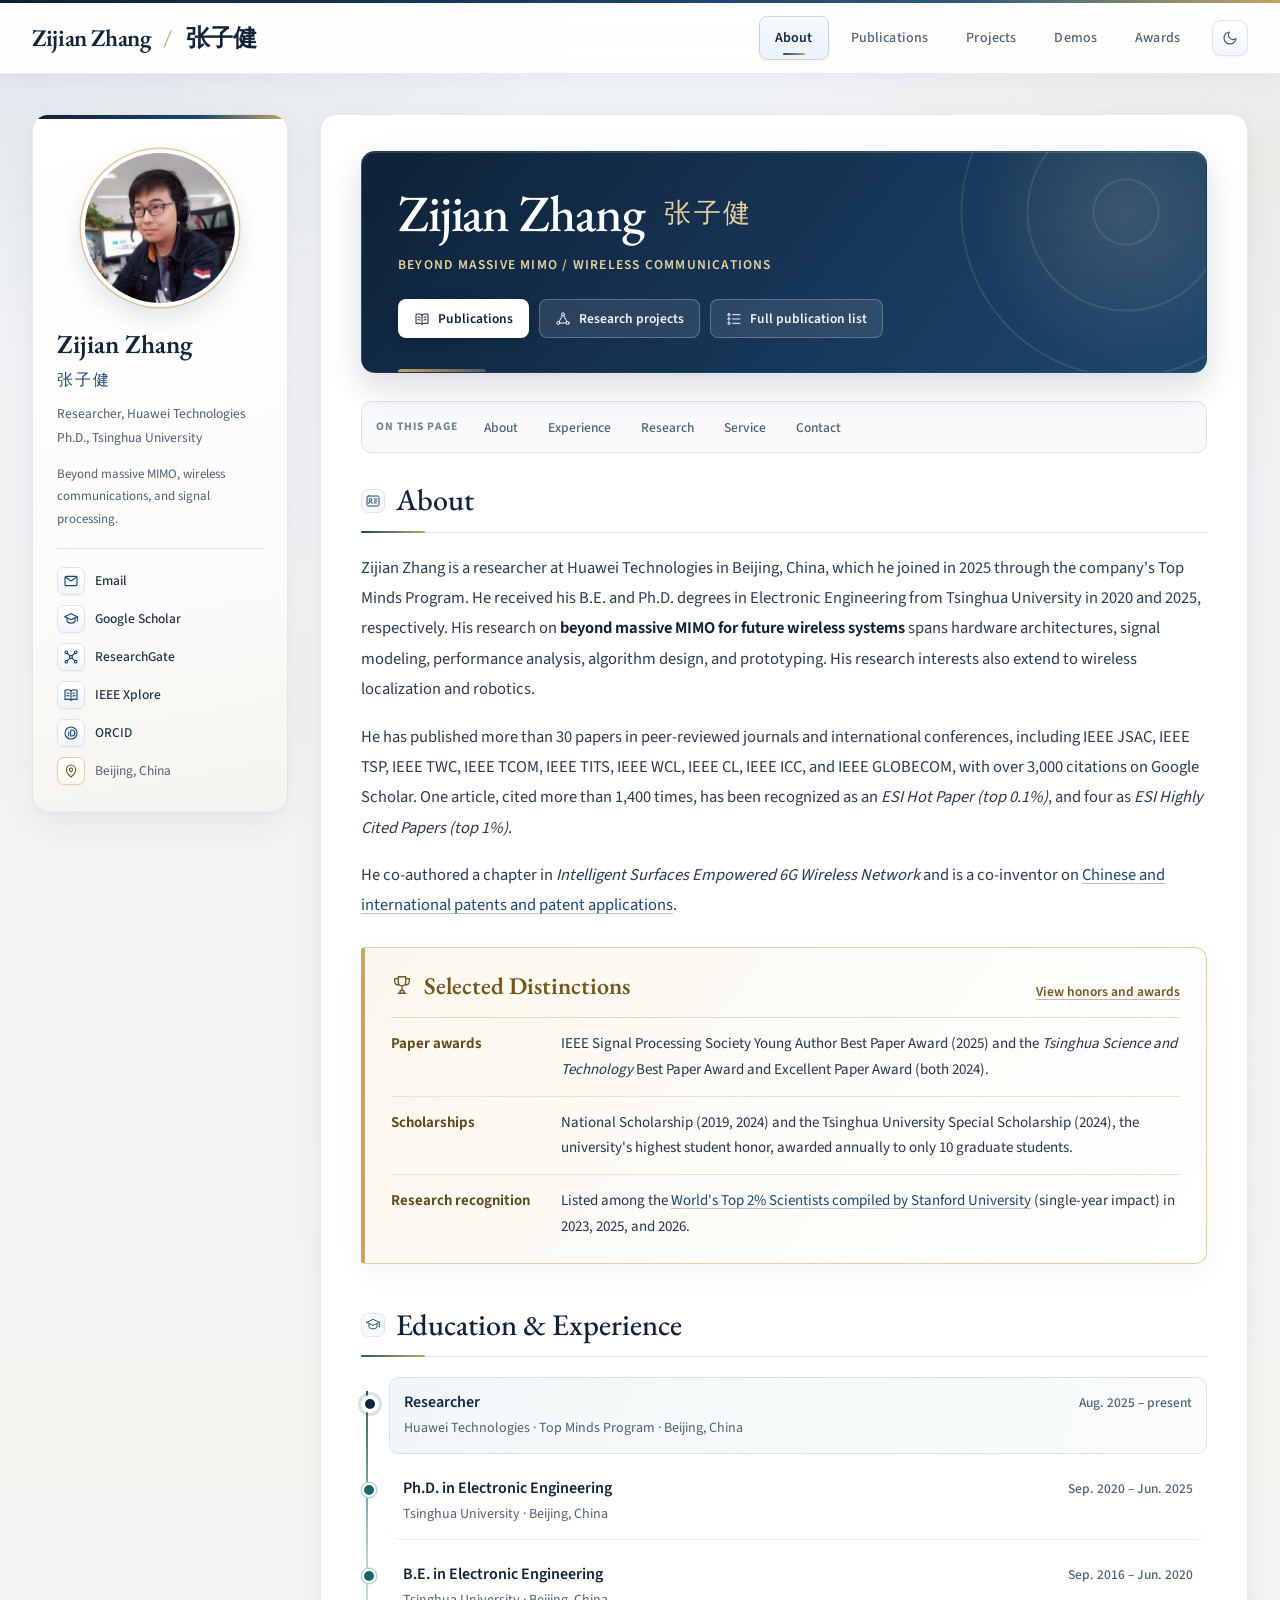
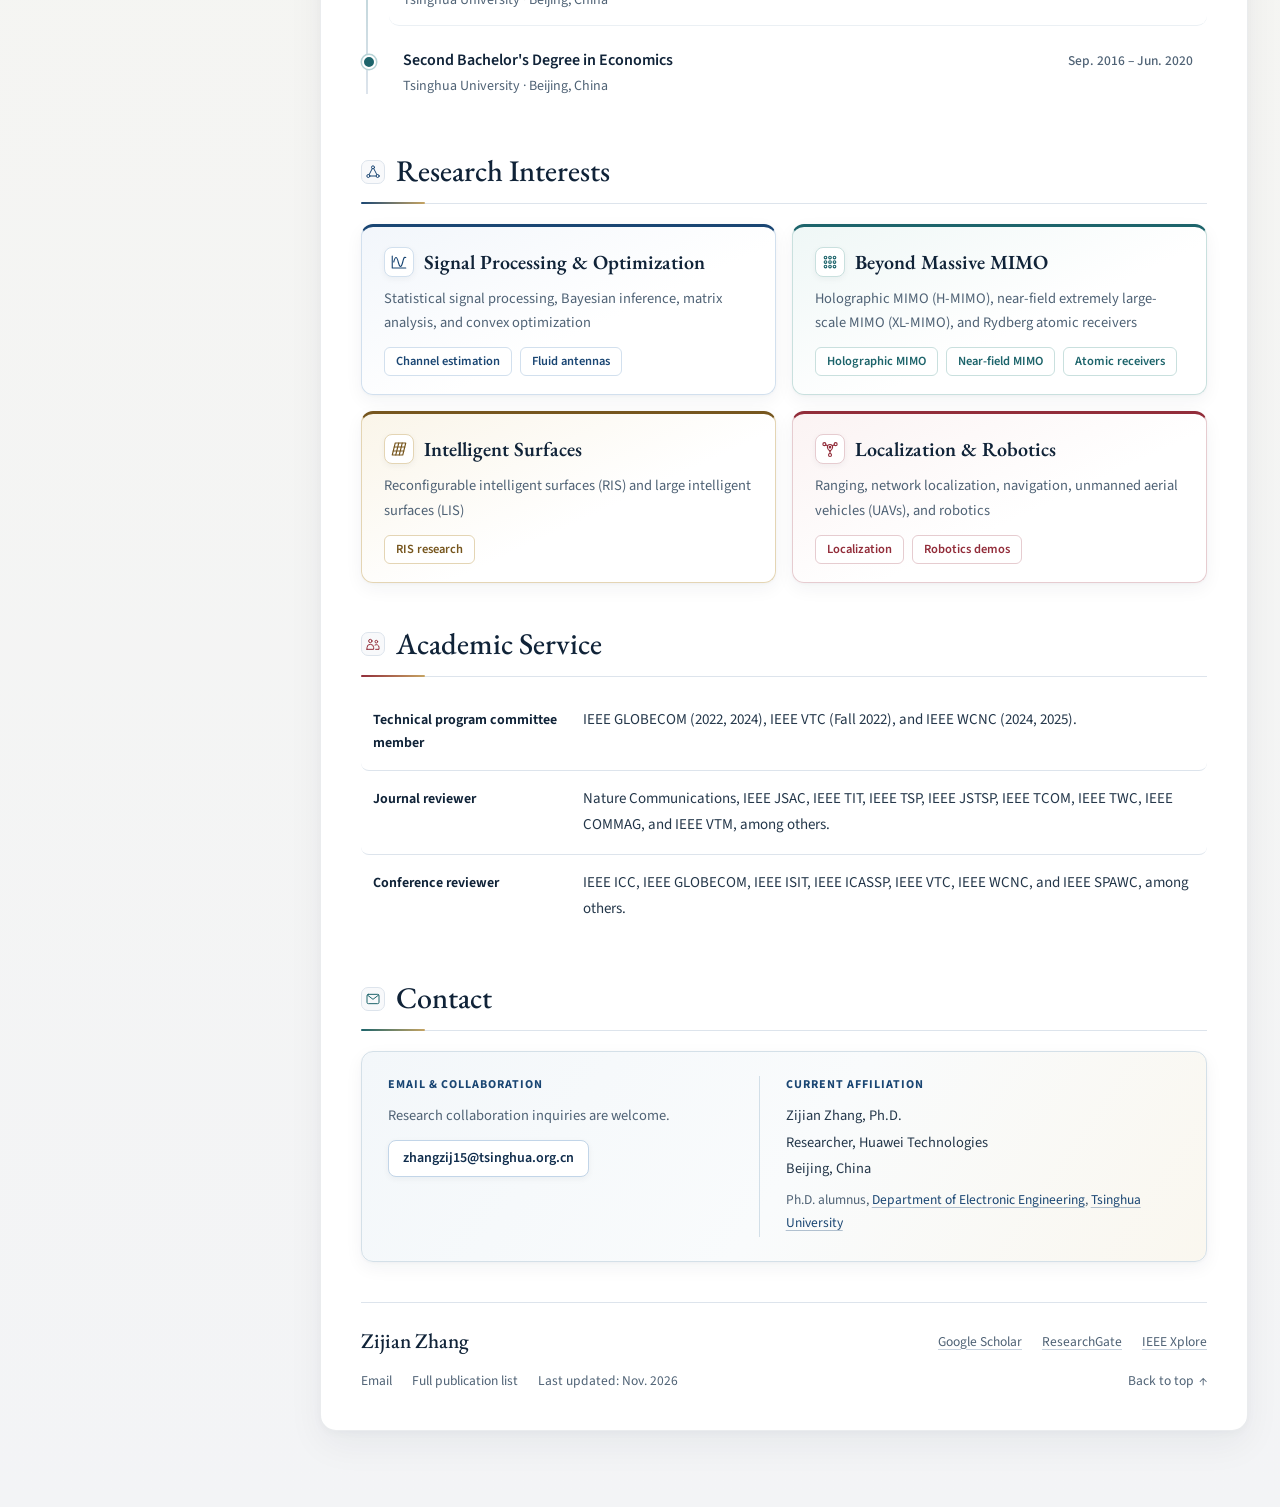
<file: zijianzhang.html>
<!doctype html>
<html lang="en">
<head>
<meta charset="utf-8">
<meta http-equiv="refresh" content="0;url=index.html">
<link rel="canonical" href="index.html">
<title>Zijian Zhang · Redirecting</title>
</head>
<body>
<p>This page has moved to <a href="index.html">Zijian Zhang's academic homepage</a>.</p>
</body>
</html>
</file>
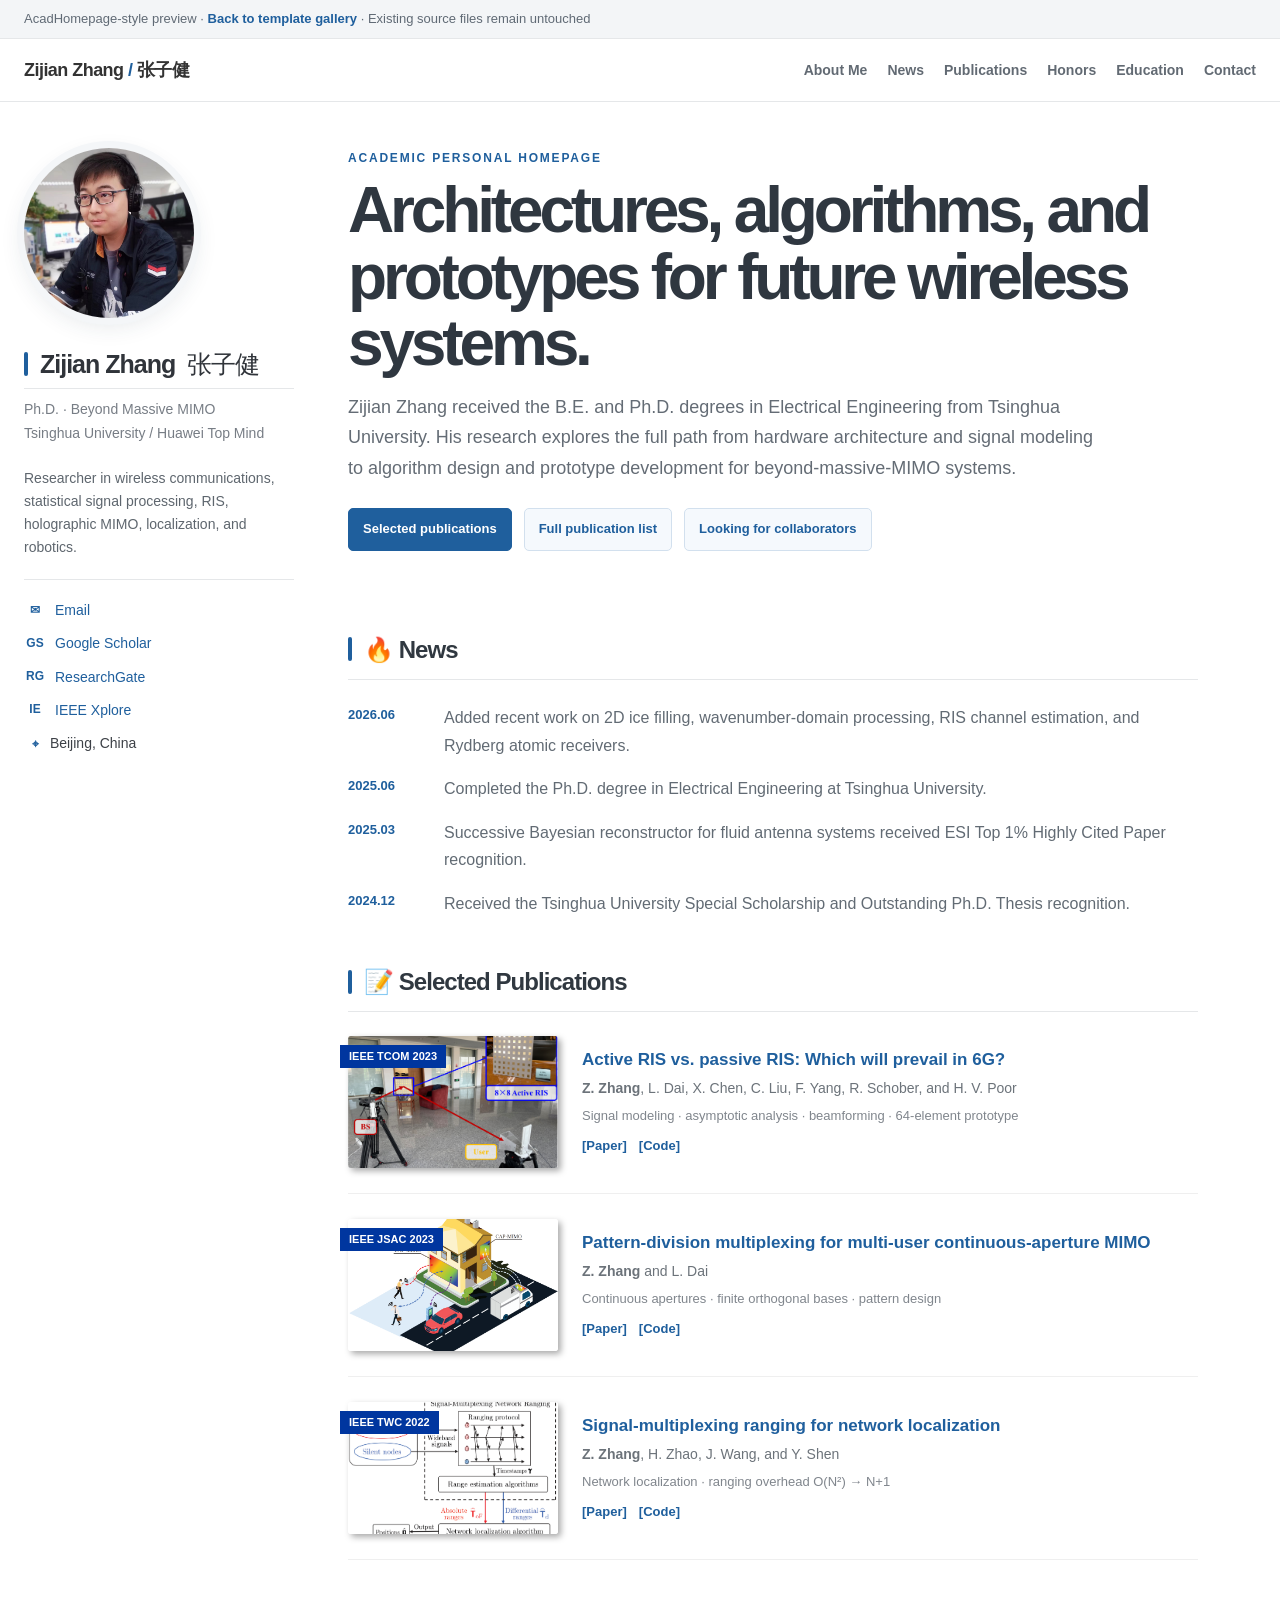
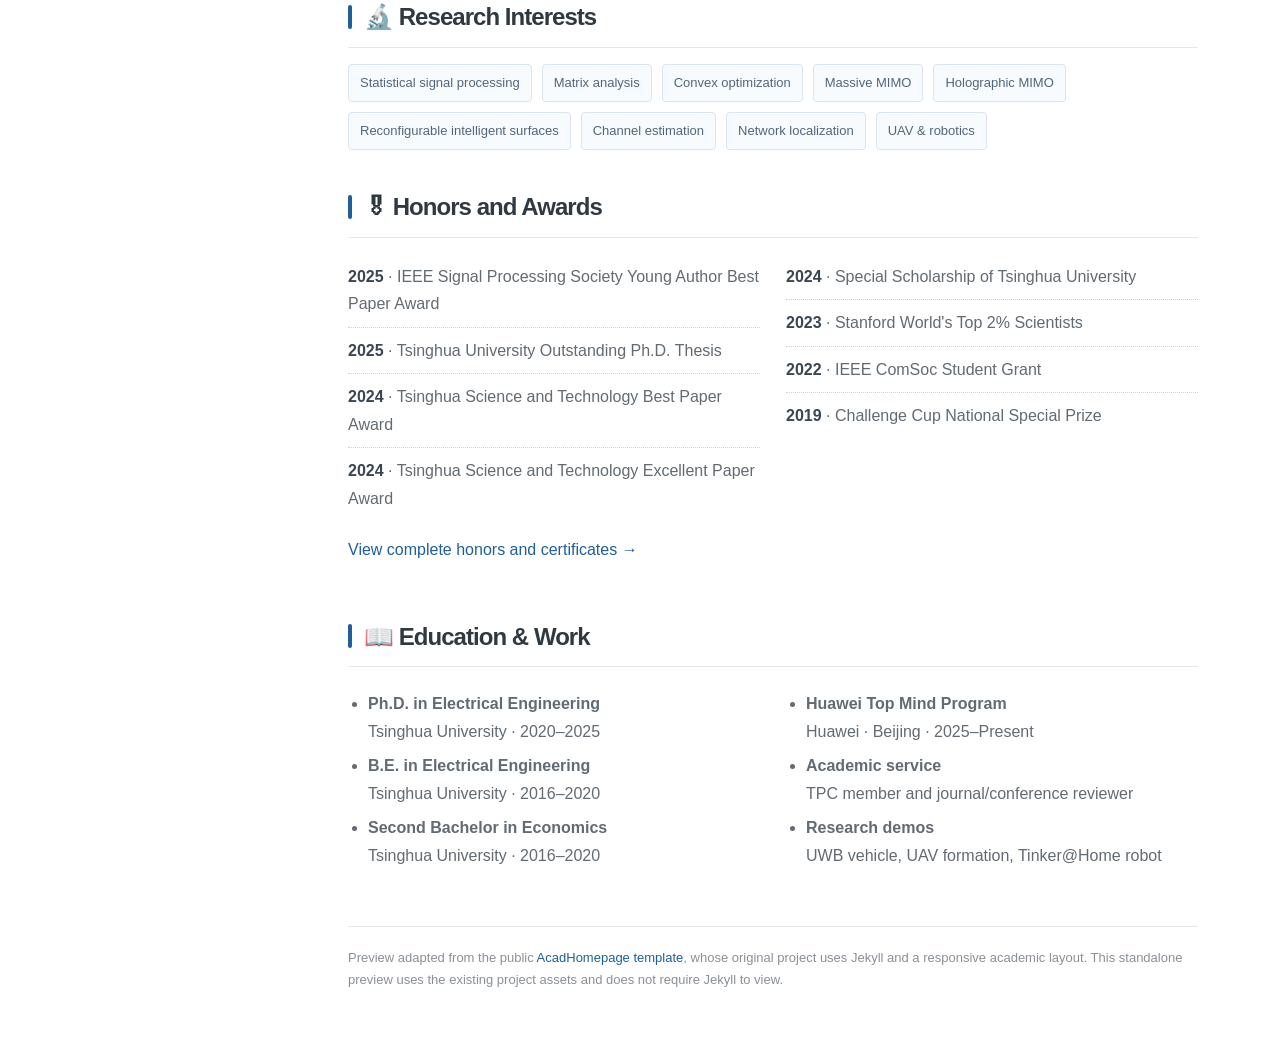
<file: preview-templates/acad-homepage.html>
<!doctype html>
<html lang="en">
<head>
  <meta charset="utf-8">
  <meta name="viewport" content="width=device-width, initial-scale=1">
  <meta name="description" content="Academic homepage preview for Zijian Zhang">
  <title>Zijian Zhang · AcadHomepage Preview</title>
  <style>
    :root { --ink:#3d4147; --muted:#777d85; --blue:#1f5f9d; --blue-dark:#174772; --line:#e5e7e9; --bg:#fff; --soft:#f7f8f9; --badge:#00369f; }
    * { box-sizing:border-box; }
    html { scroll-behavior:smooth; }
    body { margin:0; color:var(--ink); background:var(--bg); font-family:-apple-system,BlinkMacSystemFont,"Segoe UI",Roboto,Helvetica,Arial,sans-serif; font-size:16px; line-height:1.72; }
    a { color:var(--blue); text-decoration:none; }
    a:hover { color:var(--blue-dark); text-decoration:underline; }
    .preview-bar { padding:8px 24px; color:#606a75; background:#f3f5f7; border-bottom:1px solid var(--line); font-size:13px; }
    .preview-bar a { font-weight:700; }
    .masthead { position:sticky; z-index:10; top:0; background:rgba(255,255,255,.96); border-bottom:1px solid var(--line); backdrop-filter:blur(12px); }
    .masthead__inner { display:flex; align-items:center; justify-content:space-between; gap:24px; width:min(1240px,calc(100% - 48px)); min-height:62px; margin:0 auto; }
    .brand { color:#333; font-size:18px; font-weight:800; letter-spacing:-.03em; white-space:nowrap; }
    .brand span { color:var(--blue); }
    .nav { display:flex; flex-wrap:wrap; align-items:center; justify-content:flex-end; gap:20px; }
    .nav a { color:#626a73; font-size:14px; font-weight:600; }
    .nav a:hover { color:var(--blue); text-decoration:none; }
    .main { display:grid; grid-template-columns:270px minmax(0,1fr); gap:54px; width:min(1240px,calc(100% - 48px)); margin:0 auto; padding:46px 0 70px; }
    .sidebar { position:sticky; top:108px; align-self:start; }
    .avatar { width:170px; height:170px; margin:0 auto 22px; border-radius:50%; object-fit:cover; box-shadow:0 0 0 7px #f4f6f8, 0 7px 24px rgba(33,54,77,.12); }
    .author-name { margin:0; color:#30343a; font-size:25px; line-height:1.2; letter-spacing:-.04em; }
    .author-bio { margin:8px 0 22px; color:var(--muted); font-size:14px; }
    .profile-intro { margin:0 0 20px; color:#5e666e; font-size:14px; line-height:1.65; }
    .profile-links { display:grid; gap:9px; padding:18px 0 0; border-top:1px solid var(--line); font-size:14px; }
    .profile-links a { display:flex; align-items:center; gap:9px; }
    .profile-links strong { display:inline-flex; align-items:center; justify-content:center; width:22px; color:var(--blue); font-size:12px; }
    .page-content { min-width:0; max-width:850px; }
    .eyebrow { color:var(--blue); font-size:12px; font-weight:800; letter-spacing:.15em; text-transform:uppercase; }
    h1 { margin:8px 0 15px; color:#2f3740; font-size:clamp(2.25rem,5vw,4.1rem); line-height:1.04; letter-spacing:-.065em; }
    .lede { max-width:760px; margin:0; color:#646c75; font-size:18px; line-height:1.7; }
    .hero-links { display:flex; flex-wrap:wrap; gap:12px; margin:25px 0 42px; }
    .button { display:inline-flex; padding:9px 14px; border:1px solid #d2e0ee; border-radius:5px; background:#f5f9fd; color:var(--blue); font-size:13px; font-weight:800; }
    .button.primary { border-color:var(--blue); background:var(--blue); color:#fff; }
    section { padding:28px 0 8px; scroll-margin-top:90px; }
    h2 { display:flex; align-items:center; gap:12px; margin:0 0 16px; padding-bottom:9px; border-bottom:1px solid var(--line); color:#303840; font-size:24px; letter-spacing:-.04em; }
    h2:before { content:""; display:inline-block; width:4px; height:24px; border-radius:3px; background:var(--blue); }
    h3 { margin:0 0 5px; color:#313a43; font-size:17px; }
    .news { list-style:none; margin:0; padding:0; }
    .news li { display:grid; grid-template-columns:82px 1fr; gap:14px; padding:8px 0; }
    .date { color:var(--blue); font-size:13px; font-weight:800; }
    .news span:last-child { color:#626b74; }
    .paper-box { display:flex; align-items:center; gap:24px; padding:25px 0; border-bottom:1px solid #efefef; }
    .paper-box:first-of-type { padding-top:8px; }
    .paper-image { position:relative; flex:0 0 210px; }
    .paper-image img { display:block; width:210px; height:132px; border-radius:3px; object-fit:cover; box-shadow:3px 3px 6px #aaa; }
    .badge { position:absolute; top:9px; left:-8px; padding:2px 9px; color:#fff; background:var(--badge); font-size:11px; font-weight:800; }
    .paper-text { flex:1; min-width:0; }
    .paper-text h3 { font-size:17px; line-height:1.4; }
    .paper-text p { margin:5px 0; color:#6c737a; font-size:14px; }
    .paper-meta { color:#80868d; font-size:13px; }
    .paper-actions { display:flex; flex-wrap:wrap; gap:12px; margin-top:7px; font-size:13px; font-weight:700; }
    .two-col { display:grid; grid-template-columns:1fr 1fr; gap:26px; }
    .simple-list { margin:0; padding-left:20px; color:#626a72; }
    .simple-list li { margin:7px 0; }
    .award { padding:9px 0; border-bottom:1px dotted #ccd3da; color:#626a72; }
    .award:last-child { border-bottom:0; }
    .award b { color:#3a4652; }
    .research-tags { display:flex; flex-wrap:wrap; gap:10px; }
    .research-tags span { padding:7px 11px; border:1px solid #d9e5ef; border-radius:4px; background:#f8fbfd; color:#536679; font-size:13px; }
    .footer { margin-top:42px; padding-top:20px; border-top:1px solid var(--line); color:#8a9097; font-size:13px; }
    @media (max-width:900px) { .main { grid-template-columns:210px minmax(0,1fr); gap:32px; } .avatar { width:140px; height:140px; } .paper-box { align-items:flex-start; } .paper-image, .paper-image img { flex-basis:170px; width:170px; height:108px; } }
    @media (max-width:700px) { .preview-bar { padding:8px 14px; } .masthead__inner, .main { width:min(100% - 28px,560px); } .masthead__inner { min-height:58px; } .nav { gap:10px 14px; } .nav a:nth-child(n+5) { display:none; } .main { display:block; padding-top:32px; } .sidebar { position:static; display:grid; grid-template-columns:92px 1fr; gap:15px; margin-bottom:34px; } .avatar { width:92px; height:92px; grid-row:span 2; margin:0; } .author-name { font-size:21px; } .author-bio { margin:4px 0 0; } .profile-intro { grid-column:1/-1; } .profile-links { grid-column:1/-1; grid-template-columns:repeat(2,1fr); } h1 { font-size:3rem; } .two-col { grid-template-columns:1fr; gap:8px; } }
    @media (max-width:520px) { .paper-box { display:block; } .paper-image, .paper-image img { width:100%; height:170px; } .paper-image { margin-bottom:15px; } .news li { grid-template-columns:70px 1fr; gap:9px; } .brand { font-size:16px; } }
  </style>
</head>
<body>
  <div class="preview-bar">AcadHomepage-style preview · <a href="index.html">Back to template gallery</a> · Existing source files remain untouched</div>
  <header class="masthead"><div class="masthead__inner"><a class="brand" href="#about-me">Zijian Zhang <span>/</span> 张子健</a><nav class="nav" aria-label="Main navigation"><a href="#about-me">About Me</a><a href="#news">News</a><a href="#publications">Publications</a><a href="#awards">Honors</a><a href="#education">Education</a><a href="#contact">Contact</a></nav></div></header>
  <main class="main">
    <aside class="sidebar">
      <img class="avatar" src="../photos/ZZJ_bio3.jpg" alt="Portrait of Zijian Zhang">
      <div><h2 class="author-name">Zijian Zhang<br><span style="font-weight:400">张子健</span></h2><p class="author-bio">Ph.D. · Beyond Massive MIMO<br>Tsinghua University / Huawei Top Mind</p></div>
      <p class="profile-intro">Researcher in wireless communications, statistical signal processing, RIS, holographic MIMO, localization, and robotics.</p>
      <div class="profile-links" id="contact"><a href="mailto:zhangzij15@tsinghua.org.cn"><strong>✉</strong> Email</a><a href="https://scholar.google.com/citations?user=OUAuynUAAAAJ&hl=en"><strong>GS</strong> Google Scholar</a><a href="https://www.researchgate.net/profile/Zijian-Zhang-26"><strong>RG</strong> ResearchGate</a><a href="https://ieeexplore.ieee.org/author/37088489917"><strong>IE</strong> IEEE Xplore</a><span><strong>⌖</strong> Beijing, China</span></div>
    </aside>
    <article class="page-content">
      <section id="about-me" style="padding-top:0"><div class="eyebrow">Academic personal homepage</div><h1>Architectures, algorithms, and prototypes for future wireless systems.</h1><p class="lede">Zijian Zhang received the B.E. and Ph.D. degrees in Electrical Engineering from Tsinghua University. His research explores the full path from hardware architecture and signal modeling to algorithm design and prototype development for beyond-massive-MIMO systems.</p><div class="hero-links"><a class="button primary" href="#publications">Selected publications</a><a class="button" href="../publications.html">Full publication list</a><a class="button" href="mailto:zhangzij15@tsinghua.org.cn">Looking for collaborators</a></div></section>
      <section id="news"><h2>🔥 News</h2><ul class="news"><li><span class="date">2026.06</span><span>Added recent work on 2D ice filling, wavenumber-domain processing, RIS channel estimation, and Rydberg atomic receivers.</span></li><li><span class="date">2025.06</span><span>Completed the Ph.D. degree in Electrical Engineering at Tsinghua University.</span></li><li><span class="date">2025.03</span><span>Successive Bayesian reconstructor for fluid antenna systems received ESI Top 1% Highly Cited Paper recognition.</span></li><li><span class="date">2024.12</span><span>Received the Tsinghua University Special Scholarship and Outstanding Ph.D. Thesis recognition.</span></li></ul></section>
      <section id="publications"><h2>📝 Selected Publications</h2><div class="paper-box"><div class="paper-image"><span class="badge">IEEE TCOM 2023</span><img src="../photos/activeRIS.png" alt="Active RIS project"></div><div class="paper-text"><h3><a href="../pubs/Journal_paper/TCOM.pdf">Active RIS vs. passive RIS: Which will prevail in 6G?</a></h3><p><strong>Z. Zhang</strong>, L. Dai, X. Chen, C. Liu, F. Yang, R. Schober, and H. V. Poor</p><div class="paper-meta">Signal modeling · asymptotic analysis · beamforming · 64-element prototype</div><div class="paper-actions"><a href="../pubs/Journal_paper/TCOM.pdf">[Paper]</a><a href="../codes/TCOM.zip">[Code]</a></div></div></div><div class="paper-box"><div class="paper-image"><span class="badge">IEEE JSAC 2023</span><img src="../photos/CAP-MIMO.jpg" alt="Continuous-aperture MIMO project"></div><div class="paper-text"><h3><a href="../pubs/Journal_paper/JSAC.pdf">Pattern-division multiplexing for multi-user continuous-aperture MIMO</a></h3><p><strong>Z. Zhang</strong> and L. Dai</p><div class="paper-meta">Continuous apertures · finite orthogonal bases · pattern design</div><div class="paper-actions"><a href="../pubs/Journal_paper/JSAC.pdf">[Paper]</a><a href="../codes/JSAC.zip">[Code]</a></div></div></div><div class="paper-box"><div class="paper-image"><span class="badge">IEEE TWC 2022</span><img src="../photos/SM-NR.jpg" alt="Network ranging project"></div><div class="paper-text"><h3><a href="../pubs/Journal_paper/TWC.pdf">Signal-multiplexing ranging for network localization</a></h3><p><strong>Z. Zhang</strong>, H. Zhao, J. Wang, and Y. Shen</p><div class="paper-meta">Network localization · ranging overhead O(N²) → N+1</div><div class="paper-actions"><a href="../pubs/Journal_paper/TWC.pdf">[Paper]</a><a href="../codes/TWC.zip">[Code]</a></div></div></div></section>
      <section id="research"><h2>🔬 Research Interests</h2><div class="research-tags"><span>Statistical signal processing</span><span>Matrix analysis</span><span>Convex optimization</span><span>Massive MIMO</span><span>Holographic MIMO</span><span>Reconfigurable intelligent surfaces</span><span>Channel estimation</span><span>Network localization</span><span>UAV & robotics</span></div></section>
      <section id="awards"><h2>🎖 Honors and Awards</h2><div class="two-col"><div><div class="award"><b>2025</b> · IEEE Signal Processing Society Young Author Best Paper Award</div><div class="award"><b>2025</b> · Tsinghua University Outstanding Ph.D. Thesis</div><div class="award"><b>2024</b> · Tsinghua Science and Technology Best Paper Award</div><div class="award"><b>2024</b> · Tsinghua Science and Technology Excellent Paper Award</div></div><div><div class="award"><b>2024</b> · Special Scholarship of Tsinghua University</div><div class="award"><b>2023</b> · Stanford World's Top 2% Scientists</div><div class="award"><b>2022</b> · IEEE ComSoc Student Grant</div><div class="award"><b>2019</b> · Challenge Cup National Special Prize</div></div></div><p style="margin-top:15px"><a href="../awards.html">View complete honors and certificates →</a></p></section>
      <section id="education"><h2>📖 Education & Work</h2><div class="two-col"><ul class="simple-list"><li><b>Ph.D. in Electrical Engineering</b><br>Tsinghua University · 2020–2025</li><li><b>B.E. in Electrical Engineering</b><br>Tsinghua University · 2016–2020</li><li><b>Second Bachelor in Economics</b><br>Tsinghua University · 2016–2020</li></ul><ul class="simple-list"><li><b>Huawei Top Mind Program</b><br>Huawei · Beijing · 2025–Present</li><li><b>Academic service</b><br>TPC member and journal/conference reviewer</li><li><b>Research demos</b><br>UWB vehicle, UAV formation, Tinker@Home robot</li></ul></div></section>
      <footer class="footer">Preview adapted from the public <a href="https://github.com/RayeRen/acad-homepage.github.io">AcadHomepage template</a>, whose original project uses Jekyll and a responsive academic layout. This standalone preview uses the existing project assets and does not require Jekyll to view.</footer>
    </article>
  </main>
</body>
</html>
</file>
<file: acad-homepage.css>
/* Self-hosted fonts keep the typography consistent without an external service. */
@font-face {
  font-family: "EB Garamond";
  font-style: normal;
  font-weight: 400 800;
  font-display: swap;
  src: url("assets/fonts/eb-garamond-latin.woff2") format("woff2");
}
@font-face {
  font-family: "Source Sans 3";
  font-style: normal;
  font-weight: 200 900;
  font-display: swap;
  src: url("assets/fonts/source-sans-3-latin.woff2") format("woff2");
}

/* Flagship academic palette: deep Oxford navy, brushed champagne gold, luminous pearl surfaces, and crisp ink. */
:root {
  --ink-strong: #102338;
  --ink: #24374a;
  --muted: #4f6275;
  --faint: #708294;
  --navy-deep: #0e2238;
  --navy-mid: #173759;
  --navy-bright: #214c78;
  --primary: #1a4673;
  --primary-dark: #0f2c4c;
  --primary-soft: #eef4fa;
  --primary-line: #c2d5e8;
  --teal: #1d646b;
  --teal-soft: #ecf7f6;
  --teal-line: #bedbd8;
  --sage: #3f6653;
  --sage-soft: #eef5f0;
  --sage-line: #c4d9cc;
  --claret: #922d3a;
  --claret-soft: #fdf3f4;
  --claret-line: #e5c2c7;
  --gold: #c6a463;
  --gold-light: #e7d1a1;
  --gold-ink: #76561e;
  --gold-soft: #faf5e7;
  --gold-line: #dfd0a8;
  --granted: #1b5e4c;
  --granted-soft: #edf7f3;
  --granted-line: #bddcd1;
  --surface: #ffffff;
  --canvas: #f2f4f7;
  --pearl: #f8f9fb;
  --parchment: #faf8f3;
  --line: #dde4ec;
  --line-strong: #c8d3df;
  --heading-font: "EB Garamond", Georgia, "Times New Roman", "Noto Serif SC", "Songti SC", serif;
  --body-font: "Source Sans 3", -apple-system, BlinkMacSystemFont, "Segoe UI", Roboto, Helvetica, Arial, "PingFang SC", "Microsoft YaHei", sans-serif;
  --serif-zh: "Noto Serif SC", "Source Han Serif SC", "Songti SC", "STSong", "SimSun", serif;
  --shadow-card: 0 14px 36px rgba(14, 34, 56, .055), 0 2px 8px rgba(14, 34, 56, .03);
  --shadow-soft: 0 6px 18px rgba(14, 34, 56, .05), 0 1px 3px rgba(14, 34, 56, .03);
  --shadow-lift: 0 12px 28px rgba(14, 34, 56, .09), 0 2px 6px rgba(14, 34, 56, .04);
}

* { box-sizing: border-box; }
html { scroll-behavior: smooth; scroll-padding-top: 94px; }
body {
  margin: 0;
  min-height: 100vh;
  color: var(--ink);
  background:
    radial-gradient(ellipse 60rem 36rem at 0% 0%, rgba(26, 70, 115, .075), transparent 62%),
    radial-gradient(ellipse 52rem 34rem at 100% 10rem, rgba(198, 164, 99, .095), transparent 64%),
    linear-gradient(180deg, #eff2f6 0%, #f5f5f2 45%, #f3f4f6 100%);
  font-family: var(--body-font);
  font-size: 16.5px;
  line-height: 1.76;
  -webkit-font-smoothing: antialiased;
  text-rendering: optimizeLegibility;
}
a {
  color: var(--primary);
  text-decoration: none;
  text-underline-offset: 3px;
  text-decoration-thickness: 1px;
  transition: color .18s ease, border-color .18s ease, background-color .18s ease, box-shadow .18s ease, transform .18s ease;
}
a:hover { color: var(--primary-dark); text-decoration: underline; }
a:focus-visible, button:focus-visible { outline: 2px solid var(--primary); outline-offset: 3px; border-radius: 3px; }
img { max-width: 100%; height: auto; }
.decorative-emoji { display: none; }
::selection { color: var(--navy-deep); background: #d8e7f6; }

.skip-link {
  position: fixed;
  z-index: 30;
  top: -80px;
  left: 16px;
  padding: 9px 16px;
  border-radius: 6px;
  color: #fff;
  background: var(--navy-deep);
  font-size: 14px;
}
.skip-link:focus { top: 10px; color: #fff; text-decoration: none; }

/* Masthead: frosted translucent header with deep-navy-to-champagne metallic trim */
.site-masthead {
  position: sticky;
  z-index: 20;
  top: 0;
  border-top: 3px solid var(--navy-deep);
  border-bottom: 1px solid rgba(16, 35, 56, .09);
  background: rgba(255, 255, 255, .93);
  box-shadow: 0 4px 20px rgba(14, 34, 56, .04);
  backdrop-filter: blur(14px);
}
.site-masthead::before {
  position: absolute;
  top: -3px;
  left: 0;
  width: 100%;
  height: 3px;
  background: linear-gradient(90deg, #0d2035 0%, #1c446e 52%, #295e7d 76%, #c6a463 100%);
  content: "";
}
.site-masthead__inner {
  position: relative;
  display: flex;
  align-items: center;
  justify-content: space-between;
  gap: 16px;
  width: min(1300px, calc(100% - 64px));
  min-height: 70px;
  margin: 0 auto;
}
.site-brand {
  margin-right: auto;
  color: var(--ink-strong);
  font-family: var(--heading-font);
  font-size: 24px;
  font-weight: 600;
  letter-spacing: -.015em;
  white-space: nowrap;
}
.site-brand:hover { color: var(--primary); text-decoration: none; }
.site-brand span { padding: 0 8px; color: var(--gold); font-weight: 400; }

.site-nav { display: flex; align-items: center; gap: 6px; }
.site-nav a {
  position: relative;
  margin: 8px 0;
  padding: 9px 15px;
  border: 1px solid transparent;
  border-radius: 8px;
  color: var(--muted);
  font-size: 14px;
  font-weight: 500;
  letter-spacing: .01em;
  white-space: nowrap;
}
.site-nav a:hover {
  color: var(--ink-strong);
  background: rgba(26, 70, 115, .06);
  text-decoration: none;
}
.site-nav a.current {
  border-color: var(--primary-line);
  background: linear-gradient(180deg, #f5f9fd 0%, #ebf2fa 100%);
  color: var(--primary-dark);
  font-weight: 600;
  box-shadow: inset 0 1px 0 rgba(255, 255, 255, .9), 0 1px 3px rgba(14, 34, 56, .04);
}
.site-nav a.current::after {
  position: absolute;
  bottom: 4px;
  left: calc(50% - 11px);
  width: 22px;
  height: 2px;
  border-radius: 2px;
  background: linear-gradient(90deg, var(--primary), var(--gold));
  content: "";
}

/* Elevated two-column layout: sculpted profile sidebar + luminous reading sheet */
.site-main {
  display: grid;
  grid-template-columns: 256px minmax(0, 1fr);
  gap: 32px;
  width: min(1300px, calc(100% - 64px));
  margin: 0 auto;
  padding: 40px 0 76px;
  align-items: start;
}

/* Sculpted Profile Sidebar */
.site-sidebar {
  position: sticky;
  top: 98px;
  align-self: start;
  overflow: hidden;
  padding: 30px 24px 26px;
  border: 1px solid rgba(16, 35, 56, .09);
  border-radius: 16px;
  background: linear-gradient(170deg, #ffffff 0%, #fbfbfa 68%, #f6f4ee 100%);
  box-shadow: inset 0 1px 0 rgba(255, 255, 255, .95), var(--shadow-card);
}
.site-sidebar::before {
  position: absolute;
  top: 0;
  right: 0;
  left: 0;
  height: 4px;
  background: linear-gradient(90deg, var(--navy-deep) 0%, var(--primary) 65%, var(--gold) 100%);
  content: "";
}
.site-avatar {
  display: block;
  width: 158px;
  height: 158px;
  margin: 4px auto 22px;
  border: 4px solid #fff;
  border-radius: 50%;
  background: var(--pearl);
  box-shadow: 0 0 0 1.5px rgba(198, 164, 99, .55), 0 10px 24px rgba(14, 34, 56, .12);
  object-fit: cover;
  object-position: 50% 24%;
}
.site-author-name {
  margin: 0;
  color: var(--ink-strong);
  font-family: var(--heading-font);
  font-size: 26px;
  font-weight: 600;
  line-height: 1.22;
}
.site-author-name span {
  display: inline-block;
  margin-top: 6px;
  color: var(--primary);
  font-family: var(--serif-zh);
  font-size: 16px;
  letter-spacing: .12em;
}
.site-author-bio {
  margin: 10px 0 14px;
  color: var(--muted);
  font-size: 13.5px;
  line-height: 1.72;
}
.site-profile-intro {
  margin: 0 0 18px;
  color: var(--muted);
  font-size: 13px;
  line-height: 1.72;
}
.site-profile-links {
  display: grid;
  gap: 10px;
  padding-top: 18px;
  border-top: 1px solid var(--line);
  font-size: 13.5px;
}
.site-profile-links a, .site-profile-links > span {
  display: flex;
  align-items: center;
  gap: 10px;
  min-width: 0;
  line-height: 1.45;
}
.site-profile-links a { color: var(--ink); font-weight: 500; }
.site-profile-links a:hover { color: var(--primary); text-decoration: none; }
.profile-icon {
  display: block;
  flex: 0 0 28px;
  width: 28px;
  height: 28px;
  padding: 5px;
  border: 1px solid var(--line);
  border-radius: 7px;
  background: linear-gradient(180deg, #ffffff 0%, #f1f5f9 100%);
  color: var(--primary);
  box-shadow: 0 1px 2px rgba(14, 34, 56, .04);
  transition: border-color .18s ease, background-color .18s ease, color .18s ease, transform .18s ease;
}
.site-profile-links a:hover .profile-icon {
  border-color: var(--primary-line);
  background: var(--primary-soft);
  color: var(--navy-deep);
  transform: translateY(-1px);
}
.site-profile-links > span { color: var(--muted); }
.site-profile-links > span .profile-icon { color: var(--gold-ink); background: linear-gradient(180deg, #ffffff 0%, #faf6ec 100%); border-color: var(--gold-line); }

/* Main Luminous Reading Sheet */
.site-content {
  min-width: 0;
  padding: 36px 40px 32px;
  border: 1px solid rgba(16, 35, 56, .085);
  border-radius: 16px;
  background: var(--surface);
  box-shadow: inset 0 1px 0 rgba(255, 255, 255, .9), var(--shadow-card);
}
#main-content:focus { outline: none; }
#layout-content { padding: 0; overflow-wrap: anywhere; }

/* Signature Architectural Hero Banner (#toptitle) — Deep Oxford Navy & Brushed Champagne Gold */
#layout-content > #toptitle {
  position: relative;
  isolation: isolate;
  overflow: hidden;
  margin: 0 0 28px;
  padding: 32px 36px 34px;
  border: 1px solid rgba(255, 255, 255, .08);
  border-radius: 14px;
  background: linear-gradient(128deg, #0e2238 0%, #163657 54%, #1e476e 100%);
  box-shadow: 0 14px 32px rgba(14, 34, 56, .16), inset 0 1px 0 rgba(255, 255, 255, .14);
  color: #ffffff;
}
/* Subtle wireless wavefront arcs & ambient champagne sheen */
#layout-content > #toptitle::before {
  position: absolute;
  z-index: -1;
  top: -135px;
  right: -115px;
  width: 390px;
  height: 390px;
  border-radius: 50%;
  background:
    radial-gradient(circle, rgba(231, 209, 161, .16) 0%, transparent 56%),
    repeating-radial-gradient(circle, transparent 0 31px, rgba(231, 209, 161, .13) 32px 33px, transparent 34px 66px);
  content: "";
  pointer-events: none;
}
#layout-content > #toptitle::after {
  position: absolute;
  bottom: 0;
  left: 36px;
  width: 88px;
  height: 3px;
  border-radius: 3px 3px 0 0;
  background: linear-gradient(90deg, var(--gold), rgba(231, 209, 161, .28));
  content: "";
}

/* Bespoke deep-navy tonal nuances across subpages while staying 100% cohesive */
.publications-page #layout-content > #toptitle {
  background: linear-gradient(128deg, #0e243a 0%, #153c59 56%, #1b506b 100%);
}
.projects-page #layout-content > #toptitle {
  background: linear-gradient(128deg, #0f2636 0%, #17404f 56%, #20525e 100%);
}
.demos-page #layout-content > #toptitle {
  background: linear-gradient(128deg, #162339 0%, #233753 56%, #314866 100%);
}
.awards-page #layout-content > #toptitle {
  background: linear-gradient(128deg, #13233b 0%, #1e3554 54%, #2e4562 100%);
}

#layout-content > #toptitle h1 {
  display: flex;
  flex-wrap: wrap;
  align-items: center;
  gap: 13px;
  margin: 0;
  padding: 0;
  border: 0;
  color: #ffffff;
}
.page-hero-icon {
  display: block;
  flex: 0 0 30px;
  width: 30px;
  height: 30px;
  padding: 5px;
  border: 1px solid rgba(231, 209, 161, .32);
  border-radius: 8px;
  background: rgba(255, 255, 255, .07);
  color: var(--gold-light);
}
#layout-content h1 {
  margin: 0 0 14px;
  color: var(--ink-strong);
  font-family: var(--heading-font);
  font-size: clamp(36px, 3.4vw, 46px);
  font-weight: 500;
  line-height: 1.15;
  letter-spacing: -.02em;
}
#layout-content .home-profile h1 {
  display: block;
  font-size: clamp(42px, 4vw, 54px);
  letter-spacing: -.022em;
}
#layout-content h1 [lang="zh"] {
  display: inline-block;
  margin-left: .28em;
  color: var(--gold-light);
  font-family: var(--serif-zh);
  font-size: .52em;
  font-weight: 400;
  letter-spacing: .1em;
  vertical-align: .06em;
}
#layout-content > #toptitle .page-intro {
  max-width: none;
  margin: 12px 0 0;
  color: rgba(236, 243, 250, .88);
  font-size: 15.5px;
  line-height: 1.68;
  text-wrap: pretty;
}
#layout-content .home-subtitle {
  margin: 10px 0 0;
  color: var(--gold-light);
  font-size: 13.5px;
  font-weight: 600;
  letter-spacing: .09em;
  text-transform: uppercase;
}

/* Hero Action Buttons: ivory highlight primary + frosted glass secondary */
.home-quick-links,
#layout-content > #toptitle .page-header-tools {
  display: flex;
  flex-wrap: wrap;
  align-items: center;
  gap: 10px;
  margin: 22px 0 0;
}
.home-quick-links a,
#layout-content > #toptitle .publication-list-entry > a {
  display: inline-flex;
  align-items: center;
  gap: 8px;
  min-height: 38px;
  padding: 7px 15px;
  border: 1px solid rgba(255, 255, 255, .24);
  border-radius: 8px;
  background: rgba(255, 255, 255, .1);
  color: #f4f8fc;
  font-size: 13.5px;
  font-weight: 600;
  backdrop-filter: blur(6px);
}
.home-quick-links a:first-child,
#layout-content > #toptitle .publication-list-entry > a:first-child {
  border-color: rgba(255, 255, 255, .9);
  background: #ffffff;
  color: var(--navy-deep);
  box-shadow: 0 4px 12px rgba(7, 18, 32, .18);
}
.home-quick-links a:hover,
#layout-content > #toptitle .publication-list-entry > a:hover {
  border-color: var(--gold-light);
  background: rgba(255, 255, 255, .18);
  color: #ffffff;
  text-decoration: none;
  transform: translateY(-1px);
}
.home-quick-links a:first-child:hover,
#layout-content > #toptitle .publication-list-entry > a:first-child:hover {
  border-color: var(--gold-light);
  background: #faf6eb;
  color: var(--navy-deep);
}
.home-quick-links a:focus-visible,
#layout-content > #toptitle a:focus-visible { outline-color: var(--gold-light); }

/* Headings & Base Prose */
#layout-content h2 {
  position: relative;
  margin: 42px 0 20px;
  padding: 0 0 12px;
  border-bottom: 1px solid var(--line);
  color: var(--ink-strong);
  font-family: var(--heading-font);
  font-size: 30px;
  font-weight: 500;
  line-height: 1.28;
  scroll-margin-top: 0;
}
#layout-content h2::after {
  position: absolute;
  bottom: -1px;
  left: 0;
  width: 64px;
  height: 2px;
  border-radius: 2px;
  background: linear-gradient(90deg, var(--section-accent, var(--primary)) 0%, var(--gold) 100%);
  content: "";
}
#layout-content h3 { color: var(--ink-strong); font-weight: 600; }
#layout-content p { margin: 0 0 16px; color: var(--ink); }
#layout-content ul, #layout-content ol { margin: 0 0 20px; padding-left: 21px; color: var(--ink); }
#layout-content li { margin: 9px 0; padding-left: 3px; }
#layout-content li::marker { color: var(--gold); }
#layout-content li p { margin: 0; }

/* Homepage Section Icons, Anchor Bar & Biography */
.home-icon { display: block; flex: 0 0 24px; width: 24px; height: 24px; }
.home-page #layout-content .home-section-heading { display: flex; align-items: center; gap: 11px; }
.home-section-heading > .home-icon {
  padding: 3px;
  border: 1px solid var(--line);
  border-radius: 7px;
  background: var(--pearl);
  color: var(--section-accent, var(--primary));
}
.home-section-heading > span { min-width: 0; }
.home-section-heading > .home-icon--minor {
  flex-basis: 22px;
  width: 22px;
  height: 22px;
  padding: 0;
  border: 0;
  background: transparent;
  color: var(--gold-ink);
}
.home-icon--link { flex-basis: 16px; width: 16px; height: 16px; }
#education-heading { --section-accent: var(--teal); }
#research-interests-heading { --section-accent: var(--primary); }
#academic-service-heading { --section-accent: var(--claret); }
#contact-heading { --section-accent: var(--teal); }

.home-page-nav {
  display: flex;
  flex-wrap: wrap;
  align-items: center;
  gap: 6px 10px;
  margin: 0 0 28px;
  padding: 10px 14px;
  border: 1px solid var(--line);
  border-radius: 10px;
  background: var(--pearl);
  font-size: 13.5px;
}
.home-page-nav > span {
  margin-right: 6px;
  color: var(--faint);
  font-size: 11.5px;
  font-weight: 700;
  letter-spacing: .09em;
  text-transform: uppercase;
}
.home-page-nav a {
  display: inline-flex;
  align-items: center;
  min-height: 30px;
  padding: 2px 10px;
  border-radius: 6px;
  color: var(--muted);
  font-weight: 500;
}
.home-page-nav a:hover {
  background: #ffffff;
  color: var(--primary-dark);
  box-shadow: 0 1px 4px rgba(14, 34, 56, .06);
  text-decoration: none;
}

.home-page #layout-content #about-heading { margin-top: 26px; }
.home-biography { max-width: none; }
.home-page #layout-content .home-biography p { margin-bottom: 17px; line-height: 1.84; color: #2a3c4f; }
.home-biography strong { color: var(--ink-strong); font-weight: 650; }
.home-biography a, .home-distinctions li a, .home-contact-address a {
  text-decoration: underline;
  text-decoration-color: rgba(26, 70, 115, .32);
  text-decoration-thickness: 1px;
}
.home-biography a:hover, .home-distinctions li a:hover, .home-contact-address a:hover {
  text-decoration-color: currentColor;
}

/* Selected Distinctions: Luminous Champagne-Gold Honors Plaque */
.home-page #layout-content .home-distinctions {
  margin-top: 26px;
  padding: 22px 26px 10px;
  border: 1px solid var(--gold-line);
  border-left: 4px solid var(--gold);
  border-radius: 4px 12px 12px 4px;
  background: linear-gradient(125deg, #fbf7ec 0%, #fdfcf8 55%, #ffffff 100%);
  box-shadow: 0 8px 24px rgba(118, 86, 30, .06), inset 0 1px 0 rgba(255, 255, 255, .9);
}
.home-section-header {
  display: flex;
  flex-wrap: wrap;
  align-items: baseline;
  justify-content: space-between;
  gap: 6px 18px;
  padding-bottom: 13px;
  border-bottom: 1px solid #e6dac0;
}
.home-page #layout-content .home-distinctions h3 {
  margin: 0;
  color: var(--gold-ink);
  font-family: var(--heading-font);
  font-size: 24px;
  font-weight: 600;
  line-height: 1.3;
}
.home-page #layout-content .home-distinctions ul { margin: 0; padding: 0; list-style: none; }
.home-page #layout-content .home-distinctions li {
  display: grid;
  grid-template-columns: 148px minmax(0, 1fr);
  gap: 6px 22px;
  margin: 0;
  padding: 13px 0;
  font-size: 15px;
  line-height: 1.72;
}
.home-page #layout-content .home-distinctions li + li { border-top: 1px solid #ece3cf; }
.home-distinctions strong { color: #63491c; font-weight: 650; }
.home-detail-link {
  color: var(--gold-ink);
  font-size: 13.5px;
  font-weight: 600;
  text-decoration: underline;
  text-decoration-color: rgba(118, 86, 30, .4);
}

/* Education & Experience: Layered Academic Milestone Timeline */
#layout-content .education-timeline {
  position: relative;
  margin: 8px 0 28px;
  padding: 0 0 0 28px;
  list-style: none;
}
#layout-content .education-timeline::before {
  position: absolute;
  top: 14px;
  bottom: 16px;
  left: 5px;
  width: 2px;
  background: linear-gradient(180deg, var(--teal) 0%, #b9d2d6 55%, var(--line) 100%);
  content: "";
}
#layout-content .education-timeline > li {
  position: relative;
  margin: 0 0 10px;
  padding: 10px 14px 12px;
  border-radius: 10px;
  border-bottom: 1px solid #ebf0f4;
  transition: background-color .16s ease;
}
#layout-content .education-timeline > li:hover { background: var(--pearl); }
#layout-content .education-timeline > li:last-child { margin-bottom: 0; border-bottom: 0; }
#layout-content .education-timeline > li::before {
  position: absolute;
  top: 19px;
  left: -27px;
  width: 10px;
  height: 10px;
  border: 2px solid #fff;
  border-radius: 50%;
  background: var(--teal);
  box-shadow: 0 0 0 1.5px #b7d3d6;
  content: "";
}
#layout-content .education-timeline > li.timeline-current {
  background: linear-gradient(110deg, #f1f7f8 0%, #fafcfd 100%);
  border: 1px solid #d4e4e7;
}
#layout-content .education-timeline > li.timeline-current::before {
  background: var(--navy-deep);
  box-shadow: 0 0 0 2px #fff, 0 0 0 5px rgba(29, 100, 107, .18);
}
.timeline-title { color: var(--ink-strong); font-size: 16px; font-weight: 600; }
.home-page .timeline-current .timeline-title { color: var(--primary-dark); }
.home-page .timeline-institution { display: block; color: var(--muted); font-size: 14px; }
.timeline-period {
  display: block;
  margin-top: 2px;
  color: var(--muted);
  font-size: 13.5px;
  font-weight: 500;
  font-variant-numeric: tabular-nums;
}

/* Research Interests: Sculpted Gallery Cards with Refined Jewel Accents & Elevation */
#layout-content .research-interest-grid {
  display: grid;
  grid-template-columns: repeat(2, minmax(0, 1fr));
  gap: 16px;
  padding: 0;
  list-style: none;
}
#layout-content .research-interest-grid > li {
  --card-accent: var(--primary);
  --card-wash: #f2f6fb;
  --card-line: #d2e0ee;
  display: flex;
  flex-direction: column;
  margin: 0;
  padding: 20px 22px 18px;
  border: 1px solid var(--card-line);
  border-top: 3px solid var(--card-accent);
  border-radius: 12px;
  background: linear-gradient(155deg, var(--card-wash) 0%, #ffffff 58%);
  box-shadow: var(--shadow-soft);
  font-size: 14.5px;
  line-height: 1.68;
  transition: transform .18s ease, box-shadow .18s ease, border-color .18s ease;
}
#layout-content .research-interest-grid > li:nth-child(2) {
  --card-accent: var(--teal);
  --card-wash: #eff7f6;
  --card-line: #c9e0de;
}
#layout-content .research-interest-grid > li:nth-child(3) {
  --card-accent: var(--gold-ink);
  --card-wash: #faf5e9;
  --card-line: #e4d5b4;
}
#layout-content .research-interest-grid > li:nth-child(4) {
  --card-accent: var(--claret);
  --card-wash: #fbf3f3;
  --card-line: #e6ccd0;
}
#layout-content .research-interest-grid > li:hover {
  transform: translateY(-2px);
  box-shadow: var(--shadow-lift);
}
.home-page #layout-content .research-interest-grid h3 {
  display: flex;
  align-items: center;
  gap: 10px;
  margin: 0 0 10px;
  color: var(--ink-strong);
  font-family: var(--heading-font);
  font-size: 20px;
  font-weight: 600;
  line-height: 1.3;
}
.research-icon {
  flex: 0 0 30px;
  width: 30px;
  height: 30px;
  padding: 5px;
  border: 1px solid var(--card-line);
  border-radius: 8px;
  background: #ffffff;
  color: var(--card-accent);
  box-shadow: 0 2px 6px rgba(14, 34, 56, .05);
}
.home-page #layout-content .research-interest-grid p { color: var(--muted); font-size: 14.5px; }
.research-topic-links {
  display: flex;
  flex-wrap: wrap;
  gap: 8px;
  margin-top: auto;
  padding-top: 12px;
}
.research-topic-links a {
  display: inline-flex;
  align-items: center;
  min-height: 29px;
  padding: 3px 11px;
  border: 1px solid var(--card-line);
  border-radius: 6px;
  background: rgba(255, 255, 255, .9);
  color: var(--card-accent);
  font-size: 12.5px;
  font-weight: 600;
}
.research-topic-links a:hover {
  border-color: var(--card-accent);
  background: #ffffff;
  text-decoration: none;
}

/* Academic Service */
#layout-content .service-list { padding: 0; list-style: none; }
#layout-content .service-list > li {
  margin: 0;
  padding: 15px 12px;
  border-bottom: 1px solid var(--line);
  border-radius: 8px;
  font-size: 15px;
  line-height: 1.76;
  transition: background-color .16s ease;
}
#layout-content .service-list > li:hover { background: var(--pearl); }
#layout-content .service-list > li:first-child { padding-top: 10px; }
#layout-content .service-list > li:last-child { border-bottom: 0; }
.service-label { display: block; color: var(--ink-strong); font-size: 14px; font-weight: 650; line-height: 1.65; }
.home-page #layout-content .service-list > li > p {
  display: grid;
  grid-template-columns: 186px minmax(0, 1fr);
  gap: 6px 24px;
  align-items: baseline;
}

/* Contact & Correspondence Card */
.home-contact-grid {
  display: grid;
  grid-template-columns: minmax(0, .9fr) minmax(0, 1.1fr);
  gap: 26px;
  padding: 24px 26px;
  border: 1px solid #d4e0e8;
  border-radius: 12px;
  background: linear-gradient(125deg, #f3f7fa 0%, #f9fbfc 52%, #faf7ef 100%);
  box-shadow: var(--shadow-soft);
}
.home-page #layout-content .home-contact-grid h3 {
  margin: 0 0 9px;
  color: var(--primary);
  font-size: 12px;
  font-weight: 700;
  letter-spacing: .085em;
  text-transform: uppercase;
  line-height: 1.5;
}
.home-page #layout-content .home-contact-grid p { margin: 0 0 12px; color: var(--muted); font-size: 14.5px; }
.home-contact-address { padding-left: 26px; border-left: 1px solid #d2dfe8; }
.home-contact-address address { color: var(--ink); font-size: 14.5px; font-style: normal; line-height: 1.85; }
.home-contact-alumni { display: inline-block; margin-top: 6px; color: var(--muted); font-size: 13.5px; line-height: 1.7; }
.home-email-link {
  display: inline-flex;
  align-items: center;
  min-height: 36px;
  padding: 5px 14px;
  border: 1px solid var(--primary-line);
  border-radius: 8px;
  background: #ffffff;
  color: var(--primary-dark);
  font-size: 14px;
  font-weight: 600;
  box-shadow: 0 2px 6px rgba(14, 34, 56, .05);
}
.home-email-link:hover {
  border-color: var(--primary);
  background: var(--primary-soft);
  text-decoration: none;
  transform: translateY(-1px);
}

/* Footer */
.site-footer {
  display: flex;
  flex-wrap: wrap;
  align-items: center;
  gap: 6px 22px;
  margin-top: 46px;
  padding-top: 20px;
  border-top: 1px solid var(--line);
  color: var(--muted);
  font-size: 13.5px;
}
.site-footer > span { color: var(--ink-strong); font-family: var(--heading-font); font-size: 21px; font-weight: 500; }
.site-footer a { display: inline-flex; align-items: center; min-height: 34px; color: var(--muted); }
.site-footer a:hover { color: var(--primary); }
.site-back-to-top { gap: 5px; margin-left: auto; font-weight: 500; }
.home-links { display: flex; flex-wrap: wrap; gap: 2px 20px; font-size: 13.5px; }
.home-links a { text-decoration: underline; text-decoration-color: var(--line-strong); }
.home-page .site-footer { display: block; margin-top: 40px; padding-top: 20px; }
.home-footer-top, .home-footer-bottom { display: flex; flex-wrap: wrap; align-items: center; gap: 4px 20px; }
.home-footer-top { justify-content: space-between; }
.home-footer-top > span { color: var(--ink-strong); font-family: var(--heading-font); font-size: 21px; font-weight: 500; }
.home-footer-bottom { margin-top: 4px; }
.home-back-to-top { gap: 5px; margin-left: auto; }

/* Supporting Page Category Navigation */
.section-nav {
  display: flex;
  flex-wrap: wrap;
  gap: 8px;
  margin: 0 0 26px;
  padding: 10px 12px;
  border: 1px solid var(--line);
  border-radius: 11px;
  background: var(--pearl);
  font-size: 13.5px;
  line-height: 1.5;
}
.section-nav a {
  display: inline-flex;
  align-items: center;
  min-height: 34px;
  padding: 5px 13px;
  border: 1px solid transparent;
  border-radius: 7px;
  color: var(--muted);
  font-weight: 500;
}
.section-nav a:hover, .section-nav a:focus-visible {
  border-color: var(--primary-line);
  background: #ffffff;
  color: var(--primary-dark);
  box-shadow: 0 2px 6px rgba(14, 34, 56, .06);
  text-decoration: none;
}

/* Publications & Patents: Gallery-Grade Catalog with Effortless Scanning */
.publication-section { scroll-margin-top: 0; }
#layout-content .publication-note { margin: -6px 0 14px; color: var(--muted); font-size: 13px; }
#layout-content .publication-list { margin: 0; padding: 0; list-style: none; }
#layout-content .publication-entry {
  position: relative;
  margin: 0 -14px;
  padding: 24px 14px 24px 68px;
  border-bottom: 1px solid var(--line);
  border-radius: 10px;
  background: transparent;
  transition: background-color .16s ease;
}
#layout-content .publication-entry:hover { background: #fafbfd; }
.publication-entry:last-child { border-bottom: 0 !important; }
.publication-number {
  position: absolute;
  top: 25px;
  left: 14px;
  min-width: 38px;
  padding: 2px 6px;
  border: 1px solid var(--primary-line);
  border-radius: 5px;
  background: linear-gradient(180deg, #f6f9fd 0%, #ebf2fa 100%);
  color: var(--primary-dark);
  font-size: 11.5px;
  font-weight: 700;
  letter-spacing: .03em;
  line-height: 1.6;
  text-align: center;
  font-variant-numeric: tabular-nums;
}
#international-patents .publication-number,
#chinese-patents .publication-number {
  border-color: var(--gold-line);
  background: linear-gradient(180deg, #fcf9f0 0%, #f6edd7 100%);
  color: var(--gold-ink);
}
#layout-content .publication-title {
  margin: 0 0 7px;
  color: var(--ink-strong);
  font-size: 17.5px;
  font-weight: 650;
  line-height: 1.46;
}
.publication-title a { color: var(--ink-strong); }
.publication-title a:hover { color: var(--primary); }
#layout-content .patent-title-zh {
  margin: 2px 0 9px;
  padding-left: 12px;
  border-left: 2px solid var(--gold);
  color: var(--muted);
  font-size: 14.5px;
  font-weight: 500;
  line-height: 1.72;
}
#layout-content .publication-authors { margin: 0 0 3px; color: var(--muted); font-size: 14px; line-height: 1.65; }
.publication-authors b, .publication-authors strong { color: var(--ink-strong); font-weight: 650; }
#layout-content .publication-venue { margin: 0; color: var(--muted); font-size: 14px; line-height: 1.68; }
#journal-papers .publication-venue > i,
.publication-list-page #journal-papers .reference-text > i { color: var(--ink); font-weight: 700; }

/* Publication Action Pills & Prestige IEEE Citation Slip */
.publication-actions {
  display: flex;
  flex-wrap: wrap;
  gap: 7px 8px;
  margin-top: 12px;
  font-size: 12.5px;
  line-height: 1.5;
}
.publication-actions a,
.publication-actions .citation-toggle {
  display: inline-flex;
  align-items: center;
  justify-content: center;
  min-height: 31px;
  padding: 4px 12px;
  border: 1px solid var(--line-strong);
  border-radius: 6px;
  background: #ffffff;
  color: var(--ink);
  font-weight: 600;
  line-height: 1.45;
  box-shadow: 0 1px 2px rgba(14, 34, 56, .03);
}
.publication-actions a:hover {
  border-color: var(--primary);
  background: var(--primary-soft);
  color: var(--primary-dark);
  box-shadow: 0 3px 8px rgba(14, 34, 56, .07);
  text-decoration: none;
  transform: translateY(-1px);
}
.publication-actions a.publication-action--primary {
  border-color: var(--primary-line);
  background: linear-gradient(180deg, #f4f8fd 0%, #e7f0fa 100%);
  color: var(--primary-dark);
}
.publication-actions a.publication-action--primary:hover {
  border-color: var(--primary);
  background: #dce9f7;
  color: var(--navy-deep);
}
.publication-actions a[href^="codes/"] {
  border-color: var(--teal-line);
  background: linear-gradient(180deg, #f4fbfa 0%, #e7f4f2 100%);
  color: var(--teal);
}
.publication-actions a[href^="codes/"]:hover {
  border-color: var(--teal);
  background: #daf0ed;
  color: #134a50;
}
.publication-actions a[href^="https://doi.org/"] {
  border-color: #d2dceb;
  background: #f6f8fc;
  color: #2c4e7c;
}
.publication-actions .citation-toggle {
  gap: 6px;
  border-color: var(--gold-line);
  background: linear-gradient(180deg, #fdfbf4 0%, #f7efe0 100%);
  color: var(--gold-ink);
  font: inherit;
  font-weight: 600;
  cursor: pointer;
}
.publication-actions .citation-toggle:hover,
.publication-actions .citation-toggle[aria-expanded="true"] {
  border-color: var(--gold);
  background: #f2e6cb;
  color: #5b4014;
  box-shadow: 0 3px 8px rgba(118, 86, 30, .09);
  transform: translateY(-1px);
}
.citation-icon {
  display: block;
  flex: 0 0 13px;
  width: 13px;
  height: 13px;
  fill: none;
  stroke: currentColor;
  stroke-width: 1.75;
  stroke-linecap: round;
  stroke-linejoin: round;
}
.citation-chevron {
  width: 5px;
  height: 5px;
  margin-top: -2px;
  border-right: 1.5px solid currentColor;
  border-bottom: 1.5px solid currentColor;
  transform: rotate(45deg);
}
.citation-toggle[aria-expanded="true"] .citation-chevron { margin-top: 3px; transform: rotate(225deg); }

.citation-panel {
  margin-top: 12px;
  padding: 14px 17px;
  border: 1px solid var(--gold-line);
  border-left: 3px solid var(--gold);
  border-radius: 2px 9px 9px 2px;
  color: var(--ink);
  background: linear-gradient(120deg, #fcfaf3 0%, #ffffff 100%);
  box-shadow: 0 4px 14px rgba(118, 86, 30, .05);
  overflow-wrap: anywhere;
}
.citation-panel[hidden] { display: none; }
.citation-header {
  display: flex;
  align-items: center;
  justify-content: space-between;
  gap: 12px;
  margin-bottom: 7px;
}
.citation-label {
  display: block;
  color: var(--gold-ink);
  font-size: 11px;
  font-weight: 700;
  letter-spacing: .09em;
  text-transform: uppercase;
}
.citation-copy {
  display: inline-flex;
  align-items: center;
  padding: 3px 10px;
  border: 1px solid var(--gold-line);
  border-radius: 5px;
  background: #ffffff;
  color: var(--gold-ink);
  font: 600 11.5px/1.4 var(--body-font);
  cursor: pointer;
  transition: color .15s ease, border-color .15s ease, background-color .15s ease;
}
.citation-copy:hover {
  border-color: var(--gold);
  background: var(--gold-soft);
  color: #5b4014;
}
.citation-copy[data-copied="true"] {
  border-color: var(--granted-line);
  color: var(--granted);
  background: var(--granted-soft);
}
#layout-content .citation-panel .citation-text { margin: 0; font-size: 14px; line-height: 1.75; user-select: text; }

/* Prestige Recognition Ribbons & Patent Status Badges */
#layout-content .publication-recognition {
  display: flex;
  flex-wrap: wrap;
  gap: 6px 8px;
  margin: 9px 0 0;
  font-size: 12px;
  line-height: 1.5;
}
.recognition-badge {
  display: inline-flex;
  align-items: center;
  gap: 6px;
  max-width: 100%;
  padding: 3px 9px 3px 7px;
  border: 1px solid var(--line-strong);
  border-radius: 6px;
  color: var(--muted);
  background: var(--pearl);
  box-shadow: inset 0 1px 0 rgba(255, 255, 255, .85), 0 1px 3px rgba(14, 34, 56, .04);
  font-size: 12px;
  font-weight: 600;
  line-height: 1.5;
  text-align: left;
  overflow-wrap: anywhere;
}
.recognition-badge--esi {
  color: var(--primary-dark);
  border-color: var(--primary-line);
  background: linear-gradient(120deg, #f3f8fd 0%, #e6f0fa 100%);
}
.recognition-badge--hot {
  color: var(--claret);
  border-color: var(--claret-line);
  background: linear-gradient(120deg, #fff5f3 0%, #fae7e4 100%);
}
.recognition-badge--award {
  color: #744f15;
  border-color: #d6ba78;
  background: linear-gradient(120deg, #fff9e6 0%, #f5e5ba 100%);
  box-shadow: inset 0 1px 0 rgba(255, 255, 255, .92), 0 2px 6px rgba(139, 101, 36, .1);
}
.recognition-badge--support {
  color: var(--teal);
  border-color: var(--teal-line);
  background: linear-gradient(120deg, #f2faf9 0%, #e5f3f1 100%);
}
.recognition-icon {
  flex: 0 0 13.5px;
  width: 13.5px;
  height: 13.5px;
  fill: none;
  stroke: currentColor;
  stroke-width: 1.75;
  stroke-linecap: round;
  stroke-linejoin: round;
}

#layout-content .patent-status {
  display: flex;
  flex-wrap: wrap;
  align-items: baseline;
  gap: 6px 10px;
  margin: 9px 0 0;
  color: var(--muted);
  font-size: 13px;
  line-height: 1.75;
}
.patent-badge {
  display: inline-block;
  padding: 2px 9px;
  border: 1px solid var(--line-strong);
  border-radius: 5px;
  font-size: 12px;
  font-weight: 600;
}
.patent-badge--granted {
  color: var(--granted);
  border-color: var(--granted-line);
  background: linear-gradient(180deg, #f3fbf7 0%, #e5f4ee 100%);
}
.patent-badge--published {
  color: var(--muted);
  border-color: var(--line-strong);
  background: var(--pearl);
}

/* Journal Figures: Museum-Matted Frames with Hover Lift */
#layout-content .journal-publication {
  display: grid;
  grid-template-columns: 236px minmax(0, 1fr);
  gap: 28px;
  padding: 26px 14px;
  align-items: start;
}
.publication-copy { min-width: 0; }
.journal-publication .publication-number { position: static; display: inline-block; margin-bottom: 8px; }
.publication-figure {
  margin: 2px 0 0;
  padding: 9px 9px 0;
  border: 1px solid var(--line);
  border-radius: 10px;
  background: linear-gradient(180deg, #ffffff 0%, #f6f8fb 100%);
  box-shadow: var(--shadow-soft);
  transition: border-color .18s ease, box-shadow .18s ease, transform .18s ease;
}
.publication-figure:hover, .publication-figure:focus-within {
  border-color: var(--primary-line);
  box-shadow: var(--shadow-lift);
  transform: translateY(-2px);
}
.publication-image-link { display: block; padding: 4px; border-radius: 6px; background: #fff; cursor: zoom-in; }
.publication-figure img { display: block; width: 100%; height: 148px; object-fit: contain; }
.publication-figure figcaption {
  margin: 6px -9px 0;
  padding: 7px 10px;
  border-top: 1px solid #e6ecf2;
  border-radius: 0 0 9px 9px;
  background: #f7f9fb;
  color: var(--muted);
  font-size: 12px;
  font-weight: 500;
  line-height: 1.45;
  text-align: center;
}
.publication-figure figcaption a { color: var(--muted); }
.publication-figure figcaption a:hover { color: var(--primary); }

/* High-Resolution Figure Lightbox */
.figure-viewer-open { overflow: hidden; scrollbar-gutter: stable; }
.figure-viewer {
  width: min(1140px, calc(100vw - 40px));
  height: min(830px, calc(100vh - 40px));
  height: min(830px, calc(100dvh - 40px));
  max-width: none;
  max-height: none;
  margin: auto;
  padding: 0;
  border: 1px solid rgba(255, 255, 255, .18);
  border-radius: 14px;
  color: var(--ink);
  background: var(--surface);
  box-shadow: 0 28px 90px rgba(8, 20, 34, .4);
  overflow: auto;
}
.figure-viewer::backdrop { background: rgba(11, 24, 40, .74); backdrop-filter: blur(5px); }
.figure-viewer__panel { display: flex; flex-direction: column; height: 100%; min-height: 0; }
.figure-viewer__header {
  display: flex;
  flex: 0 0 auto;
  align-items: center;
  justify-content: space-between;
  gap: 20px;
  padding: 16px 22px;
  border-bottom: 1px solid rgba(255, 255, 255, .08);
  background: linear-gradient(120deg, var(--navy-deep) 0%, var(--navy-mid) 100%);
}
.figure-viewer__title {
  margin: 0;
  color: #ffffff;
  font-family: var(--heading-font);
  font-size: 21px;
  font-weight: 500;
  line-height: 1.35;
  overflow-wrap: anywhere;
}
.figure-viewer__close {
  display: inline-flex;
  flex: 0 0 36px;
  align-items: center;
  justify-content: center;
  width: 36px;
  height: 36px;
  padding: 0;
  border: 1px solid rgba(255, 255, 255, .28);
  border-radius: 50%;
  color: #ffffff;
  background: rgba(255, 255, 255, .1);
  font-family: var(--body-font);
  font-size: 26px;
  line-height: 1;
  cursor: pointer;
  transition: background-color .16s ease, border-color .16s ease;
}
.figure-viewer__close:hover { border-color: var(--gold-light); background: rgba(255, 255, 255, .2); }
.figure-viewer__close:focus-visible { outline: 2px solid var(--gold-light); outline-offset: 3px; border-radius: 50%; }
.figure-viewer__stage {
  display: flex;
  flex: 1 1 auto;
  min-height: 0;
  align-items: center;
  justify-content: center;
  padding: 22px;
  background: #ffffff;
  overflow: auto;
}
.figure-viewer__image { display: block; width: 100%; height: 100%; min-width: 0; min-height: 0; object-fit: contain; }
.figure-viewer__image[hidden], .figure-viewer__status[hidden] { display: none; }
.figure-viewer__status { margin: 0; color: var(--muted); font-size: 14px; text-align: center; }
.figure-viewer__caption {
  flex: 0 0 auto;
  padding: 13px 22px;
  border-top: 1px solid var(--line);
  color: var(--muted);
  background: var(--pearl);
  font-size: 13.5px;
  line-height: 1.6;
}
.figure-viewer__caption a { color: var(--primary); font-weight: 600; }

/* Compact Publication List (Elevated Academic Reading Folio) */
.reference-main.site-main { display: block; width: min(1020px, calc(100% - 64px)); padding-top: 34px; }
#layout-content .reference-back { margin: 0 0 16px; font-size: 14px; font-weight: 500; }
.reference-title-row { display: flex; flex-wrap: wrap; align-items: baseline; justify-content: space-between; gap: 8px 24px; }
.publication-list-page #layout-content > #toptitle {
  margin-bottom: 20px;
  padding: 26px 30px 28px;
  background: linear-gradient(128deg, #0e2238 0%, #173759 60%, #1f486d 100%);
}
.publication-list-page #layout-content > #toptitle h1 { font-size: clamp(32px, 3.2vw, 42px); }
#layout-content .reference-byline { margin: 0; color: var(--gold-light); font-size: 15.5px; }
.publication-list-page #layout-content h2 { margin: 30px 0 12px; padding-bottom: 9px; font-size: 26px; }
.reference-nav {
  display: flex;
  flex-wrap: wrap;
  gap: 6px 10px;
  margin: 0 0 24px;
  padding: 10px 12px;
  border: 1px solid var(--line);
  border-radius: 10px;
  background: var(--pearl);
}
.reference-nav a {
  display: inline-flex;
  align-items: center;
  min-height: 30px;
  padding: 3px 11px;
  border-radius: 6px;
  color: var(--muted);
  font-size: 13.5px;
  font-weight: 500;
}
.reference-nav a:hover { background: #ffffff; color: var(--primary-dark); box-shadow: 0 1px 4px rgba(14, 34, 56, .06); text-decoration: none; }
#layout-content .reference-list { margin: 0; padding: 0; list-style: none; }
#layout-content .reference-list > li {
  display: grid;
  grid-template-columns: 40px minmax(0, 1fr);
  gap: 10px;
  margin: 0 -10px;
  padding: 10px;
  border-radius: 8px;
  font-size: 15.5px;
  line-height: 1.76;
  break-inside: avoid;
  transition: background-color .15s ease;
}
#layout-content .reference-list > li:hover { background: var(--pearl); }
#layout-content .reference-list > li + li { border-top: 1px solid #eaeff4; }
.reference-number {
  padding-top: 2px;
  color: var(--primary);
  font-size: 13px;
  font-weight: 700;
  font-variant-numeric: tabular-nums;
}
.reference-content { min-width: 0; }
#layout-content .reference-content > .reference-text { display: inline; margin: 0; color: var(--ink); overflow-wrap: anywhere; }
#layout-content .reference-text strong { color: var(--ink-strong); font-weight: 650; }
.reference-links {
  display: inline-flex;
  flex-wrap: wrap;
  gap: 6px;
  margin-left: 7px;
  vertical-align: baseline;
  font-size: 11.5px;
}
.reference-links a {
  display: inline-flex;
  align-items: center;
  justify-content: center;
  padding: 2px 8px;
  border: 1px solid var(--primary-line);
  border-radius: 5px;
  color: var(--primary-dark);
  background: var(--primary-soft);
  font-weight: 600;
  line-height: 1.5;
  text-decoration: none;
}
.reference-links a:hover { border-color: var(--primary); background: #dce9f7; }
.reference-links a[href^="codes/"] { border-color: var(--teal-line); color: var(--teal); background: var(--teal-soft); }
.reference-links a[href^="codes/"]:hover { border-color: var(--teal); background: #daf0ed; }
.reference-recognition { display: flex; flex-wrap: wrap; gap: 6px 7px; margin-top: 6px; }

/* Projects: Numbered Monograph Chapters & Framed Showcase */
.research-category { margin-top: 38px; }
.projects-page #layout-content { counter-reset: research-area; }
#layout-content .research-category > h2 { display: flex; align-items: center; gap: 13px; }
#layout-content .research-category > h2::before {
  counter-increment: research-area;
  content: counter(research-area, decimal-leading-zero);
  flex: 0 0 auto;
  padding: 2px 8px;
  border: 1px solid var(--primary-line);
  border-radius: 6px;
  background: linear-gradient(180deg, #f4f8fd 0%, #e7f0fa 100%);
  color: var(--primary-dark);
  font-family: var(--body-font);
  font-size: 12.5px;
  font-weight: 700;
  font-variant-numeric: tabular-nums;
  line-height: 1.5;
}
.project-entry {
  display: grid;
  grid-template-columns: 370px minmax(0, 1fr);
  gap: 16px 28px;
  padding: 18px 0 26px;
  border-bottom: 1px solid var(--line);
  align-items: start;
}
.project-entry:last-child { border-bottom: 0; }
.project-entry-header { grid-column: 1 / -1; min-width: 0; }
.project-body { min-width: 0; }
.project-figure { align-self: start; margin: 0; }
.project-figure > a {
  display: block;
  padding: 12px;
  border: 1px solid var(--line);
  border-radius: 10px;
  background: #ffffff;
  box-shadow: var(--shadow-soft);
  transition: border-color .18s ease, box-shadow .18s ease, transform .18s ease;
}
.project-figure > a:hover, .project-figure > a:focus-visible {
  border-color: var(--primary-line);
  box-shadow: var(--shadow-lift);
  transform: translateY(-2px);
}
.project-figure img { display: block; width: 100%; height: auto; max-height: 350px; object-fit: contain; }
#layout-content .project-title {
  margin: 0 0 6px;
  color: var(--ink-strong);
  font-size: 20px;
  font-weight: 650;
  line-height: 1.42;
  text-wrap: balance;
}
#layout-content .project-meta {
  margin: 0;
  padding-left: 11px;
  border-left: 2.5px solid var(--gold);
  color: var(--muted);
  font-size: 12.5px;
  font-weight: 500;
  line-height: 1.65;
}
#layout-content .project-summary { margin: 0; color: var(--ink); font-size: 15px; line-height: 1.8; text-wrap: pretty; }
.project-selected-publications {
  margin: 6px 0 28px;
  padding: 16px 20px 12px;
  border: 1px solid var(--line);
  border-left: 3.5px solid var(--primary);
  border-radius: 4px 12px 12px 4px;
  background: linear-gradient(125deg, #f4f7fb 0%, #fafbfd 62%, #ffffff 100%);
  box-shadow: var(--shadow-soft);
}
#layout-content .project-publications-heading {
  margin: 0 0 8px;
  color: var(--primary);
  font-size: 11.5px;
  font-weight: 700;
  letter-spacing: .09em;
  text-transform: uppercase;
}
#layout-content .project-publications { margin: 0; padding-left: 18px; }
#layout-content .project-publications > li { margin: 0; padding: 8px 0; font-size: 13.5px; line-height: 1.68; }
#layout-content .project-publications > li + li { border-top: 1px solid #e2eaf2; }
#layout-content .project-publications > li > p { display: inline; margin: 0; }
#layout-content .project-paper-title { color: var(--ink-strong); font-weight: 650; }
#layout-content .project-paper-venue { color: var(--muted); }
.project-publications .publication-actions {
  display: inline-flex;
  max-width: calc(100% - 6px);
  gap: 5px 6px;
  margin: 2px 0 2px 7px;
  vertical-align: baseline;
  font-size: 12px;
}
.project-publications .publication-actions a,
.project-publications .publication-actions .citation-toggle {
  min-height: 25px;
  padding: 1px 8px;
  border-radius: 5px;
  white-space: nowrap;
}
.project-publications .citation-panel { margin-top: 9px; padding: 11px 14px; }

/* Demos: Exhibition-Grade Prototype Gallery */
.demo-layout, .demo-intro {
  display: grid;
  grid-template-columns: minmax(0, .95fr) minmax(0, 1.05fr);
  gap: 28px;
  align-items: start;
}
.demo-intro {
  margin: 22px 0 32px;
  padding: 20px;
  border: 1px solid var(--line);
  border-radius: 12px;
  background: linear-gradient(130deg, #f8f9fb 0%, #ffffff 100%);
}
.demo-figure {
  min-width: 0;
  margin: 0;
  padding: 8px;
  border: 1px solid var(--line);
  border-radius: 10px;
  background: #ffffff;
  box-shadow: var(--shadow-soft);
}
.demo-figure img { display: block; width: 100%; height: auto; border: 0; border-radius: 6px; }
.demo-copy { min-width: 0; text-wrap: pretty; }
#layout-content .demo-copy p { margin: 0 0 13px; font-size: 15px; line-height: 1.78; }
#layout-content .demo-copy .demo-credit {
  padding-left: 12px;
  border-left: 2.5px solid var(--gold);
  color: var(--muted);
  font-size: 13.5px;
}
.demo-copy > p a { text-decoration: underline; text-decoration-color: rgba(26, 70, 115, .32); }
#layout-content .demo-copy .related-publications { margin: 18px 0 0; padding-left: 17px; }
#layout-content .demo-copy .related-publications p { color: var(--muted); font-size: 13.5px; }
#layout-content .demo-entry > h2 { display: flex; align-items: center; gap: 13px; }
.demo-index {
  display: inline-block;
  flex: 0 0 auto;
  padding: 3px 9px;
  border: 1px solid var(--primary-line);
  border-radius: 6px;
  color: var(--primary-dark);
  background: linear-gradient(180deg, #f4f8fd 0%, #e7f0fa 100%);
  font-family: var(--body-font);
  font-size: 11.5px;
  font-weight: 700;
  letter-spacing: .06em;
  text-transform: uppercase;
  line-height: 1.5;
  white-space: nowrap;
}
.demo-heading-text { min-width: 0; text-wrap: balance; }
.demo-resources, .award-resources { display: flex; flex-wrap: wrap; gap: 7px; margin-top: 10px; }
.demo-resources a, .award-resources a {
  display: inline-flex;
  align-items: center;
  min-height: 28px;
  padding: 2px 10px;
  border: 1px solid var(--primary-line);
  border-radius: 6px;
  color: var(--primary-dark);
  background: linear-gradient(180deg, #f5f9fd 0%, #ebf2fa 100%);
  font-size: 12px;
  font-weight: 600;
  line-height: 1.5;
}
.demo-resources a:hover, .award-resources a:hover {
  border-color: var(--primary);
  background: #dce9f7;
  text-decoration: none;
  transform: translateY(-1px);
}

/* Awards: Dignified Champagne-Gold Honors Ledger */
#layout-content .award-list { padding: 0; list-style: none; }
#layout-content .award-section .award-list > li {
  display: grid;
  grid-template-columns: 58px minmax(0, 1fr);
  gap: 15px;
  margin: 0 -10px;
  padding: 10px;
  border-bottom: 1px solid #edf0f3;
  border-radius: 8px;
  font-size: 15px;
  line-height: 1.66;
  transition: background-color .15s ease;
}
#layout-content .award-section .award-list > li:hover { background: var(--parchment); }
#layout-content .award-section .award-list > li.award-year-end { border-bottom-color: #ddd2b8; }
#layout-content .award-section .award-list > li:last-child { border-bottom: 0; }
.award-year {
  align-self: start;
  margin-top: 1px;
  padding: 1px 7px;
  border: 1px solid var(--gold-line);
  border-radius: 5px;
  color: var(--gold-ink);
  background: linear-gradient(180deg, #fdfaf0 0%, #f5ebd2 100%);
  font-size: 13px;
  font-weight: 700;
  line-height: 1.65;
  text-align: center;
  font-variant-numeric: tabular-nums;
}
.award-content { min-width: 0; }
#layout-content .award-content p { display: inline; margin: 0; line-height: inherit; }
.award-resources { display: inline-flex; margin: 0 0 0 8px; vertical-align: baseline; }
.award-resources a { min-height: 24px; padding: 0 8px; font-size: 12px; line-height: 1.45; }
.award-note { color: var(--claret); font-size: 13px; font-weight: 600; }

/* Responsive Layout */
@media (min-width: 1100px) {
  .home-page .education-timeline > li > p {
    display: grid;
    grid-template-columns: minmax(0, 1fr) auto;
    column-gap: 20px;
    align-items: baseline;
  }
  .home-page .timeline-title { grid-column: 1; grid-row: 1; }
  .home-page .timeline-institution { grid-column: 1; grid-row: 2; }
  .home-page .timeline-period { grid-column: 2; grid-row: 1; margin: 0; white-space: nowrap; }
}
@media (max-width: 1150px) {
  .project-entry, .demo-layout, .demo-intro { grid-template-columns: 1fr; gap: 18px; }
  .project-figure, .demo-figure { width: min(100%, 560px); margin: 0 auto; }
}
@media (max-width: 1060px) {
  .site-main { grid-template-columns: 214px minmax(0, 1fr); gap: 26px; }
  .site-sidebar { padding: 24px 18px 22px; }
  .site-avatar { width: 134px; height: 134px; }
  .site-content { padding: 30px 28px 26px; }
  .home-contact-grid { grid-template-columns: 1fr; gap: 18px; }
  .home-contact-address { padding: 18px 0 0; border-top: 1px solid #d2dfe8; border-left: 0; }
  #layout-content .journal-publication { grid-template-columns: 182px minmax(0, 1fr); gap: 20px; }
  .publication-figure img { height: 128px; }
}
@media (max-width: 680px), (min-width: 961px) and (max-width: 1120px) {
  .home-page #layout-content .home-distinctions li,
  .home-page #layout-content .service-list > li > p { grid-template-columns: 1fr; gap: 4px; }
}
@media (max-width: 960px) {
  .site-main { display: block; padding-top: 28px; }
  .site-sidebar {
    position: static;
    display: grid;
    grid-template-columns: 112px minmax(0, 1fr);
    gap: 0 24px;
    margin-bottom: 18px;
    padding: 24px 26px;
  }
  .site-avatar { grid-row: 1 / 4; width: 112px; height: 112px; margin: 6px 0 0; }
  .site-sidebar .site-profile-intro { grid-column: 2; margin: 0 0 12px; }
  .site-profile-links {
    grid-column: 2;
    grid-template-columns: repeat(3, minmax(0, 1fr));
    gap: 9px 12px;
    padding-top: 13px;
  }
  #layout-content .journal-publication { grid-template-columns: 204px minmax(0, 1fr); gap: 24px; }
  .publication-figure img { height: 144px; }
}
@media (max-width: 760px) {
  html { scroll-padding-top: 120px; }
  .site-masthead__inner { display: block; width: calc(100% - 36px); min-height: auto; padding-top: 12px; }
  .site-brand { display: inline-block; margin-right: 0; padding-right: 44px; font-size: 22px; }
  .theme-toggle { position: absolute; top: 9px; right: 0; }
  .site-nav { justify-content: flex-start; gap: 4px; }
  .site-nav a { margin: 6px 0; padding: 7px 10px 9px; font-size: 13.5px; }
  .site-main, .reference-main.site-main { width: calc(100% - 36px); padding: 22px 0 48px; }
  .site-sidebar { grid-template-columns: 78px minmax(0, 1fr); gap: 0 18px; padding: 20px; border-radius: 14px; }
  .site-avatar { grid-row: auto; width: 78px; height: 78px; margin-top: 2px; border-width: 3px; }
  .site-author-name { font-size: 24px; }
  .site-author-name span { margin-top: 3px; font-size: 14.5px; }
  .site-author-bio { margin: 4px 0 0; font-size: 12.5px; }
  .site-sidebar .site-profile-intro { display: none; }
  .site-profile-links {
    grid-column: 1 / -1;
    grid-template-columns: repeat(3, minmax(0, 1fr));
    gap: 8px 10px;
    margin-top: 14px;
    padding-top: 14px;
    font-size: 12.5px;
  }
  .site-profile-links a, .site-profile-links > span { min-height: 32px; gap: 7px; }
  .profile-icon { flex-basis: 24px; width: 24px; height: 24px; padding: 4px; }
  .site-content { padding: 24px 22px 22px; border-radius: 14px; }
  #layout-content > #toptitle { padding: 24px 22px 26px; margin-bottom: 22px; border-radius: 12px; }
  #layout-content > #toptitle::after { left: 22px; }
  #layout-content h1, #layout-content .home-profile h1 { font-size: 34px; }
  #layout-content h2 { margin-top: 32px; font-size: 25px; }
  .section-nav { gap: 6px; padding: 8px; }
  .section-nav a, .publication-actions a, .publication-actions .citation-toggle, .home-quick-links a { min-height: 36px; }
  #layout-content .publication-entry { margin: 0; padding: 20px 0 20px 46px; }
  .publication-number { left: 0; top: 22px; min-width: 34px; }
  #layout-content .journal-publication { grid-template-columns: 170px minmax(0, 1fr); gap: 18px; padding: 22px 0; }
  .publication-figure img { height: 130px; }
  .home-contact-grid { padding: 18px; }
  #layout-content .award-section .award-list > li,
  #layout-content .reference-list > li { margin: 0; padding-left: 0; padding-right: 0; }
}
@media (max-width: 640px) {
  .figure-viewer {
    width: calc(100vw - 24px);
    height: calc(100vh - 24px);
    height: calc(100dvh - 24px);
    border-radius: 10px;
  }
  .figure-viewer__header { gap: 12px; padding: 12px 14px; }
  .figure-viewer__title { font-size: 17px; }
  .figure-viewer__stage { padding: 12px; }
  .figure-viewer__caption { padding: 10px 14px; }
}
@media (max-width: 560px) {
  .site-profile-links { grid-template-columns: repeat(2, minmax(0, 1fr)); }
  #layout-content .journal-publication { grid-template-columns: 1fr; gap: 16px; }
  .publication-figure { width: min(100%, 320px); margin: 0 auto; }
  .publication-figure img { height: 176px; }
  .project-figure { width: 100%; }
  #layout-content .research-interest-grid { grid-template-columns: 1fr; }
  .home-page-nav { gap: 4px 8px; padding: 10px 12px; }
  .home-page-nav > span { flex-basis: 100%; margin-bottom: 2px; }
  .home-page #layout-content .home-distinctions { padding: 18px 18px 8px; }
  .home-footer-top { align-items: flex-start; flex-direction: column; gap: 2px; }
  #layout-content .award-section .award-list > li { grid-template-columns: 48px minmax(0, 1fr); gap: 11px; }
  .award-year { padding: 1px 4px; font-size: 12px; }
  .reference-nav { gap: 4px 8px; }
  .site-back-to-top, .home-back-to-top { margin-left: 0; }
}
@media (max-width: 430px) {
  .site-masthead__inner, .site-main, .reference-main.site-main { width: calc(100% - 28px); }
  .site-nav { justify-content: space-between; gap: 2px; }
  .site-nav a { padding: 7px 6px 9px; font-size: 12.5px; }
  .site-content { padding: 20px 16px 20px; }
  #layout-content > #toptitle { padding: 20px 18px 22px; }
  #layout-content > #toptitle::after { left: 18px; }
  #layout-content .publication-entry { padding: 18px 0 18px 38px; }
  #layout-content .journal-publication { padding: 20px 0; }
  .publication-number { top: 20px; min-width: 30px; font-size: 10.5px; padding: 1px 4px; }
  #layout-content .publication-title { font-size: 16px; }
  #layout-content .home-subtitle { font-size: 11.5px; letter-spacing: .04em; }
  .home-quick-links a, #layout-content > #toptitle .publication-list-entry > a { padding: 6px 12px; font-size: 13px; }
}
@media (max-width: 360px) {
  .site-nav a { padding-right: 4px; padding-left: 4px; font-size: 12px; }
  .site-author-name { font-size: 22px; }
  #layout-content h1, #layout-content .home-profile h1 { font-size: 30px; }
  #layout-content h2 { font-size: 23px; }
  #layout-content .reference-list > li { grid-template-columns: 30px minmax(0, 1fr); gap: 7px; font-size: 14.5px; }
  #layout-content .demo-entry > h2 { display: block; }
  .demo-index { display: table; margin-bottom: 6px; }
}
@media (min-width: 961px) and (max-height: 700px) {
  .site-sidebar { position: static; }
}
@media (prefers-reduced-motion: reduce) {
  html { scroll-behavior: auto; }
  a, .publication-figure, .project-figure > a, .research-interest-grid > li, .profile-icon, .citation-copy,
  .theme-toggle, .floating-top, .pub-filter, .pub-search__input,
  #layout-content .publication-entry, #layout-content .award-section .award-list > li { transition: none; transform: none; }
}

/* Theme toggle, floating back-to-top, publication search/filter bar, and midnight-navy Dark Mode */
.theme-toggle {
  display: inline-flex;
  flex: 0 0 36px;
  align-items: center;
  justify-content: center;
  width: 36px;
  height: 36px;
  padding: 0;
  border: 1px solid var(--line);
  border-radius: 9px;
  background: linear-gradient(180deg, #ffffff 0%, #f3f6fa 100%);
  color: var(--muted);
  cursor: pointer;
  box-shadow: 0 1px 3px rgba(14, 34, 56, .05);
  transition: color .18s ease, border-color .18s ease, background-color .18s ease, transform .18s ease;
}
.theme-toggle:hover {
  border-color: var(--primary-line);
  background: var(--primary-soft);
  color: var(--primary-dark);
  transform: translateY(-1px);
}

.floating-top {
  position: fixed;
  z-index: 18;
  right: 26px;
  bottom: 26px;
  display: inline-flex;
  align-items: center;
  justify-content: center;
  width: 42px;
  height: 42px;
  padding: 0;
  border: 1px solid var(--primary-line);
  border-radius: 50%;
  background: rgba(255, 255, 255, .94);
  color: var(--primary-dark);
  box-shadow: 0 10px 26px rgba(14, 34, 56, .14), 0 2px 6px rgba(14, 34, 56, .06);
  backdrop-filter: blur(10px);
  cursor: pointer;
  transition: color .18s ease, border-color .18s ease, background-color .18s ease, transform .18s ease, box-shadow .18s ease;
}
.floating-top[hidden] { display: none; }
.floating-top:hover {
  border-color: var(--primary);
  background: var(--navy-deep);
  color: #ffffff;
  transform: translateY(-2px);
  box-shadow: 0 14px 30px rgba(14, 34, 56, .22);
}

/* Publication search & filter toolbar */
.pub-toolbar {
  display: flex;
  flex-wrap: wrap;
  align-items: center;
  gap: 10px 14px;
  margin: -10px 0 22px;
  padding: 12px 14px;
  border: 1px solid var(--line);
  border-radius: 11px;
  background: linear-gradient(180deg, #fafbfd 0%, #f4f7fb 100%);
}
.pub-search {
  position: relative;
  flex: 1 1 250px;
  min-width: 200px;
}
.pub-search__icon {
  position: absolute;
  top: 50%;
  left: 11px;
  display: inline-flex;
  color: var(--faint);
  transform: translateY(-50%);
  pointer-events: none;
}
.pub-search__input {
  width: 100%;
  min-height: 36px;
  padding: 6px 32px 6px 34px;
  border: 1px solid var(--line-strong);
  border-radius: 8px;
  background: var(--surface);
  color: var(--ink-strong);
  font: 400 14px/1.4 var(--body-font);
  transition: border-color .16s ease, box-shadow .16s ease;
}
.pub-search__input::placeholder { color: var(--faint); }
.pub-search__input:focus {
  outline: none;
  border-color: var(--primary);
  box-shadow: 0 0 0 3px rgba(26, 70, 115, .14);
}
.pub-search__clear {
  position: absolute;
  top: 50%;
  right: 6px;
  display: inline-flex;
  align-items: center;
  justify-content: center;
  width: 24px;
  height: 24px;
  padding: 0;
  border: 0;
  border-radius: 50%;
  background: transparent;
  color: var(--muted);
  font-size: 18px;
  line-height: 1;
  transform: translateY(-50%);
  cursor: pointer;
}
.pub-search__clear[hidden] { display: none; }
.pub-search__clear:hover { background: var(--primary-soft); color: var(--primary-dark); }
.pub-filters { display: flex; flex-wrap: wrap; gap: 6px; }
.pub-filter {
  display: inline-flex;
  align-items: center;
  min-height: 34px;
  padding: 4px 12px;
  border: 1px solid var(--line-strong);
  border-radius: 7px;
  background: var(--surface);
  color: var(--muted);
  font: 600 12.5px/1.4 var(--body-font);
  cursor: pointer;
  transition: color .16s ease, border-color .16s ease, background-color .16s ease;
}
.pub-filter:hover { border-color: var(--primary-line); color: var(--primary-dark); background: var(--primary-soft); }
.pub-filter.is-active {
  border-color: var(--navy-deep);
  background: var(--navy-deep);
  color: #ffffff;
}
#layout-content .pub-toolbar__count {
  margin: 0 0 0 auto;
  color: var(--muted);
  font-size: 12.5px;
  font-weight: 500;
  font-variant-numeric: tabular-nums;
  white-space: nowrap;
}
.pub-empty {
  margin: 24px 0;
  padding: 28px 24px;
  border: 1px dashed var(--line-strong);
  border-radius: 12px;
  background: var(--pearl);
  text-align: center;
}
.pub-empty[hidden] { display: none; }
#layout-content .pub-empty p { margin: 0 0 12px; color: var(--muted); }
.pub-empty__reset {
  padding: 7px 16px;
  border: 1px solid var(--primary-line);
  border-radius: 7px;
  background: var(--primary-soft);
  color: var(--primary-dark);
  font: 600 13.5px/1.4 var(--body-font);
  cursor: pointer;
}
.pub-empty__reset:hover { border-color: var(--primary); background: #dce9f7; }
.project-figure > a.lightbox-trigger { cursor: zoom-in; }

/* Midnight Oxford Navy & Brushed Champagne Dark Mode */
html[data-theme="dark"] {
  color-scheme: dark;
  --ink-strong: #edf2f8;
  --ink: #cddae7;
  --muted: #93a7bc;
  --faint: #758a9f;
  --primary: #7eb6ec;
  --primary-dark: #a9d2f7;
  --primary-soft: rgba(126, 182, 236, .13);
  --primary-line: rgba(126, 182, 236, .3);
  --teal: #66c2c9;
  --teal-soft: rgba(102, 194, 201, .13);
  --teal-line: rgba(102, 194, 201, .3);
  --sage: #7bbf9d;
  --sage-soft: rgba(123, 191, 157, .12);
  --sage-line: rgba(123, 191, 157, .28);
  --claret: #f095a0;
  --claret-soft: rgba(240, 149, 160, .13);
  --claret-line: rgba(240, 149, 160, .3);
  --gold: #d4b472;
  --gold-light: #ecd7a9;
  --gold-ink: #e5c98c;
  --gold-soft: rgba(212, 180, 114, .13);
  --gold-line: rgba(212, 180, 114, .3);
  --granted: #6fd1b4;
  --granted-soft: rgba(111, 209, 180, .12);
  --granted-line: rgba(111, 209, 180, .3);
  --surface: #111d2e;
  --canvas: #09111d;
  --pearl: #152438;
  --parchment: #192434;
  --line: rgba(148, 179, 214, .15);
  --line-strong: rgba(148, 179, 214, .26);
  --shadow-card: 0 18px 44px rgba(2, 7, 15, .45), 0 2px 10px rgba(2, 7, 15, .3);
  --shadow-soft: 0 8px 22px rgba(2, 7, 15, .32), 0 1px 4px rgba(2, 7, 15, .24);
  --shadow-lift: 0 14px 32px rgba(2, 7, 15, .52), 0 2px 8px rgba(2, 7, 15, .34);
}
html[data-theme="dark"] body {
  background:
    radial-gradient(ellipse 62rem 36rem at 0% 0%, rgba(36, 94, 156, .22), transparent 62%),
    radial-gradient(ellipse 52rem 34rem at 100% 10rem, rgba(198, 164, 99, .1), transparent 64%),
    linear-gradient(180deg, #09111d 0%, #0b1523 50%, #0a1320 100%);
}
html[data-theme="dark"] ::selection { color: #09111d; background: #8ec1f0; }
html[data-theme="dark"] .site-masthead {
  border-bottom-color: var(--line);
  background: rgba(11, 21, 35, .92);
  box-shadow: 0 6px 24px rgba(2, 7, 15, .38);
}
html[data-theme="dark"] .site-nav a:hover { background: rgba(126, 182, 236, .1); color: var(--ink-strong); }
html[data-theme="dark"] .site-nav a.current {
  border-color: var(--primary-line);
  background: linear-gradient(180deg, rgba(126, 182, 236, .18) 0%, rgba(126, 182, 236, .1) 100%);
  color: var(--ink-strong);
  box-shadow: inset 0 1px 0 rgba(255, 255, 255, .08);
}
html[data-theme="dark"] .theme-toggle {
  border-color: var(--line-strong);
  background: linear-gradient(180deg, #17273d 0%, #122033 100%);
  color: var(--gold-light);
}
html[data-theme="dark"] .theme-toggle:hover {
  border-color: var(--gold-line);
  background: rgba(212, 180, 114, .16);
  color: #ffffff;
}
html[data-theme="dark"] .site-sidebar {
  border-color: var(--line);
  background: linear-gradient(170deg, #132236 0%, #101c2d 70%, #121f30 100%);
  box-shadow: inset 0 1px 0 rgba(255, 255, 255, .06), var(--shadow-card);
}
html[data-theme="dark"] .site-avatar {
  border-color: #162840;
  box-shadow: 0 0 0 1.5px rgba(212, 180, 114, .5), 0 12px 28px rgba(2, 7, 15, .45);
}
html[data-theme="dark"] .profile-icon {
  border-color: var(--line);
  background: #17283e;
  color: var(--primary);
}
html[data-theme="dark"] .site-profile-links a:hover .profile-icon {
  border-color: var(--primary-line);
  background: rgba(126, 182, 236, .18);
  color: #ffffff;
}
html[data-theme="dark"] .site-profile-links > span .profile-icon {
  border-color: var(--gold-line);
  background: rgba(212, 180, 114, .12);
  color: var(--gold-light);
}
html[data-theme="dark"] .site-content {
  border-color: var(--line);
  background: var(--surface);
  box-shadow: inset 0 1px 0 rgba(255, 255, 255, .05), var(--shadow-card);
}
html[data-theme="dark"] #layout-content > #toptitle {
  border-color: rgba(212, 180, 114, .22);
  background: linear-gradient(128deg, #09182a 0%, #122c4a 56%, #1a3f65 100%);
  box-shadow: 0 16px 36px rgba(2, 7, 15, .42), inset 0 1px 0 rgba(255, 255, 255, .12);
}
html[data-theme="dark"] .publications-page #layout-content > #toptitle { background: linear-gradient(128deg, #091a2c 0%, #12334d 56%, #184660 100%); }
html[data-theme="dark"] .projects-page #layout-content > #toptitle { background: linear-gradient(128deg, #0a1c28 0%, #133644 56%, #1a4752 100%); }
html[data-theme="dark"] .demos-page #layout-content > #toptitle { background: linear-gradient(128deg, #101b2e 0%, #1b2f48 56%, #263f5c 100%); }
html[data-theme="dark"] .awards-page #layout-content > #toptitle { background: linear-gradient(128deg, #0e1c30 0%, #182e4a 54%, #253d58 100%); }
html[data-theme="dark"] .publication-list-page #layout-content > #toptitle { background: linear-gradient(128deg, #09182a 0%, #122c4a 56%, #1a3f65 100%); }
html[data-theme="dark"] .home-quick-links a:first-child,
html[data-theme="dark"] #layout-content > #toptitle .publication-list-entry > a:first-child {
  border-color: rgba(236, 215, 169, .78);
  background: #f4ebd8;
  color: #0e2238;
}
html[data-theme="dark"] .home-quick-links a:first-child:hover,
html[data-theme="dark"] #layout-content > #toptitle .publication-list-entry > a:first-child:hover {
  background: #ffffff;
}
html[data-theme="dark"] .home-page #layout-content .home-biography p { color: var(--ink); }
html[data-theme="dark"] .home-biography a,
html[data-theme="dark"] .home-distinctions li a,
html[data-theme="dark"] .home-contact-address a,
html[data-theme="dark"] .demo-copy > p a { text-decoration-color: rgba(126, 182, 236, .42); }
html[data-theme="dark"] .home-detail-link { text-decoration-color: rgba(212, 180, 114, .45); }
html[data-theme="dark"] .home-page-nav a:hover,
html[data-theme="dark"] .section-nav a:hover,
html[data-theme="dark"] .section-nav a:focus-visible,
html[data-theme="dark"] .reference-nav a:hover {
  background: #1c2f47;
  color: #ffffff;
}
html[data-theme="dark"] .home-page #layout-content .home-distinctions {
  border-color: var(--gold-line);
  border-left-color: var(--gold);
  background: linear-gradient(125deg, rgba(212, 180, 114, .12) 0%, #142235 65%);
  box-shadow: var(--shadow-soft);
}
html[data-theme="dark"] .home-section-header,
html[data-theme="dark"] .home-page #layout-content .home-distinctions li + li { border-color: rgba(212, 180, 114, .2); }
html[data-theme="dark"] .home-distinctions strong { color: var(--gold-light); }
html[data-theme="dark"] #layout-content .education-timeline::before {
  background: linear-gradient(180deg, var(--teal) 0%, rgba(102, 194, 201, .35) 55%, var(--line) 100%);
}
html[data-theme="dark"] #layout-content .education-timeline > li { border-bottom-color: var(--line); }
html[data-theme="dark"] #layout-content .education-timeline > li::before { border-color: var(--surface); box-shadow: 0 0 0 1.5px var(--teal-line); }
html[data-theme="dark"] #layout-content .education-timeline > li.timeline-current {
  border-color: var(--teal-line);
  background: linear-gradient(110deg, rgba(102, 194, 201, .14) 0%, rgba(126, 182, 236, .06) 100%);
}
html[data-theme="dark"] #layout-content .education-timeline > li.timeline-current::before {
  background: var(--gold-light);
  box-shadow: 0 0 0 2px var(--surface), 0 0 0 5px rgba(212, 180, 114, .24);
}
html[data-theme="dark"] #layout-content .research-interest-grid > li {
  --card-accent: var(--primary);
  --card-wash: rgba(126, 182, 236, .09);
  --card-line: var(--primary-line);
  background: linear-gradient(155deg, var(--card-wash) 0%, #142337 64%);
}
html[data-theme="dark"] #layout-content .research-interest-grid > li:nth-child(2) {
  --card-accent: var(--teal);
  --card-wash: rgba(102, 194, 201, .09);
  --card-line: var(--teal-line);
}
html[data-theme="dark"] #layout-content .research-interest-grid > li:nth-child(3) {
  --card-accent: var(--gold-ink);
  --card-wash: rgba(212, 180, 114, .09);
  --card-line: var(--gold-line);
}
html[data-theme="dark"] #layout-content .research-interest-grid > li:nth-child(4) {
  --card-accent: var(--claret);
  --card-wash: rgba(240, 149, 160, .09);
  --card-line: var(--claret-line);
}
html[data-theme="dark"] .research-icon,
html[data-theme="dark"] .research-topic-links a {
  background: #0e1a2a;
}
html[data-theme="dark"] .research-topic-links a:hover { background: #182b44; }
html[data-theme="dark"] .home-contact-grid {
  border-color: var(--line);
  background: linear-gradient(125deg, #15253a 0%, #132134 60%, #192534 100%);
}
html[data-theme="dark"] .home-contact-address { border-color: var(--line); }
html[data-theme="dark"] .home-email-link {
  border-color: var(--primary-line);
  background: #0e1a2a;
  color: var(--primary-dark);
}
html[data-theme="dark"] .home-email-link:hover { background: rgba(126, 182, 236, .18); }
html[data-theme="dark"] #layout-content .publication-entry:hover { background: rgba(126, 182, 236, .055); }
html[data-theme="dark"] .publication-number,
html[data-theme="dark"] #layout-content .research-category > h2::before,
html[data-theme="dark"] .demo-index {
  border-color: var(--primary-line);
  background: rgba(126, 182, 236, .14);
  color: var(--primary-dark);
}
html[data-theme="dark"] #international-patents .publication-number,
html[data-theme="dark"] #chinese-patents .publication-number,
html[data-theme="dark"] .award-year {
  border-color: var(--gold-line);
  background: rgba(212, 180, 114, .14);
  color: var(--gold-light);
}
/* Keep scientific figure viewports on pure white so black-line schematics and plots remain crisp. */
html[data-theme="dark"] .publication-figure {
  border-color: var(--line-strong);
  background: #17273c;
}
html[data-theme="dark"] .publication-figure figcaption {
  border-top-color: var(--line);
  background: #142235;
}
html[data-theme="dark"] .project-figure > a {
  border-color: var(--line-strong);
  background: #ffffff;
}
html[data-theme="dark"] .demo-intro {
  border-color: var(--line);
  background: #142336;
}
html[data-theme="dark"] .demo-figure {
  border-color: var(--line-strong);
  background: #16263b;
}
html[data-theme="dark"] .publication-actions a,
html[data-theme="dark"] .publication-actions .citation-toggle {
  border-color: var(--line-strong);
  background: #16263b;
  color: var(--ink-strong);
}
html[data-theme="dark"] .publication-actions a:hover {
  border-color: var(--primary);
  background: rgba(126, 182, 236, .2);
  color: #ffffff;
}
html[data-theme="dark"] .publication-actions a.publication-action--primary,
html[data-theme="dark"] .demo-resources a,
html[data-theme="dark"] .award-resources a,
html[data-theme="dark"] .reference-links a {
  border-color: var(--primary-line);
  background: rgba(126, 182, 236, .14);
  color: var(--primary-dark);
}
html[data-theme="dark"] .publication-actions a.publication-action--primary:hover,
html[data-theme="dark"] .demo-resources a:hover,
html[data-theme="dark"] .award-resources a:hover,
html[data-theme="dark"] .reference-links a:hover {
  border-color: var(--primary);
  background: rgba(126, 182, 236, .24);
  color: #ffffff;
}
html[data-theme="dark"] .publication-actions a[href^="codes/"],
html[data-theme="dark"] .reference-links a[href^="codes/"] {
  border-color: var(--teal-line);
  background: var(--teal-soft);
  color: var(--teal);
}
html[data-theme="dark"] .publication-actions a[href^="codes/"]:hover,
html[data-theme="dark"] .reference-links a[href^="codes/"]:hover {
  border-color: var(--teal);
  background: rgba(102, 194, 201, .24);
  color: #ffffff;
}
html[data-theme="dark"] .publication-actions a[href^="https://doi.org/"] {
  border-color: var(--line-strong);
  background: #17273c;
  color: var(--primary-dark);
}
html[data-theme="dark"] .publication-actions .citation-toggle {
  border-color: var(--gold-line);
  background: var(--gold-soft);
  color: var(--gold-light);
}
html[data-theme="dark"] .publication-actions .citation-toggle:hover,
html[data-theme="dark"] .publication-actions .citation-toggle[aria-expanded="true"] {
  border-color: var(--gold);
  background: rgba(212, 180, 114, .24);
  color: #ffffff;
}
html[data-theme="dark"] .citation-panel {
  border-color: var(--gold-line);
  border-left-color: var(--gold);
  background: linear-gradient(120deg, rgba(212, 180, 114, .1) 0%, #142235 100%);
}
html[data-theme="dark"] .citation-copy {
  border-color: var(--gold-line);
  background: #101c2d;
  color: var(--gold-light);
}
html[data-theme="dark"] .citation-copy:hover { background: rgba(212, 180, 114, .2); color: #ffffff; }
html[data-theme="dark"] .recognition-badge {
  box-shadow: none;
}
html[data-theme="dark"] .recognition-badge--esi {
  color: var(--primary-dark);
  border-color: var(--primary-line);
  background: rgba(126, 182, 236, .14);
}
html[data-theme="dark"] .recognition-badge--hot {
  color: var(--claret);
  border-color: var(--claret-line);
  background: var(--claret-soft);
}
html[data-theme="dark"] .recognition-badge--award {
  color: var(--gold-light);
  border-color: var(--gold-line);
  background: rgba(212, 180, 114, .17);
}
html[data-theme="dark"] .recognition-badge--support {
  color: var(--teal);
  border-color: var(--teal-line);
  background: var(--teal-soft);
}
html[data-theme="dark"] .patent-badge--granted {
  color: var(--granted);
  border-color: var(--granted-line);
  background: var(--granted-soft);
}
html[data-theme="dark"] .project-selected-publications {
  border-color: var(--line);
  border-left-color: var(--primary);
  background: linear-gradient(125deg, #16263b 0%, #132133 100%);
}
html[data-theme="dark"] #layout-content .project-publications > li + li,
html[data-theme="dark"] #layout-content .reference-list > li + li,
html[data-theme="dark"] #layout-content .award-section .award-list > li { border-color: var(--line); }
html[data-theme="dark"] #layout-content .award-section .award-list > li.award-year-end { border-bottom-color: var(--gold-line); }
html[data-theme="dark"] .pub-toolbar {
  border-color: var(--line);
  background: #152438;
}
html[data-theme="dark"] .pub-search__input {
  border-color: var(--line-strong);
  background: #0e1928;
  color: var(--ink-strong);
}
html[data-theme="dark"] .pub-search__input:focus {
  border-color: var(--primary);
  box-shadow: 0 0 0 3px rgba(126, 182, 236, .22);
}
html[data-theme="dark"] .pub-empty__reset:hover {
  border-color: var(--primary);
  background: rgba(126, 182, 236, .24);
  color: #ffffff;
}
html[data-theme="dark"] .pub-filter {
  border-color: var(--line-strong);
  background: #101c2d;
  color: var(--muted);
}
html[data-theme="dark"] .pub-filter:hover { border-color: var(--primary-line); color: #ffffff; background: #1a2d46; }
html[data-theme="dark"] .pub-filter.is-active {
  border-color: var(--gold);
  background: var(--gold);
  color: #0b1523;
}
html[data-theme="dark"] .floating-top {
  border-color: var(--primary-line);
  background: rgba(17, 29, 46, .92);
  color: var(--gold-light);
  box-shadow: 0 12px 30px rgba(2, 7, 15, .55);
}
html[data-theme="dark"] .floating-top:hover {
  border-color: var(--gold-light);
  background: var(--gold);
  color: #0b1523;
}
html[data-theme="dark"] .figure-viewer {
  border-color: var(--line-strong);
  background: var(--surface);
}
html[data-theme="dark"] .figure-viewer__status { color: #4f6275; }
html[data-theme="dark"] .figure-viewer__caption {
  border-top-color: var(--line);
  background: #142235;
}
@media (max-width: 560px) {
  .pub-toolbar { padding: 10px 12px; }
  #layout-content .pub-toolbar__count { margin-left: 0; flex-basis: 100%; }
  .floating-top { right: 16px; bottom: 18px; width: 40px; height: 40px; }
}

/* Print Layout: Clean Black-on-White Academic CV / Publication Record */
@media print {
  :root, html[data-theme="dark"] {
    color-scheme: light;
    --ink-strong: #000000;
    --ink: #111111;
    --muted: #333333;
    --faint: #555555;
    --primary: #000000;
    --primary-dark: #000000;
    --gold-ink: #000000;
    --surface: #ffffff;
    --canvas: #ffffff;
    --pearl: #ffffff;
    --parchment: #ffffff;
    --line: #cccccc;
    --line-strong: #999999;
  }
  body, html[data-theme="dark"] body { background: #fff !important; color: #000 !important; font-size: 10.5pt; line-height: 1.55; }
  .site-masthead, .site-sidebar, .skip-link, .section-nav, .site-footer,
  .home-quick-links, .home-page-nav, .home-detail-link, .reference-nav,
  .reference-back, .publication-list-entry, .demo-resources, .reference-links,
  .research-topic-links, .citation-toggle, .citation-copy, .decorative-emoji,
  .research-icon, .home-icon, .page-hero-icon, .recognition-icon,
  .theme-toggle, .floating-top, .pub-toolbar, .pub-empty,
  .figure-viewer, .figure-viewer::backdrop { display: none !important; }
  .figure-viewer-open { overflow: visible; }
  .site-main, .reference-main.site-main { display: block; width: 100%; margin: 0; padding: 0; }
  .site-content, html[data-theme="dark"] .site-content { max-width: none; padding: 0; border: 0; border-radius: 0; background: #fff !important; box-shadow: none !important; }
  #layout-content > #toptitle,
  .publications-page #layout-content > #toptitle,
  .projects-page #layout-content > #toptitle,
  .demos-page #layout-content > #toptitle,
  .awards-page #layout-content > #toptitle,
  .publication-list-page #layout-content > #toptitle,
  html[data-theme="dark"] #layout-content > #toptitle {
    padding: 0 0 14px;
    border: 0;
    border-bottom: 1px solid #999;
    border-radius: 0;
    background: transparent !important;
    box-shadow: none !important;
    color: #000 !important;
  }
  #layout-content > #toptitle::before, #layout-content > #toptitle::after, #layout-content h2::after { display: none; }
  #layout-content > #toptitle h1, #layout-content h1, #layout-content h2,
  #layout-content h1 [lang="zh"], #layout-content .home-subtitle, #layout-content > #toptitle .page-intro,
  #layout-content .reference-byline { color: #000 !important; }
  #layout-content h1, #layout-content h2 { break-after: avoid; }
  .home-page #layout-content .home-distinctions,
  .home-contact-grid,
  .project-selected-publications,
  .demo-intro,
  #layout-content .research-interest-grid > li,
  #layout-content .education-timeline > li.timeline-current,
  .citation-panel {
    background: transparent !important;
    border-color: #ccc !important;
    box-shadow: none !important;
    color: #000 !important;
  }
  .home-page #layout-content .home-distinctions, .home-contact-grid { padding: 8px 0; border: 0; }
  .home-contact-address { margin-top: 10px; padding: 0; border: 0; }
  .publication-number, .publication-actions a, .patent-badge, .demo-index, .recognition-badge, .award-year,
  #layout-content .research-category > h2::before {
    background: transparent !important;
    border-color: #ccc !important;
    box-shadow: none !important;
    color: #000 !important;
  }
  .recognition-badge, .award-year, .demo-index { border: 0 !important; padding: 0; font-weight: 400; }
  .award-note, .reference-number, #layout-content .reference-text,
  #layout-content .publication-title a, .award-resources a, .home-distinctions strong { color: #000 !important; }
  .award-resources a { padding: 0; border: 0 !important; background: transparent !important; }
  .publication-figure, .demo-figure, .project-figure > a { border-color: #ccc !important; background: #fff !important; box-shadow: none !important; }
  .publication-figure figcaption { background: transparent !important; border-color: #ddd !important; }
  .publication-figure img { height: 115px; }
  #layout-content .publication-entry, #layout-content .reference-list > li,
  #layout-content .award-section .award-list > li { margin: 0; }
  #layout-content .journal-publication { grid-template-columns: 150px minmax(0, 1fr); gap: 18px; }
  #layout-content .publication-entry, .project-entry,
  #layout-content .award-section .award-list > li, .demo-layout { break-inside: avoid; }
}
</file>
